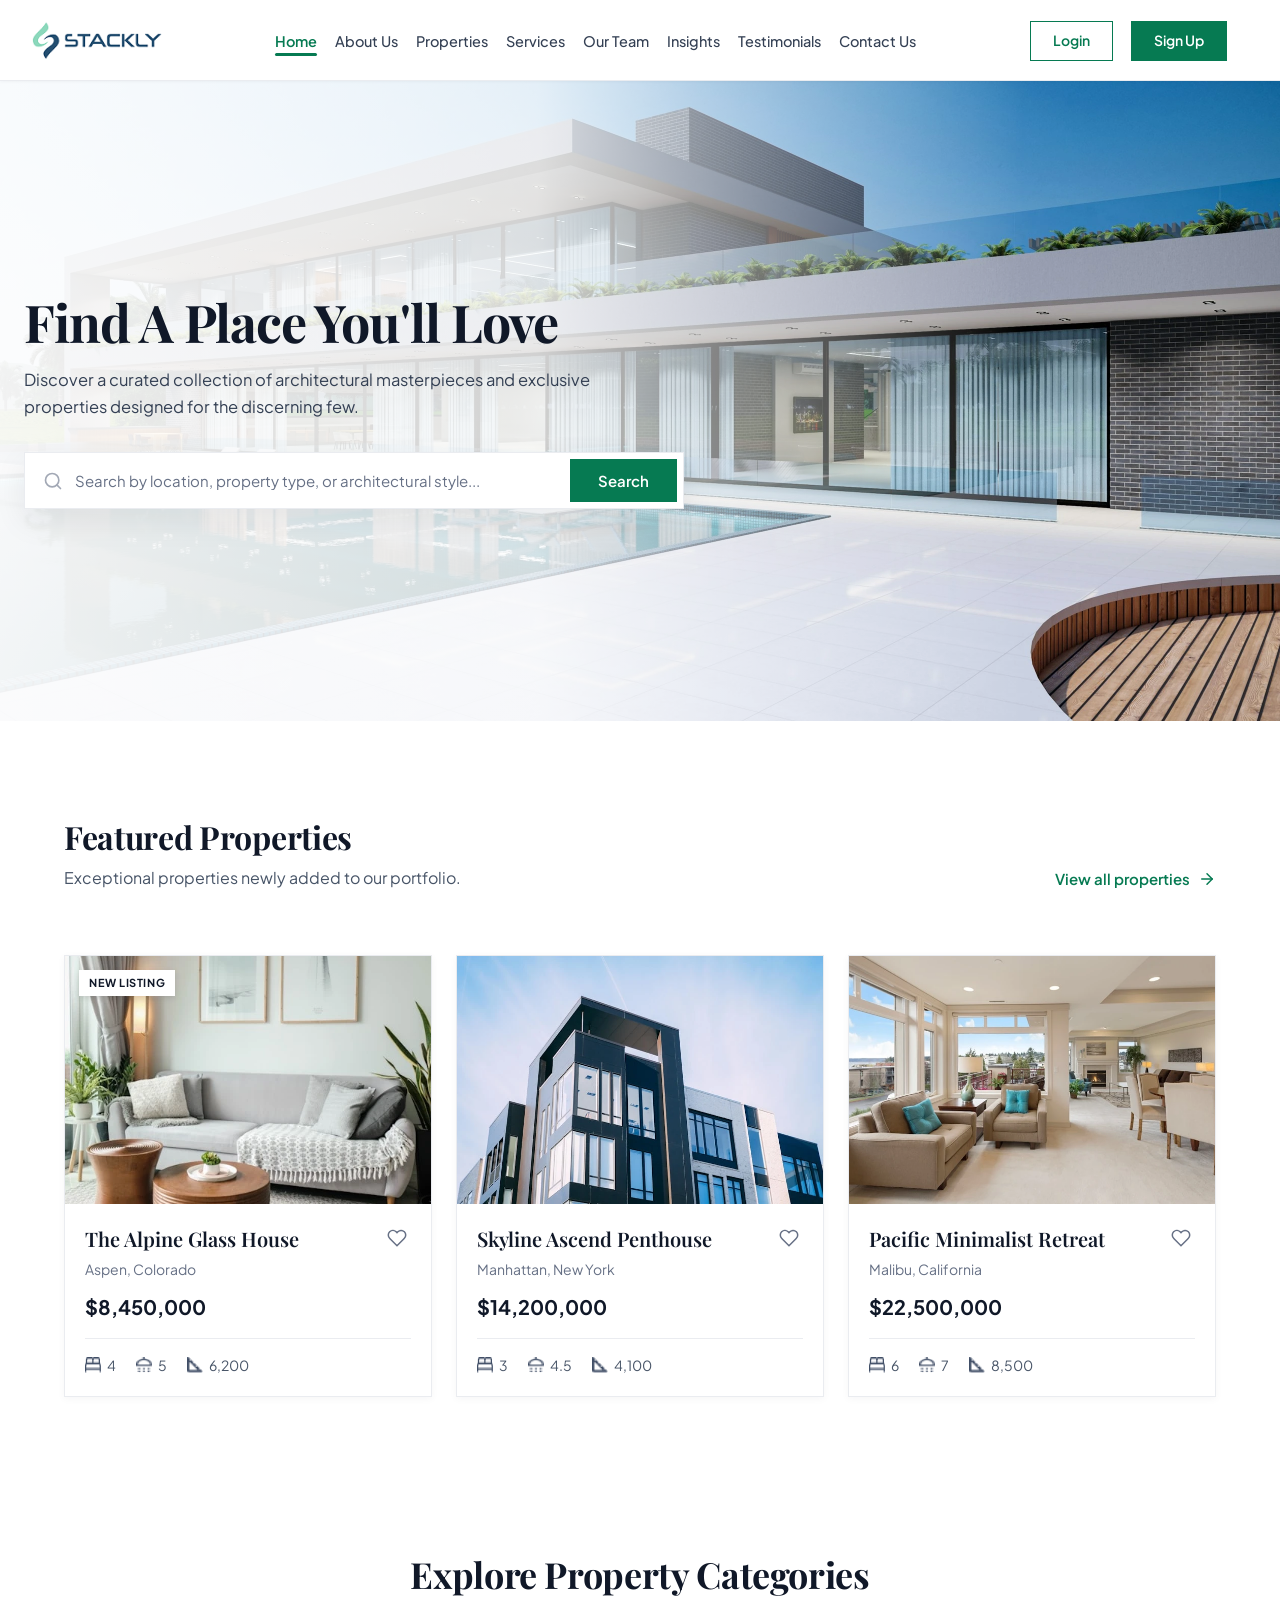
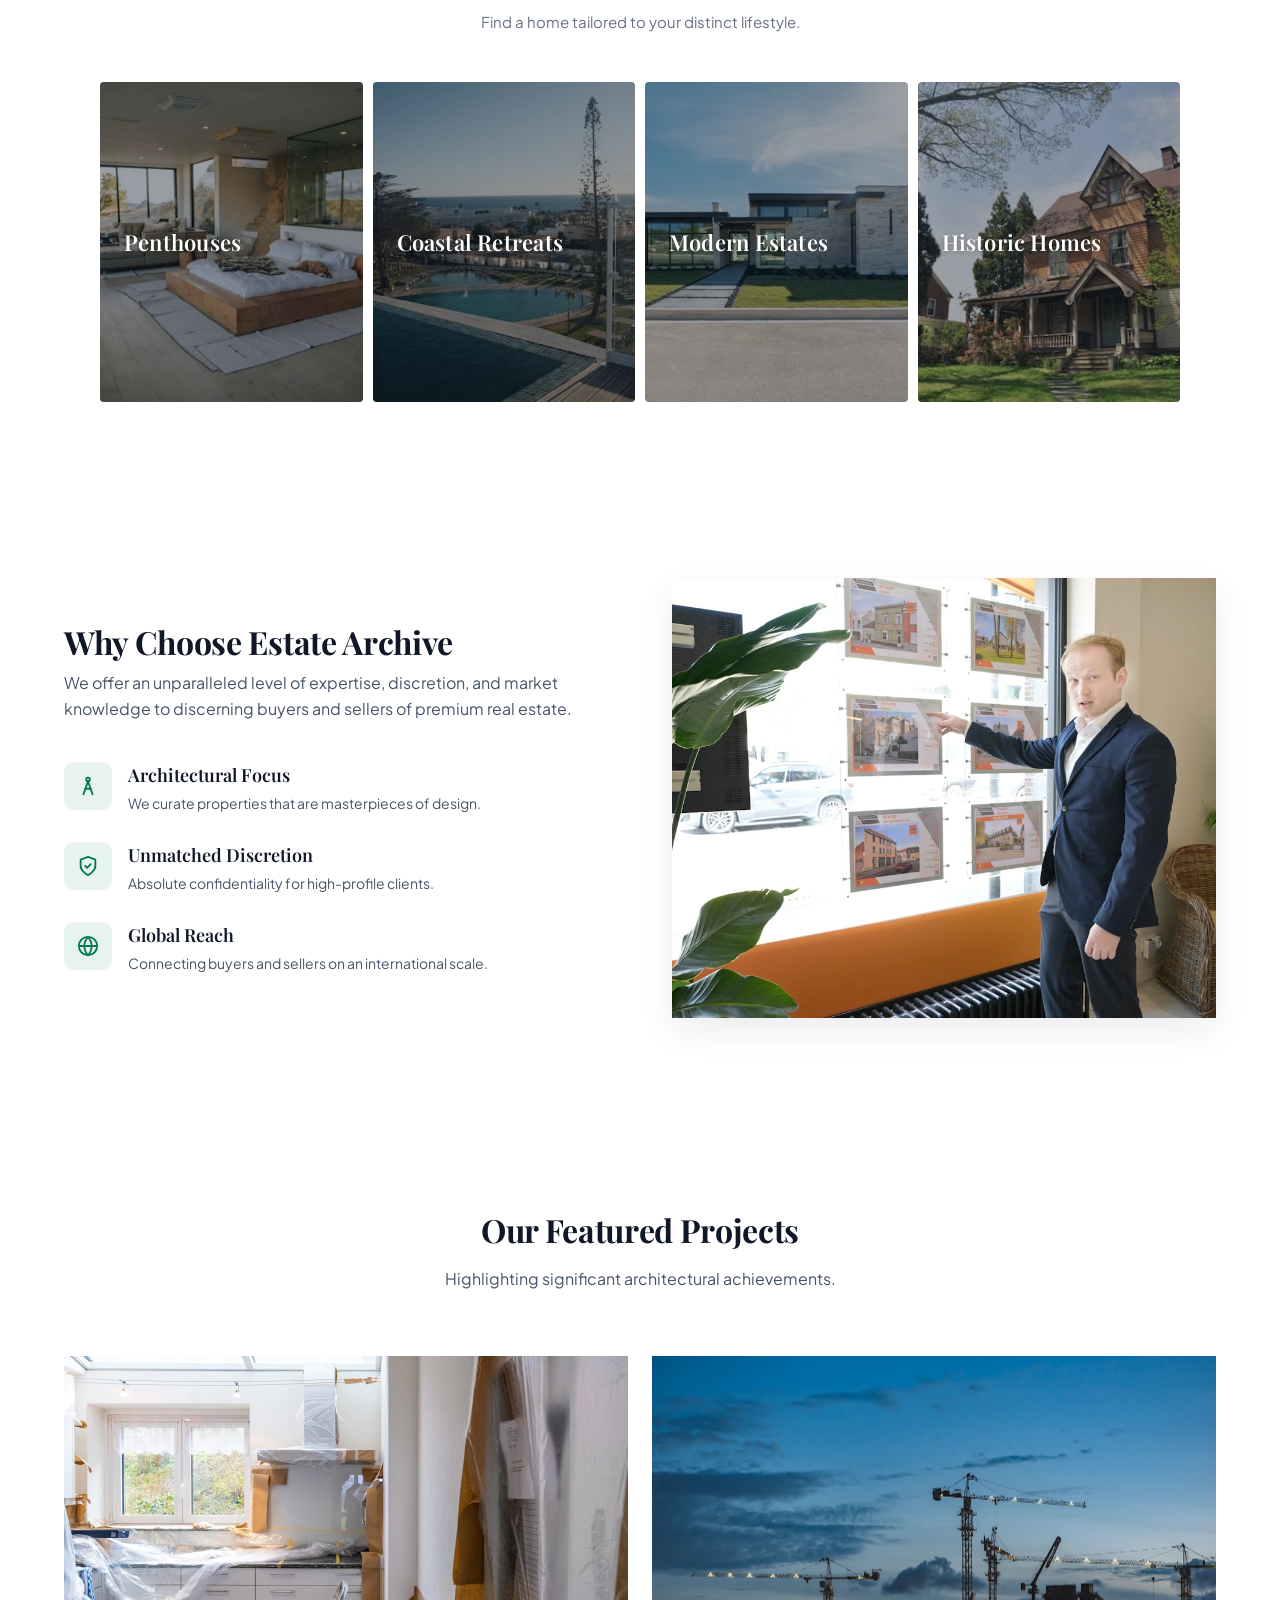
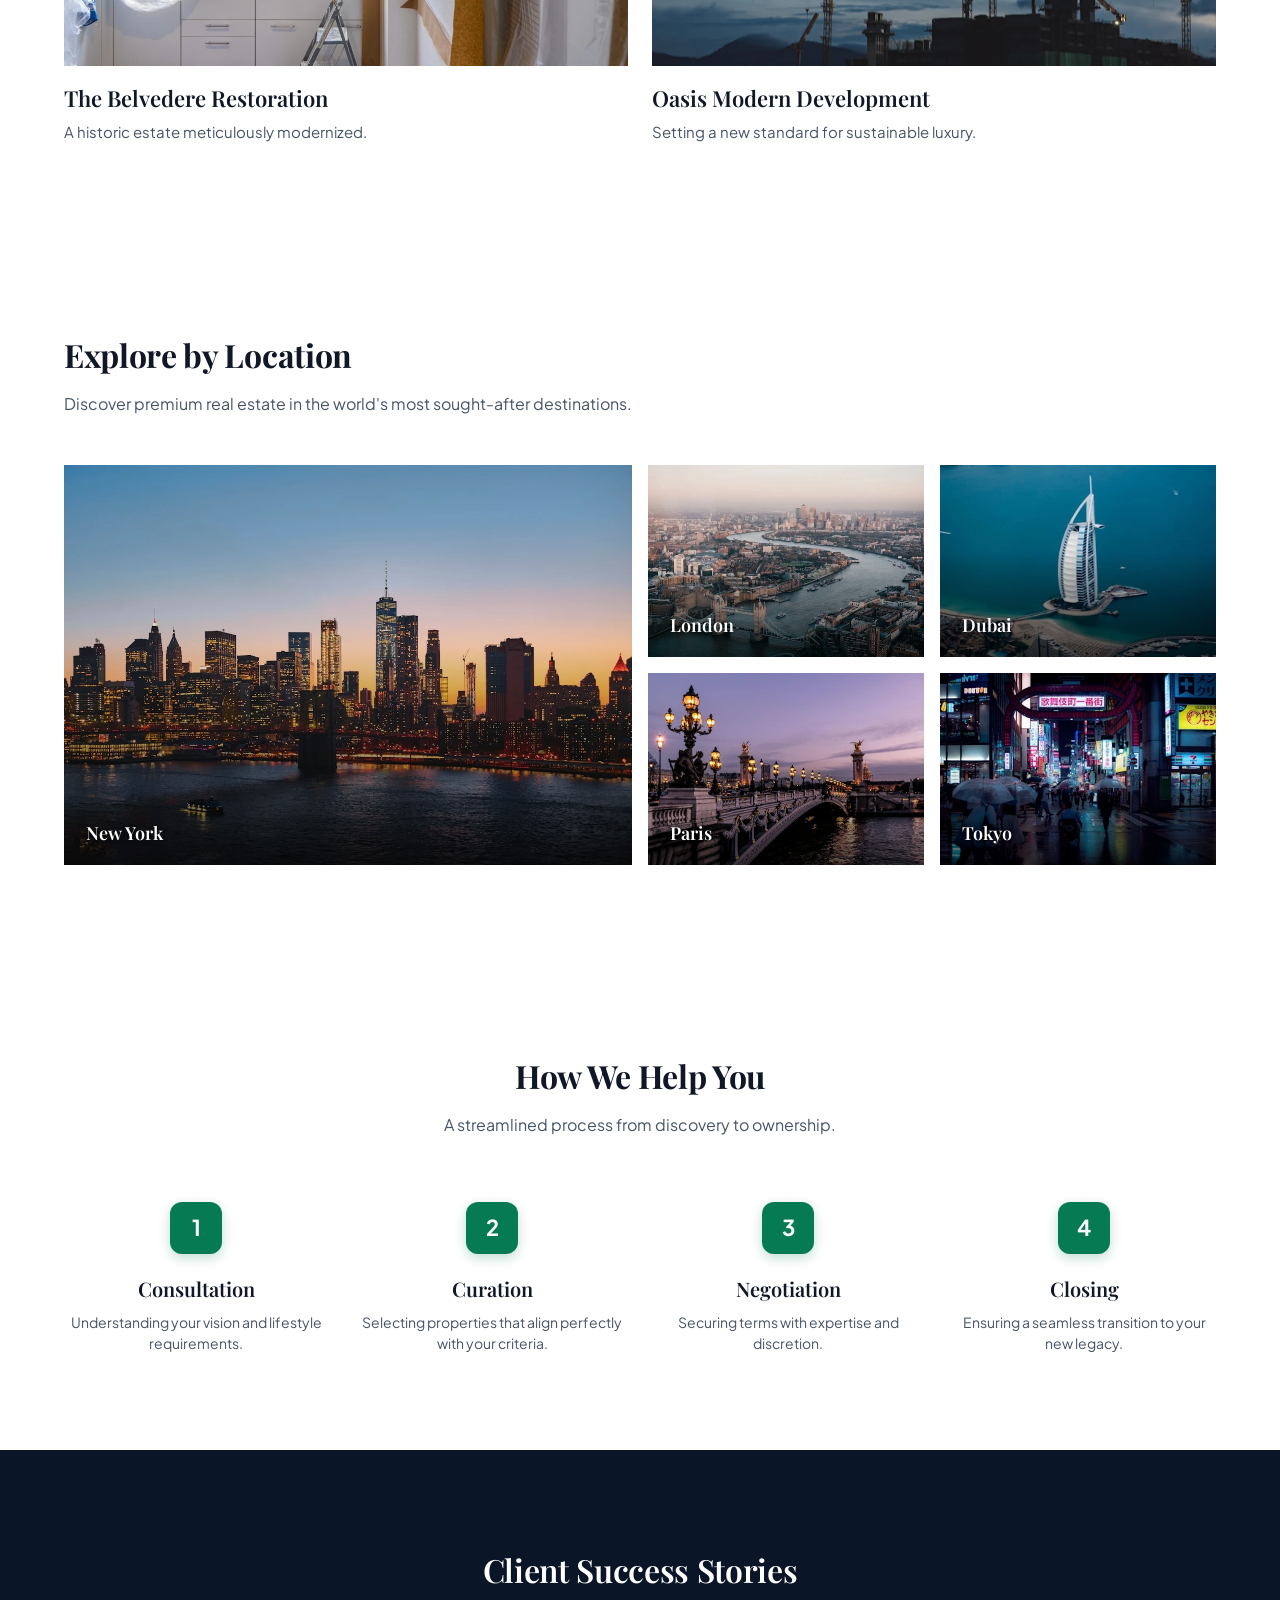
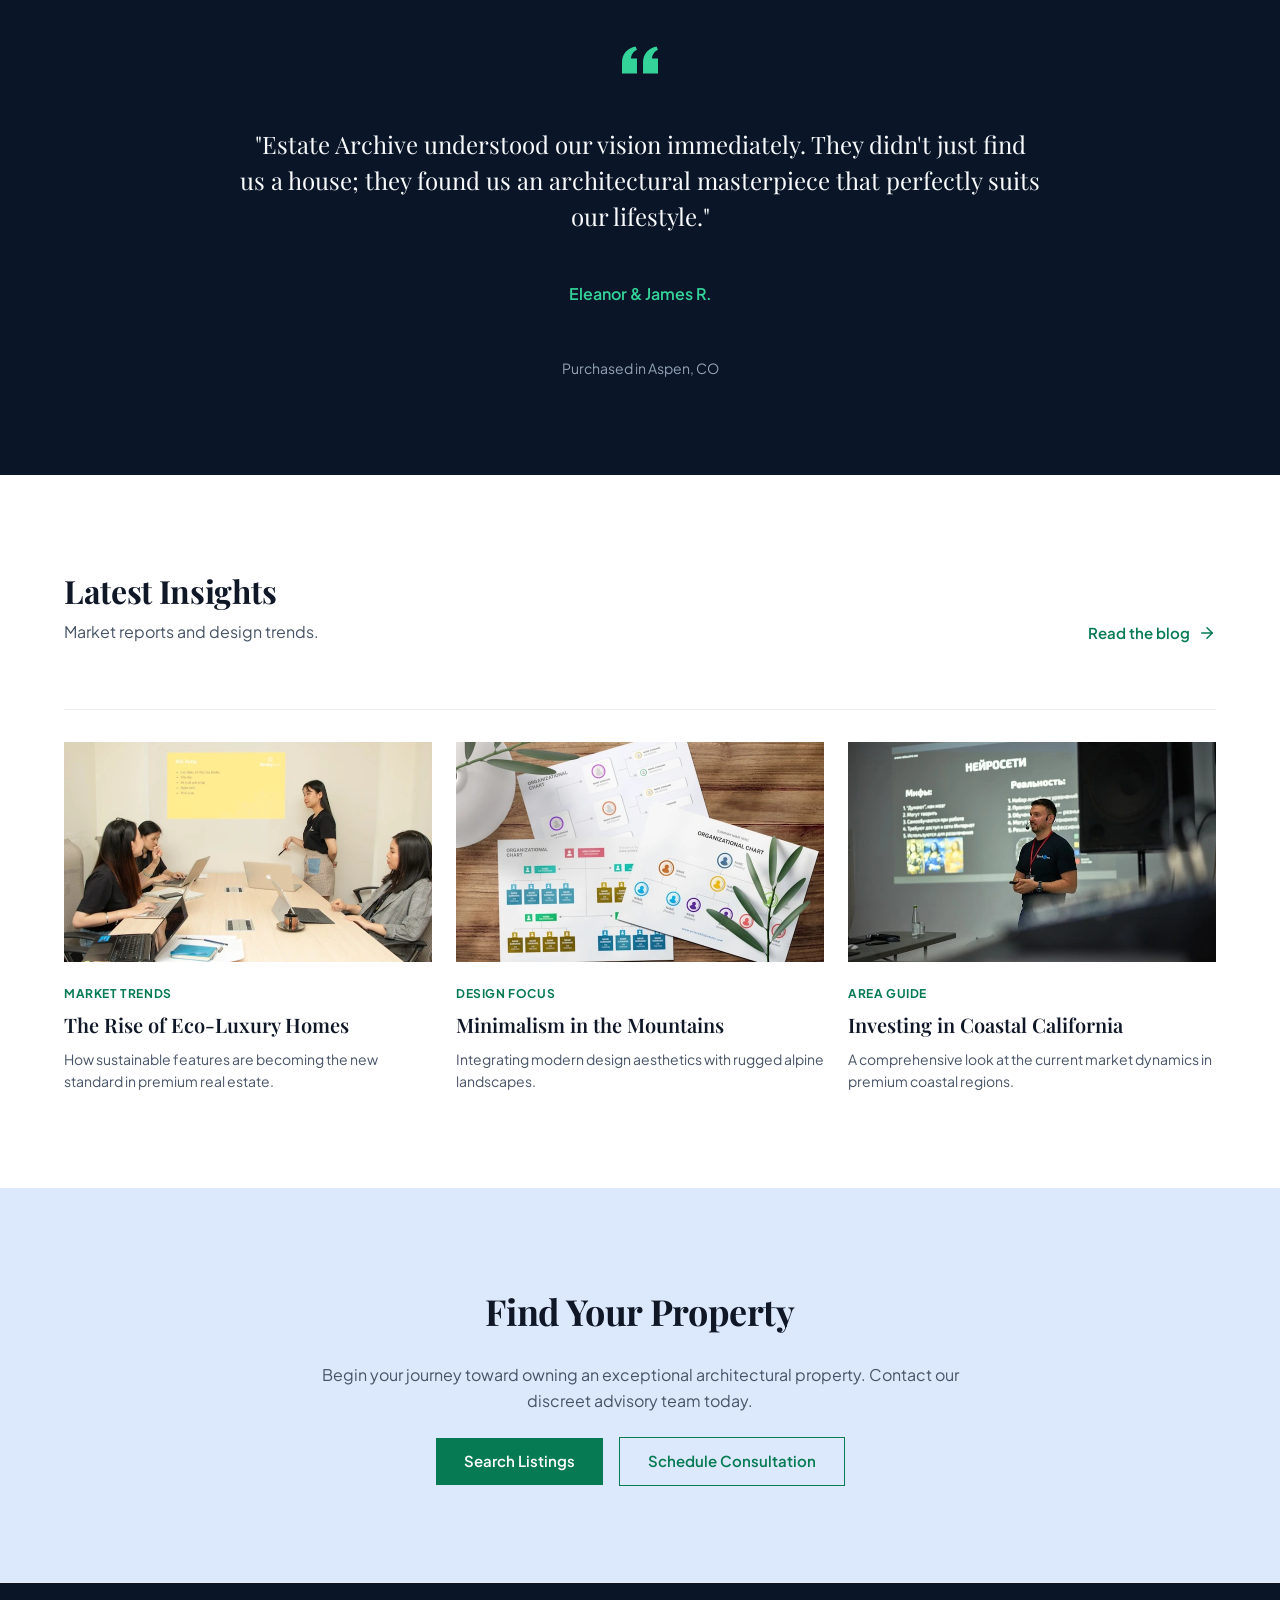
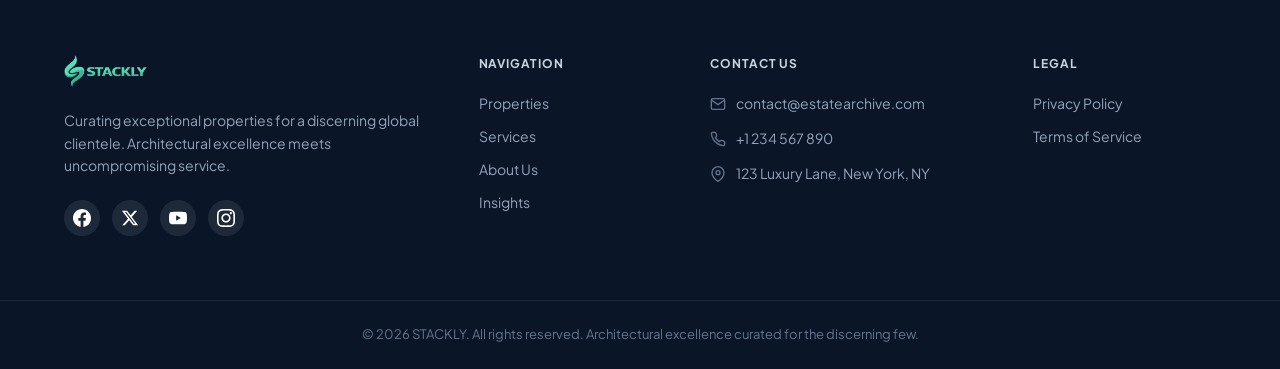
<file: index.html>
<!DOCTYPE html>
<html lang="en">
<head>
  <meta charset="UTF-8">
  <meta name="viewport" content="width=device-width, initial-scale=1.0">
  <title>STACKLY | Luxury Real Estate & Estate Archive</title>
  <!-- Google Fonts: Playfair Display for serif headings, Plus Jakarta Sans for clean typography -->
  <link rel="preconnect" href="https://fonts.googleapis.com">
  <link rel="preconnect" href="https://fonts.gstatic.com" crossorigin>
  <link href="https://fonts.googleapis.com/css2?family=Playfair+Display:ital,wght@0,400;0,600;0,700;1,400&family=Plus+Jakarta+Sans:wght@400;500;600;700&display=swap" rel="stylesheet">
  <link rel="stylesheet" href="style.css">
</head>
<body>

  <!-- ==========================================
       SECTION 1: SITE HEADER
       ========================================== -->
  <header class="site-header">
    <div class="header-container">
      <a href="index.html" class="logo-link">
        <img src="Home.img/logo_stackly_dark.webp" alt="STACKLY Logo" class="site-logo">
      </a>

      <nav class="main-nav">
        <ul class="nav-list">
          <li><a href="index.html" class="nav-link active">Home</a></li>
          <li><a href="about.html" class="nav-link">About Us</a></li>
          <li><a href="properties.html" class="nav-link">Properties</a></li>
          <li><a href="services.html" class="nav-link">Services</a></li>
          <li><a href="our-team.html" class="nav-link">Our Team</a></li>
          <li><a href="insights.html" class="nav-link">Insights</a></li>
          <li><a href="testimonials.html" class="nav-link">Testimonials</a></li>
          <li><a href="contact.html" class="nav-link">Contact Us</a></li>
        </ul>
      </nav>

      <div class="header-actions">
        <a href="login.html" class="btn btn-outline">Login</a>
        <a href="signup.html" class="btn btn-solid">Sign Up</a>
      </div>
    </div>
  </header>

  <main>
    <!-- ==========================================
         SECTION 1: HERO BANNER
         ========================================== -->
    <section class="hero-section">
      <div class="hero-overlay"></div>
      <div class="container">
        <div class="hero-content">
          <h1 class="hero-title">Find A Place You'll Love</h1>
          <p class="hero-subtitle">
            Discover a curated collection of architectural masterpieces and exclusive properties designed for the discerning few.
          </p>

          <div class="search-box">
            <div class="search-input-wrapper">
              <svg class="search-icon" xmlns="http://www.w3.org/2000/svg" width="20" height="20" viewBox="0 0 24 24" fill="none" stroke="#667085" stroke-width="2" stroke-linecap="round" stroke-linejoin="round">
                <circle cx="11" cy="11" r="8"></circle>
                <line x1="21" y1="21" x2="16.65" y2="16.65"></line>
              </svg>
              <input type="text" placeholder="Search by location, property type, or architectural style..." class="search-input">
            </div>
            <button class="btn btn-search">Search</button>
          </div>
        </div>
      </div>
    </section>

    <!-- ==========================================
         SECTION 2: FEATURED PROPERTIES
         ========================================== -->
    <section class="featured-section">
      <div class="container">
        <div class="featured-header">
          <div class="featured-title-box">
            <h2 class="section-title">Featured Properties</h2>
            <p class="section-subtitle">Exceptional properties newly added to our portfolio.</p>
          </div>
          <a href="properties.html" class="view-all-link">
            View all properties
            <svg width="18" height="18" viewBox="0 0 24 24" fill="none" stroke="currentColor" stroke-width="2" stroke-linecap="round" stroke-linejoin="round">
              <line x1="5" y1="12" x2="19" y2="12"></line>
              <polyline points="12 5 19 12 12 19"></polyline>
            </svg>
          </a>
        </div>

        <div class="properties-grid">
          <!-- Card 1 -->
          <div class="property-card">
            <div class="property-image-wrapper">
              <img src="Home.img/section2_featured_property_modern_living_room.webp" alt="The Alpine Glass House" class="property-img">
              <span class="badge badge-new">NEW LISTING</span>
            </div>
            <div class="property-details">
              <div class="property-title-row">
                <h3 class="property-name">The Alpine Glass House</h3>
                <button class="favorite-btn" aria-label="Save Property">
                  <svg width="20" height="20" viewBox="0 0 24 24" fill="none" stroke="#667085" stroke-width="1.8">
                    <path d="M20.84 4.61a5.5 5.5 0 0 0-7.78 0L12 5.67l-1.06-1.06a5.5 5.5 0 0 0-7.78 7.78l1.06 1.06L12 21.23l7.78-7.78 1.06-1.06a5.5 5.5 0 0 0 0-7.78z"></path>
                  </svg>
                </button>
              </div>
              <p class="property-location">Aspen, Colorado</p>
              <div class="property-price">$8,450,000</div>
              <div class="property-specs">
                <span class="spec-item">
                  <img src="Home.img/icon_property_bedroom.webp" alt="Beds" class="spec-icon">
                  4
                </span>
                <span class="spec-item">
                  <img src="Home.img/icon_property_bathroom.webp" alt="Baths" class="spec-icon">
                  5
                </span>
                <span class="spec-item">
                  <img src="Home.img/icon_property_area_sqft.webp" alt="Sqft" class="spec-icon">
                  6,200
                </span>
              </div>
            </div>
          </div>

          <!-- Card 2 -->
          <div class="property-card">
            <div class="property-image-wrapper">
              <img src="Home.img/section2_featured_property_skyline_haven.webp" alt="Skyline Ascend Penthouse" class="property-img">
            </div>
            <div class="property-details">
              <div class="property-title-row">
                <h3 class="property-name">Skyline Ascend Penthouse</h3>
                <button class="favorite-btn" aria-label="Save Property">
                  <svg width="20" height="20" viewBox="0 0 24 24" fill="none" stroke="#667085" stroke-width="1.8">
                    <path d="M20.84 4.61a5.5 5.5 0 0 0-7.78 0L12 5.67l-1.06-1.06a5.5 5.5 0 0 0-7.78 7.78l1.06 1.06L12 21.23l7.78-7.78 1.06-1.06a5.5 5.5 0 0 0 0-7.78z"></path>
                  </svg>
                </button>
              </div>
              <p class="property-location">Manhattan, New York</p>
              <div class="property-price">$14,200,000</div>
              <div class="property-specs">
                <span class="spec-item">
                  <img src="Home.img/icon_property_bedroom.webp" alt="Beds" class="spec-icon">
                  3
                </span>
                <span class="spec-item">
                  <img src="Home.img/icon_property_bathroom.webp" alt="Baths" class="spec-icon">
                  4.5
                </span>
                <span class="spec-item">
                  <img src="Home.img/icon_property_area_sqft.webp" alt="Sqft" class="spec-icon">
                  4,100
                </span>
              </div>
            </div>
          </div>

          <!-- Card 3 -->
          <div class="property-card">
            <div class="property-image-wrapper">
              <img src="Home.img/section2_featured_property_riverfront_villa.webp" alt="Pacific Minimalist Retreat" class="property-img">
            </div>
            <div class="property-details">
              <div class="property-title-row">
                <h3 class="property-name">Pacific Minimalist Retreat</h3>
                <button class="favorite-btn" aria-label="Save Property">
                  <svg width="20" height="20" viewBox="0 0 24 24" fill="none" stroke="#667085" stroke-width="1.8">
                    <path d="M20.84 4.61a5.5 5.5 0 0 0-7.78 0L12 5.67l-1.06-1.06a5.5 5.5 0 0 0-7.78 7.78l1.06 1.06L12 21.23l7.78-7.78 1.06-1.06a5.5 5.5 0 0 0 0-7.78z"></path>
                  </svg>
                </button>
              </div>
              <p class="property-location">Malibu, California</p>
              <div class="property-price">$22,500,000</div>
              <div class="property-specs">
                <span class="spec-item">
                  <img src="Home.img/icon_property_bedroom.webp" alt="Beds" class="spec-icon">
                  6
                </span>
                <span class="spec-item">
                  <img src="Home.img/icon_property_bathroom.webp" alt="Baths" class="spec-icon">
                  7
                </span>
                <span class="spec-item">
                  <img src="Home.img/icon_property_area_sqft.webp" alt="Sqft" class="spec-icon">
                  8,500
                </span>
              </div>
            </div>
          </div>

        </div>
      </div>
    </section>

    <!-- ==========================================
         SECTION 3: EXPLORE PROPERTY CATEGORIES
         ========================================== -->
    <section class="cat-section">
      <div class="cat-wrapper">

        <div class="cat-header">
          <h2 class="cat-title">Explore Property Categories</h2>
          <p class="cat-subtitle">Find a home tailored to your distinct lifestyle.</p>
        </div>

        <div class="cat-grid">
          <!-- Penthouses: bedroom interior with floor-to-ceiling windows -->
          <div class="cat-card">
            <img src="Home.img/section3_category_townhouse.webp" alt="Penthouses" class="cat-img">
            <div class="cat-overlay">
              <h3 class="cat-name">Penthouses</h3>
            </div>
          </div>

          <!-- Coastal Retreats: outdoor pool / coastal aerial scene -->
          <div class="cat-card">
            <img src="Home.img/section3_category_commercial_property.webp" alt="Coastal Retreats" class="cat-img">
            <div class="cat-overlay">
              <h3 class="cat-name">Coastal Retreats</h3>
            </div>
          </div>

          <!-- Modern Estates: modern flat-roof white villa exterior -->
          <div class="cat-card">
            <img src="Home.img/section3_category_modern_villa.webp" alt="Modern Estates" class="cat-img">
            <div class="cat-overlay">
              <h3 class="cat-name">Modern Estates</h3>
            </div>
          </div>

          <!-- Historic Homes: Victorian / heritage house with trees -->
          <div class="cat-card">
            <img src="Home.img/section3_category_family_home.webp" alt="Historic Homes" class="cat-img">
            <div class="cat-overlay">
              <h3 class="cat-name">Historic Homes</h3>
            </div>
          </div>
        </div>

      </div>
    </section>

    <!-- ==========================================
         SECTION 4: WHY CHOOSE ESTATE ARCHIVE
         ========================================== -->
    <section class="why-choose-section">
      <div class="container why-choose-container">
        <div class="why-choose-text">
          <h2 class="section-title">Why Choose Estate Archive</h2>
          <p class="section-description">
            We offer an unparalleled level of expertise, discretion, and market knowledge to discerning buyers and sellers of premium real estate.
          </p>

          <div class="feature-list">
            <div class="feature-item">
              <div class="feature-icon-wrapper">
                <svg width="22" height="22" viewBox="0 0 24 24" fill="none" stroke="#067A52" stroke-width="2" stroke-linecap="round" stroke-linejoin="round">
                  <circle cx="12" cy="5" r="2"></circle>
                  <path d="M12 7L7 21"></path>
                  <path d="M12 7l5 14"></path>
                  <path d="M9 15h6"></path>
                </svg>
              </div>
              <div class="feature-content">
                <h3 class="feature-title">Architectural Focus</h3>
                <p class="feature-desc">We curate properties that are masterpieces of design.</p>
              </div>
            </div>

            <div class="feature-item">
              <div class="feature-icon-wrapper">
                <svg width="22" height="22" viewBox="0 0 24 24" fill="none" stroke="#067A52" stroke-width="2" stroke-linecap="round" stroke-linejoin="round">
                  <path d="M12 22s8-4 8-10V5l-8-3-8 3v7c0 6 8 10 8 10z"></path>
                  <path d="M9 12l2 2 4-4"></path>
                </svg>
              </div>
              <div class="feature-content">
                <h3 class="feature-title">Unmatched Discretion</h3>
                <p class="feature-desc">Absolute confidentiality for high-profile clients.</p>
              </div>
            </div>

            <div class="feature-item">
              <div class="feature-icon-wrapper">
                <svg width="22" height="22" viewBox="0 0 24 24" fill="none" stroke="#067A52" stroke-width="2" stroke-linecap="round" stroke-linejoin="round">
                  <circle cx="12" cy="12" r="10"></circle>
                  <path d="M12 2a15.3 15.3 0 0 1 4 10 15.3 15.3 0 0 1-4 10 15.3 15.3 0 0 1-4-10 15.3 15.3 0 0 1 4-10z"></path>
                  <line x1="2" y1="12" x2="22" y2="12"></line>
                </svg>
              </div>
              <div class="feature-content">
                <h3 class="feature-title">Global Reach</h3>
                <p class="feature-desc">Connecting buyers and sellers on an international scale.</p>
              </div>
            </div>
          </div>
        </div>

        <div class="why-choose-image-wrapper">
          <img src="Home.img/section4_why_choose_us_advisor.webp" alt="Real Estate Advisor presenting window listings" class="why-choose-img">
        </div>
      </div>
    </section>

    <!-- ==========================================
         SECTION 5: OUR FEATURED PROJECTS
         ========================================== -->
    <section class="projects-section">
      <div class="container">
        <div class="section-header center">
          <h2 class="section-title">Our Featured Projects</h2>
          <p class="section-subtitle">Highlighting significant architectural achievements.</p>
        </div>

        <div class="projects-grid">
          <div class="project-card">
            <div class="project-img-wrapper">
              <img src="Home.img/section5_project_parkside_modern_villa.webp" alt="The Belvedere Restoration" class="project-img">
            </div>
            <h3 class="project-title">The Belvedere Restoration</h3>
            <p class="project-desc">A historic estate meticulously modernized.</p>
          </div>

          <div class="project-card">
            <div class="project-img-wrapper">
              <img src="Home.img/section5_project_grand_sky_view.webp" alt="Oasis Modern Development" class="project-img">
            </div>
            <h3 class="project-title">Oasis Modern Development</h3>
            <p class="project-desc">Setting a new standard for sustainable luxury.</p>
          </div>
        </div>
      </div>
    </section>

    <!-- ==========================================
         SECTION 6: EXPLORE BY LOCATION
         ========================================== -->
    <section class="locations-section">
      <div class="container">
        <div class="section-header">
          <h2 class="section-title">Explore by Location</h2>
          <p class="section-subtitle">Discover premium real estate in the world's most sought-after destinations.</p>
        </div>

        <div class="locations-grid">
          <!-- Large Feature Card: New York -->
          <div class="location-card location-large">
            <img src="Home.img/section6_location_new_york_skyline.webp" alt="New York" class="location-img">
            <div class="location-overlay">
              <h3 class="location-name">New York</h3>
            </div>
          </div>

          <!-- Right Grid of 4 Locations -->
          <div class="locations-subgrid">
            <div class="location-card">
              <img src="Home.img/section6_location_london_tower_bridge.webp" alt="London" class="location-img">
              <div class="location-overlay">
                <h3 class="location-name">London</h3>
              </div>
            </div>

            <div class="location-card">
              <img src="Home.img/section6_location_dubai_burj_al_arab.webp" alt="Dubai" class="location-img">
              <div class="location-overlay">
                <h3 class="location-name">Dubai</h3>
              </div>
            </div>

            <div class="location-card">
              <img src="Home.img/section6_location_paris_bridge.webp" alt="Paris" class="location-img">
              <div class="location-overlay">
                <h3 class="location-name">Paris</h3>
              </div>
            </div>

            <div class="location-card">
              <img src="Home.img/section6_location_tokyo_night.webp" alt="Tokyo" class="location-img">
              <div class="location-overlay">
                <h3 class="location-name">Tokyo</h3>
              </div>
            </div>
          </div>
        </div>
      </div>
    </section>

    <!-- ==========================================
         SECTION 7: HOW WE HELP YOU
         ========================================== -->
    <section class="process-section">
      <div class="container">
        <div class="section-header center">
          <h2 class="section-title">How We Help You</h2>
          <p class="section-subtitle">A streamlined process from discovery to ownership.</p>
        </div>

        <div class="process-grid">
          <div class="process-step">
            <div class="step-number">1</div>
            <h3 class="step-title">Consultation</h3>
            <p class="step-desc">Understanding your vision and lifestyle requirements.</p>
          </div>

          <div class="process-step">
            <div class="step-number">2</div>
            <h3 class="step-title">Curation</h3>
            <p class="step-desc">Selecting properties that align perfectly with your criteria.</p>
          </div>

          <div class="process-step">
            <div class="step-number">3</div>
            <h3 class="step-title">Negotiation</h3>
            <p class="step-desc">Securing terms with expertise and discretion.</p>
          </div>

          <div class="process-step">
            <div class="step-number">4</div>
            <h3 class="step-title">Closing</h3>
            <p class="step-desc">Ensuring a seamless transition to your new legacy.</p>
          </div>
        </div>
      </div>
    </section>

    <!-- ==========================================
         SECTION 8: CLIENT SUCCESS STORIES
         ========================================== -->
    <section class="testimonial-section">
      <div class="testimonial-container">
        <h2 class="testimonial-heading">Client Success Stories</h2>
        <div class="quote-icon">
          <svg width="36" height="36" viewBox="0 0 24 24" fill="var(--color-mint, #34D399)"><path d="M14.017 21v-7.391c0-5.704 3.731-9.57 8.983-10.609l.995 2.151c-2.432.917-3.995 3.638-3.995 5.849h4v10h-9.983zm-14.017 0v-7.391c0-5.704 3.748-9.57 9-10.609l.996 2.151c-2.433.917-3.996 3.638-3.996 5.849h3.983v10h-9.983z"/></svg>
        </div>
        <blockquote class="quote-text">
          "Estate Archive understood our vision immediately. They didn't just find us a house; they found us an architectural masterpiece that perfectly suits our lifestyle."
        </blockquote>
        <div class="quote-author">Eleanor &amp; James R.</div>
        <div class="quote-location">Purchased in Aspen, CO</div>
      </div>
    </section>

    <!-- ==========================================
         SECTION 9: LATEST REAL ESTATE INSIGHTS
         ========================================== -->
    <section class="home-insights-section">
      <div class="container">
        <div class="featured-header">
          <div class="featured-title-box">
            <h2 class="section-title">Latest Insights</h2>
            <p class="section-subtitle">Market reports and design trends.</p>
          </div>
          <a href="insights.html" class="view-all-link">
            Read the blog
            <svg width="18" height="18" viewBox="0 0 24 24" fill="none" stroke="currentColor" stroke-width="2" stroke-linecap="round" stroke-linejoin="round">
              <line x1="5" y1="12" x2="19" y2="12"></line>
              <polyline points="12 5 19 12 12 19"></polyline>
            </svg>
          </a>
        </div>

        <div class="trends-grid">
          <!-- Insight Card 1 -->
          <div class="home-insight-card">
            <div class="home-insight-img-wrapper">
              <img src="Home.img/section8_insight_future_real_estate_marketing.webp" alt="The Rise of Eco-Luxury Homes" class="home-insight-img">
            </div>
            <div class="home-insight-content">
              <span class="trend-tag">MARKET TRENDS</span>
              <h3 class="trend-title">The Rise of Eco-Luxury Homes</h3>
              <p class="trend-desc">How sustainable features are becoming the new standard in premium real estate.</p>
            </div>
          </div>

          <!-- Insight Card 2 -->
          <div class="home-insight-card">
            <div class="home-insight-img-wrapper">
              <img src="Home.img/section8_insight_5_steps_buy_home.webp" alt="Minimalism in the Mountains" class="home-insight-img">
            </div>
            <div class="home-insight-content">
              <span class="trend-tag">DESIGN FOCUS</span>
              <h3 class="trend-title">Minimalism in the Mountains</h3>
              <p class="trend-desc">Integrating modern design aesthetics with rugged alpine landscapes.</p>
            </div>
          </div>

          <!-- Insight Card 3 -->
          <div class="home-insight-card">
            <div class="home-insight-img-wrapper">
              <img src="Home.img/section8_insight_commercial_real_estate.webp" alt="Investing in Coastal California" class="home-insight-img">
            </div>
            <div class="home-insight-content">
              <span class="trend-tag">AREA GUIDE</span>
              <h3 class="trend-title">Investing in Coastal California</h3>
              <p class="trend-desc">A comprehensive look at the current market dynamics in premium coastal regions.</p>
            </div>
          </div>
        </div>
      </div>
    </section>

    <!-- ==========================================
         SECTION 10: FIND YOUR PROPERTY (CTA BANNER)
         ========================================== -->
    <section class="find-property-cta">
      <div class="cta-container">
        <h2 class="cta-title">Find Your Property</h2>
        <p class="cta-subtitle">
          Begin your journey toward owning an exceptional architectural property. Contact our discreet advisory team today.
        </p>
        <div class="cta-actions">
          <a href="properties.html" class="btn btn-cta-primary">Search Listings</a>
          <a href="contact.html" class="btn btn-cta-secondary">Schedule Consultation</a>
        </div>
      </div>
    </section>

  </main>

  <!-- ==========================================
       SECTION 11: SITE FOOTER (EXACT RECREATION)
       ========================================== -->
  <footer class="site-footer">
    <div class="container">
      <div class="footer-grid">
        <!-- Brand Column -->
        <div class="footer-brand-col">
          <a href="index.html" class="footer-logo-link">
            <img src="Home.img/logo_stackly_teal.webp" alt="STACKLY Logo" class="footer-logo">
          </a>
          <p class="footer-brand-desc">
            Curating exceptional properties for a discerning global clientele. Architectural excellence meets uncompromising service.
          </p>
          <div class="footer-socials">
            <a href="https://facebook.com" target="_blank" rel="noopener" class="social-icon" aria-label="Facebook">
              <svg width="18" height="18" fill="currentColor" viewBox="0 0 24 24"><path d="M24 12.073c0-6.627-5.373-12-12-12s-12 5.373-12 12c0 5.99 4.388 10.954 10.125 11.854v-8.385H7.078v-3.47h3.047V9.43c0-3.007 1.792-4.669 4.533-4.669 1.312 0 2.686.235 2.686.235v2.953H15.83c-1.491 0-1.956.925-1.956 1.874v2.25h3.328l-.532 3.47h-2.796v8.385C20.612 23.027 24 18.062 24 12.073z"/></svg>
            </a>
            <a href="https://x.com" target="_blank" rel="noopener" class="social-icon" aria-label="X (Twitter)">
              <svg width="18" height="18" fill="currentColor" viewBox="0 0 24 24"><path d="M18.244 2.25h3.308l-7.227 8.26 8.502 11.24H16.17l-5.214-6.817L4.99 21.75H1.68l7.73-8.835L1.254 2.25H8.08l4.713 6.231zm-1.161 17.52h1.833L7.084 4.126H5.117z"/></svg>
            </a>
            <a href="https://youtube.com" target="_blank" rel="noopener" class="social-icon" aria-label="YouTube">
              <svg width="18" height="18" fill="currentColor" viewBox="0 0 24 24"><path d="M23.498 6.186a3.016 3.016 0 0 0-2.122-2.136C19.505 3.545 12 3.545 12 3.545s-7.505 0-9.377.505A3.017 3.017 0 0 0 .502 6.186C0 8.07 0 12 0 12s0 3.93.502 5.814a3.016 3.016 0 0 0 2.122 2.136c1.871.505 9.376.505 9.376.505s7.505 0 9.377-.505a3.015 3.015 0 0 0 2.122-2.136C24 15.93 24 12 24 12s0-3.93-.502-5.814zM9.545 15.568V8.432L15.818 12l-6.273 3.568z"/></svg>
            </a>
            <a href="https://instagram.com" target="_blank" rel="noopener" class="social-icon" aria-label="Instagram">
              <svg width="18" height="18" fill="currentColor" viewBox="0 0 24 24"><path d="M12 2.163c3.204 0 3.584.012 4.85.07 3.252.148 4.771 1.691 4.919 4.919.058 1.265.069 1.645.069 4.849 0 3.205-.012 3.584-.069 4.849-.149 3.225-1.664 4.771-4.919 4.919-1.266.058-1.644.07-4.85.07-3.204 0-3.584-.012-4.849-.07-3.26-.149-4.771-1.699-4.919-4.92-.058-1.265-.07-1.644-.07-4.849 0-3.204.013-3.583.07-4.849.149-3.227 1.664-4.771 4.919-4.919 1.266-.057 1.645-.069 4.849-.069zm0-2.163c-3.259 0-3.667.014-4.947.072-4.358.2-6.78 2.618-6.98 6.98-.059 1.281-.073 1.689-.073 4.948 0 3.259.014 3.668.072 4.948.2 4.358 2.618 6.78 6.98 6.98 1.281.058 1.689.072 4.948.072 3.259 0 3.668-.014 4.948-.072 4.354-.2 6.782-2.618 6.979-6.98.059-1.28.073-1.689.073-4.948 0-3.259-.014-3.667-.072-4.947-.196-4.354-2.617-6.78-6.979-6.98-1.281-.059-1.69-.073-4.949-.073zm0 5.838c-3.403 0-6.162 2.759-6.162 6.162s2.759 6.163 6.162 6.163 6.162-2.759 6.162-6.163c0-3.403-2.759-6.162-6.162-6.162zm0 10.162c-2.209 0-4-1.79-4-4 0-2.209 1.791-4 4-4s4 1.791 4 4c0 2.21-1.791 4-4 4zm6.406-11.845c-.796 0-1.441.645-1.441 1.44s.645 1.44 1.441 1.44c.795 0 1.439-.645 1.439-1.44s-.644-1.44-1.439-1.44z"/></svg>
            </a>
          </div>
        </div>

        <!-- Navigation Column -->
        <div class="footer-nav-col">
          <h4 class="footer-heading">Navigation</h4>
          <ul class="footer-link-list">
            <li><a href="properties.html">Properties</a></li>
            <li><a href="services.html">Services</a></li>
            <li><a href="about.html">About Us</a></li>
            <li><a href="insights.html">Insights</a></li>
          </ul>
        </div>

        <!-- Contact Us Column -->
        <div class="footer-contact-col">
          <h4 class="footer-heading">CONTACT US</h4>
          <ul class="footer-contact-list">
            <li>
              <svg class="contact-icon" width="16" height="16" viewBox="0 0 24 24" fill="none" stroke="currentColor" stroke-width="2"><path d="M4 4h16c1.1 0 2 .9 2 2v12c0 1.1-.9 2-2 2H4c-1.1 0-2-.9-2-2V6c0-1.1.9-2 2-2z"/><polyline points="22,6 12,13 2,6"/></svg>
              <span>contact@estatearchive.com</span>
            </li>
            <li>
              <svg class="contact-icon" width="16" height="16" viewBox="0 0 24 24" fill="none" stroke="currentColor" stroke-width="2"><path d="M22 16.92v3a2 2 0 0 1-2.18 2 19.79 19.79 0 0 1-8.63-3.07 19.5 19.5 0 0 1-6-6 19.79 19.79 0 0 1-3.07-8.67A2 2 0 0 1 4.11 2h3a2 2 0 0 1 2 1.72 12.84 12.84 0 0 0 .7 2.81 2 2 0 0 1-.45 2.11L8.09 9.91a16 16 0 0 0 6 6l1.27-1.27a2 2 0 0 1 2.11-.45 12.84 12.84 0 0 0 2.81.7A2 2 0 0 1 22 16.92z"/></svg>
              <span>+1 234 567 890</span>
            </li>
            <li>
              <svg class="contact-icon" width="16" height="16" viewBox="0 0 24 24" fill="none" stroke="currentColor" stroke-width="2"><path d="M21 10c0 7-9 13-9 13s-9-6-9-13a9 9 0 0 1 18 0z"/><circle cx="12" cy="10" r="3"/></svg>
              <span>123 Luxury Lane, New York, NY</span>
            </li>
          </ul>
        </div>

        <!-- Legal Column -->
        <div class="footer-legal-col">
          <h4 class="footer-heading">Legal</h4>
          <ul class="footer-link-list">
            <li><a href="404.html">Privacy Policy</a></li>
            <li><a href="404.html">Terms of Service</a></li>
          </ul>
        </div>
      </div>
    </div>

    <div class="footer-bottom-bar">
      <p>&copy; 2026 STACKLY. All rights reserved. Architectural excellence curated for the discerning few.</p>
    </div>
  </footer>

  <script src="script.js"></script>
</body>
</html>
</file>
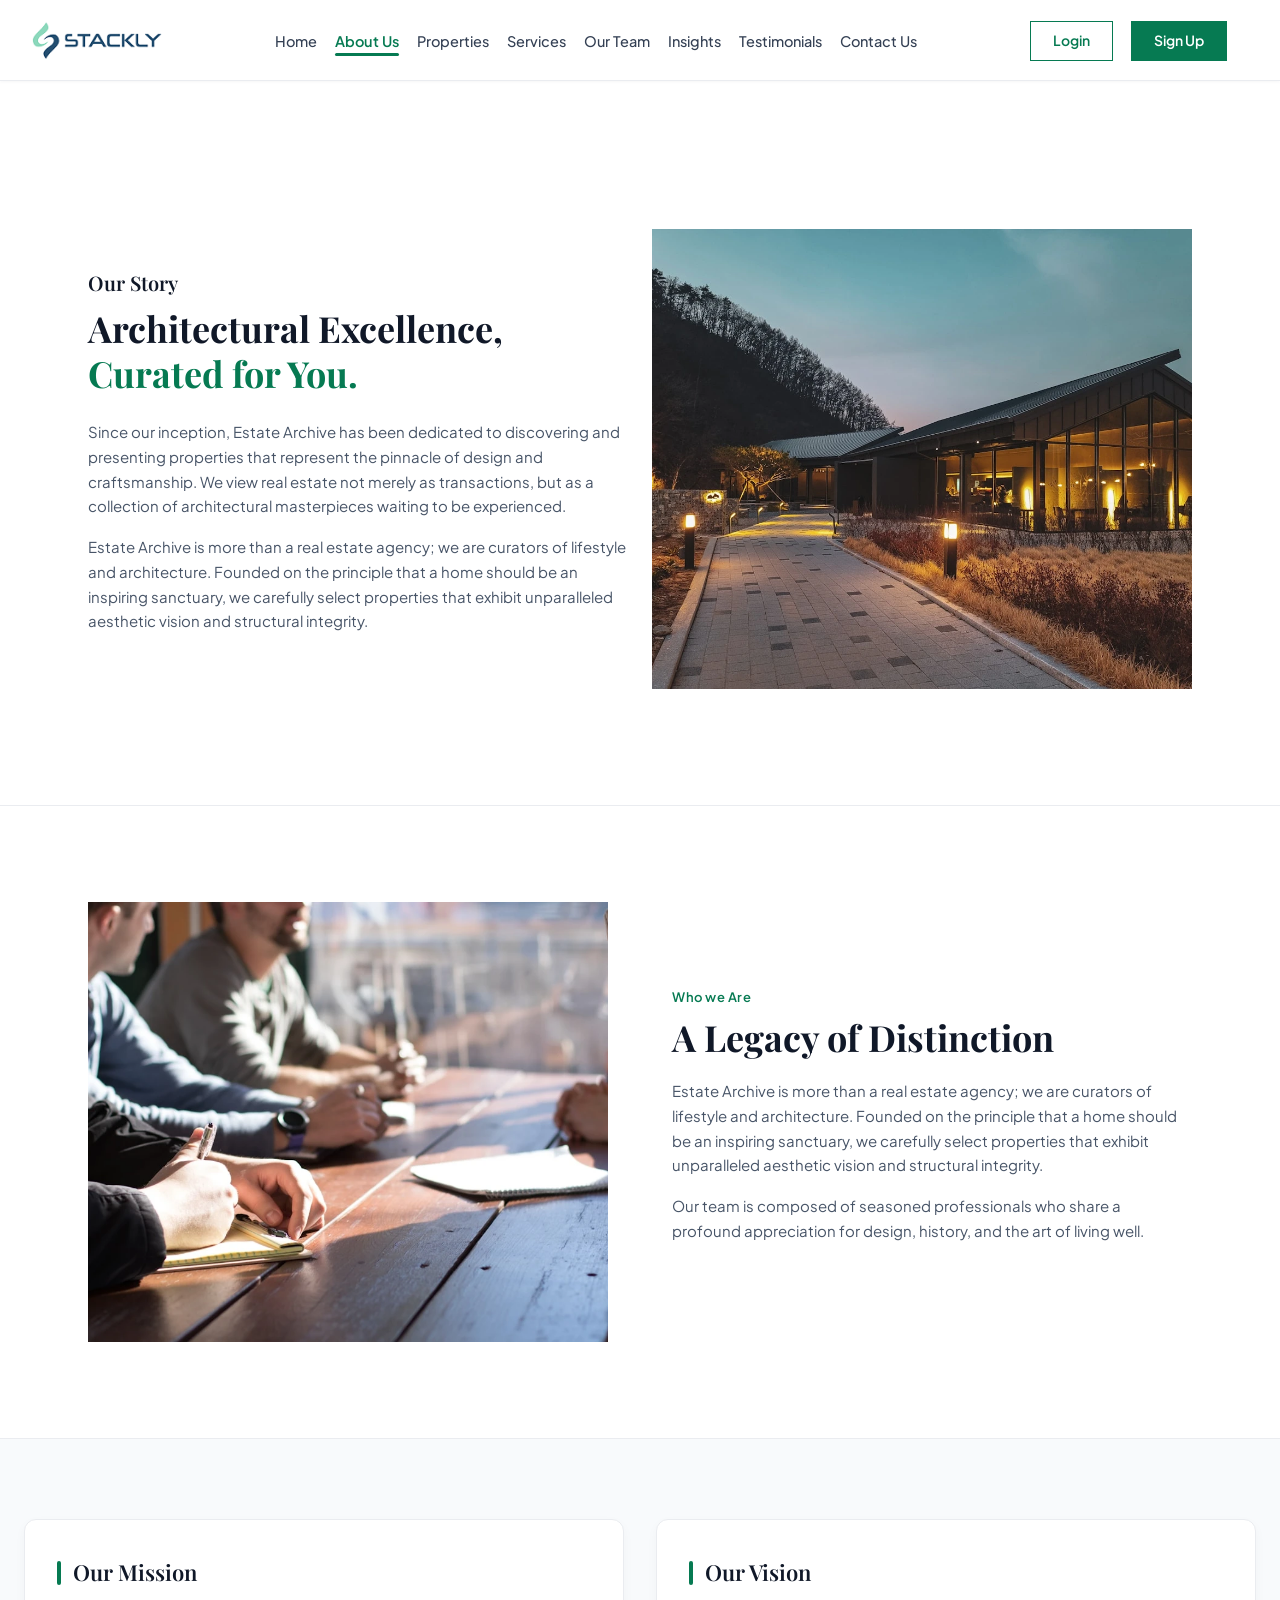
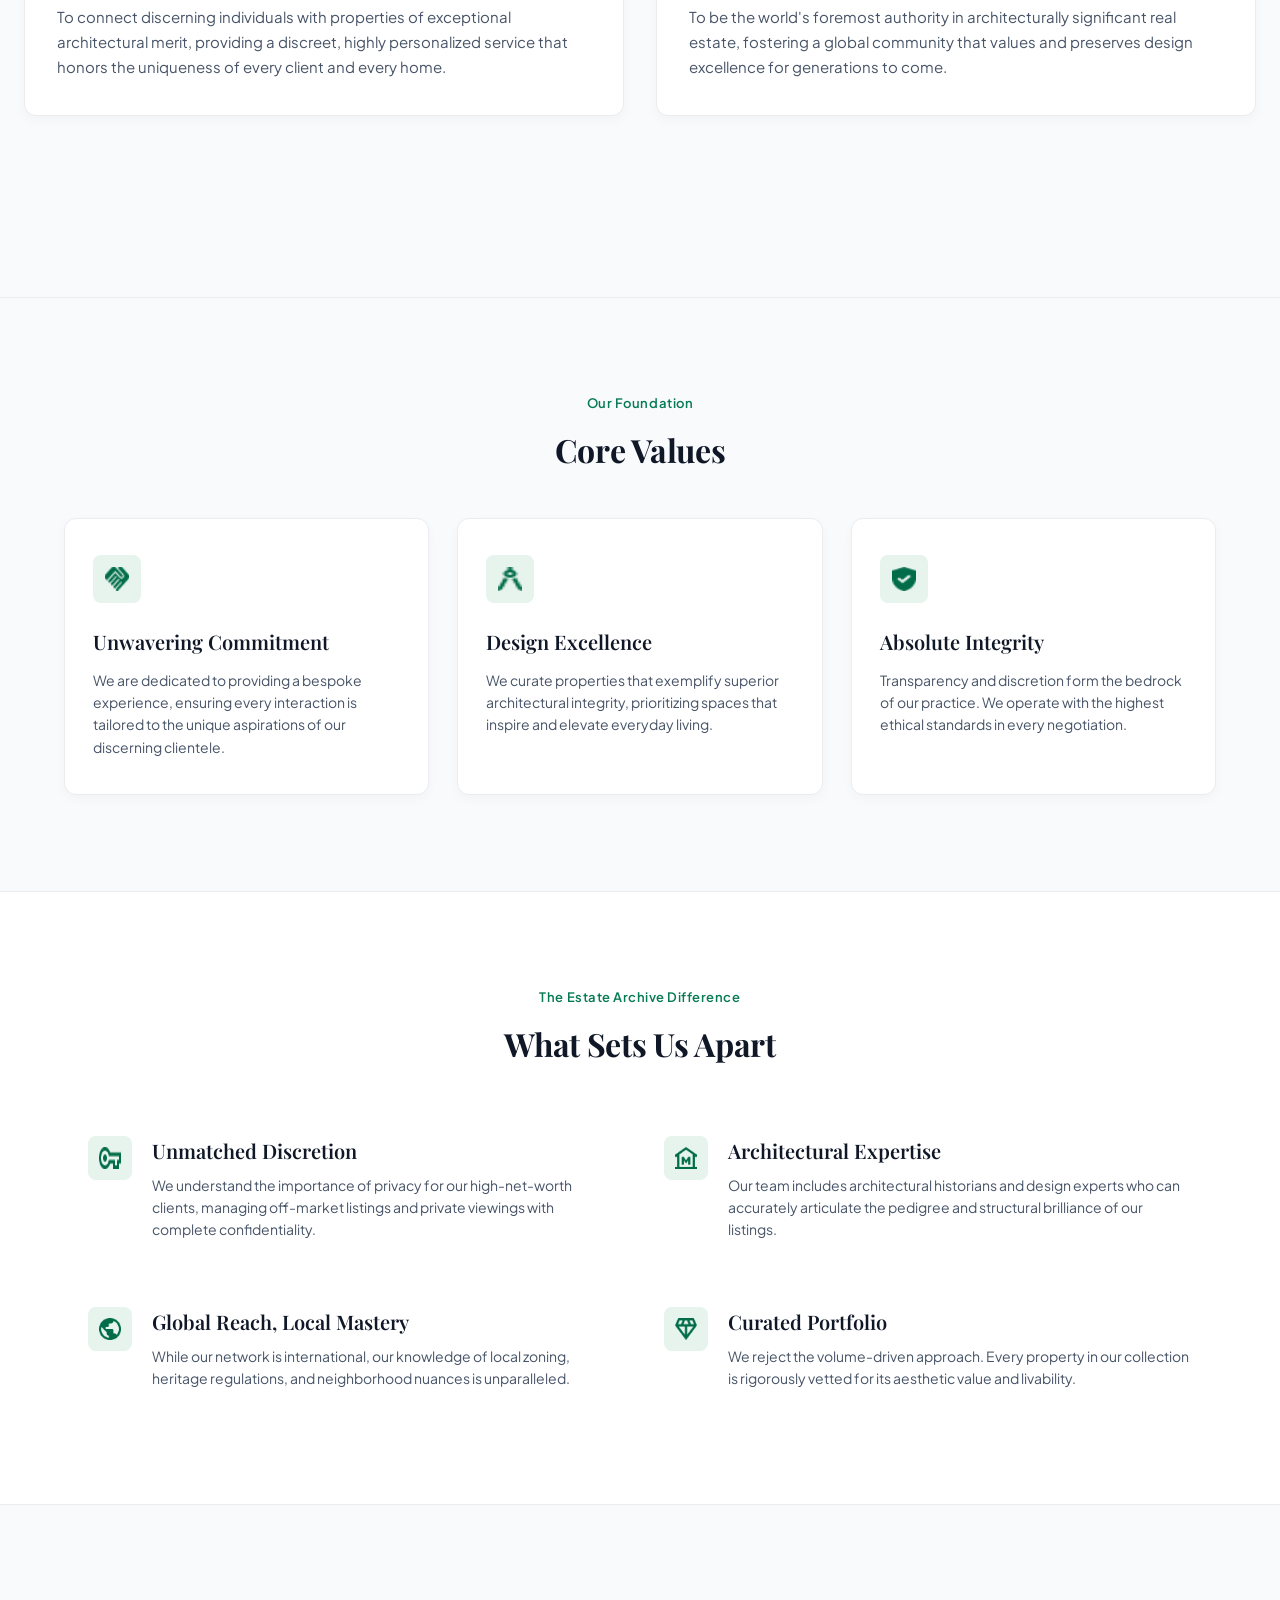
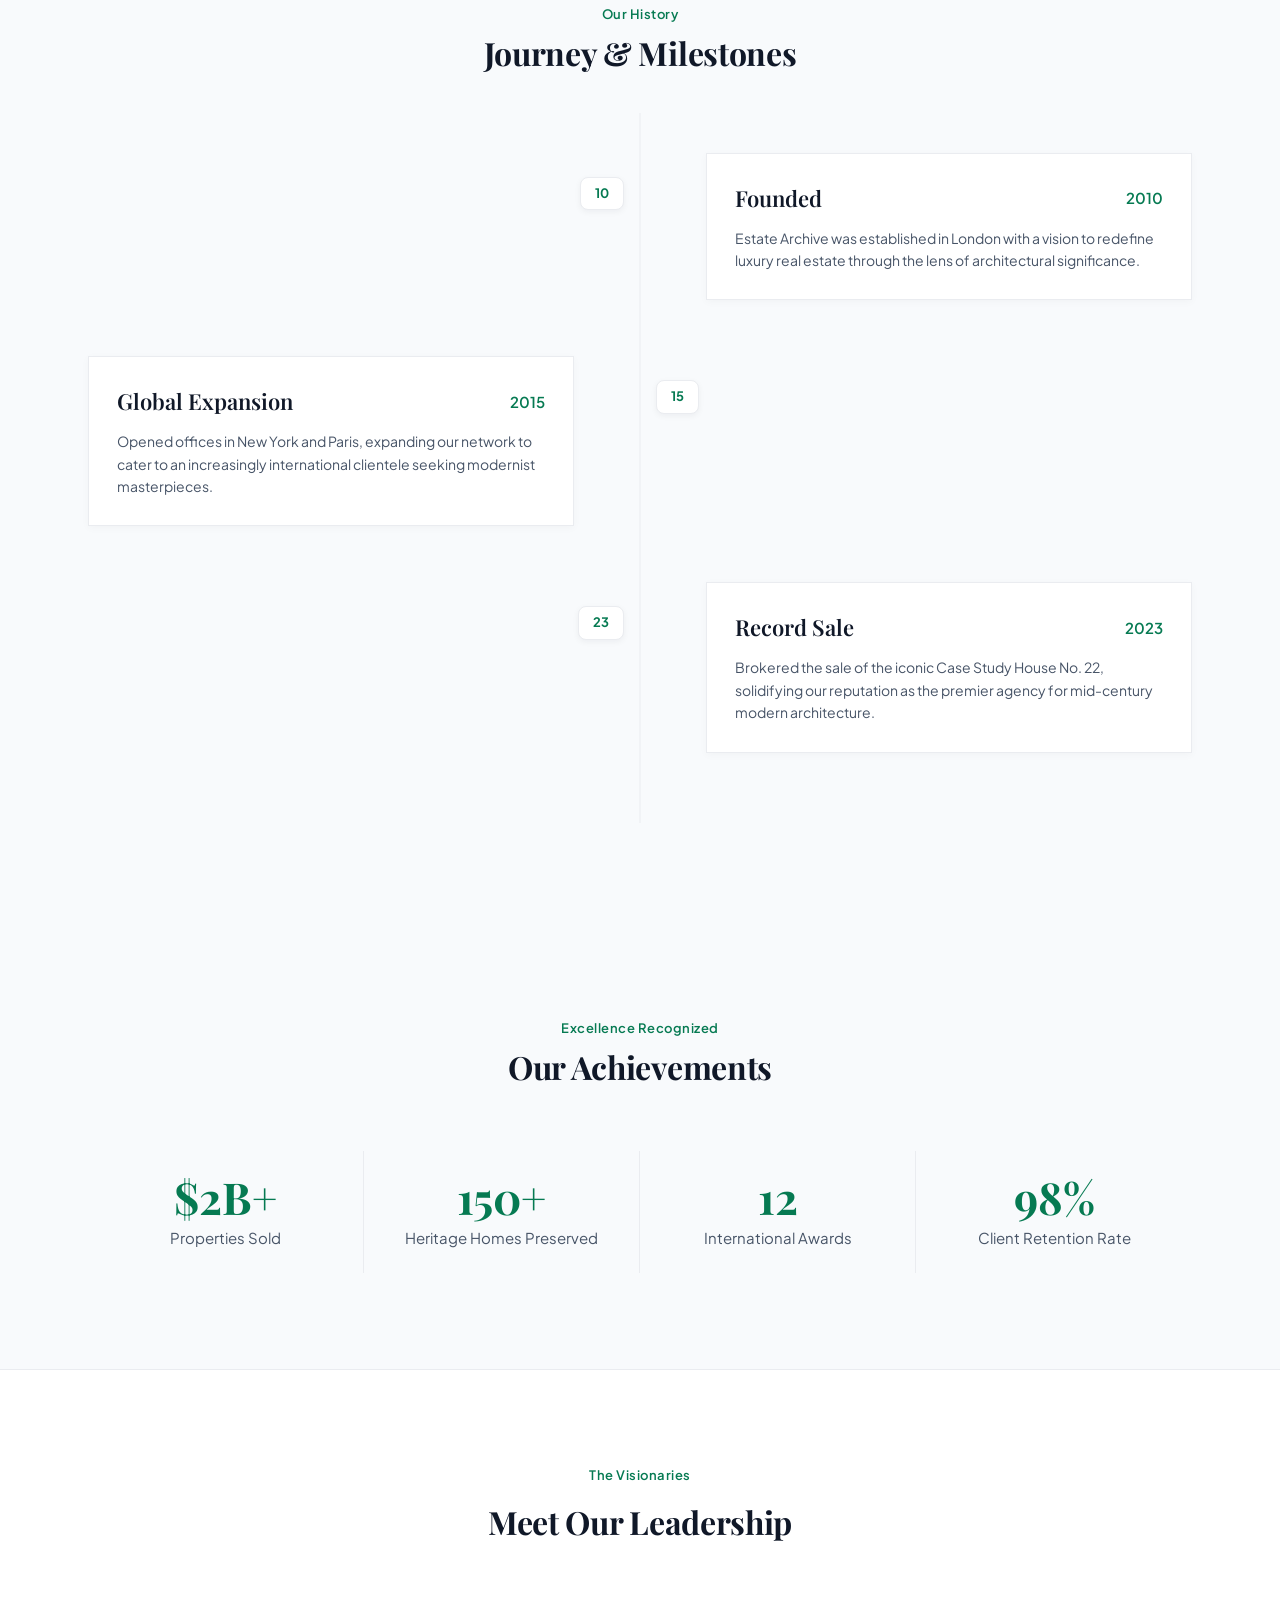
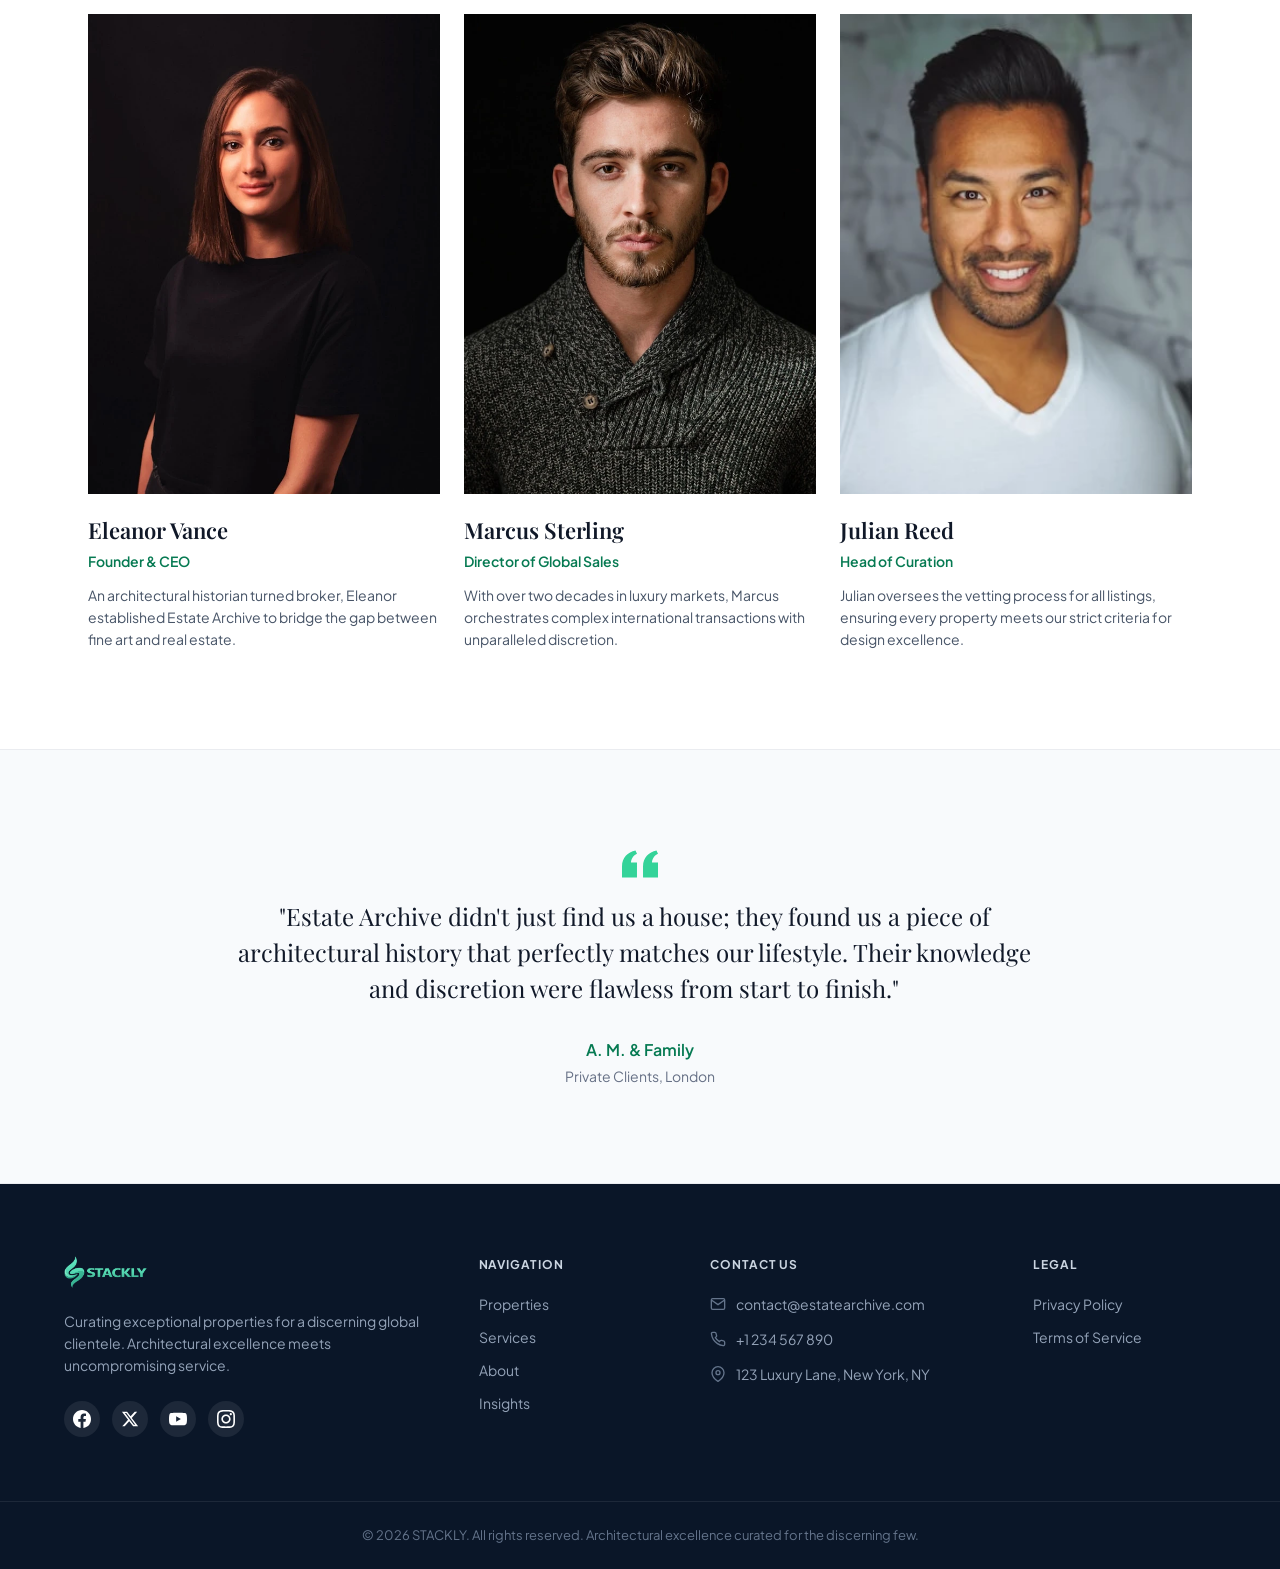
<file: about.html>
<!DOCTYPE html>
<html lang="en">
<head>
  <meta charset="UTF-8">
  <meta name="viewport" content="width=device-width, initial-scale=1.0">
  <title>About Us | STACKLY - A Legacy of Distinction</title>
  <!-- Google Fonts: Playfair Display for serif headings, Plus Jakarta Sans for clean typography -->
  <link rel="preconnect" href="https://fonts.googleapis.com">
  <link rel="preconnect" href="https://fonts.gstatic.com" crossorigin>
  <link href="https://fonts.googleapis.com/css2?family=Playfair+Display:ital,wght@0,400;0,600;0,700;1,400&family=Plus+Jakarta+Sans:wght@400;500;600;700&display=swap" rel="stylesheet">
  <link rel="stylesheet" href="style.css">
</head>
<body>

  <!-- ==========================================
       SITE HEADER (ABOUT US ACTIVE)
       ========================================== -->
  <header class="site-header">
    <div class="header-container">
      <a href="index.html" class="logo-link">
        <img src="Home.img/logo_stackly_dark.webp" alt="STACKLY Logo" class="site-logo">
      </a>

      <nav class="main-nav">
        <ul class="nav-list">
          <li><a href="index.html" class="nav-link">Home</a></li>
          <li><a href="about.html" class="nav-link active">About Us</a></li>
          <li><a href="properties.html" class="nav-link">Properties</a></li>
          <li><a href="services.html" class="nav-link">Services</a></li>
          <li><a href="our-team.html" class="nav-link">Our Team</a></li>
          <li><a href="insights.html" class="nav-link">Insights</a></li>
          <li><a href="testimonials.html" class="nav-link">Testimonials</a></li>
          <li><a href="contact.html" class="nav-link">Contact Us</a></li>
        </ul>
      </nav>

      <div class="header-actions">
        <a href="login.html" class="btn btn-outline">Login</a>
        <a href="signup.html" class="btn btn-solid">Sign Up</a>
      </div>
    </div>
  </header>

  <main>
    <!-- ==========================================
         SECTION 1: HERO / OUR STORY
         ========================================== -->
    <section class="our-story-section">
      <div class="container our-story-container">
        <div class="our-story-content">
          <span class="subheading-dark">Our Story</span>
          <h1 class="story-main-heading">
            Architectural Excellence,<br>
            <span class="highlight-green">Curated for You.</span>
          </h1>
          <p class="about-paragraph">
            Since our inception, Estate Archive has been dedicated to discovering and presenting properties that represent the pinnacle of design and craftsmanship. We view real estate not merely as transactions, but as a collection of architectural masterpieces waiting to be experienced.
          </p>
          <p class="about-paragraph">
            Estate Archive is more than a real estate agency; we are curators of lifestyle and architecture. Founded on the principle that a home should be an inspiring sanctuary, we carefully select properties that exhibit unparalleled aesthetic vision and structural integrity.
          </p>
        </div>
        <div class="our-story-img-wrapper">
          <img src="About Us.img/section1_our_story_architectural_estate.webp" alt="Illuminated modern architectural estate" class="our-story-img">
        </div>
      </div>
    </section>

    <!-- ==========================================
         SECTION 2: WHO WE ARE
         ========================================== -->
    <section class="who-we-are-section">
      <div class="container who-we-are-container">
        <div class="who-we-are-img-wrapper">
          <img src="About Us.img/section2_who_we_are_team_meeting.webp" alt="Team meeting around wooden table" class="who-we-are-img">
        </div>
        <div class="who-we-are-content">
          <span class="subheading-green">Who we Are</span>
          <h2 class="about-main-heading">A Legacy of Distinction</h2>
          <p class="about-paragraph">
            Estate Archive is more than a real estate agency; we are curators of lifestyle and architecture. Founded on the principle that a home should be an inspiring sanctuary, we carefully select properties that exhibit unparalleled aesthetic vision and structural integrity.
          </p>
          <p class="about-paragraph">
            Our team is composed of seasoned professionals who share a profound appreciation for design, history, and the art of living well.
          </p>
        </div>
      </div>
    </section>

    <!-- ==========================================
         SECTION 3: MISSION & VISION
         ========================================== -->
    <section class="mission-vision-section">
      <div class="container">
        <div class="mission-vision-grid">
          <div class="mv-card">
            <div class="mv-header">
              <span class="accent-bar"></span>
              <h3 class="mv-title">Our Mission</h3>
            </div>
            <p class="mv-desc">
              To connect discerning individuals with properties of exceptional architectural merit, providing a discreet, highly personalized service that honors the uniqueness of every client and every home.
            </p>
          </div>

          <div class="mv-card">
            <div class="mv-header">
              <span class="accent-bar"></span>
              <h3 class="mv-title">Our Vision</h3>
            </div>
            <p class="mv-desc">
              To be the world's foremost authority in architecturally significant real estate, fostering a global community that values and preserves design excellence for generations to come.
            </p>
          </div>
        </div>
      </div>
    </section>

    <!-- ==========================================
         SECTION 4: CORE VALUES
         ========================================== -->
    <section class="core-values-section">
      <div class="container">
        <div class="section-header center">
          <span class="subheading-green">Our Foundation</span>
          <h2 class="section-title">Core Values</h2>
        </div>

        <div class="values-grid">
          <div class="value-card">
            <div class="value-icon-badge">
              <img src="About Us.img/section4_icon_unwavering_commitment.webp" alt="Commitment" class="value-icon">
            </div>
            <h3 class="value-title">Unwavering Commitment</h3>
            <p class="value-desc">
              We are dedicated to providing a bespoke experience, ensuring every interaction is tailored to the unique aspirations of our discerning clientele.
            </p>
          </div>

          <div class="value-card">
            <div class="value-icon-badge">
              <img src="About Us.img/section4_icon_design_excellence.webp" alt="Design Excellence" class="value-icon">
            </div>
            <h3 class="value-title">Design Excellence</h3>
            <p class="value-desc">
              We curate properties that exemplify superior architectural integrity, prioritizing spaces that inspire and elevate everyday living.
            </p>
          </div>

          <div class="value-card">
            <div class="value-icon-badge">
              <img src="About Us.img/section4_icon_absolute_integrity.webp" alt="Integrity" class="value-icon">
            </div>
            <h3 class="value-title">Absolute Integrity</h3>
            <p class="value-desc">
              Transparency and discretion form the bedrock of our practice. We operate with the highest ethical standards in every negotiation.
            </p>
          </div>
        </div>
      </div>
    </section>

    <!-- ==========================================
         SECTION 5: WHAT SETS US APART
         ========================================== -->
    <section class="sets-us-apart-section">
      <div class="container">
        <div class="section-header center">
          <span class="subheading-green">The Estate Archive Difference</span>
          <h2 class="section-title">What Sets Us Apart</h2>
        </div>

        <div class="apart-grid">
          <div class="apart-item">
            <div class="apart-icon-wrapper">
              <img src="About Us.img/section5_icon_unmatched_discretion.webp" alt="Key Icon" class="apart-icon">
            </div>
            <div class="apart-content">
              <h3 class="apart-title">Unmatched Discretion</h3>
              <p class="apart-desc">
                We understand the importance of privacy for our high-net-worth clients, managing off-market listings and private viewings with complete confidentiality.
              </p>
            </div>
          </div>

          <div class="apart-item">
            <div class="apart-icon-wrapper">
              <img src="About Us.img/section5_icon_architectural_expertise.webp" alt="Building Icon" class="apart-icon">
            </div>
            <div class="apart-content">
              <h3 class="apart-title">Architectural Expertise</h3>
              <p class="apart-desc">
                Our team includes architectural historians and design experts who can accurately articulate the pedigree and structural brilliance of our listings.
              </p>
            </div>
          </div>

          <div class="apart-item">
            <div class="apart-icon-wrapper">
              <img src="About Us.img/section5_icon_global_reach.webp" alt="Globe Icon" class="apart-icon">
            </div>
            <div class="apart-content">
              <h3 class="apart-title">Global Reach, Local Mastery</h3>
              <p class="apart-desc">
                While our network is international, our knowledge of local zoning, heritage regulations, and neighborhood nuances is unparalleled.
              </p>
            </div>
          </div>

          <div class="apart-item">
            <div class="apart-icon-wrapper">
              <img src="About Us.img/section5_icon_curated_portfolio.webp" alt="Diamond Icon" class="apart-icon">
            </div>
            <div class="apart-content">
              <h3 class="apart-title">Curated Portfolio</h3>
              <p class="apart-desc">
                We reject the volume-driven approach. Every property in our collection is rigorously vetted for its aesthetic value and livability.
              </p>
            </div>
          </div>
        </div>
      </div>
    </section>

    <!-- ==========================================
         SECTION 6: JOURNEY & MILESTONES
         ========================================== -->
    <section class="timeline-section">
      <div class="container">
        <div class="section-header center">
          <span class="subheading-green">Our History</span>
          <h2 class="section-title">Journey &amp; Milestones</h2>
        </div>

        <div class="timeline-wrapper">
          <div class="timeline-line"></div>

          <!-- Item 1: Founded 2010 (Right) -->
          <div class="timeline-row right">
            <div class="timeline-badge">10</div>
            <div class="timeline-card">
              <div class="timeline-card-header">
                <h3 class="timeline-card-title">Founded</h3>
                <span class="timeline-year">2010</span>
              </div>
              <p class="timeline-card-desc">
                Estate Archive was established in London with a vision to redefine luxury real estate through the lens of architectural significance.
              </p>
            </div>
          </div>

          <!-- Item 2: Global Expansion 2015 (Left) -->
          <div class="timeline-row left">
            <div class="timeline-badge">15</div>
            <div class="timeline-card">
              <div class="timeline-card-header">
                <h3 class="timeline-card-title">Global Expansion</h3>
                <span class="timeline-year">2015</span>
              </div>
              <p class="timeline-card-desc">
                Opened offices in New York and Paris, expanding our network to cater to an increasingly international clientele seeking modernist masterpieces.
              </p>
            </div>
          </div>

          <!-- Item 3: Record Sale 2023 (Right) -->
          <div class="timeline-row right">
            <div class="timeline-badge">23</div>
            <div class="timeline-card">
              <div class="timeline-card-header">
                <h3 class="timeline-card-title">Record Sale</h3>
                <span class="timeline-year">2023</span>
              </div>
              <p class="timeline-card-desc">
                Brokered the sale of the iconic Case Study House No. 22, solidifying our reputation as the premier agency for mid-century modern architecture.
              </p>
            </div>
          </div>
        </div>
      </div>
    </section>

    <!-- ==========================================
         SECTION 7: OUR ACHIEVEMENTS
         ========================================== -->
    <section class="achievements-section">
      <div class="container">
        <div class="section-header center">
          <span class="subheading-green">Excellence Recognized</span>
          <h2 class="section-title">Our Achievements</h2>
        </div>

        <div class="achievements-grid">
          <div class="achievement-item">
            <div class="achievement-number">$2B+</div>
            <p class="achievement-label">Properties Sold</p>
          </div>
          <div class="achievement-item">
            <div class="achievement-number">150+</div>
            <p class="achievement-label">Heritage Homes Preserved</p>
          </div>
          <div class="achievement-item">
            <div class="achievement-number">12</div>
            <p class="achievement-label">International Awards</p>
          </div>
          <div class="achievement-item">
            <div class="achievement-number">98%</div>
            <p class="achievement-label">Client Retention Rate</p>
          </div>
        </div>
      </div>
    </section>

    <!-- ==========================================
         SECTION 8: MEET OUR LEADERSHIP
         ========================================== -->
    <section class="leadership-section">
      <div class="container">
        <div class="section-header center">
          <span class="subheading-green">The Visionaries</span>
          <h2 class="section-title">Meet Our Leadership</h2>
        </div>

        <div class="leadership-grid">
          <div class="leader-card">
            <div class="leader-img-wrapper">
              <img src="Our Team.img/section1_leader_eleanor_vance.webp" alt="Eleanor Vance" class="leader-img">
            </div>
            <h3 class="leader-name">Eleanor Vance</h3>
            <span class="leader-role">Founder &amp; CEO</span>
            <p class="leader-bio">
              An architectural historian turned broker, Eleanor established Estate Archive to bridge the gap between fine art and real estate.
            </p>
          </div>

          <div class="leader-card">
            <div class="leader-img-wrapper">
              <img src="Our Team.img/section1_leader_marcus_stirling.webp" alt="Marcus Sterling" class="leader-img">
            </div>
            <h3 class="leader-name">Marcus Sterling</h3>
            <span class="leader-role">Director of Global Sales</span>
            <p class="leader-bio">
              With over two decades in luxury markets, Marcus orchestrates complex international transactions with unparalleled discretion.
            </p>
          </div>

          <div class="leader-card">
            <div class="leader-img-wrapper">
              <img src="Our Team.img/section1_leader_julian_reed.webp" alt="Julian Reed" class="leader-img">
            </div>
            <h3 class="leader-name">Julian Reed</h3>
            <span class="leader-role">Head of Curation</span>
            <p class="leader-bio">
              Julian oversees the vetting process for all listings, ensuring every property meets our strict criteria for design excellence.
            </p>
          </div>
        </div>
      </div>
    </section>

    <!-- ==========================================
         SECTION 9: WHY CLIENTS TRUST US
         ========================================== -->
    <section class="trust-us-section bg-light" style="padding: 96px 0; text-align: center;">
      <div class="container" style="max-width: 860px;">
        <div class="quote-icon" style="color: var(--color-mint, #34D399); margin-bottom: 16px;">
          <svg width="36" height="36" viewBox="0 0 24 24" fill="var(--color-mint, #34D399)"><path d="M14.017 21v-7.391c0-5.704 3.731-9.57 8.983-10.609l.995 2.151c-2.432.917-3.995 3.638-3.995 5.849h4v10h-9.983zm-14.017 0v-7.391c0-5.704 3.748-9.57 9-10.609l.996 2.151c-2.433.917-3.996 3.638-3.996 5.849h3.983v10h-9.983z"/></svg>
        </div>
        <blockquote class="quote-text" style="font-family: var(--font-serif); font-size: 24px; color: var(--color-text-dark); line-height: 1.5; margin-bottom: 32px; font-weight: 400;">
          "Estate Archive didn't just find us a house; they found us a piece of architectural history that perfectly matches our lifestyle. Their knowledge and discretion were flawless from start to finish."
        </blockquote>
        <div class="quote-author" style="font-size: 16px; font-weight: 600; color: var(--color-primary); margin-bottom: 4px;">A. M. &amp; Family</div>
        <div class="quote-location" style="font-size: 14px; color: var(--color-text-muted);">Private Clients, London</div>
      </div>
    </section>
  </main>

  <!-- ==========================================
       MASTER SITE FOOTER
       ========================================== -->
  <footer class="site-footer">
    <div class="container">
      <div class="footer-grid">
        <div class="footer-brand-col">
          <a href="index.html" class="footer-logo-link">
            <img src="Home.img/logo_stackly_teal.webp" alt="STACKLY Logo" class="footer-logo">
          </a>
          <p class="footer-brand-desc">
            Curating exceptional properties for a discerning global clientele. Architectural excellence meets uncompromising service.
          </p>
          <div class="footer-socials">
            <a href="https://facebook.com" target="_blank" rel="noopener" class="social-icon" aria-label="Facebook">
              <svg width="18" height="18" fill="currentColor" viewBox="0 0 24 24"><path d="M24 12.073c0-6.627-5.373-12-12-12s-12 5.373-12 12c0 5.99 4.388 10.954 10.125 11.854v-8.385H7.078v-3.47h3.047V9.43c0-3.007 1.792-4.669 4.533-4.669 1.312 0 2.686.235 2.686.235v2.953H15.83c-1.491 0-1.956.925-1.956 1.874v2.25h3.328l-.532 3.47h-2.796v8.385C20.612 23.027 24 18.062 24 12.073z"/></svg>
            </a>
            <a href="https://x.com" target="_blank" rel="noopener" class="social-icon" aria-label="X (Twitter)">
              <svg width="18" height="18" fill="currentColor" viewBox="0 0 24 24"><path d="M18.244 2.25h3.308l-7.227 8.26 8.502 11.24H16.17l-5.214-6.817L4.99 21.75H1.68l7.73-8.835L1.254 2.25H8.08l4.713 6.231zm-1.161 17.52h1.833L7.084 4.126H5.117z"/></svg>
            </a>
            <a href="https://youtube.com" target="_blank" rel="noopener" class="social-icon" aria-label="YouTube">
              <svg width="18" height="18" fill="currentColor" viewBox="0 0 24 24"><path d="M23.498 6.186a3.016 3.016 0 0 0-2.122-2.136C19.505 3.545 12 3.545 12 3.545s-7.505 0-9.377.505A3.017 3.017 0 0 0 .502 6.186C0 8.07 0 12 0 12s0 3.93.502 5.814a3.016 3.016 0 0 0 2.122 2.136c1.871.505 9.376.505 9.376.505s7.505 0 9.377-.505a3.015 3.015 0 0 0 2.122-2.136C24 15.93 24 12 24 12s0-3.93-.502-5.814zM9.545 15.568V8.432L15.818 12l-6.273 3.568z"/></svg>
            </a>
            <a href="https://instagram.com" target="_blank" rel="noopener" class="social-icon" aria-label="Instagram">
              <svg width="18" height="18" fill="currentColor" viewBox="0 0 24 24"><path d="M12 2.163c3.204 0 3.584.012 4.85.07 3.252.148 4.771 1.691 4.919 4.919.058 1.265.069 1.645.069 4.849 0 3.205-.012 3.584-.069 4.849-.149 3.225-1.664 4.771-4.919 4.919-1.266.058-1.644.07-4.85.07-3.204 0-3.584-.012-4.849-.07-3.26-.149-4.771-1.699-4.919-4.92-.058-1.265-.07-1.644-.07-4.849 0-3.204.013-3.583.07-4.849.149-3.227 1.664-4.771 4.919-4.919 1.266-.057 1.645-.069 4.849-.069zm0-2.163c-3.259 0-3.667.014-4.947.072-4.358.2-6.78 2.618-6.98 6.98-.059 1.281-.073 1.689-.073 4.948 0 3.259.014 3.668.072 4.948.2 4.358 2.618 6.78 6.98 6.98 1.281.058 1.689.072 4.948.072 3.259 0 3.668-.014 4.948-.072 4.354-.2 6.782-2.618 6.979-6.98.059-1.28.073-1.689.073-4.948 0-3.259-.014-3.667-.072-4.947-.196-4.354-2.617-6.78-6.979-6.98-1.281-.059-1.69-.073-4.949-.073zm0 5.838c-3.403 0-6.162 2.759-6.162 6.162s2.759 6.163 6.162 6.163 6.162-2.759 6.162-6.163c0-3.403-2.759-6.162-6.162-6.162zm0 10.162c-2.209 0-4-1.79-4-4 0-2.209 1.791-4 4-4s4 1.791 4 4c0 2.21-1.791 4-4 4zm6.406-11.845c-.796 0-1.441.645-1.441 1.44s.645 1.44 1.441 1.44c.795 0 1.439-.645 1.439-1.44s-.644-1.44-1.439-1.44z"/></svg>
            </a>
          </div>
        </div>

        <div class="footer-nav-col">
          <h4 class="footer-heading">Navigation</h4>
          <ul class="footer-link-list">
            <li><a href="properties.html">Properties</a></li>
            <li><a href="services.html">Services</a></li>
            <li><a href="about.html">About</a></li>
            <li><a href="insights.html">Insights</a></li>
          </ul>
        </div>

        <div class="footer-contact-col">
          <h4 class="footer-heading">CONTACT US</h4>
          <ul class="footer-contact-list">
            <li>
              <svg class="contact-icon" width="16" height="16" viewBox="0 0 24 24" fill="none" stroke="currentColor" stroke-width="2"><path d="M4 4h16c1.1 0 2 .9 2 2v12c0 1.1-.9 2-2 2H4c-1.1 0-2-.9-2-2V6c0-1.1.9-2 2-2z"/><polyline points="22,6 12,13 2,6"/></svg>
              <span>contact@estatearchive.com</span>
            </li>
            <li>
              <svg class="contact-icon" width="16" height="16" viewBox="0 0 24 24" fill="none" stroke="currentColor" stroke-width="2"><path d="M22 16.92v3a2 2 0 0 1-2.18 2 19.79 19.79 0 0 1-8.63-3.07 19.5 19.5 0 0 1-6-6 19.79 19.79 0 0 1-3.07-8.67A2 2 0 0 1 4.11 2h3a2 2 0 0 1 2 1.72 12.84 12.84 0 0 0 .7 2.81 2 2 0 0 1-.45 2.11L8.09 9.91a16 16 0 0 0 6 6l1.27-1.27a2 2 0 0 1 2.11-.45 12.84 12.84 0 0 0 2.81.7A2 2 0 0 1 22 16.92z"/></svg>
              <span>+1 234 567 890</span>
            </li>
            <li>
              <svg class="contact-icon" width="16" height="16" viewBox="0 0 24 24" fill="none" stroke="currentColor" stroke-width="2"><path d="M21 10c0 7-9 13-9 13s-9-6-9-13a9 9 0 0 1 18 0z"/><circle cx="12" cy="10" r="3"/></svg>
              <span>123 Luxury Lane, New York, NY</span>
            </li>
          </ul>
        </div>

        <div class="footer-legal-col">
          <h4 class="footer-heading">Legal</h4>
          <ul class="footer-link-list">
            <li><a href="404.html">Privacy Policy</a></li>
            <li><a href="404.html">Terms of Service</a></li>
          </ul>
        </div>
      </div>
    </div>

    <div class="footer-bottom-bar">
      <p>&copy; 2026 STACKLY. All rights reserved. Architectural excellence curated for the discerning few.</p>
    </div>
  </footer>

  <script src="script.js"></script>
</body>
</html>
</file>
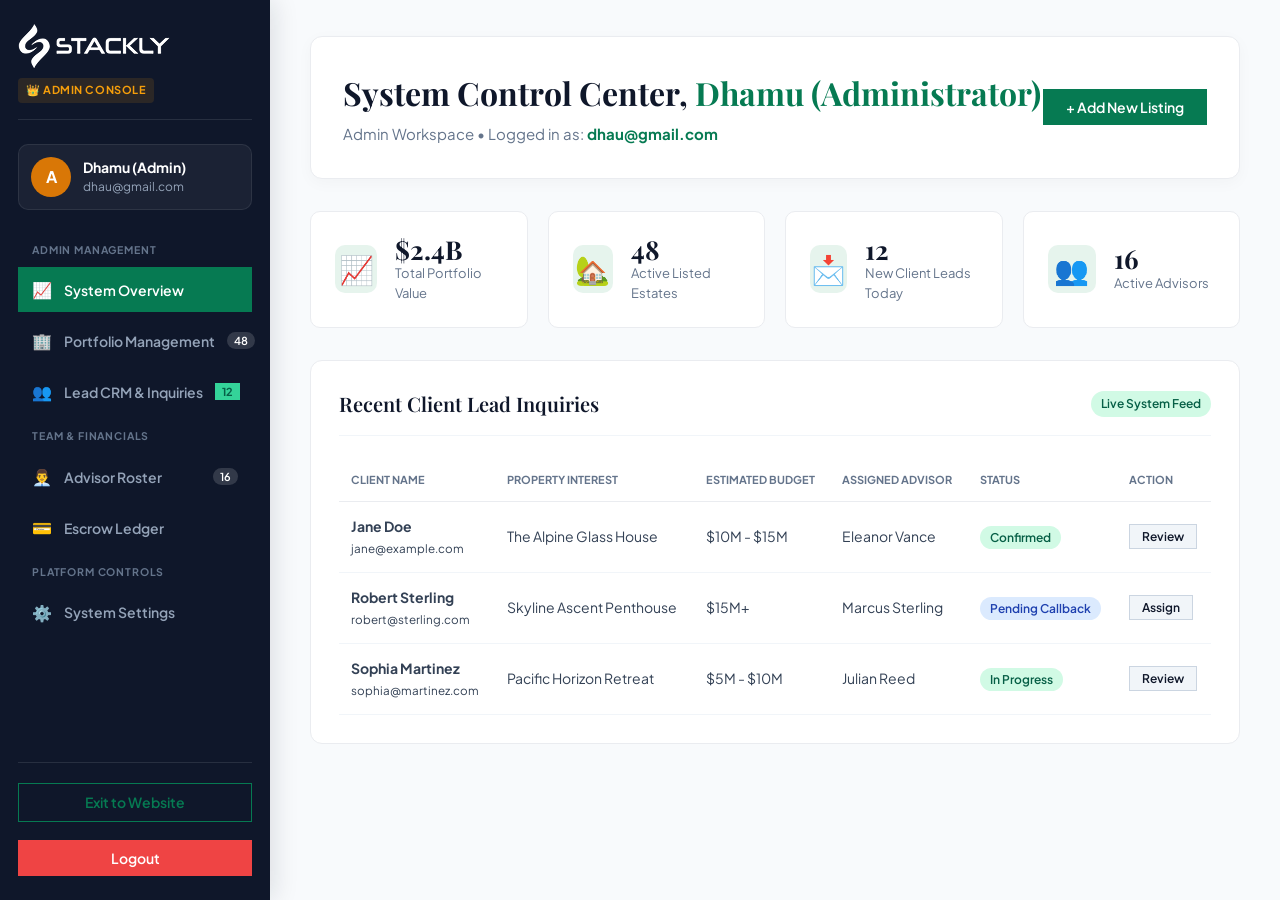
<file: admin-dashboard.html>
<!DOCTYPE html>
<html lang="en">
<head>
  <meta charset="UTF-8">
  <meta name="viewport" content="width=device-width, initial-scale=1.0">
  <title>Admin Control Center | STACKLY Luxury Estates</title>
  <!-- Google Fonts -->
  <link rel="preconnect" href="https://fonts.googleapis.com">
  <link rel="preconnect" href="https://fonts.gstatic.com" crossorigin>
  <link href="https://fonts.googleapis.com/css2?family=Playfair+Display:ital,wght@0,400;0,600;0,700;1,400&family=Plus+Jakarta+Sans:wght@400;500;600;700&display=swap" rel="stylesheet">
  <link rel="stylesheet" href="style.css">
</head>
<body class="dashboard-body">

  <div class="dashboard-wrapper">
    <!-- LEFT SIDEBAR NAVIGATION -->
    <aside class="dashboard-sidebar">
      <div class="sidebar-header">
        <a href="index.html" class="brand-logo-link">
          <img src="Home.img/logo_stackly_dark.webp" alt="STACKLY Logo" class="brand-logo logo-white">
        </a>
        <span class="sidebar-role-badge badge-gold">👑 ADMIN CONSOLE</span>
      </div>

      <!-- User Profile Card -->
      <div class="sidebar-user-card">
        <div class="user-avatar-circle admin-avatar">A</div>
        <div class="user-meta">
          <h4 class="user-name" id="sidebarUserName">Dhamu (Admin)</h4>
          <span class="user-email" id="sidebarUserEmail">dhau@gmail.com</span>
        </div>
      </div>

      <!-- Sidebar Navigation Menu Items -->
      <nav class="sidebar-nav">
        <span class="sidebar-nav-group-title">ADMIN MANAGEMENT</span>
        <button type="button" class="sidebar-nav-item admin-tab-link active" data-target="admin-tab-overview">
          <span class="nav-icon">📈</span> System Overview
        </button>
        <button type="button" class="sidebar-nav-item admin-tab-link" data-target="admin-tab-portfolio">
          <span class="nav-icon">🏢</span> Portfolio Management <span class="nav-count">48</span>
        </button>
        <button type="button" class="sidebar-nav-item admin-tab-link" data-target="admin-tab-leads">
          <span class="nav-icon">👥</span> Lead CRM &amp; Inquiries <span class="nav-count badge-green">12</span>
        </button>

        <span class="sidebar-nav-group-title margin-top-sm">TEAM &amp; FINANCIALS</span>
        <button type="button" class="sidebar-nav-item admin-tab-link" data-target="admin-tab-advisors">
          <span class="nav-icon">👨‍💼</span> Advisor Roster <span class="nav-count">16</span>
        </button>
        <button type="button" class="sidebar-nav-item admin-tab-link" data-target="admin-tab-financials">
          <span class="nav-icon">💳</span> Escrow Ledger
        </button>

        <span class="sidebar-nav-group-title margin-top-sm">PLATFORM CONTROLS</span>
        <button type="button" class="sidebar-nav-item admin-tab-link" data-target="admin-tab-settings">
          <span class="nav-icon">⚙️</span> System Settings
        </button>
      </nav>

      <!-- Sidebar Footer Controls -->
      <div class="sidebar-footer">
        <a href="index.html" class="btn btn-outline full-width margin-bottom-sm">Exit to Website</a>
        <button type="button" class="btn btn-solid full-width btn-logout-dash">Logout</button>
      </div>
    </aside>

    <!-- RIGHT MAIN WORKSPACE VIEWPORT -->
    <div class="dashboard-viewport">

      <!-- Welcome Banner -->
      <div class="dashboard-welcome-banner">
        <div class="welcome-text">
          <h1 class="dashboard-title">System Control Center, <span class="highlight-green" id="adminBannerName">Dhamu (Administrator)</span></h1>
          <p class="dashboard-subtitle">Admin Workspace &bull; Logged in as: <strong id="adminBannerEmail" class="highlight-green">dhau@gmail.com</strong></p>
        </div>
        <button type="button" class="btn btn-solid" onclick="showToast('Property Creator Modal Opened', 'success')">+ Add New Listing</button>
      </div>

      <!-- Stats Grid -->
      <div class="dashboard-stats-grid">
        <div class="dash-stat-card">
          <div class="dash-stat-icon">📈</div>
          <div class="dash-stat-info">
            <h3 class="dash-stat-number">$2.4B</h3>
            <p class="dash-stat-label">Total Portfolio Value</p>
          </div>
        </div>

        <div class="dash-stat-card">
          <div class="dash-stat-icon">🏡</div>
          <div class="dash-stat-info">
            <h3 class="dash-stat-number">48</h3>
            <p class="dash-stat-label">Active Listed Estates</p>
          </div>
        </div>

        <div class="dash-stat-card">
          <div class="dash-stat-icon">📩</div>
          <div class="dash-stat-info">
            <h3 class="dash-stat-number">12</h3>
            <p class="dash-stat-label">New Client Leads Today</p>
          </div>
        </div>

        <div class="dash-stat-card">
          <div class="dash-stat-icon">👥</div>
          <div class="dash-stat-info">
            <h3 class="dash-stat-number">16</h3>
            <p class="dash-stat-label">Active Advisors</p>
          </div>
        </div>
      </div>

      <!-- TAB 1: SYSTEM OVERVIEW -->
      <div class="tab-content-panel active" id="admin-tab-overview">
        <div class="dashboard-panel margin-bottom-md">
          <div class="panel-header">
            <h2 class="panel-title">Recent Client Lead Inquiries</h2>
            <span class="status-tag tag-green">Live System Feed</span>
          </div>

          <div class="table-responsive">
            <table class="dash-table">
              <thead>
                <tr>
                  <th>CLIENT NAME</th>
                  <th>PROPERTY INTEREST</th>
                  <th>ESTIMATED BUDGET</th>
                  <th>ASSIGNED ADVISOR</th>
                  <th>STATUS</th>
                  <th>ACTION</th>
                </tr>
              </thead>
              <tbody>
                <tr>
                  <td><strong>Jane Doe</strong><br><small class="text-muted">jane@example.com</small></td>
                  <td>The Alpine Glass House</td>
                  <td>$10M - $15M</td>
                  <td>Eleanor Vance</td>
                  <td><span class="status-tag tag-green">Confirmed</span></td>
                  <td><button type="button" class="btn-table-action" onclick="showToast('Viewing details for Jane Doe', 'info')">Review</button></td>
                </tr>
                <tr>
                  <td><strong>Robert Sterling</strong><br><small class="text-muted">robert@sterling.com</small></td>
                  <td>Skyline Ascent Penthouse</td>
                  <td>$15M+</td>
                  <td>Marcus Sterling</td>
                  <td><span class="status-tag tag-blue">Pending Callback</span></td>
                  <td><button type="button" class="btn-table-action" onclick="showToast('Assigning advisor for Robert Sterling', 'info')">Assign</button></td>
                </tr>
                <tr>
                  <td><strong>Sophia Martinez</strong><br><small class="text-muted">sophia@martinez.com</small></td>
                  <td>Pacific Horizon Retreat</td>
                  <td>$5M - $10M</td>
                  <td>Julian Reed</td>
                  <td><span class="status-tag tag-green">In Progress</span></td>
                  <td><button type="button" class="btn-table-action" onclick="showToast('Reviewing Sophia Martinez file', 'info')">Review</button></td>
                </tr>
              </tbody>
            </table>
          </div>
        </div>
      </div>

      <!-- TAB 2: PORTFOLIO MANAGEMENT -->
      <div class="tab-content-panel" id="admin-tab-portfolio">
        <div class="dashboard-panel">
          <div class="panel-header">
            <h2 class="panel-title">Estate Portfolio Inventory (48 Properties Listed)</h2>
            <button type="button" class="btn btn-solid" onclick="showToast('Property Creator Opened', 'success')">+ Create New Listing</button>
          </div>

          <table class="dash-table">
            <thead>
              <tr>
                <th>ESTATE NAME</th>
                <th>LOCATION</th>
                <th>PRICE</th>
                <th>CATEGORY</th>
                <th>STATUS</th>
                <th>ACTION</th>
              </tr>
            </thead>
            <tbody>
              <tr>
                <td><strong>The Alpine Glass House</strong></td>
                <td>Aspen, CO</td>
                <td>$14,500,000</td>
                <td>Mountain Luxury</td>
                <td><span class="status-tag tag-green">Active Listing</span></td>
                <td><button type="button" class="btn-table-action" onclick="showToast('Editing Alpine Glass House', 'info')">Edit</button></td>
              </tr>
              <tr>
                <td><strong>Skyline Ascent Penthouse</strong></td>
                <td>Manhattan, NY</td>
                <td>$18,900,000</td>
                <td>Urban Penthouse</td>
                <td><span class="status-tag tag-green">Active Listing</span></td>
                <td><button type="button" class="btn-table-action" onclick="showToast('Editing Skyline Penthouse', 'info')">Edit</button></td>
              </tr>
              <tr>
                <td><strong>Pacific Horizon Retreat</strong></td>
                <td>Malibu, CA</td>
                <td>$22,000,000</td>
                <td>Coastal Villa</td>
                <td><span class="status-tag tag-blue">Under Offer</span></td>
                <td><button type="button" class="btn-table-action" onclick="showToast('Managing Offer Status', 'info')">Manage</button></td>
              </tr>
            </tbody>
          </table>
        </div>
      </div>

      <!-- TAB 3: LEAD CRM -->
      <div class="tab-content-panel" id="admin-tab-leads">
        <div class="dashboard-panel">
          <div class="panel-header">
            <h2 class="panel-title">Active Client Lead Pipeline</h2>
          </div>

          <table class="dash-table">
            <thead>
              <tr>
                <th>LEAD NAME</th>
                <th>EMAIL</th>
                <th>PHONE</th>
                <th>INTEREST</th>
                <th>STATUS</th>
                <th>ACTION</th>
              </tr>
            </thead>
            <tbody>
              <tr>
                <td><strong>Dhamu (Client)</strong></td>
                <td>dhau@gmail.com</td>
                <td>+1 (555) 234-5678</td>
                <td>Aspen Alpine Glass House</td>
                <td><span class="status-tag tag-green">Qualified Buyer</span></td>
                <td><button type="button" class="btn-table-action" onclick="showToast('Opening Dhamu CRM file', 'info')">Open Profile</button></td>
              </tr>
            </tbody>
          </table>
        </div>
      </div>

      <!-- TAB 4: ADVISOR ROSTER -->
      <div class="tab-content-panel" id="admin-tab-advisors">
        <div class="dashboard-panel">
          <div class="panel-header">
            <h2 class="panel-title">Real Estate Advisor Team Roster</h2>
            <button type="button" class="btn btn-solid" onclick="showToast('Advisor Registration Modal', 'info')">+ Add Advisor</button>
          </div>

          <div class="saved-estates-grid">
            <div class="saved-estate-card">
              <div class="saved-estate-body">
                <h3 class="saved-estate-title">Eleanor Vance</h3>
                <p class="saved-estate-address">Senior Private Client Advisor</p>
                <p><strong>Active Clients:</strong> 8 &bull; <strong>Closed YTD:</strong> $140M</p>
                <button type="button" class="btn-table-action margin-top-sm" onclick="showToast('Managing Eleanor Vance profile', 'info')">Manage Advisor</button>
              </div>
            </div>

            <div class="saved-estate-card">
              <div class="saved-estate-body">
                <h3 class="saved-estate-title">Marcus Sterling</h3>
                <p class="saved-estate-address">Acquisitions Partner</p>
                <p><strong>Active Clients:</strong> 5 &bull; <strong>Closed YTD:</strong> $98M</p>
                <button type="button" class="btn-table-action margin-top-sm" onclick="showToast('Managing Marcus Sterling profile', 'info')">Manage Advisor</button>
              </div>
            </div>
          </div>
        </div>
      </div>

      <!-- TAB 5: FINANCIALS LEDGER -->
      <div class="tab-content-panel" id="admin-tab-financials">
        <div class="dashboard-panel">
          <div class="panel-header">
            <h2 class="panel-title">Verified Escrow &amp; Deposit Ledger</h2>
          </div>

          <table class="dash-table">
            <thead>
              <tr>
                <th>ESTATE</th>
                <th>CLIENT</th>
                <th>ESCROW AMOUNT</th>
                <th>BANK ESCROW REF</th>
                <th>STATUS</th>
              </tr>
            </thead>
            <tbody>
              <tr>
                <td>The Alpine Glass House</td>
                <td>Dhamu (dhau@gmail.com)</td>
                <td><strong>$250,000</strong></td>
                <td>ESC-994021-JPMorgan</td>
                <td><span class="status-tag tag-green">Verified &amp; Locked</span></td>
              </tr>
            </tbody>
          </table>
        </div>
      </div>

      <!-- TAB 6: SYSTEM SETTINGS -->
      <div class="tab-content-panel" id="admin-tab-settings">
        <div class="dashboard-panel">
          <div class="panel-header">
            <h2 class="panel-title">Admin System Settings &amp; Platform Controls</h2>
          </div>

          <form class="profile-settings-form">
            <div class="form-row-2">
              <div class="form-group">
                <label class="form-label-uppercase">Administrator Name</label>
                <input type="text" class="auth-input" value="Dhamu" required>
              </div>
              <div class="form-group">
                <label class="form-label-uppercase">Admin Email</label>
                <input type="email" class="auth-input" value="dhau@gmail.com" required readonly>
              </div>
            </div>
            <button type="button" class="btn btn-solid margin-top-sm" onclick="showToast('System settings updated!', 'success')">Save Admin Configuration</button>
          </form>
        </div>
      </div>

    </div>
  </div>

  <script src="script.js"></script>
</body>
</html>
</file>
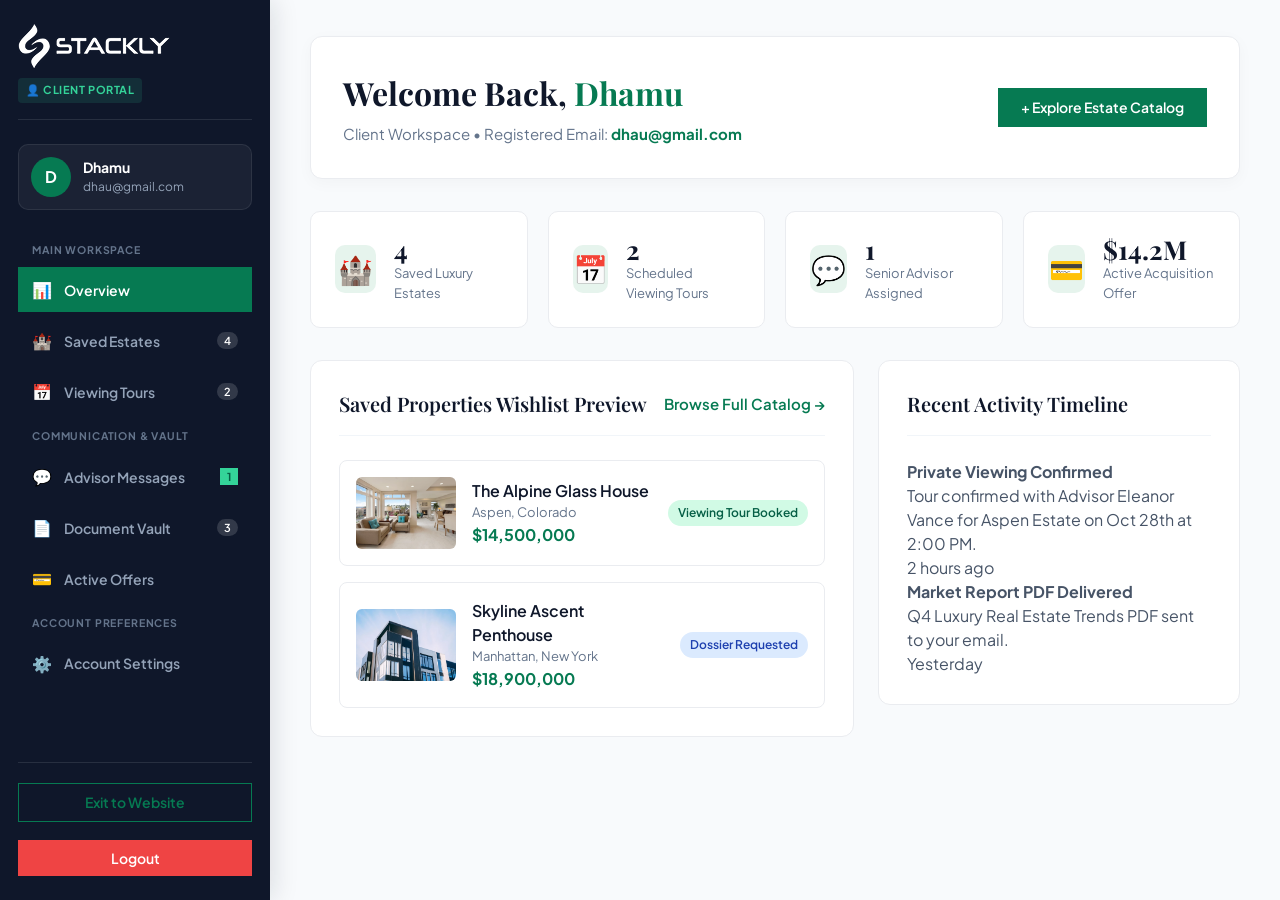
<file: client-dashboard.html>
<!DOCTYPE html>
<html lang="en">
<head>
  <meta charset="UTF-8">
  <meta name="viewport" content="width=device-width, initial-scale=1.0">
  <title>Client Workspace & Portal | STACKLY Luxury Estates</title>
  <!-- Google Fonts -->
  <link rel="preconnect" href="https://fonts.googleapis.com">
  <link rel="preconnect" href="https://fonts.gstatic.com" crossorigin>
  <link href="https://fonts.googleapis.com/css2?family=Playfair+Display:ital,wght@0,400;0,600;0,700;1,400&family=Plus+Jakarta+Sans:wght@400;500;600;700&display=swap" rel="stylesheet">
  <link rel="stylesheet" href="style.css">
</head>
<body class="dashboard-body">

  <div class="dashboard-wrapper">
    <!-- LEFT SIDEBAR NAVIGATION -->
    <aside class="dashboard-sidebar">
      <div class="sidebar-header">
        <a href="index.html" class="brand-logo-link">
          <img src="Home.img/logo_stackly_dark.webp" alt="STACKLY Logo" class="brand-logo logo-white">
        </a>
        <span class="sidebar-role-badge">👤 CLIENT PORTAL</span>
      </div>

      <!-- User Profile Card -->
      <div class="sidebar-user-card">
        <div class="user-avatar-circle">D</div>
        <div class="user-meta">
          <h4 class="user-name" id="sidebarUserName">Dhamu</h4>
          <span class="user-email" id="sidebarUserEmail">dhau@gmail.com</span>
        </div>
      </div>

      <!-- Sidebar Navigation Menu Items -->
      <nav class="sidebar-nav">
        <span class="sidebar-nav-group-title">MAIN WORKSPACE</span>
        <button type="button" class="sidebar-nav-item client-tab-link active" data-target="tab-overview">
          <span class="nav-icon">📊</span> Overview
        </button>
        <button type="button" class="sidebar-nav-item client-tab-link" data-target="tab-saved-estates">
          <span class="nav-icon">🏰</span> Saved Estates <span class="nav-count">4</span>
        </button>
        <button type="button" class="sidebar-nav-item client-tab-link" data-target="tab-viewing-tours">
          <span class="nav-icon">📅</span> Viewing Tours <span class="nav-count">2</span>
        </button>

        <span class="sidebar-nav-group-title margin-top-sm">COMMUNICATION &amp; VAULT</span>
        <button type="button" class="sidebar-nav-item client-tab-link" data-target="tab-advisor-chat">
          <span class="nav-icon">💬</span> Advisor Messages <span class="nav-count badge-green">1</span>
        </button>
        <button type="button" class="sidebar-nav-item client-tab-link" data-target="tab-documents">
          <span class="nav-icon">📄</span> Document Vault <span class="nav-count">3</span>
        </button>
        <button type="button" class="sidebar-nav-item client-tab-link" data-target="tab-offers">
          <span class="nav-icon">💳</span> Active Offers
        </button>

        <span class="sidebar-nav-group-title margin-top-sm">ACCOUNT PREFERENCES</span>
        <button type="button" class="sidebar-nav-item client-tab-link" data-target="tab-profile">
          <span class="nav-icon">⚙️</span> Account Settings
        </button>
      </nav>

      <!-- Sidebar Footer Controls -->
      <div class="sidebar-footer">
        <a href="index.html" class="btn btn-outline full-width margin-bottom-sm">Exit to Website</a>
        <button type="button" class="btn btn-solid full-width btn-logout-dash">Logout</button>
      </div>
    </aside>

    <!-- RIGHT MAIN WORKSPACE VIEWPORT -->
    <div class="dashboard-viewport">
      
      <!-- Welcome Banner -->
      <div class="dashboard-welcome-banner">
        <div class="welcome-text">
          <h1 class="dashboard-title">Welcome Back, <span class="highlight-green" id="clientBannerName">Dhamu</span></h1>
          <p class="dashboard-subtitle">Client Workspace &bull; Registered Email: <strong id="clientBannerEmail" class="highlight-green">dhau@gmail.com</strong></p>
        </div>
        <a href="properties.html" class="btn btn-solid">+ Explore Estate Catalog</a>
      </div>

      <!-- Quick Metrics Stats Cards -->
      <div class="dashboard-stats-grid">
        <div class="dash-stat-card">
          <div class="dash-stat-icon">🏰</div>
          <div class="dash-stat-info">
            <h3 class="dash-stat-number">4</h3>
            <p class="dash-stat-label">Saved Luxury Estates</p>
          </div>
        </div>

        <div class="dash-stat-card">
          <div class="dash-stat-icon">📅</div>
          <div class="dash-stat-info">
            <h3 class="dash-stat-number">2</h3>
            <p class="dash-stat-label">Scheduled Viewing Tours</p>
          </div>
        </div>

        <div class="dash-stat-card">
          <div class="dash-stat-icon">💬</div>
          <div class="dash-stat-info">
            <h3 class="dash-stat-number">1</h3>
            <p class="dash-stat-label">Senior Advisor Assigned</p>
          </div>
        </div>

        <div class="dash-stat-card">
          <div class="dash-stat-icon">💳</div>
          <div class="dash-stat-info">
            <h3 class="dash-stat-number">$14.2M</h3>
            <p class="dash-stat-label">Active Acquisition Offer</p>
          </div>
        </div>
      </div>

      <!-- TAB 1: OVERVIEW -->
      <div class="tab-content-panel active" id="tab-overview">
        <div class="dashboard-content-grid">
          <!-- Left Column -->
          <div class="dashboard-left-col">
            <div class="dashboard-panel margin-bottom-md">
              <div class="panel-header">
                <h2 class="panel-title">Saved Properties Wishlist Preview</h2>
                <a href="properties.html" class="view-all-link">Browse Full Catalog &rarr;</a>
              </div>

              <div class="dash-property-list">
                <div class="dash-property-card">
                  <img src="Home.img/section2_featured_property_riverfront_villa.webp" alt="The Alpine Glass House" class="dash-prop-img">
                  <div class="dash-prop-info">
                    <h3 class="dash-prop-title">The Alpine Glass House</h3>
                    <p class="dash-prop-loc">Aspen, Colorado</p>
                    <span class="dash-prop-price">$14,500,000</span>
                  </div>
                  <span class="status-tag tag-green">Viewing Tour Booked</span>
                </div>

                <div class="dash-property-card">
                  <img src="Home.img/section2_featured_property_skyline_haven.webp" alt="Skyline Ascent Penthouse" class="dash-prop-img">
                  <div class="dash-prop-info">
                    <h3 class="dash-prop-title">Skyline Ascent Penthouse</h3>
                    <p class="dash-prop-loc">Manhattan, New York</p>
                    <span class="dash-prop-price">$18,900,000</span>
                  </div>
                  <span class="status-tag tag-blue">Dossier Requested</span>
                </div>
              </div>
            </div>
          </div>

          <!-- Right Column -->
          <div class="dashboard-right-col">
            <div class="dashboard-panel">
              <div class="panel-header">
                <h2 class="panel-title">Recent Activity Timeline</h2>
              </div>
              <div class="activity-timeline">
                <div class="activity-item">
                  <div class="activity-bullet"></div>
                  <div class="activity-details">
                    <h4 class="activity-heading">Private Viewing Confirmed</h4>
                    <p class="activity-desc">Tour confirmed with Advisor Eleanor Vance for Aspen Estate on Oct 28th at 2:00 PM.</p>
                    <span class="activity-time">2 hours ago</span>
                  </div>
                </div>

                <div class="activity-item">
                  <div class="activity-bullet"></div>
                  <div class="activity-details">
                    <h4 class="activity-heading">Market Report PDF Delivered</h4>
                    <p class="activity-desc">Q4 Luxury Real Estate Trends PDF sent to your email.</p>
                    <span class="activity-time">Yesterday</span>
                  </div>
                </div>
              </div>
            </div>
          </div>
        </div>
      </div>

      <!-- TAB 2: SAVED ESTATES -->
      <div class="tab-content-panel" id="tab-saved-estates">
        <div class="dashboard-panel">
          <div class="panel-header">
            <h2 class="panel-title">Your Saved Architectural Estates (4 Properties)</h2>
            <a href="properties.html" class="btn btn-solid">+ Add More Properties</a>
          </div>

          <div class="saved-estates-grid">
            <div class="saved-estate-card">
              <img src="Home.img/section2_featured_property_riverfront_villa.webp" alt="The Alpine Glass House" class="saved-estate-img">
              <div class="saved-estate-body">
                <span class="badge-green">Featured Estate</span>
                <h3 class="saved-estate-title">The Alpine Glass House</h3>
                <p class="saved-estate-address">102 Pine Crest Way, Aspen, CO</p>
                <div class="saved-estate-price-row">
                  <span class="estate-price">$14,500,000</span>
                  <span class="status-tag tag-green">Tour Confirmed</span>
                </div>
                <div class="saved-estate-actions">
                  <button type="button" class="btn-table-action" onclick="showToast('Downloading Dossier PDF...', 'success')">Download Dossier</button>
                  <button type="button" class="btn-table-action" onclick="showToast('Offer portal ready', 'info')">Submit Offer</button>
                </div>
              </div>
            </div>

            <div class="saved-estate-card">
              <img src="Home.img/section2_featured_property_skyline_haven.webp" alt="Skyline Ascent Penthouse" class="saved-estate-img">
              <div class="saved-estate-body">
                <span class="badge-gray">Penthouse</span>
                <h3 class="saved-estate-title">Skyline Ascent Penthouse</h3>
                <p class="saved-estate-address">740 Park Avenue, Manhattan, NY</p>
                <div class="saved-estate-price-row">
                  <span class="estate-price">$18,900,000</span>
                  <span class="status-tag tag-blue">Under Review</span>
                </div>
                <div class="saved-estate-actions">
                  <button type="button" class="btn-table-action" onclick="showToast('Private Tour Requested with Agent', 'info')">Request Tour</button>
                </div>
              </div>
            </div>

            <div class="saved-estate-card">
              <img src="Home.img/section5_project_parkside_modern_villa.webp" alt="Pacific Horizon Retreat" class="saved-estate-img">
              <div class="saved-estate-body">
                <span class="badge-green">Coastal Luxury</span>
                <h3 class="saved-estate-title">Pacific Horizon Retreat</h3>
                <p class="saved-estate-address">Malibu Coastline, California</p>
                <div class="saved-estate-price-row">
                  <span class="estate-price">$22,000,000</span>
                  <span class="status-tag tag-green">Saved Wishlist</span>
                </div>
                <div class="saved-estate-actions">
                  <button type="button" class="btn-table-action" onclick="showToast('Downloading Blueprint PDF...', 'success')">Download Blueprint</button>
                </div>
              </div>
            </div>

            <div class="saved-estate-card">
              <img src="Home.img/section5_project_grand_sky_view.webp" alt="Historic Manor Estate" class="saved-estate-img">
              <div class="saved-estate-body">
                <span class="badge-gray">Historic Heritage</span>
                <h3 class="saved-estate-title">Historic Manor Estate</h3>
                <p class="saved-estate-address">Cotswolds, United Kingdom</p>
                <div class="saved-estate-price-row">
                  <span class="estate-price">&pound;12,400,000</span>
                  <span class="status-tag tag-green">Saved Wishlist</span>
                </div>
                <div class="saved-estate-actions">
                  <button type="button" class="btn-table-action" onclick="showToast('Contacting UK Advisor...', 'info')">Contact Advisor</button>
                </div>
              </div>
            </div>
          </div>
        </div>
      </div>

      <!-- TAB 3: VIEWING TOURS -->
      <div class="tab-content-panel" id="tab-viewing-tours">
        <div class="dashboard-panel">
          <div class="panel-header">
            <h2 class="panel-title">Scheduled Private Viewing Tours</h2>
            <button type="button" class="btn btn-solid" onclick="showToast('Opening Schedule Form', 'info')">+ Schedule New Tour</button>
          </div>

          <table class="dash-table">
            <thead>
              <tr>
                <th>ESTATE PROPERTY</th>
                <th>DATE &amp; TIME</th>
                <th>ASSIGNED ADVISOR</th>
                <th>MEETING LOCATION</th>
                <th>STATUS</th>
                <th>ACTION</th>
              </tr>
            </thead>
            <tbody>
              <tr>
                <td><strong>The Alpine Glass House</strong><br><small>Ref: APL-992</small></td>
                <td><strong>Oct 28, 2024 at 2:00 PM</strong></td>
                <td>Eleanor Vance (Senior Advisor)</td>
                <td>Private Gate Security Entrance</td>
                <td><span class="status-tag tag-green">Confirmed</span></td>
                <td><button type="button" class="btn-table-action" onclick="showToast('Tour synced to calendar!', 'success')">Export Calendar</button></td>
              </tr>
              <tr>
                <td><strong>Skyline Ascent Penthouse</strong><br><small>Ref: SKY-104</small></td>
                <td><strong>Nov 02, 2024 at 11:00 AM</strong></td>
                <td>Marcus Sterling (Acquisitions)</td>
                <td>740 Park Ave Lobby Entrance</td>
                <td><span class="status-tag tag-blue">Pending Agent</span></td>
                <td><button type="button" class="btn-table-action" onclick="showToast('Reschedule request sent to agent', 'info')">Reschedule</button></td>
              </tr>
            </tbody>
          </table>
        </div>
      </div>

      <!-- TAB 4: ADVISOR CHAT -->
      <div class="tab-content-panel" id="tab-advisor-chat">
        <div class="dashboard-panel">
          <div class="panel-header">
            <h2 class="panel-title">Direct Messaging with Assigned Senior Advisor</h2>
            <span class="status-tag tag-green">Active Senior Advisor</span>
          </div>

          <div class="advisor-chat-container">
            <div class="chat-header-bar">
              <img src="Our Team.img/section1_leader_eleanor_vance.webp" alt="Eleanor Vance" class="chat-avatar">
              <div>
                <h4 class="chat-advisor-name">Eleanor Vance</h4>
                <span class="chat-status-text">🟢 Online &bull; Senior Private Client Advisor</span>
              </div>
            </div>

            <div class="chat-messages-box">
              <div class="msg-bubble agent">
                <span class="msg-sender">Eleanor Vance</span>
                <p>Hello Dhamu! The seller of the Aspen Glass House has confirmed your private tour for Thursday at 2:00 PM. Please let me know if you need airport transport.</p>
                <span class="msg-time">Today, 10:14 AM</span>
              </div>

              <div class="msg-bubble client">
                <span class="msg-sender">You (Dhamu)</span>
                <p>Thank you Eleanor. That time works great. Could you also upload the 5-year tax report to my Document Vault?</p>
                <span class="msg-time">Today, 10:28 AM</span>
              </div>

              <div class="msg-bubble agent">
                <span class="msg-sender">Eleanor Vance</span>
                <p>Done! The tax report and structural provenance dossier are now in your Document Vault tab.</p>
                <span class="msg-time">Today, 10:35 AM</span>
              </div>
            </div>

            <div class="chat-input-bar">
              <input type="text" class="chat-input" placeholder="Type your message to Eleanor Vance..." id="advisorChatInput">
              <button type="button" class="btn btn-solid" id="btnSendAdvisorChat">Send Reply</button>
            </div>
          </div>
        </div>
      </div>

      <!-- TAB 5: DOCUMENTS VAULT -->
      <div class="tab-content-panel" id="tab-documents">
        <div class="dashboard-panel">
          <div class="panel-header">
            <h2 class="panel-title">Secure Document &amp; Report Vault (3 Files)</h2>
            <button type="button" class="btn-table-action" onclick="showToast('Requesting custom dossier...', 'info')">Request Custom Report</button>
          </div>

          <table class="dash-table">
            <thead>
              <tr>
                <th>DOCUMENT NAME</th>
                <th>FILE TYPE</th>
                <th>FILE SIZE</th>
                <th>DATE UPLOADED</th>
                <th>ACTION</th>
              </tr>
            </thead>
            <tbody>
              <tr>
                <td><strong>Q4 2024 Global Luxury Real Estate Trends Report</strong></td>
                <td>PDF Document</td>
                <td>4.2 MB</td>
                <td>Oct 15, 2024</td>
                <td><button type="button" class="btn-table-action" onclick="showToast('Downloading Market Trends PDF...', 'success')">Download PDF</button></td>
              </tr>
              <tr>
                <td><strong>The Alpine Glass House Structural Provenance &amp; Tax Report</strong></td>
                <td>PDF Document</td>
                <td>1.8 MB</td>
                <td>Oct 19, 2024</td>
                <td><button type="button" class="btn-table-action" onclick="showToast('Downloading Tax Report PDF...', 'success')">Download PDF</button></td>
              </tr>
              <tr>
                <td><strong>STACKLY Exclusive Buyer Non-Disclosure Agreement (NDA)</strong></td>
                <td>PDF Legal Contract</td>
                <td>850 KB</td>
                <td>Oct 10, 2024</td>
                <td><button type="button" class="btn-table-action" onclick="showToast('Downloading NDA Contract...', 'success')">Download PDF</button></td>
              </tr>
            </tbody>
          </table>
        </div>
      </div>

      <!-- TAB 6: ACTIVE OFFERS -->
      <div class="tab-content-panel" id="tab-offers">
        <div class="dashboard-panel">
          <div class="panel-header">
            <h2 class="panel-title">Active Property Acquisition Offers &amp; Escrow Ledger</h2>
          </div>

          <div class="offer-details-card">
            <div class="offer-header">
              <h3>The Alpine Glass House &bull; Aspen, CO</h3>
              <span class="status-tag tag-green">In Advisor Negotiation</span>
            </div>

            <div class="offer-metrics-grid">
              <div class="metric-box">
                <span class="metric-label">Original Asking Price</span>
                <span class="metric-val">$14,500,000</span>
              </div>
              <div class="metric-box">
                <span class="metric-label">Submitted Offer Price</span>
                <span class="metric-val highlight-green">$14,200,000</span>
              </div>
              <div class="metric-box">
                <span class="metric-label">Earnest Escrow Deposit</span>
                <span class="metric-val">$250,000 (Verified)</span>
              </div>
              <div class="metric-box">
                <span class="metric-label">Offer Expiration</span>
                <span class="metric-val">Nov 05, 2024</span>
              </div>
            </div>

            <div class="offer-timeline-status">
              <p><strong>Current Status:</strong> Senior Advisor Eleanor Vance is negotiating directly with the estate trustee regarding the closing date. You will receive an SMS update once accepted.</p>
            </div>
          </div>
        </div>
      </div>

      <!-- TAB 7: ACCOUNT SETTINGS -->
      <div class="tab-content-panel" id="tab-profile">
        <div class="dashboard-panel">
          <div class="panel-header">
            <h2 class="panel-title">Client Account Settings &amp; Profile Preferences</h2>
          </div>

          <form id="clientProfileForm" class="profile-settings-form">
            <div class="form-row-2">
              <div class="form-group">
                <label class="form-label-uppercase">Full Display Name</label>
                <input type="text" class="auth-input" value="Dhamu" required>
              </div>
              <div class="form-group">
                <label class="form-label-uppercase">Registered Email Address</label>
                <input type="email" class="auth-input" value="dhau@gmail.com" required readonly>
              </div>
            </div>

            <div class="form-row-2">
              <div class="form-group">
                <label class="form-label-uppercase">Phone Number</label>
                <input type="tel" class="auth-input" value="+1 (555) 234-5678" required>
              </div>
              <div class="form-group">
                <label class="form-label-uppercase">Preferred Valuation Currency</label>
                <select class="auth-input" required>
                  <option value="USD" selected>USD ($) - United States Dollar</option>
                  <option value="EUR">EUR (€) - Euro</option>
                  <option value="GBP">GBP (£) - British Pound</option>
                </select>
              </div>
            </div>

            <button type="submit" class="btn btn-solid margin-top-sm">Save Profile Changes</button>
          </form>
        </div>
      </div>

    </div>
  </div>

  <script src="script.js"></script>
</body>
</html>
</file>
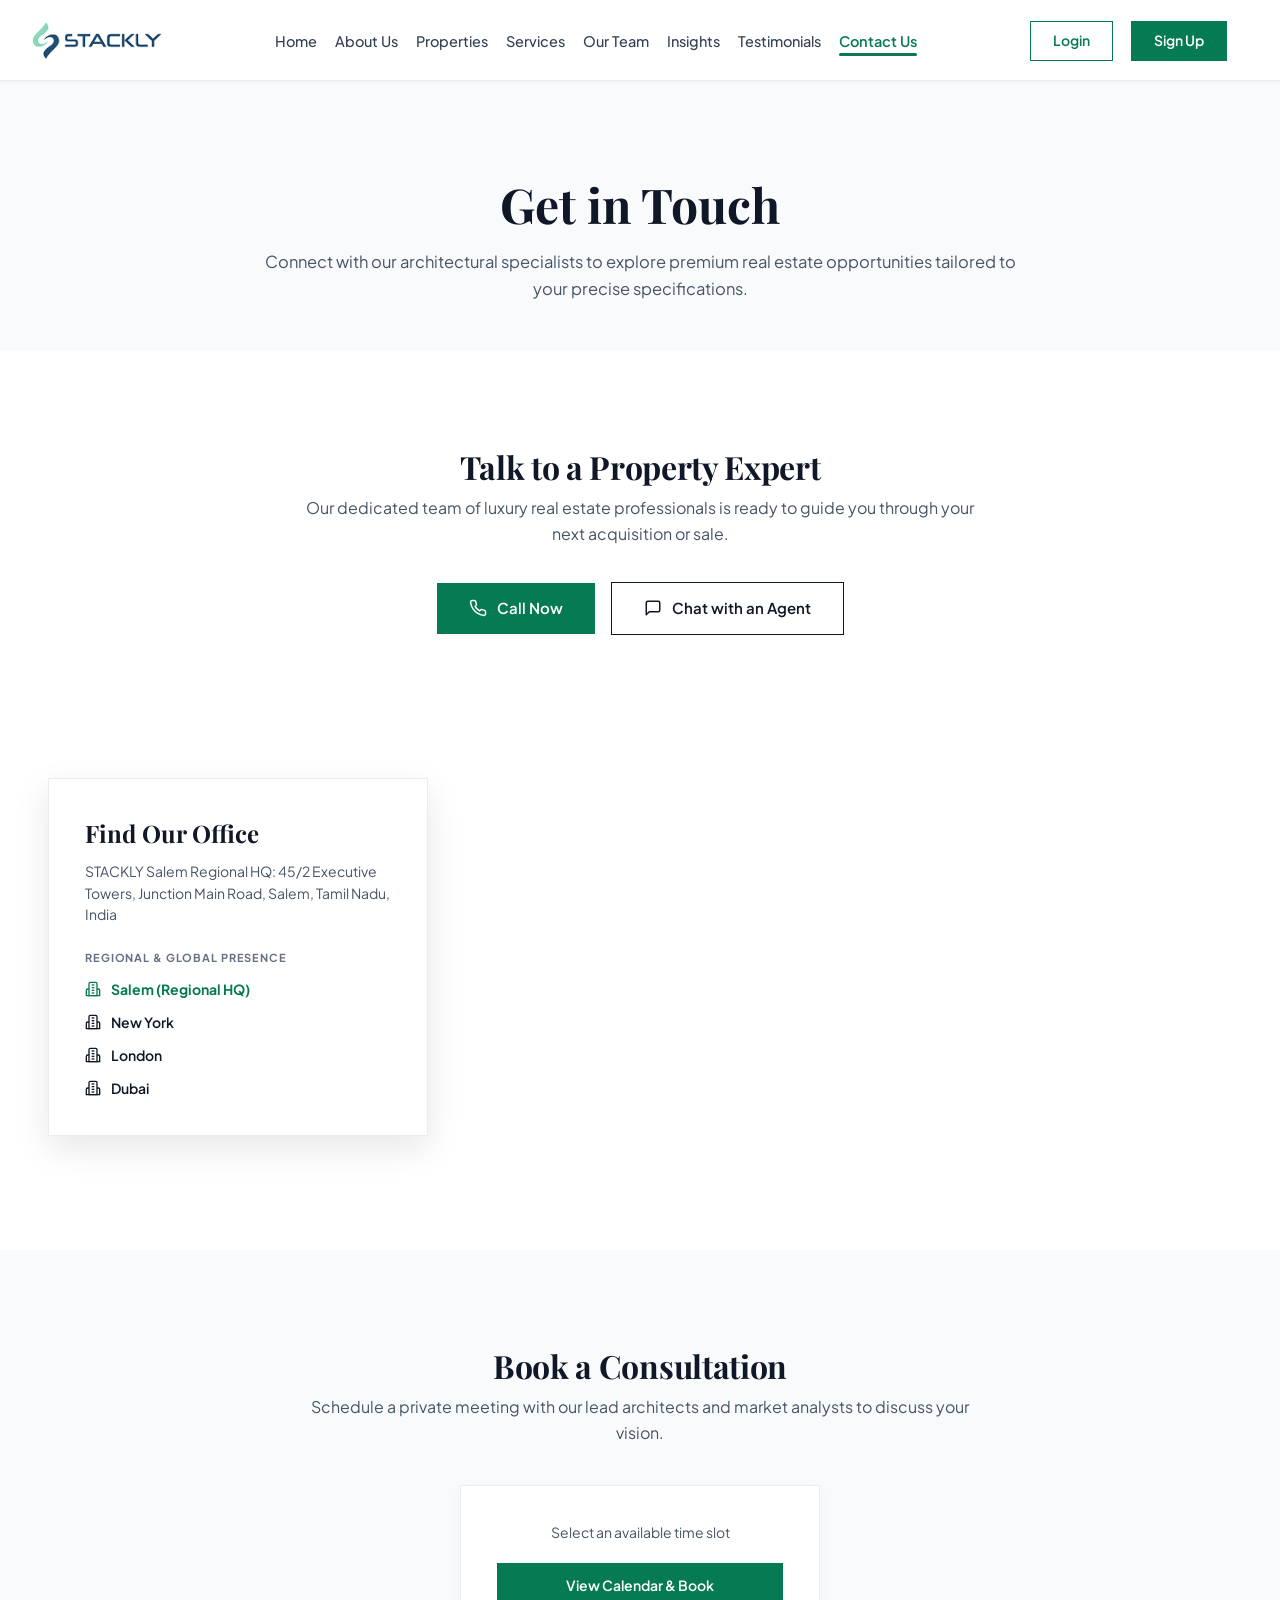
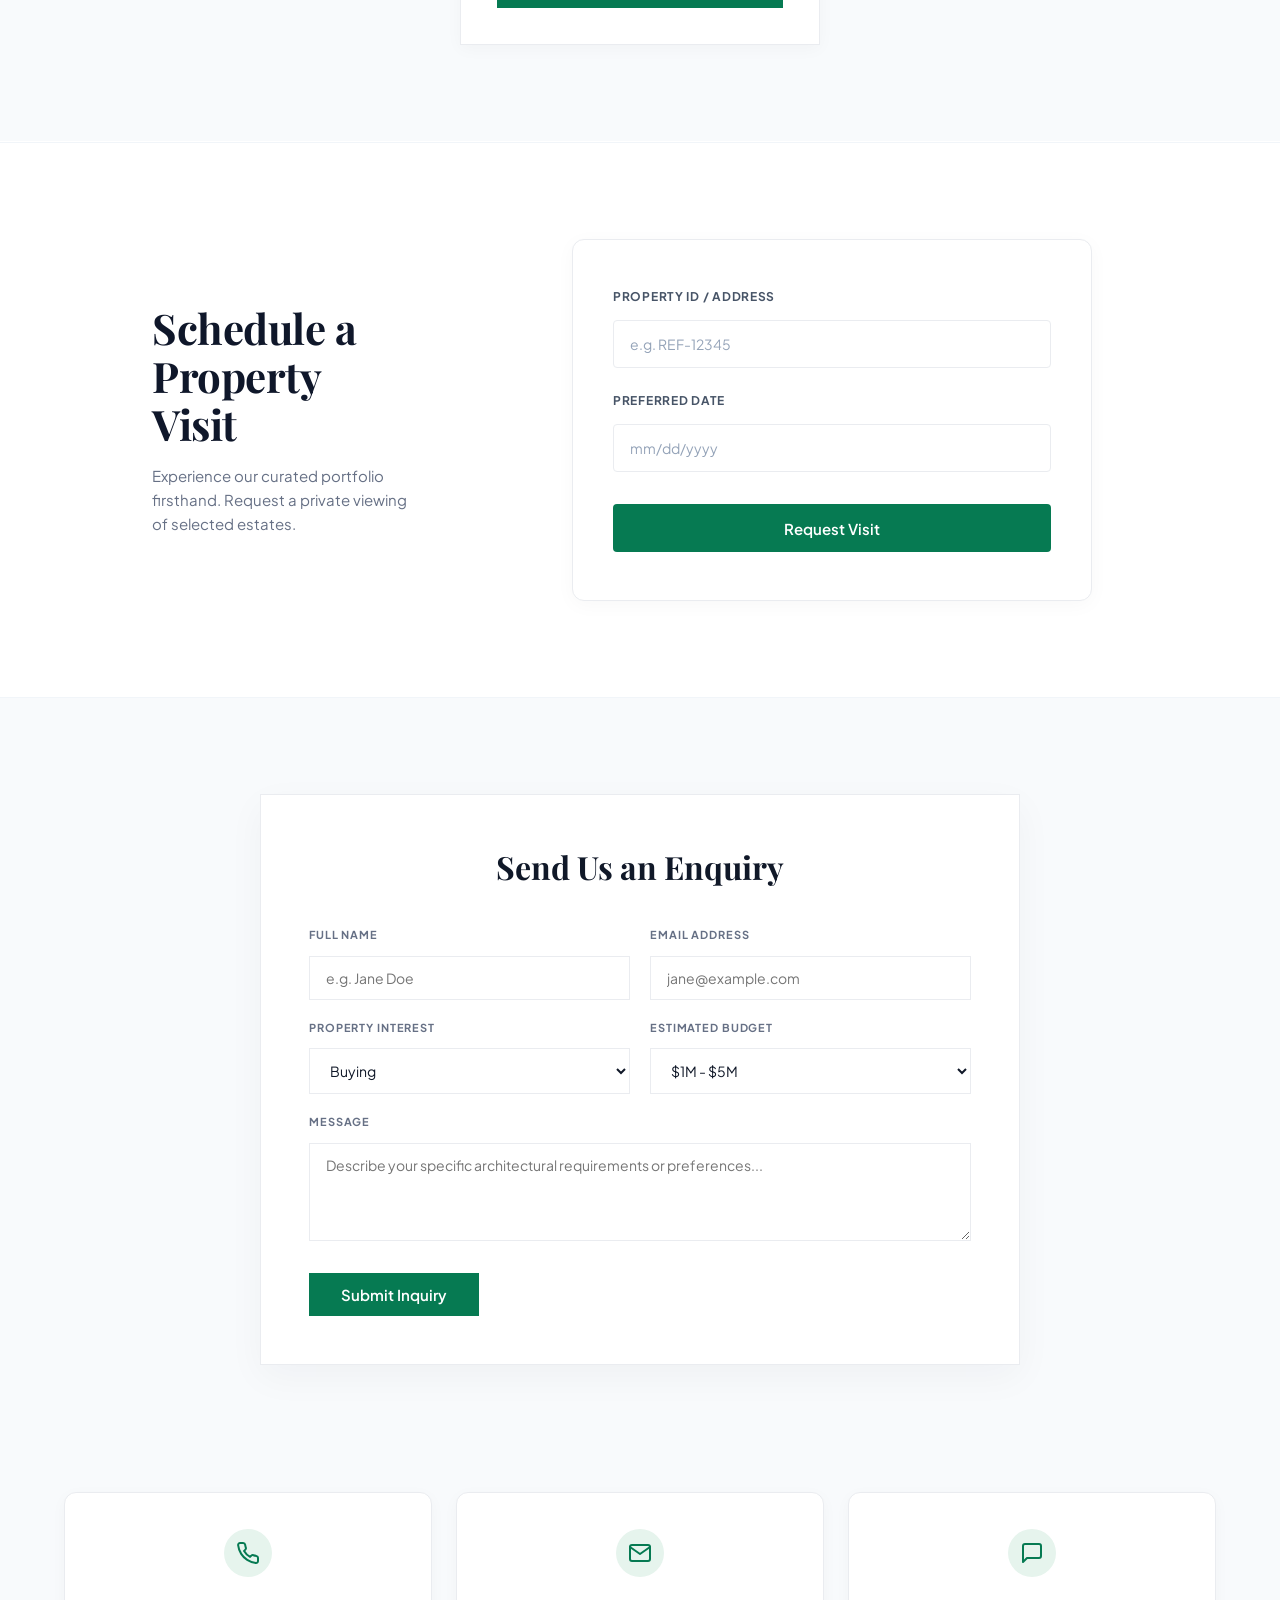
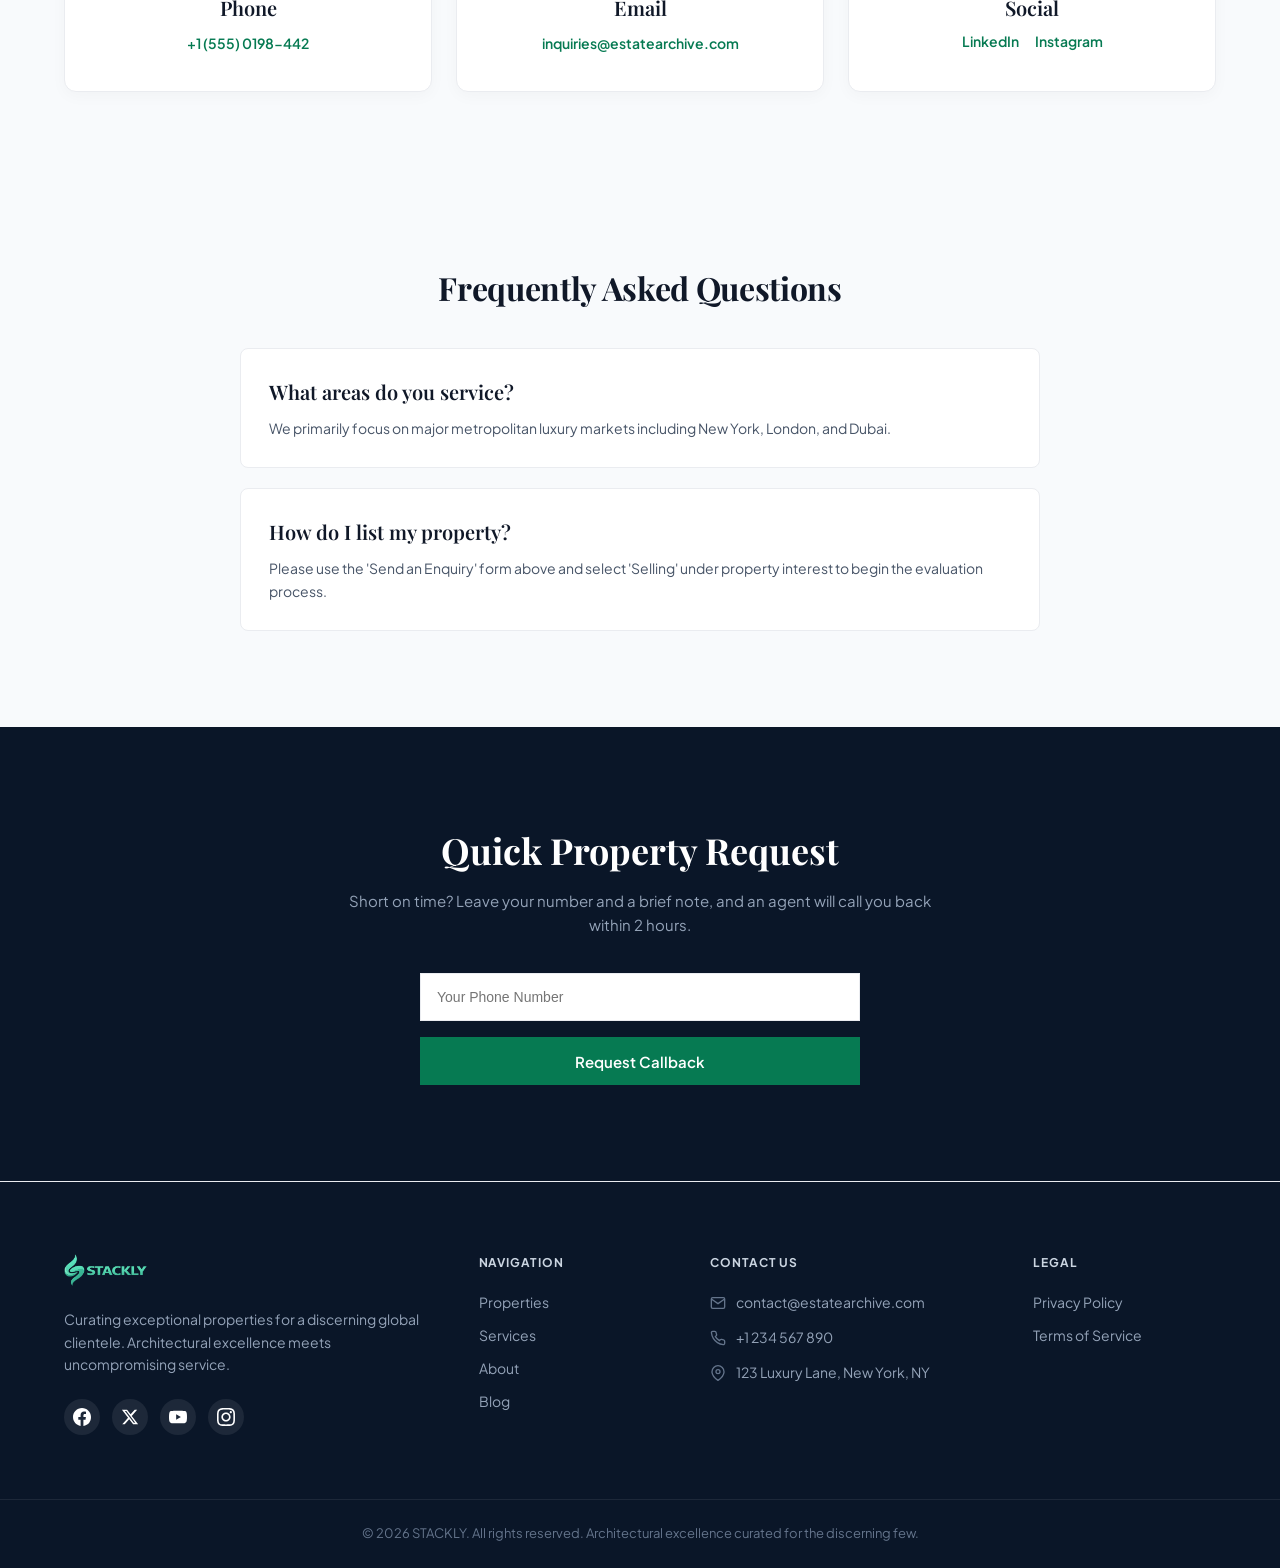
<file: contact.html>
<!DOCTYPE html>
<html lang="en">
<head>
  <meta charset="UTF-8">
  <meta name="viewport" content="width=device-width, initial-scale=1.0">
  <title>Contact Us | STACKLY - Connect with Real Estate Specialists</title>
  <!-- Google Fonts: Playfair Display for serif headings, Plus Jakarta Sans for clean typography -->
  <link rel="preconnect" href="https://fonts.googleapis.com">
  <link rel="preconnect" href="https://fonts.gstatic.com" crossorigin>
  <link href="https://fonts.googleapis.com/css2?family=Playfair+Display:ital,wght@0,400;0,600;0,700;1,400&family=Plus+Jakarta+Sans:wght@400;500;600;700&display=swap" rel="stylesheet">
  <link rel="stylesheet" href="style.css">
</head>
<body>

  <!-- ==========================================
       SITE HEADER (CONTACT US ACTIVE)
       ========================================== -->
  <header class="site-header">
    <div class="header-container">
      <a href="index.html" class="logo-link">
        <img src="Home.img/logo_stackly_dark.webp" alt="STACKLY Logo" class="site-logo">
      </a>

      <nav class="main-nav">
        <ul class="nav-list">
          <li><a href="index.html" class="nav-link">Home</a></li>
          <li><a href="about.html" class="nav-link">About Us</a></li>
          <li><a href="properties.html" class="nav-link">Properties</a></li>
          <li><a href="services.html" class="nav-link">Services</a></li>
          <li><a href="our-team.html" class="nav-link">Our Team</a></li>
          <li><a href="insights.html" class="nav-link">Insights</a></li>
          <li><a href="testimonials.html" class="nav-link">Testimonials</a></li>
          <li><a href="contact.html" class="nav-link active">Contact Us</a></li>
        </ul>
      </nav>

      <div class="header-actions">
        <a href="login.html" class="btn btn-outline">Login</a>
        <a href="signup.html" class="btn btn-solid">Sign Up</a>
      </div>
    </div>
  </header>

  <main>
    <!-- ==========================================
         SECTION 1: HERO BANNER (GET IN TOUCH)
         ========================================== -->
    <section class="contact-hero-section bg-light">
      <div class="container text-center">
        <h1 class="contact-main-title">Get in Touch</h1>
        <p class="contact-hero-subtitle">
          Connect with our architectural specialists to explore premium real estate opportunities tailored to your precise specifications.
        </p>
      </div>
    </section>

    <!-- ==========================================
         SECTION 2: TALK TO A PROPERTY EXPERT
         ========================================== -->
    <section class="talk-expert-section">
      <div class="container text-center">
        <h2 class="section-title">Talk to a Property Expert</h2>
        <p class="section-subtitle expert-subtitle">
          Our dedicated team of luxury real estate professionals is ready to guide you through your next acquisition or sale.
        </p>

        <div class="expert-actions-row">
          <a href="tel:+1234567890" class="btn-call-now">
            <svg width="18" height="18" viewBox="0 0 24 24" fill="none" stroke="currentColor" stroke-width="2" stroke-linecap="round" stroke-linejoin="round">
              <path d="M22 16.92v3a2 2 0 0 1-2.18 2 19.79 19.79 0 0 1-8.63-3.07 19.5 19.5 0 0 1-6-6 19.79 19.79 0 0 1-3.07-8.67A2 2 0 0 1 4.11 2h3a2 2 0 0 1 2 1.72 12.84 12.84 0 0 0 .7 2.81 2 2 0 0 1-.45 2.11L8.09 9.91a16 16 0 0 0 6 6l1.27-1.27a2 2 0 0 1 2.11-.45 12.84 12.84 0 0 0 2.81.7A2 2 0 0 1 22 16.92z"/>
            </svg>
            Call Now
          </a>
          <a href="#send-enquiry" class="btn-chat-agent">
            <svg width="18" height="18" viewBox="0 0 24 24" fill="none" stroke="currentColor" stroke-width="2" stroke-linecap="round" stroke-linejoin="round">
              <path d="M21 15a2 2 0 0 1-2 2H7l-4 4V5a2 2 0 0 1 2-2h14a2 2 0 0 1 2 2z"/>
            </svg>
            Chat with an Agent
          </a>
        </div>
      </div>
    </section>

    <!-- ==========================================
         SECTION 3: FIND OUR OFFICE (SALEM STACKLY OFFICE MAP)
         ========================================== -->
    <section class="find-office-section">
      <div class="map-container-wrapper">
        <iframe 
          title="STACKLY Salem Office Location Map" 
          src="https://maps.google.com/maps?q=Salem,%20Tamil%20Nadu,%20India&t=&z=14&ie=UTF8&iwloc=&output=embed" 
          width="100%" 
          height="520" 
          style="border:0;" 
          allowfullscreen="" 
          loading="lazy">
        </iframe>

        <div class="office-info-card">
          <h3 class="office-card-title">Find Our Office</h3>
          <p class="office-address">STACKLY Salem Regional HQ: 45/2 Executive Towers, Junction Main Road, Salem, Tamil Nadu, India</p>
          
          <span class="office-label-tag">REGIONAL & GLOBAL PRESENCE</span>

          <ul class="presence-list">
            <li>
              <svg width="16" height="16" viewBox="0 0 24 24" fill="none" stroke="#067A52" stroke-width="2"><path d="M6 22V4a2 2 0 0 1 2-2h8a2 2 0 0 1 2 2v18Z"/><path d="M6 12H4a2 2 0 0 0-2 2v8h20v-8a2 2 0 0 0-2-2h-2"/><path d="M10 6h4"/><path d="M10 10h4"/><path d="M10 14h4"/><path d="M10 18h4"/></svg>
              <span><strong style="color: #067A52;">Salem (Regional HQ)</strong></span>
            </li>
            <li>
              <svg width="16" height="16" viewBox="0 0 24 24" fill="none" stroke="currentColor" stroke-width="2"><path d="M6 22V4a2 2 0 0 1 2-2h8a2 2 0 0 1 2 2v18Z"/><path d="M6 12H4a2 2 0 0 0-2 2v8h20v-8a2 2 0 0 0-2-2h-2"/><path d="M10 6h4"/><path d="M10 10h4"/><path d="M10 14h4"/><path d="M10 18h4"/></svg>
              <span>New York</span>
            </li>
            <li>
              <svg width="16" height="16" viewBox="0 0 24 24" fill="none" stroke="currentColor" stroke-width="2"><path d="M6 22V4a2 2 0 0 1 2-2h8a2 2 0 0 1 2 2v18Z"/><path d="M6 12H4a2 2 0 0 0-2 2v8h20v-8a2 2 0 0 0-2-2h-2"/><path d="M10 6h4"/><path d="M10 10h4"/><path d="M10 14h4"/><path d="M10 18h4"/></svg>
              <span>London</span>
            </li>
            <li>
              <svg width="16" height="16" viewBox="0 0 24 24" fill="none" stroke="currentColor" stroke-width="2"><path d="M6 22V4a2 2 0 0 1 2-2h8a2 2 0 0 1 2 2v18Z"/><path d="M6 12H4a2 2 0 0 0-2 2v8h20v-8a2 2 0 0 0-2-2h-2"/><path d="M10 6h4"/><path d="M10 10h4"/><path d="M10 14h4"/><path d="M10 18h4"/></svg>
              <span>Dubai</span>
            </li>
          </ul>
        </div>
      </div>
    </section>

    <!-- ==========================================
         SECTION 4: BOOK A CONSULTATION
         ========================================== -->
    <section class="book-consultation-section bg-light">
      <div class="container text-center">
        <h2 class="section-title">Book a Consultation</h2>
        <p class="section-subtitle consultation-subtitle">
          Schedule a private meeting with our lead architects and market analysts to discuss your vision.
        </p>

        <div class="consultation-booking-card">
          <p class="booking-slot-text">Select an available time slot</p>
          <a href="#send-enquiry" class="btn-view-calendar">View Calendar &amp; Book</a>
        </div>
      </div>
    </section>

    <!-- ==========================================
         SECTION 5: SCHEDULE A PROPERTY VISIT
         ========================================== -->
    <section class="schedule-visit-section">
      <div class="container">
        <div class="schedule-visit-container">
          <div class="visit-text-col">
            <h2 class="visit-title">Schedule a Property Visit</h2>
            <p class="visit-subtitle">
              Experience our curated portfolio firsthand. Request a private viewing of selected estates.
            </p>
          </div>

          <div class="visit-form-card">
            <form class="visit-form">
              <div class="form-group">
                <label class="form-label-uppercase">PROPERTY ID / ADDRESS</label>
                <input type="text" class="form-input" placeholder="e.g. REF-12345">
              </div>
              <div class="form-group">
                <label class="form-label-uppercase">PREFERRED DATE</label>
                <input type="text" class="form-input" placeholder="mm/dd/yyyy">
              </div>
              <button type="submit" class="btn-request-visit">Request Visit</button>
            </form>
          </div>
        </div>
      </div>
    </section>

    <!-- ==========================================
         SECTION 6: SEND US AN ENQUIRY
         ========================================== -->
    <section class="send-enquiry-section" id="send-enquiry">
      <div class="container">
        <div class="send-enquiry-card">
          <h2 class="enquiry-card-heading text-center">Send Us an Enquiry</h2>
          <form class="enquiry-form">
            <div class="form-row two-col">
              <div class="form-group">
                <label class="form-label-uppercase">FULL NAME</label>
                <input type="text" class="form-input" placeholder="e.g. Jane Doe">
              </div>
              <div class="form-group">
                <label class="form-label-uppercase">EMAIL ADDRESS</label>
                <input type="email" class="form-input" placeholder="jane@example.com">
              </div>
            </div>

            <div class="form-row two-col">
              <div class="form-group">
                <label class="form-label-uppercase">PROPERTY INTEREST</label>
                <select class="form-select">
                  <option value="Buying" selected>Buying</option>
                  <option value="Selling">Selling</option>
                  <option value="Leasing">Leasing</option>
                </select>
              </div>
              <div class="form-group">
                <label class="form-label-uppercase">ESTIMATED BUDGET</label>
                <select class="form-select">
                  <option value="$1M - $5M" selected>$1M - $5M</option>
                  <option value="$5M - $10M">$5M - $10M</option>
                  <option value="$10M+">$10M+</option>
                </select>
              </div>
            </div>

            <div class="form-group">
              <label class="form-label-uppercase">MESSAGE</label>
              <textarea class="form-textarea" rows="4" placeholder="Describe your specific architectural requirements or preferences..."></textarea>
            </div>

            <div class="form-submit-left">
              <button type="submit" class="btn-submit-inquiry">Submit Inquiry</button>
            </div>
          </form>
        </div>
      </div>
    </section>

    <!-- ==========================================
         SECTION 7: CONTACT METHODS GRID (3 CARDS)
         ========================================== -->
    <section class="contact-methods-section bg-light">
      <div class="container">
        <div class="contact-methods-grid">
          <!-- Method 1: Phone -->
          <div class="method-card">
            <div class="method-icon-wrapper">
              <svg width="24" height="24" viewBox="0 0 24 24" fill="none" stroke="#067A52" stroke-width="2" stroke-linecap="round" stroke-linejoin="round">
                <path d="M22 16.92v3a2 2 0 0 1-2.18 2 19.79 19.79 0 0 1-8.63-3.07 19.5 19.5 0 0 1-6-6 19.79 19.79 0 0 1-3.07-8.67A2 2 0 0 1 4.11 2h3a2 2 0 0 1 2 1.72 12.84 12.84 0 0 0 .7 2.81 2 2 0 0 1-.45 2.11L8.09 9.91a16 16 0 0 0 6 6l1.27-1.27a2 2 0 0 1 2.11-.45 12.84 12.84 0 0 0 2.81.7A2 2 0 0 1 22 16.92z"/>
              </svg>
            </div>
            <h3 class="method-title">Phone</h3>
            <a href="tel:+15550198442" class="method-value">+1 (555) 0198-442</a>
          </div>

          <!-- Method 2: Email -->
          <div class="method-card">
            <div class="method-icon-wrapper">
              <svg width="24" height="24" viewBox="0 0 24 24" fill="none" stroke="#067A52" stroke-width="2" stroke-linecap="round" stroke-linejoin="round">
                <path d="M4 4h16c1.1 0 2 .9 2 2v12c0 1.1-.9 2-2 2H4c-1.1 0-2-.9-2-2V6c0-1.1.9-2 2-2z"/>
                <polyline points="22,6 12,13 2,6"/>
              </svg>
            </div>
            <h3 class="method-title">Email</h3>
            <a href="mailto:inquiries@estatearchive.com" class="method-value">inquiries@estatearchive.com</a>
          </div>

          <!-- Method 3: Social -->
          <div class="method-card">
            <div class="method-icon-wrapper">
              <svg width="24" height="24" viewBox="0 0 24 24" fill="none" stroke="#067A52" stroke-width="2" stroke-linecap="round" stroke-linejoin="round">
                <path d="M21 15a2 2 0 0 1-2 2H7l-4 4V5a2 2 0 0 1 2-2h14a2 2 0 0 1 2 2z"/>
              </svg>
            </div>
            <h3 class="method-title">Social</h3>
            <div class="social-links-row">
              <a href="https://linkedin.com" target="_blank" rel="noopener noreferrer" class="method-value">LinkedIn</a>
              <a href="https://instagram.com" target="_blank" rel="noopener noreferrer" class="method-value">Instagram</a>
            </div>
          </div>
        </div>
      </div>
    </section>

    <!-- ==========================================
         SECTION 8: CONTACT FAQ
         ========================================== -->
    <section class="contact-faq-section bg-light">
      <div class="container">
        <div class="section-header center">
          <h2 class="section-title">Frequently Asked Questions</h2>
        </div>

        <div class="contact-faq-list">
          <div class="contact-faq-card">
            <h3 class="contact-faq-q">What areas do you service?</h3>
            <p class="contact-faq-a">We primarily focus on major metropolitan luxury markets including New York, London, and Dubai.</p>
          </div>

          <div class="contact-faq-card">
            <h3 class="contact-faq-q">How do I list my property?</h3>
            <p class="contact-faq-a">Please use the 'Send an Enquiry' form above and select 'Selling' under property interest to begin the evaluation process.</p>
          </div>
        </div>
      </div>
    </section>

    <!-- ==========================================
         SECTION 9: QUICK PROPERTY REQUEST (DARK NAVY)
         ========================================== -->
    <section class="quick-request-section">
      <div class="container text-center">
        <h2 class="quick-request-title">Quick Property Request</h2>
        <p class="quick-request-subtitle">
          Short on time? Leave your number and a brief note, and an agent will call you back within 2 hours.
        </p>

        <div class="quick-request-box">
          <input type="text" class="quick-input" placeholder="Your Phone Number">
          <button type="button" class="btn-request-callback">Request Callback</button>
        </div>
      </div>
    </section>
  </main>

  <!-- ==========================================
       MASTER SITE FOOTER
       ========================================== -->
  <footer class="site-footer">
    <div class="container">
      <div class="footer-grid">
        <div class="footer-brand-col">
          <a href="index.html" class="footer-logo-link">
            <img src="Home.img/logo_stackly_teal.webp" alt="STACKLY Logo" class="footer-logo">
          </a>
          <p class="footer-brand-desc">
            Curating exceptional properties for a discerning global clientele. Architectural excellence meets uncompromising service.
          </p>
          <div class="footer-socials">
            <a href="https://facebook.com" target="_blank" rel="noopener" class="social-icon" aria-label="Facebook">
              <svg width="18" height="18" fill="currentColor" viewBox="0 0 24 24"><path d="M24 12.073c0-6.627-5.373-12-12-12s-12 5.373-12 12c0 5.99 4.388 10.954 10.125 11.854v-8.385H7.078v-3.47h3.047V9.43c0-3.007 1.792-4.669 4.533-4.669 1.312 0 2.686.235 2.686.235v2.953H15.83c-1.491 0-1.956.925-1.956 1.874v2.25h3.328l-.532 3.47h-2.796v8.385C20.612 23.027 24 18.062 24 12.073z"/></svg>
            </a>
            <a href="https://x.com" target="_blank" rel="noopener" class="social-icon" aria-label="X (Twitter)">
              <svg width="18" height="18" fill="currentColor" viewBox="0 0 24 24"><path d="M18.244 2.25h3.308l-7.227 8.26 8.502 11.24H16.17l-5.214-6.817L4.99 21.75H1.68l7.73-8.835L1.254 2.25H8.08l4.713 6.231zm-1.161 17.52h1.833L7.084 4.126H5.117z"/></svg>
            </a>
            <a href="https://youtube.com" target="_blank" rel="noopener" class="social-icon" aria-label="YouTube">
              <svg width="18" height="18" fill="currentColor" viewBox="0 0 24 24"><path d="M23.498 6.186a3.016 3.016 0 0 0-2.122-2.136C19.505 3.545 12 3.545 12 3.545s-7.505 0-9.377.505A3.017 3.017 0 0 0 .502 6.186C0 8.07 0 12 0 12s0 3.93.502 5.814a3.016 3.016 0 0 0 2.122 2.136c1.871.505 9.376.505 9.376.505s7.505 0 9.377-.505a3.015 3.015 0 0 0 2.122-2.136C24 15.93 24 12 24 12s0-3.93-.502-5.814zM9.545 15.568V8.432L15.818 12l-6.273 3.568z"/></svg>
            </a>
            <a href="https://instagram.com" target="_blank" rel="noopener" class="social-icon" aria-label="Instagram">
              <svg width="18" height="18" fill="currentColor" viewBox="0 0 24 24"><path d="M12 2.163c3.204 0 3.584.012 4.85.07 3.252.148 4.771 1.691 4.919 4.919.058 1.265.069 1.645.069 4.849 0 3.205-.012 3.584-.069 4.849-.149 3.225-1.664 4.771-4.919 4.919-1.266.058-1.644.07-4.85.07-3.204 0-3.584-.012-4.849-.07-3.26-.149-4.771-1.699-4.919-4.92-.058-1.265-.07-1.644-.07-4.849 0-3.204.013-3.583.07-4.849.149-3.227 1.664-4.771 4.919-4.919 1.266-.057 1.645-.069 4.849-.069zm0-2.163c-3.259 0-3.667.014-4.947.072-4.358.2-6.78 2.618-6.98 6.98-.059 1.281-.073 1.689-.073 4.948 0 3.259.014 3.668.072 4.948.2 4.358 2.618 6.78 6.98 6.98 1.281.058 1.689.072 4.948.072 3.259 0 3.668-.014 4.948-.072 4.354-.2 6.782-2.618 6.979-6.98.059-1.28.073-1.689.073-4.948 0-3.259-.014-3.667-.072-4.947-.196-4.354-2.617-6.78-6.979-6.98-1.281-.059-1.69-.073-4.949-.073zm0 5.838c-3.403 0-6.162 2.759-6.162 6.162s2.759 6.163 6.162 6.163 6.162-2.759 6.162-6.163c0-3.403-2.759-6.162-6.162-6.162zm0 10.162c-2.209 0-4-1.79-4-4 0-2.209 1.791-4 4-4s4 1.791 4 4c0 2.21-1.791 4-4 4zm6.406-11.845c-.796 0-1.441.645-1.441 1.44s.645 1.44 1.441 1.44c.795 0 1.439-.645 1.439-1.44s-.644-1.44-1.439-1.44z"/></svg>
            </a>
          </div>
        </div>

        <div class="footer-nav-col">
          <h4 class="footer-heading">Navigation</h4>
          <ul class="footer-link-list">
            <li><a href="properties.html">Properties</a></li>
            <li><a href="services.html">Services</a></li>
            <li><a href="about.html">About</a></li>
            <li><a href="insights.html">Blog</a></li>
          </ul>
        </div>

        <div class="footer-contact-col">
          <h4 class="footer-heading">CONTACT US</h4>
          <ul class="footer-contact-list">
            <li>
              <svg class="contact-icon" width="16" height="16" viewBox="0 0 24 24" fill="none" stroke="currentColor" stroke-width="2"><path d="M4 4h16c1.1 0 2 .9 2 2v12c0 1.1-.9 2-2 2H4c-1.1 0-2-.9-2-2V6c0-1.1.9-2 2-2z"/><polyline points="22,6 12,13 2,6"/></svg>
              <span>contact@estatearchive.com</span>
            </li>
            <li>
              <svg class="contact-icon" width="16" height="16" viewBox="0 0 24 24" fill="none" stroke="currentColor" stroke-width="2"><path d="M22 16.92v3a2 2 0 0 1-2.18 2 19.79 19.79 0 0 1-8.63-3.07 19.5 19.5 0 0 1-6-6 19.79 19.79 0 0 1-3.07-8.67A2 2 0 0 1 4.11 2h3a2 2 0 0 1 2 1.72 12.84 12.84 0 0 0 .7 2.81 2 2 0 0 1-.45 2.11L8.09 9.91a16 16 0 0 0 6 6l1.27-1.27a2 2 0 0 1 2.11-.45 12.84 12.84 0 0 0 2.81.7A2 2 0 0 1 22 16.92z"/></svg>
              <span>+1 234 567 890</span>
            </li>
            <li>
              <svg class="contact-icon" width="16" height="16" viewBox="0 0 24 24" fill="none" stroke="currentColor" stroke-width="2"><path d="M21 10c0 7-9 13-9 13s-9-6-9-13a9 9 0 0 1 18 0z"/><circle cx="12" cy="10" r="3"/></svg>
              <span>123 Luxury Lane, New York, NY</span>
            </li>
          </ul>
        </div>

        <div class="footer-legal-col">
          <h4 class="footer-heading">Legal</h4>
          <ul class="footer-link-list">
            <li><a href="404.html">Privacy Policy</a></li>
            <li><a href="404.html">Terms of Service</a></li>
          </ul>
        </div>
      </div>
    </div>

    <div class="footer-bottom-bar">
      <p>&copy; 2026 STACKLY. All rights reserved. Architectural excellence curated for the discerning few.</p>
    </div>
  </footer>

  <script src="script.js"></script>
</body>
</html>
</file>
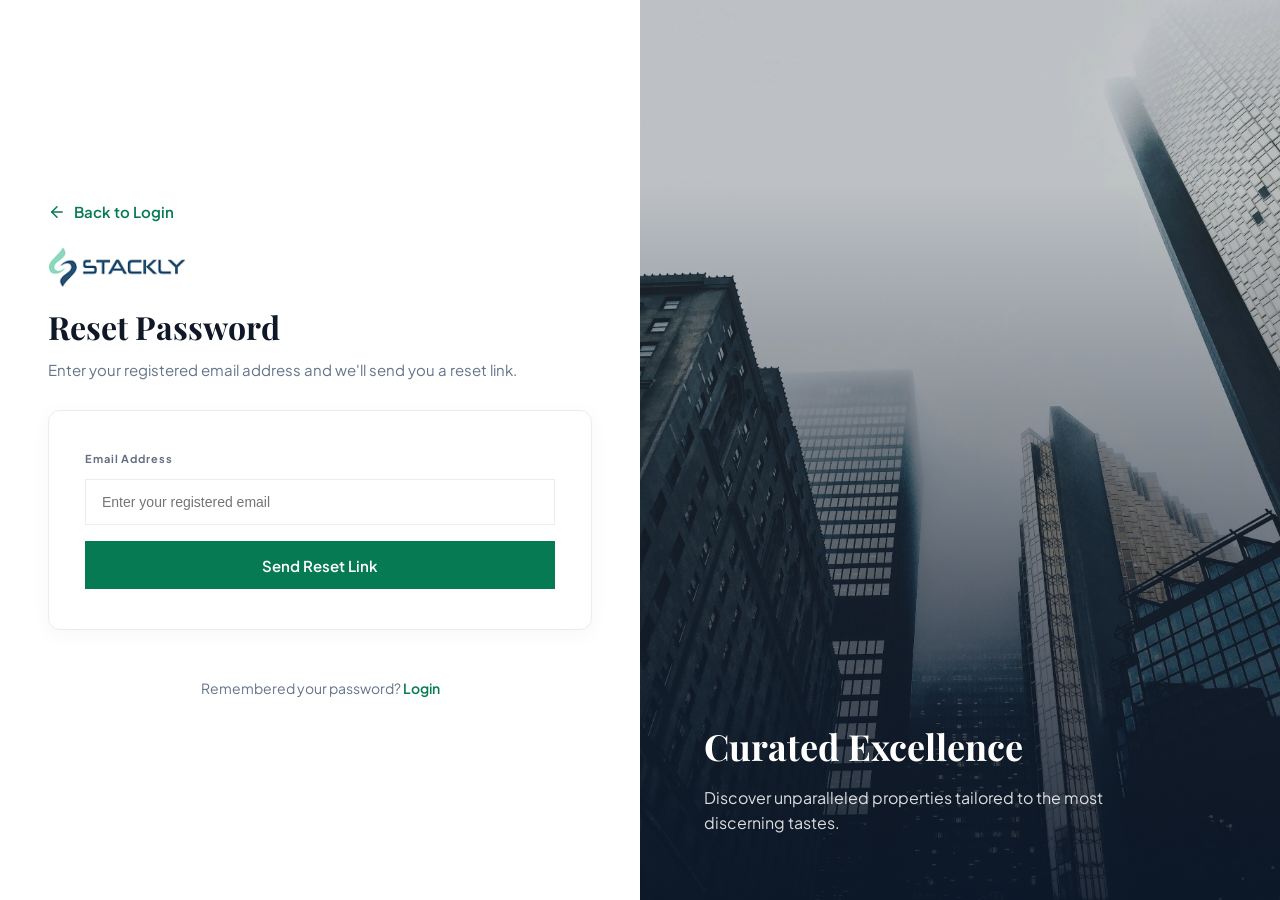
<file: forgot-password.html>
<!DOCTYPE html>
<html lang="en">
<head>
  <meta charset="UTF-8">
  <meta name="viewport" content="width=device-width, initial-scale=1.0">
  <title>Forgot Password | STACKLY - Reset Your Password</title>
  <link rel="preconnect" href="https://fonts.googleapis.com">
  <link rel="preconnect" href="https://fonts.gstatic.com" crossorigin>
  <link href="https://fonts.googleapis.com/css2?family=Playfair+Display:ital,wght@0,400;0,600;0,700;1,400&family=Plus+Jakarta+Sans:wght@400;500;600;700&display=swap" rel="stylesheet">
  <link rel="stylesheet" href="style.css">
</head>
<body class="auth-page-body">

  <div class="auth-split-wrapper">
    <!-- LEFT FORM COLUMN -->
    <div class="auth-form-col">
      <div class="auth-form-container">

        <!-- Back Link -->
        <a href="login.html" class="auth-back-link">
          <svg width="18" height="18" viewBox="0 0 24 24" fill="none" stroke="#067A52" stroke-width="2" stroke-linecap="round" stroke-linejoin="round">
            <line x1="19" y1="12" x2="5" y2="12"></line>
            <polyline points="12 19 5 12 12 5"></polyline>
          </svg>
          Back to Login
        </a>

        <!-- Logo -->
        <a href="index.html" class="auth-logo-link">
          <img src="Home.img/logo_stackly_dark.webp" alt="STACKLY Logo" class="auth-logo">
        </a>

        <h1 class="auth-title" style="font-family:var(--font-serif);font-size:32px;font-weight:700;color:#101828;margin-bottom:8px;">Reset Password</h1>
        <p class="auth-subtitle">Enter your registered email address and we'll send you a reset link.</p>

        <!-- Form Card -->
        <div class="auth-card">

          <!-- SUCCESS MESSAGE (hidden initially) -->
          <div id="fp-success-banner" style="display:none; background:#D1FAE5; border:1.5px solid #059669; color:#065F46; padding:18px 20px; border-radius:10px; font-size:15px; font-weight:600; margin-bottom:20px; line-height:1.6;">
            <div style="font-size:22px; margin-bottom:6px;">✅</div>
            <div id="fp-success-text">Password reset link sent!</div>
            <div style="font-size:13px; font-weight:400; margin-top:6px; color:#047857;">Redirecting you to Login page...</div>
          </div>

          <form id="forgotPasswordForm" novalidate>
            <div class="form-group">
              <label class="form-label-uppercase">Email Address</label>
              <input type="email" id="fp-email" class="auth-input" placeholder="Enter your registered email" autocomplete="email">
              <span id="fp-error" style="display:none; color:#EF4444; font-size:12px; font-weight:600; margin-top:6px; display:block;"></span>
            </div>

            <button type="submit" class="btn-auth-submit" id="fp-submit-btn">Send Reset Link</button>
          </form>
        </div>

        <p class="auth-bottom-switch text-center">
          Remembered your password? <a href="login.html" class="switch-link">Login</a>
        </p>
      </div>
    </div>

    <!-- RIGHT HERO COLUMN -->
    <div class="auth-hero-col">
      <img src="Testimonals.img/section1_testimonials_hero_skyscrapers_fog.webp" alt="Luxury Architecture" class="auth-hero-img">
      <div class="auth-hero-overlay">
        <h2 class="auth-hero-title">Curated Excellence</h2>
        <p class="auth-hero-desc">Discover unparalleled properties tailored to the most discerning tastes.</p>
      </div>
    </div>
  </div>

  <script src="script.js"></script>

  <!-- INLINE HANDLER — Guaranteed to work regardless of script.js load order -->
  <script>
    document.addEventListener('DOMContentLoaded', function() {
      var form       = document.getElementById('forgotPasswordForm');
      var emailInput = document.getElementById('fp-email');
      var errorSpan  = document.getElementById('fp-error');
      var successBanner = document.getElementById('fp-success-banner');
      var successText   = document.getElementById('fp-success-text');
      var submitBtn  = document.getElementById('fp-submit-btn');

      if (!form) return;

      // Clear error on typing
      emailInput.addEventListener('input', function() {
        emailInput.style.borderColor      = '';
        emailInput.style.backgroundColor  = '';
        errorSpan.style.display           = 'none';
        errorSpan.textContent             = '';
      });

      form.addEventListener('submit', function(e) {
        e.preventDefault();
        e.stopImmediatePropagation();

        var email = emailInput.value.trim();

        // Validate
        if (!email) {
          emailInput.style.borderColor     = '#EF4444';
          emailInput.style.backgroundColor = '#FEF2F2';
          errorSpan.textContent            = '⚠ Please enter your email address.';
          errorSpan.style.display          = 'block';
          return;
        }

        if (!email.includes('@') || !email.includes('.')) {
          emailInput.style.borderColor     = '#EF4444';
          emailInput.style.backgroundColor = '#FEF2F2';
          errorSpan.textContent            = '⚠ Please enter a valid email address.';
          errorSpan.style.display          = 'block';
          return;
        }

        // Hide form fields, show success
        form.style.display        = 'none';
        successBanner.style.display = 'block';
        successText.innerHTML = 'Reset link sent to <strong>' + email + '</strong>';

        // Show toast if available
        if (typeof showToast === 'function') {
          showToast('Password reset link sent! Check your email.', 'success');
        }

        // Navigate to login after 2 seconds
        setTimeout(function() {
          window.location.href = 'login.html';
        }, 2000);
      });
    });
  </script>

</body>
</html>
</file>
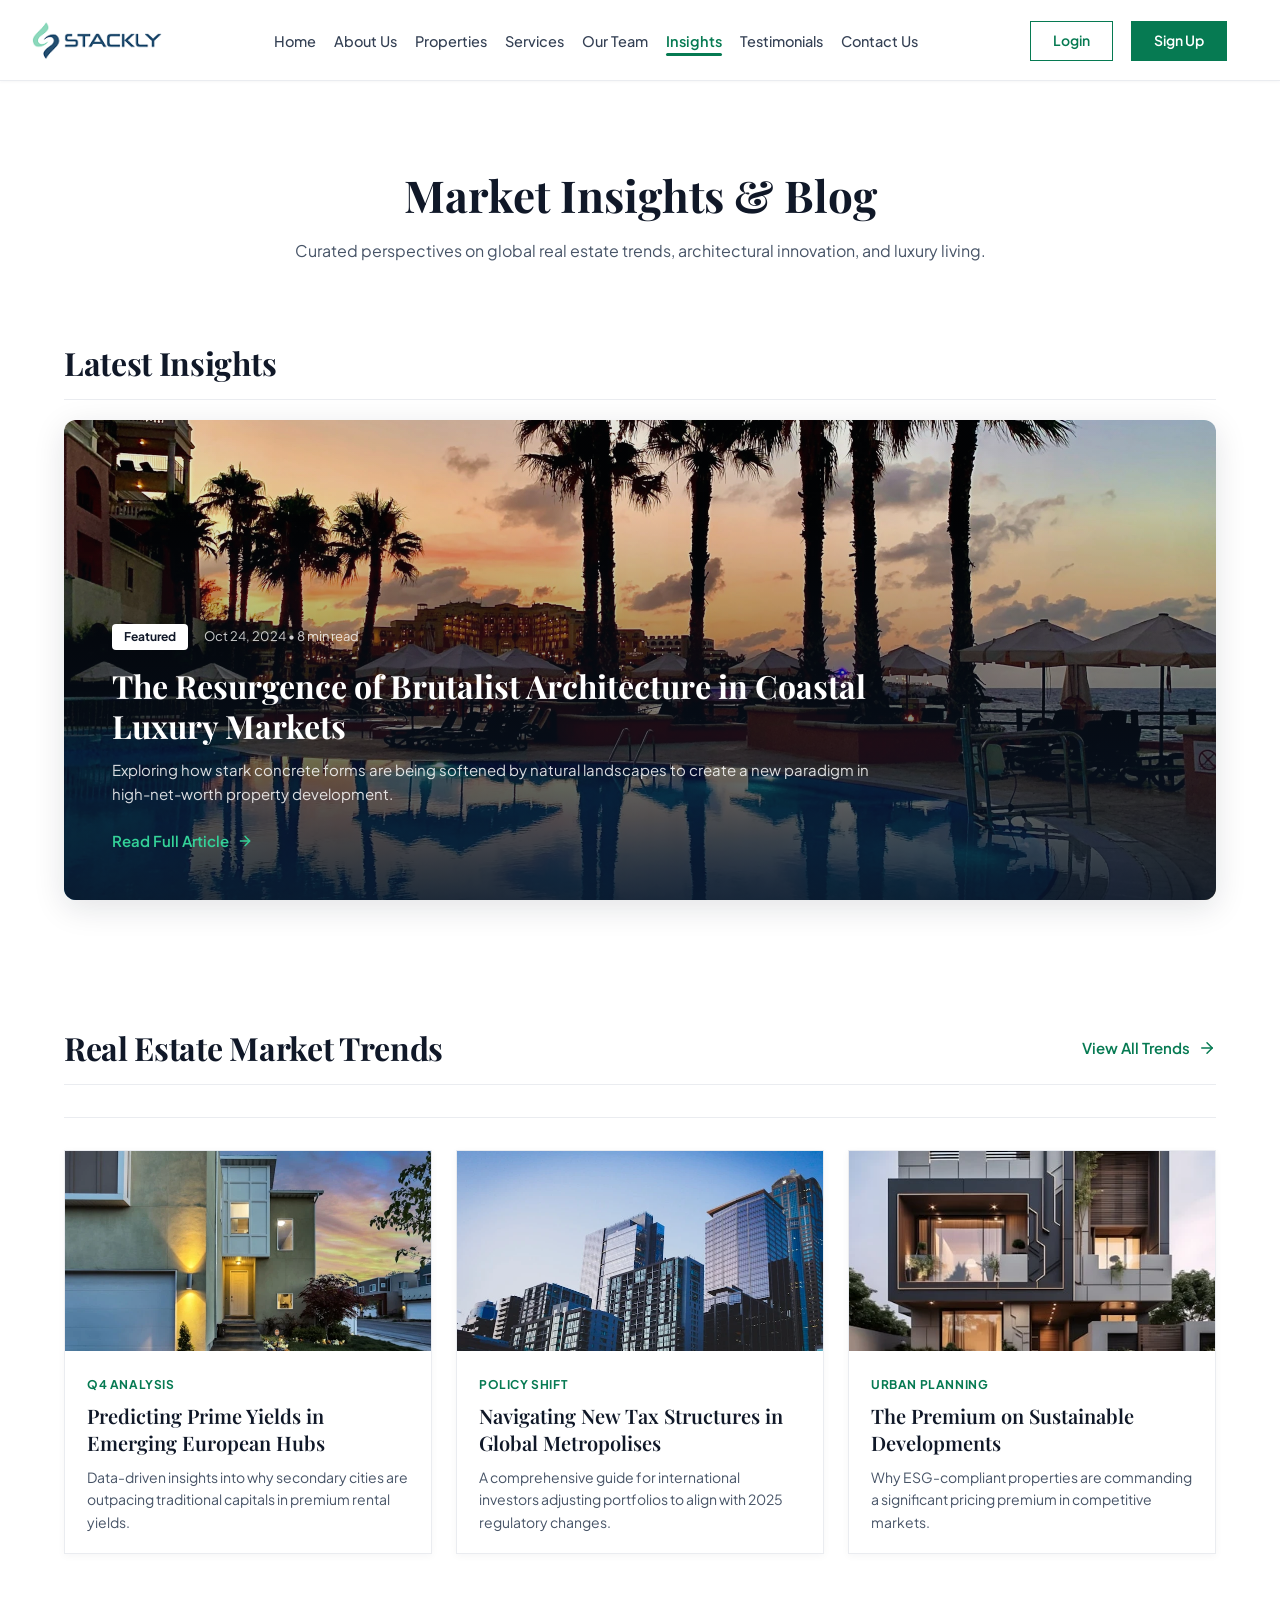
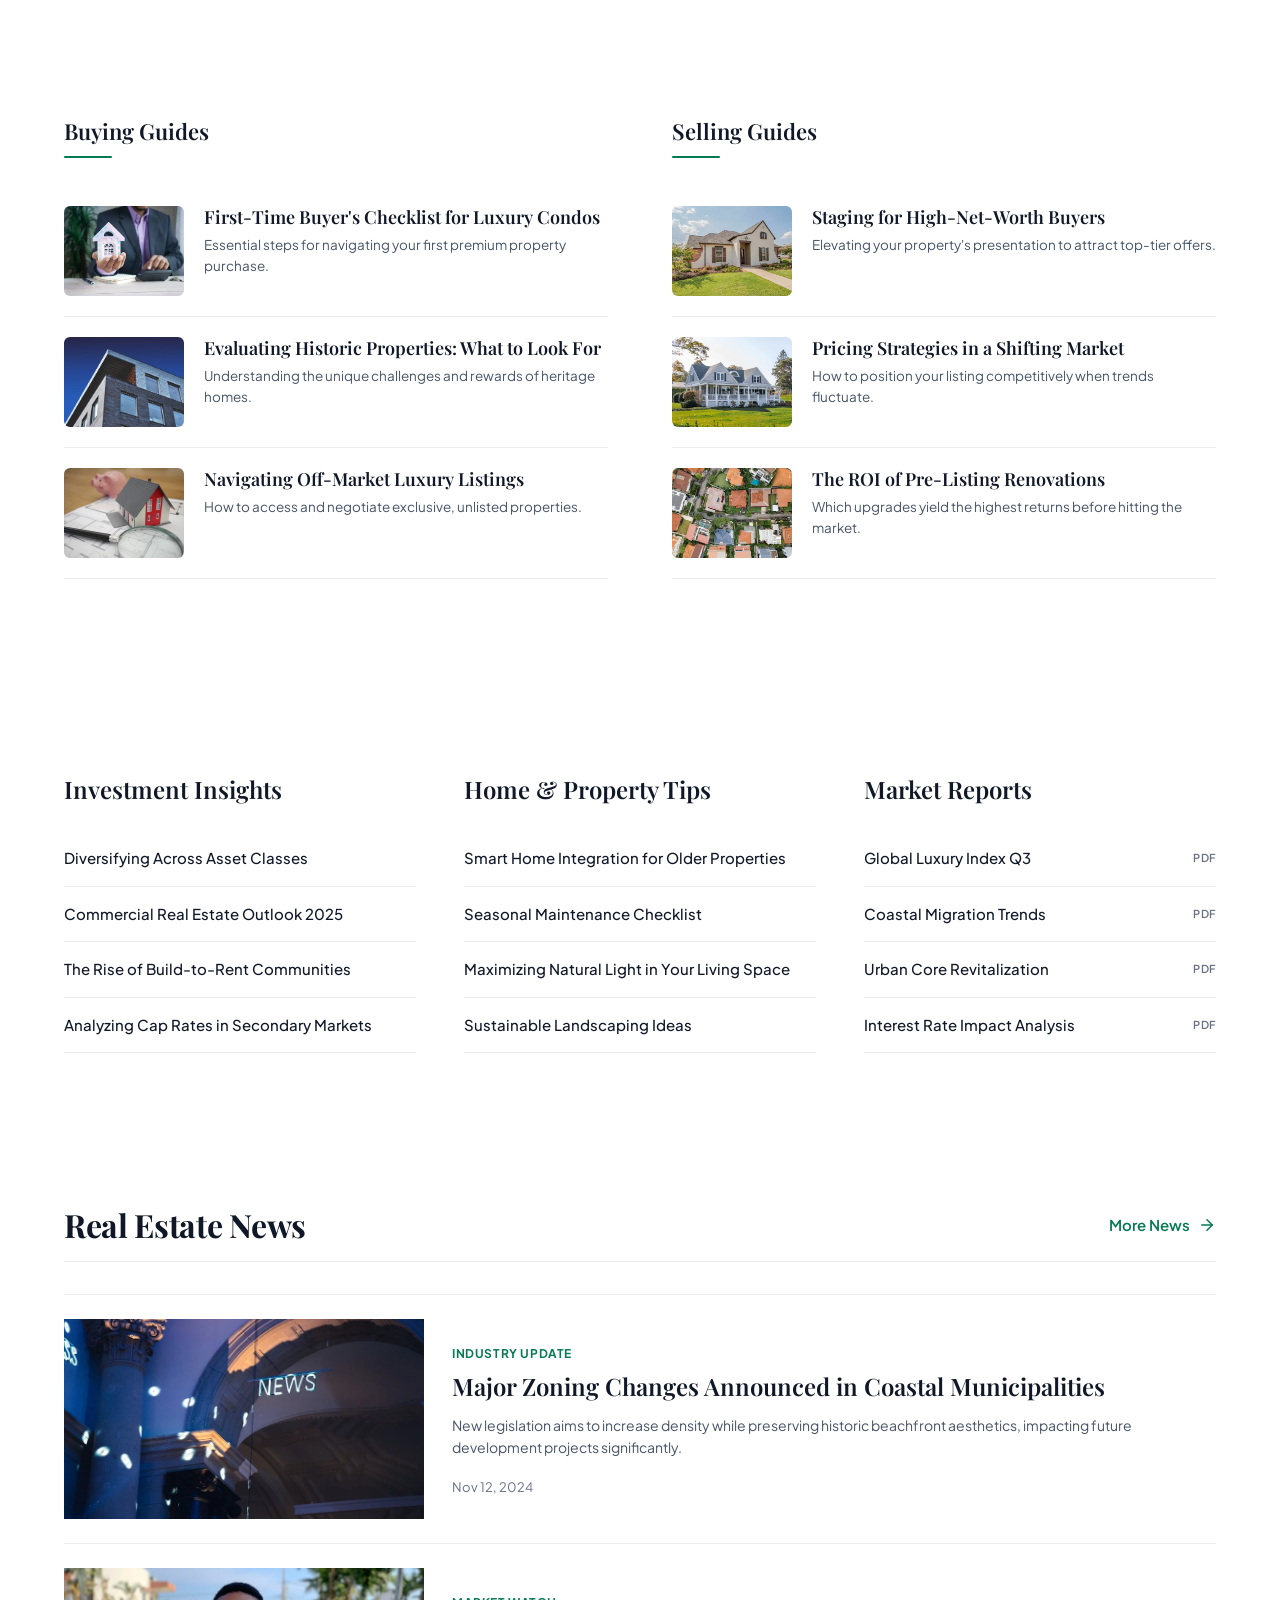
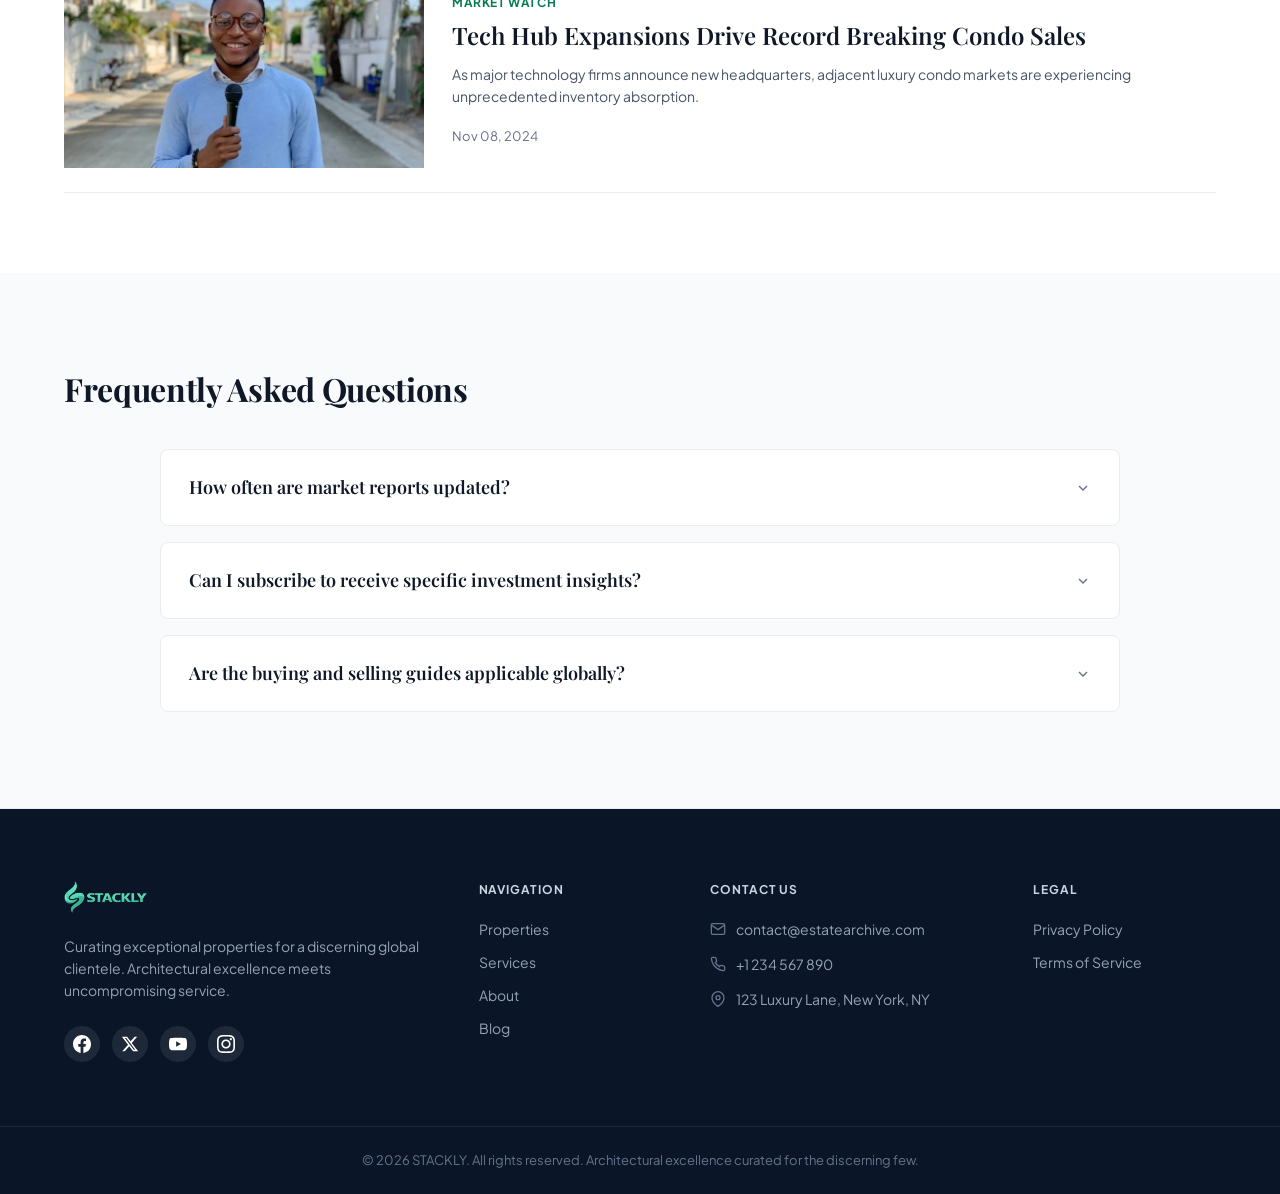
<file: insights.html>
<!DOCTYPE html>
<html lang="en">
<head>
  <meta charset="UTF-8">
  <meta name="viewport" content="width=device-width, initial-scale=1.0">
  <title>Insights & Blog | STACKLY - Global Real Estate Trends</title>
  <!-- Google Fonts: Playfair Display for serif headings, Plus Jakarta Sans for clean typography -->
  <link rel="preconnect" href="https://fonts.googleapis.com">
  <link rel="preconnect" href="https://fonts.gstatic.com" crossorigin>
  <link href="https://fonts.googleapis.com/css2?family=Playfair+Display:ital,wght@0,400;0,600;0,700;1,400&family=Plus+Jakarta+Sans:wght@400;500;600;700&display=swap" rel="stylesheet">
  <link rel="stylesheet" href="style.css">
</head>
<body>

  <!-- ==========================================
       SITE HEADER (INSIGHTS ACTIVE)
       ========================================== -->
  <header class="site-header">
    <div class="header-container">
      <a href="index.html" class="logo-link">
        <img src="Home.img/logo_stackly_dark.webp" alt="STACKLY Logo" class="site-logo">
      </a>

      <nav class="main-nav">
        <ul class="nav-list">
          <li><a href="index.html" class="nav-link">Home</a></li>
          <li><a href="about.html" class="nav-link">About Us</a></li>
          <li><a href="properties.html" class="nav-link">Properties</a></li>
          <li><a href="services.html" class="nav-link">Services</a></li>
          <li><a href="our-team.html" class="nav-link">Our Team</a></li>
          <li><a href="insights.html" class="nav-link active">Insights</a></li>
          <li><a href="testimonials.html" class="nav-link">Testimonials</a></li>
          <li><a href="contact.html" class="nav-link">Contact Us</a></li>
        </ul>
      </nav>

      <div class="header-actions">
        <a href="login.html" class="btn btn-outline">Login</a>
        <a href="signup.html" class="btn btn-solid">Sign Up</a>
      </div>
    </div>
  </header>

  <main>
    <!-- ==========================================
         SECTION 1: HERO BANNER
         ========================================== -->
    <section class="insights-hero-section">
      <div class="container text-center">
        <h1 class="insights-main-title">Market Insights &amp; Blog</h1>
        <p class="insights-hero-subtitle">
          Curated perspectives on global real estate trends, architectural innovation, and luxury living.
        </p>
      </div>
    </section>

    <!-- ==========================================
         SECTION 2: LATEST INSIGHTS (FEATURED BANNER)
         ========================================== -->
    <section class="latest-insights-section">
      <div class="container">
        <div class="section-header" style="margin-bottom: 16px;">
          <h2 class="section-title">Latest Insights</h2>
        </div>
        <hr style="border: none; border-top: 1px solid var(--color-border); margin-bottom: 20px;">

        <div class="featured-insight-card">
          <img src="Insights.img/section1_featured_brutalist_coastal_luxury.webp" alt="Brutalist Architecture" class="featured-insight-img">
          <div class="featured-insight-overlay">
            <div class="featured-meta">
              <span class="badge-white">Featured</span>
              <span class="meta-info">Oct 24, 2024 &bull; 8 min read</span>
            </div>
            <h3 class="featured-title">The Resurgence of Brutalist Architecture in Coastal Luxury Markets</h3>
            <p class="featured-desc">
              Exploring how stark concrete forms are being softened by natural landscapes to create a new paradigm in high-net-worth property development.
            </p>
            <a href="contact.html" class="read-full-link">
              Read Full Article
              <svg width="16" height="16" viewBox="0 0 24 24" fill="none" stroke="currentColor" stroke-width="2" stroke-linecap="round" stroke-linejoin="round">
                <line x1="5" y1="12" x2="19" y2="12"></line>
                <polyline points="12 5 19 12 12 19"></polyline>
              </svg>
            </a>
          </div>
        </div>
      </div>
    </section>

    <!-- ==========================================
         SECTION 3: REAL ESTATE MARKET TRENDS
         ========================================== -->
    <section class="market-trends-section">
      <div class="container">
        <div class="trends-section-header">
          <h2 class="section-title" style="margin-bottom:0;">Real Estate Market Trends</h2>
          <a href="#insights-articles" class="view-all-link">
            View All Trends
            <svg width="18" height="18" viewBox="0 0 24 24" fill="none" stroke="currentColor" stroke-width="2" stroke-linecap="round" stroke-linejoin="round">
              <line x1="5" y1="12" x2="19" y2="12"></line>
              <polyline points="12 5 19 12 12 19"></polyline>
            </svg>
          </a>
        </div>

        <div class="trends-grid">
          <!-- Trend Card 1 -->
          <div class="trend-card">
            <div class="trend-img-wrapper">
              <img src="Insights.img/section2_trend_emerging_european_hubs.webp" alt="European Hubs" class="trend-img">
            </div>
            <div class="trend-content">
              <span class="trend-tag">Q4 Analysis</span>
              <h3 class="trend-title">Predicting Prime Yields in Emerging European Hubs</h3>
              <p class="trend-desc">
                Data-driven insights into why secondary cities are outpacing traditional capitals in premium rental yields.
              </p>
            </div>
          </div>

          <!-- Trend Card 2 -->
          <div class="trend-card">
            <div class="trend-img-wrapper">
              <img src="Insights.img/section2_trend_tax_structures_metropolises.webp" alt="Global Metropolises" class="trend-img">
            </div>
            <div class="trend-content">
              <span class="trend-tag">Policy Shift</span>
              <h3 class="trend-title">Navigating New Tax Structures in Global Metropolises</h3>
              <p class="trend-desc">
                A comprehensive guide for international investors adjusting portfolios to align with 2025 regulatory changes.
              </p>
            </div>
          </div>

          <!-- Trend Card 3 -->
          <div class="trend-card">
            <div class="trend-img-wrapper">
              <img src="Insights.img/section2_trend_sustainable_developments.webp" alt="Sustainable Developments" class="trend-img">
            </div>
            <div class="trend-content">
              <span class="trend-tag">Urban Planning</span>
              <h3 class="trend-title">The Premium on Sustainable Developments</h3>
              <p class="trend-desc">
                Why ESG-compliant properties are commanding a significant pricing premium in competitive markets.
              </p>
            </div>
          </div>
        </div>
      </div>
    </section>

    <!-- ==========================================
         SECTION 4: BUYING GUIDES & SELLING GUIDES
         ========================================== -->
    <section class="guides-section">
      <div class="container">
        <div class="guides-grid">

          <!-- Buying Guides Column -->
          <div class="guides-col">
            <div class="col-header">
              <h3 class="col-title">Buying Guides</h3>
              <span class="col-underline"></span>
            </div>

            <!-- Item 1 -->
            <div class="guide-item">
              <img src="Insights.img/section3_buying_guide_first_time_checklist.webp" alt="Buying Checklist" class="guide-item-img">
              <div class="guide-item-info">
                <h4 class="guide-item-title">First-Time Buyer's Checklist for Luxury Condos</h4>
                <p class="guide-item-desc">Essential steps for navigating your first premium property purchase.</p>
              </div>
            </div>

            <!-- Item 2 -->
            <div class="guide-item">
              <img src="Insights.img/section3_buying_guide_historic_properties.webp" alt="Historic Properties" class="guide-item-img">
              <div class="guide-item-info">
                <h4 class="guide-item-title">Evaluating Historic Properties: What to Look For</h4>
                <p class="guide-item-desc">Understanding the unique challenges and rewards of heritage homes.</p>
              </div>
            </div>

            <!-- Item 3 -->
            <div class="guide-item">
              <img src="Insights.img/section3_buying_guide_off_market_listings.webp" alt="Off-Market Listings" class="guide-item-img">
              <div class="guide-item-info">
                <h4 class="guide-item-title">Navigating Off-Market Luxury Listings</h4>
                <p class="guide-item-desc">How to access and negotiate exclusive, unlisted properties.</p>
              </div>
            </div>
          </div>

          <!-- Selling Guides Column -->
          <div class="guides-col">
            <div class="col-header">
              <h3 class="col-title">Selling Guides</h3>
              <span class="col-underline"></span>
            </div>

            <!-- Item 1 -->
            <div class="guide-item">
              <img src="Insights.img/section3_selling_guide_staging_luxury_buyers.webp" alt="Staging Buyers" class="guide-item-img">
              <div class="guide-item-info">
                <h4 class="guide-item-title">Staging for High-Net-Worth Buyers</h4>
                <p class="guide-item-desc">Elevating your property's presentation to attract top-tier offers.</p>
              </div>
            </div>

            <!-- Item 2 -->
            <div class="guide-item">
              <img src="Insights.img/section3_selling_guide_pricing_strategies.webp" alt="Pricing Strategies" class="guide-item-img">
              <div class="guide-item-info">
                <h4 class="guide-item-title">Pricing Strategies in a Shifting Market</h4>
                <p class="guide-item-desc">How to position your listing competitively when trends fluctuate.</p>
              </div>
            </div>

            <!-- Item 3 -->
            <div class="guide-item">
              <img src="Insights.img/section3_selling_guide_renovation_roi.webp" alt="Pre-Listing Renovations" class="guide-item-img">
              <div class="guide-item-info">
                <h4 class="guide-item-title">The ROI of Pre-Listing Renovations</h4>
                <p class="guide-item-desc">Which upgrades yield the highest returns before hitting the market.</p>
              </div>
            </div>
          </div>

        </div>
      </div>
    </section>

    <!-- ==========================================
         SECTION 4: CATEGORIZED RESOURCES
         ========================================== -->
    <section class="resources-section">
      <div class="container">
        <div class="resources-grid">

          <!-- Column 1: Investment Insights -->
          <div class="resource-col">
            <h3 class="resource-col-title">Investment Insights</h3>
            <ul class="resource-list">
              <li><a href="contact.html" class="resource-link">Diversifying Across Asset Classes</a></li>
              <li><a href="contact.html" class="resource-link">Commercial Real Estate Outlook 2025</a></li>
              <li><a href="contact.html" class="resource-link">The Rise of Build-to-Rent Communities</a></li>
              <li><a href="contact.html" class="resource-link">Analyzing Cap Rates in Secondary Markets</a></li>
            </ul>
          </div>

          <!-- Column 2: Home & Property Tips -->
          <div class="resource-col">
            <h3 class="resource-col-title">Home &amp; Property Tips</h3>
            <ul class="resource-list">
              <li><a href="contact.html" class="resource-link">Smart Home Integration for Older Properties</a></li>
              <li><a href="contact.html" class="resource-link">Seasonal Maintenance Checklist</a></li>
              <li><a href="contact.html" class="resource-link">Maximizing Natural Light in Your Living Space</a></li>
              <li><a href="contact.html" class="resource-link">Sustainable Landscaping Ideas</a></li>
            </ul>
          </div>

          <!-- Column 3: Market Reports -->
          <div class="resource-col">
            <h3 class="resource-col-title">Market Reports</h3>
            <ul class="resource-list">
              <li>
                <a href="contact.html" class="resource-link flex-between">
                  <span>Global Luxury Index Q3</span>
                  <span class="pdf-tag">PDF</span>
                </a>
              </li>
              <li>
                <a href="contact.html" class="resource-link flex-between">
                  <span>Coastal Migration Trends</span>
                  <span class="pdf-tag">PDF</span>
                </a>
              </li>
              <li>
                <a href="contact.html" class="resource-link flex-between">
                  <span>Urban Core Revitalization</span>
                  <span class="pdf-tag">PDF</span>
                </a>
              </li>
              <li>
                <a href="contact.html" class="resource-link flex-between">
                  <span>Interest Rate Impact Analysis</span>
                  <span class="pdf-tag">PDF</span>
                </a>
              </li>
            </ul>
          </div>

        </div>
      </div>
    </section>

    <!-- ==========================================
         SECTION 5: REAL ESTATE NEWS
         ========================================== -->
    <section class="real-estate-news-section bg-light">
      <div class="container">
        <div class="trends-section-header" style="margin-bottom: 32px;">
          <h2 class="section-title" style="margin-bottom:0;">Real Estate News</h2>
          <a href="#insights-articles" class="view-all-link">
            More News
            <svg width="18" height="18" viewBox="0 0 24 24" fill="none" stroke="currentColor" stroke-width="2" stroke-linecap="round" stroke-linejoin="round">
              <line x1="5" y1="12" x2="19" y2="12"></line>
              <polyline points="12 5 19 12 12 19"></polyline>
            </svg>
          </a>
        </div>

        <div class="news-list-container">
          <!-- News Item 1 -->
          <div class="news-horizontal-card">
            <img src="Insights.img/section4_news_zoning_changes_coastal.webp" alt="Zoning Changes" class="news-img">
            <div class="news-info">
              <span class="news-tag">Industry Update</span>
              <h3 class="news-title">Major Zoning Changes Announced in Coastal Municipalities</h3>
              <p class="news-desc">
                New legislation aims to increase density while preserving historic beachfront aesthetics, impacting future development projects significantly.
              </p>
              <span class="news-date">Nov 12, 2024</span>
            </div>
          </div>

          <!-- News Item 2 -->
          <div class="news-horizontal-card">
            <img src="Insights.img/section4_news_tech_hub_condo_sales.webp" alt="Tech Hub Expansions" class="news-img">
            <div class="news-info">
              <span class="news-tag">Market Watch</span>
              <h3 class="news-title">Tech Hub Expansions Drive Record Breaking Condo Sales</h3>
              <p class="news-desc">
                As major technology firms announce new headquarters, adjacent luxury condo markets are experiencing unprecedented inventory absorption.
              </p>
              <span class="news-date">Nov 08, 2024</span>
            </div>
          </div>
        </div>
      </div>
    </section>

    <!-- ==========================================
         SECTION 7: FREQUENTLY ASKED QUESTIONS
         ========================================== -->
    <section class="faq-section bg-light">
      <div class="container">
        <div class="section-header">
          <h2 class="section-title">Frequently Asked Questions</h2>
        </div>

        <div class="faq-accordion-container">
          <details class="faq-accordion-item">
            <summary class="faq-question">
              <span>How often are market reports updated?</span>
              <svg class="faq-chevron" width="16" height="16" viewBox="0 0 24 24" fill="none" stroke="currentColor" stroke-width="2"><polyline points="6 9 12 15 18 9"></polyline></svg>
            </summary>
            <div class="faq-answer">
              <p>Our market research team publishes comprehensive quarterly market reports, alongside monthly trend digests for major metropolitan markets globally.</p>
            </div>
          </details>

          <details class="faq-accordion-item">
            <summary class="faq-question">
              <span>Can I subscribe to receive specific investment insights?</span>
              <svg class="faq-chevron" width="16" height="16" viewBox="0 0 24 24" fill="none" stroke="currentColor" stroke-width="2"><polyline points="6 9 12 15 18 9"></polyline></svg>
            </summary>
            <div class="faq-answer">
              <p>Yes, you can customize your email subscription preferences to receive targeted updates regarding residential, commercial, or regional market analytics.</p>
            </div>
          </details>

          <details class="faq-accordion-item">
            <summary class="faq-question">
              <span>Are the buying and selling guides applicable globally?</span>
              <svg class="faq-chevron" width="16" height="16" viewBox="0 0 24 24" fill="none" stroke="currentColor" stroke-width="2"><polyline points="6 9 12 15 18 9"></polyline></svg>
            </summary>
            <div class="faq-answer">
              <p>Our guides cover universal principles of luxury property acquisition and sales strategy, with specific localized addendums available for primary markets.</p>
            </div>
          </details>
        </div>
      </div>
    </section>
  </main>

  <!-- ==========================================
       MASTER SITE FOOTER
       ========================================== -->
  <footer class="site-footer">
    <div class="container">
      <div class="footer-grid">
        <div class="footer-brand-col">
          <a href="index.html" class="footer-logo-link">
            <img src="Home.img/logo_stackly_teal.webp" alt="STACKLY Logo" class="footer-logo">
          </a>
          <p class="footer-brand-desc">
            Curating exceptional properties for a discerning global clientele. Architectural excellence meets uncompromising service.
          </p>
          <div class="footer-socials">
            <a href="https://facebook.com" target="_blank" rel="noopener" class="social-icon" aria-label="Facebook">
              <svg width="18" height="18" fill="currentColor" viewBox="0 0 24 24"><path d="M24 12.073c0-6.627-5.373-12-12-12s-12 5.373-12 12c0 5.99 4.388 10.954 10.125 11.854v-8.385H7.078v-3.47h3.047V9.43c0-3.007 1.792-4.669 4.533-4.669 1.312 0 2.686.235 2.686.235v2.953H15.83c-1.491 0-1.956.925-1.956 1.874v2.25h3.328l-.532 3.47h-2.796v8.385C20.612 23.027 24 18.062 24 12.073z"/></svg>
            </a>
            <a href="https://x.com" target="_blank" rel="noopener" class="social-icon" aria-label="X (Twitter)">
              <svg width="18" height="18" fill="currentColor" viewBox="0 0 24 24"><path d="M18.244 2.25h3.308l-7.227 8.26 8.502 11.24H16.17l-5.214-6.817L4.99 21.75H1.68l7.73-8.835L1.254 2.25H8.08l4.713 6.231zm-1.161 17.52h1.833L7.084 4.126H5.117z"/></svg>
            </a>
            <a href="https://youtube.com" target="_blank" rel="noopener" class="social-icon" aria-label="YouTube">
              <svg width="18" height="18" fill="currentColor" viewBox="0 0 24 24"><path d="M23.498 6.186a3.016 3.016 0 0 0-2.122-2.136C19.505 3.545 12 3.545 12 3.545s-7.505 0-9.377.505A3.017 3.017 0 0 0 .502 6.186C0 8.07 0 12 0 12s0 3.93.502 5.814a3.016 3.016 0 0 0 2.122 2.136c1.871.505 9.376.505 9.376.505s7.505 0 9.377-.505a3.015 3.015 0 0 0 2.122-2.136C24 15.93 24 12 24 12s0-3.93-.502-5.814zM9.545 15.568V8.432L15.818 12l-6.273 3.568z"/></svg>
            </a>
            <a href="https://instagram.com" target="_blank" rel="noopener" class="social-icon" aria-label="Instagram">
              <svg width="18" height="18" fill="currentColor" viewBox="0 0 24 24"><path d="M12 2.163c3.204 0 3.584.012 4.85.07 3.252.148 4.771 1.691 4.919 4.919.058 1.265.069 1.645.069 4.849 0 3.205-.012 3.584-.069 4.849-.149 3.225-1.664 4.771-4.919 4.919-1.266.058-1.644.07-4.85.07-3.204 0-3.584-.012-4.849-.07-3.26-.149-4.771-1.699-4.919-4.92-.058-1.265-.07-1.644-.07-4.849 0-3.204.013-3.583.07-4.849.149-3.227 1.664-4.771 4.919-4.919 1.266-.057 1.645-.069 4.849-.069zm0-2.163c-3.259 0-3.667.014-4.947.072-4.358.2-6.78 2.618-6.98 6.98-.059 1.281-.073 1.689-.073 4.948 0 3.259.014 3.668.072 4.948.2 4.358 2.618 6.78 6.98 6.98 1.281.058 1.689.072 4.948.072 3.259 0 3.668-.014 4.948-.072 4.354-.2 6.782-2.618 6.979-6.98.059-1.28.073-1.689.073-4.948 0-3.259-.014-3.667-.072-4.947-.196-4.354-2.617-6.78-6.979-6.98-1.281-.059-1.69-.073-4.949-.073zm0 5.838c-3.403 0-6.162 2.759-6.162 6.162s2.759 6.163 6.162 6.163 6.162-2.759 6.162-6.163c0-3.403-2.759-6.162-6.162-6.162zm0 10.162c-2.209 0-4-1.79-4-4 0-2.209 1.791-4 4-4s4 1.791 4 4c0 2.21-1.791 4-4 4zm6.406-11.845c-.796 0-1.441.645-1.441 1.44s.645 1.44 1.441 1.44c.795 0 1.439-.645 1.439-1.44s-.644-1.44-1.439-1.44z"/></svg>
            </a>
          </div>
        </div>

        <div class="footer-nav-col">
          <h4 class="footer-heading">Navigation</h4>
          <ul class="footer-link-list">
            <li><a href="properties.html">Properties</a></li>
            <li><a href="services.html">Services</a></li>
            <li><a href="about.html">About</a></li>
            <li><a href="insights.html">Blog</a></li>
          </ul>
        </div>

        <div class="footer-contact-col">
          <h4 class="footer-heading">CONTACT US</h4>
          <ul class="footer-contact-list">
            <li>
              <svg class="contact-icon" width="16" height="16" viewBox="0 0 24 24" fill="none" stroke="currentColor" stroke-width="2"><path d="M4 4h16c1.1 0 2 .9 2 2v12c0 1.1-.9 2-2 2H4c-1.1 0-2-.9-2-2V6c0-1.1.9-2 2-2z"/><polyline points="22,6 12,13 2,6"/></svg>
              <span>contact@estatearchive.com</span>
            </li>
            <li>
              <svg class="contact-icon" width="16" height="16" viewBox="0 0 24 24" fill="none" stroke="currentColor" stroke-width="2"><path d="M22 16.92v3a2 2 0 0 1-2.18 2 19.79 19.79 0 0 1-8.63-3.07 19.5 19.5 0 0 1-6-6 19.79 19.79 0 0 1-3.07-8.67A2 2 0 0 1 4.11 2h3a2 2 0 0 1 2 1.72 12.84 12.84 0 0 0 .7 2.81 2 2 0 0 1-.45 2.11L8.09 9.91a16 16 0 0 0 6 6l1.27-1.27a2 2 0 0 1 2.11-.45 12.84 12.84 0 0 0 2.81.7A2 2 0 0 1 22 16.92z"/></svg>
              <span>+1 234 567 890</span>
            </li>
            <li>
              <svg class="contact-icon" width="16" height="16" viewBox="0 0 24 24" fill="none" stroke="currentColor" stroke-width="2"><path d="M21 10c0 7-9 13-9 13s-9-6-9-13a9 9 0 0 1 18 0z"/><circle cx="12" cy="10" r="3"/></svg>
              <span>123 Luxury Lane, New York, NY</span>
            </li>
          </ul>
        </div>

        <div class="footer-legal-col">
          <h4 class="footer-heading">Legal</h4>
          <ul class="footer-link-list">
            <li><a href="404.html">Privacy Policy</a></li>
            <li><a href="404.html">Terms of Service</a></li>
          </ul>
        </div>
      </div>
    </div>

    <div class="footer-bottom-bar">
      <p>&copy; 2026 STACKLY. All rights reserved. Architectural excellence curated for the discerning few.</p>
    </div>
  </footer>

  <script src="script.js"></script>
</body>
</html>
</file>
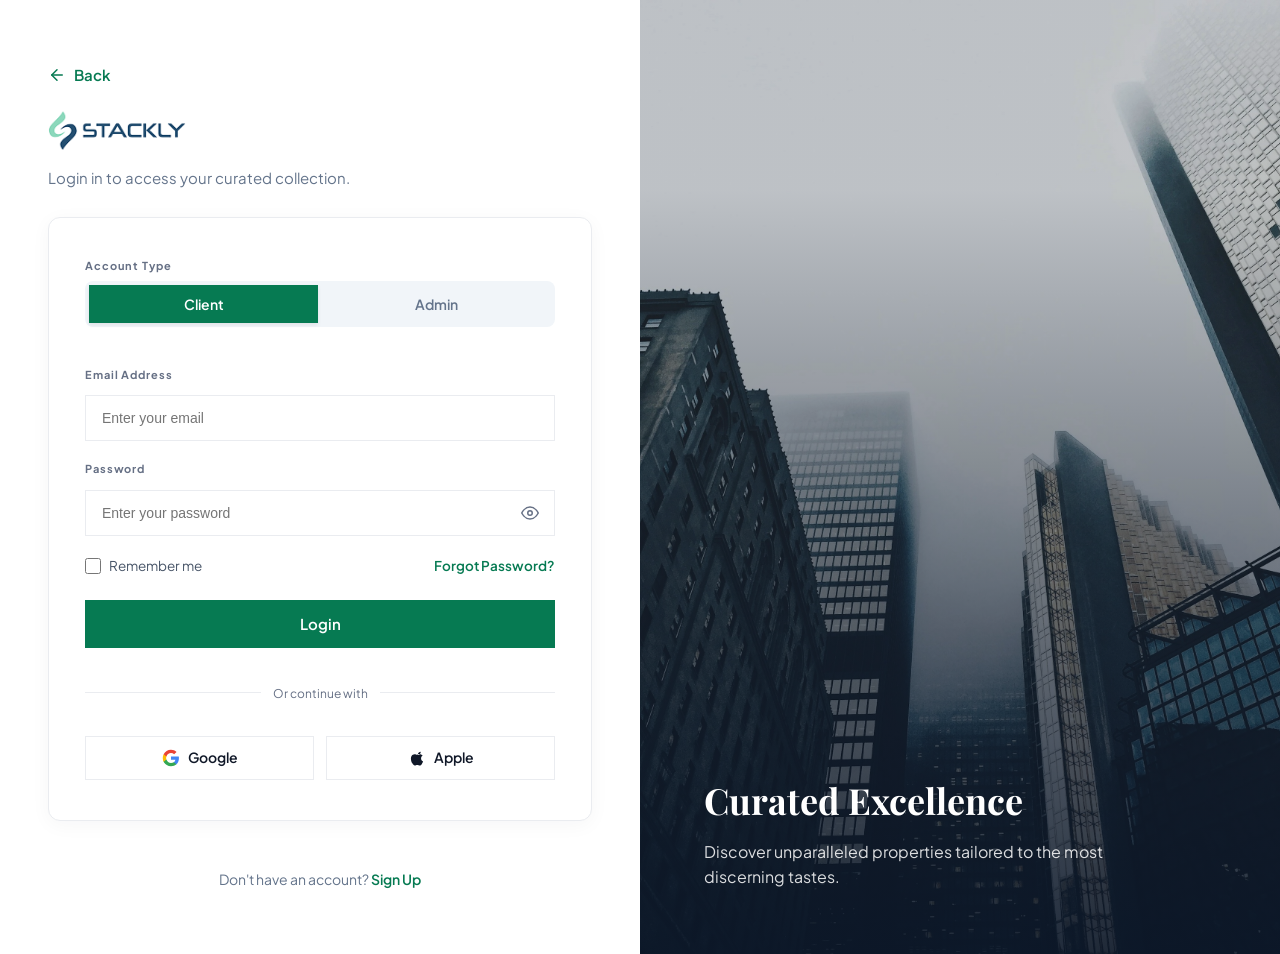
<file: login.html>
<!DOCTYPE html>
<html lang="en">
<head>
  <meta charset="UTF-8">
  <meta name="viewport" content="width=device-width, initial-scale=1.0">
  <title>Login | STACKLY - Curated Luxury Real Estate</title>
  <!-- Google Fonts: Playfair Display for serif headings, Plus Jakarta Sans for clean typography -->
  <link rel="preconnect" href="https://fonts.googleapis.com">
  <link rel="preconnect" href="https://fonts.gstatic.com" crossorigin>
  <link href="https://fonts.googleapis.com/css2?family=Playfair+Display:ital,wght@0,400;0,600;0,700;1,400&family=Plus+Jakarta+Sans:wght@400;500;600;700&display=swap" rel="stylesheet">
  <link rel="stylesheet" href="style.css">
</head>
<body class="auth-page-body">

  <div class="auth-split-wrapper">
    <!-- LEFT FORM COLUMN -->
    <div class="auth-form-col">
      <div class="auth-form-container">
        <!-- Back Link -->
        <a href="index.html" class="auth-back-link">
          <svg width="18" height="18" viewBox="0 0 24 24" fill="none" stroke="#067A52" stroke-width="2" stroke-linecap="round" stroke-linejoin="round">
            <line x1="19" y1="12" x2="5" y2="12"></line>
            <polyline points="12 19 5 12 12 5"></polyline>
          </svg>
          Back
        </a>

        <!-- Logo -->
        <a href="index.html" class="auth-logo-link">
          <img src="Home.img/logo_stackly_dark.webp" alt="STACKLY Logo" class="auth-logo">
        </a>

        <p class="auth-subtitle">Login in to access your curated collection.</p>

        <!-- Form Card -->
        <div class="auth-card">
          <form class="auth-form" id="loginForm" novalidate>
            <!-- ROLE BASED FIELD -->
            <div class="role-selector-group">
              <label class="form-label-uppercase">Account Type</label>
              <div class="role-tabs-container">
                <button type="button" class="role-tab-btn active" data-role="client">Client</button>
                <button type="button" class="role-tab-btn" data-role="admin">Admin</button>
                <input type="hidden" name="user_role" id="login_user_role" value="client">
              </div>
            </div>

            <div class="form-group">
              <label class="form-label-uppercase">Email Address</label>
              <input type="email" class="auth-input" placeholder="Enter your email" required>
            </div>

            <div class="form-group">
              <label class="form-label-uppercase">Password</label>
              <div class="password-input-wrapper">
                <input type="password" class="auth-input" placeholder="Enter your password" required>
                <button type="button" class="eye-toggle-btn" aria-label="Toggle password visibility">
                  <svg width="18" height="18" viewBox="0 0 24 24" fill="none" stroke="#667085" stroke-width="2">
                    <path d="M1 12s4-8 11-8 11 8 11 8-4 8-11 8-11-8-11-8z"></path>
                    <circle cx="12" cy="12" r="3"></circle>
                  </svg>
                </button>
              </div>
            </div>

            <div class="auth-options-row">
              <label class="remember-me-label">
                <input type="checkbox" class="checkbox-input">
                <span>Remember me</span>
              </label>
              <a href="forgot-password.html" class="forgot-password-link">Forgot Password?</a>
            </div>

            <button type="submit" class="btn-auth-submit">Login</button>

            <!-- Social Divider -->
            <div class="social-divider">
              <span>Or continue with</span>
            </div>

            <!-- Social Login Buttons -->
            <div class="social-buttons-row">
              <a href="https://accounts.google.com/" target="_blank" rel="noopener noreferrer" class="btn-social-outline">
                <svg width="18" height="18" viewBox="0 0 24 24" fill="currentColor"><path d="M22.56 12.25c0-.78-.07-1.53-.2-2.25H12v4.26h5.92c-.26 1.37-1.04 2.53-2.21 3.31v2.77h3.57c2.08-1.92 3.28-4.74 3.28-8.09z" fill="#4285F4"/><path d="M12 23c2.97 0 5.46-.98 7.28-2.66l-3.57-2.77c-.98.66-2.23 1.06-3.71 1.06-2.86 0-5.29-1.93-6.16-4.53H2.18v2.84C3.99 20.53 7.7 23 12 23z" fill="#34A853"/><path d="M5.84 14.1c-.22-.66-.35-1.36-.35-2.1s.13-1.44.35-2.1V7.06H2.18C1.43 8.55 1 10.22 1 12s.43 3.45 1.18 4.94l2.85-2.22.81-.62z" fill="#FBBC05"/><path d="M12 5.38c1.62 0 3.06.56 4.21 1.64l3.15-3.15C17.45 2.09 14.97 1 12 1 7.7 1 3.99 3.47 2.18 7.06l3.66 2.84c.87-2.6 3.3-4.52 6.16-4.52z" fill="#EA4335"/></svg>
                Google
              </a>
              <a href="https://appleid.apple.com/" target="_blank" rel="noopener noreferrer" class="btn-social-outline">
                <svg width="18" height="18" fill="currentColor" viewBox="0 0 24 24"><path d="M18.71 19.5c-.83 1.24-1.71 2.45-3.05 2.47-1.34.03-1.77-.79-3.29-.79-1.53 0-2 .77-3.27.82-1.31.05-2.3-1.32-3.14-2.53C4.25 17 2.94 12.45 4.7 9.39c.87-1.52 2.43-2.48 4.12-2.51 1.28-.02 2.5.87 3.29.87.78 0 2.26-1.07 3.81-.91.65.03 2.47.26 3.64 1.98-.09.06-2.17 1.28-2.15 3.81.03 3.02 2.65 4.03 2.68 4.04-.03.07-.42 1.44-1.38 2.83M15.97 6.63c.66-.8 1.12-1.92.99-3.03-.97.04-2.15.65-2.84 1.45-.61.71-1.15 1.85-.99 2.95 1.08.08 2.18-.56 2.84-1.37z"/></svg>
                Apple
              </a>
            </div>
          </form>
        </div>

        <p class="auth-bottom-switch text-center">
          Don't have an account? <a href="signup.html" class="switch-link">Sign Up</a>
        </p>
      </div>
    </div>

    <!-- RIGHT HERO COLUMN -->
    <div class="auth-hero-col">
      <img src="Testimonals.img/section1_testimonials_hero_skyscrapers_fog.webp" alt="Luxury Architecture" class="auth-hero-img">
      <div class="auth-hero-overlay">
        <h2 class="auth-hero-title">Curated Excellence</h2>
        <p class="auth-hero-desc">Discover unparalleled properties tailored to the most discerning tastes.</p>
      </div>
    </div>
  </div>

  <script src="script.js"></script>

  <!-- LOGIN HANDLER: Self-contained, works on file:// AND Live Server -->
  <script>
    (function() {
      var form = document.getElementById('loginForm');
      if (!form) return;

      // Role tab switcher
      var roleTabs = form.querySelectorAll('.role-tab-btn');
      var hiddenRole = document.getElementById('login_user_role');
      roleTabs.forEach(function(btn) {
        btn.addEventListener('click', function() {
          roleTabs.forEach(function(b) { b.classList.remove('active'); });
          btn.classList.add('active');
          if (hiddenRole) hiddenRole.value = btn.getAttribute('data-role');
        });
      });

      // Eye toggle
      form.querySelectorAll('.eye-toggle-btn').forEach(function(btn) {
        btn.addEventListener('click', function() {
          var inp = btn.closest('.password-input-wrapper').querySelector('input');
          inp.type = inp.type === 'password' ? 'text' : 'password';
        });
      });

      // Clear red border on input
      form.querySelectorAll('input').forEach(function(inp) {
        inp.addEventListener('input', function() {
          inp.style.borderColor = '';
          inp.style.backgroundColor = '';
        });
      });

      // SUBMIT HANDLER
      form.addEventListener('submit', function(e) {
        e.preventDefault();
        e.stopImmediatePropagation();

        var emailEl    = form.querySelector('input[type="email"]');
        var passwordEl = form.querySelector('input[type="password"]');
        var email    = emailEl    ? emailEl.value.trim()    : '';
        var password = passwordEl ? passwordEl.value.trim() : '';

        // Validation
        var ok = true;
        if (!email) {
          emailEl.style.borderColor = '#EF4444';
          emailEl.style.backgroundColor = '#FEF2F2';
          ok = false;
        }
        if (!password) {
          passwordEl.style.borderColor = '#EF4444';
          passwordEl.style.backgroundColor = '#FEF2F2';
          ok = false;
        }
        if (!ok) {
          if (typeof showToast === 'function') showToast('Please enter your email and password.', 'error');
          return;
        }

        // Get role
        var activeBtn = form.querySelector('.role-tab-btn.active');
        var role = activeBtn ? (activeBtn.getAttribute('data-role') || 'client') : 'client';
        role = role.toLowerCase();

        // Build name from email
        var username = email.split('@')[0];
        var name = username.charAt(0).toUpperCase() + username.slice(1);
        if (role === 'admin') name = name + ' (Administrator)';

        // Save to localStorage
        localStorage.setItem('loggedInUser', JSON.stringify({ name: name, email: email, role: role }));

        // Target dashboard
        var target = role === 'admin' ? 'admin-dashboard.html' : 'client-dashboard.html';

        // Show success banner inside form
        var banner = document.createElement('div');
        banner.style.cssText = 'background:#D1FAE5;border:1.5px solid #059669;color:#065F46;padding:14px 18px;border-radius:10px;font-size:14px;font-weight:600;margin-bottom:16px;';
        banner.textContent = '\u2713 Login Successful! Redirecting to ' + role.toUpperCase() + ' Dashboard...';
        form.insertBefore(banner, form.firstChild);

        // Toast
        if (typeof showToast === 'function') showToast('Welcome back, ' + name + '!', 'success');

        // Navigate after 600ms
        setTimeout(function() {
          window.location.href = target;
        }, 600);
      });
    })();
  </script>

</body>
</html>
</file>
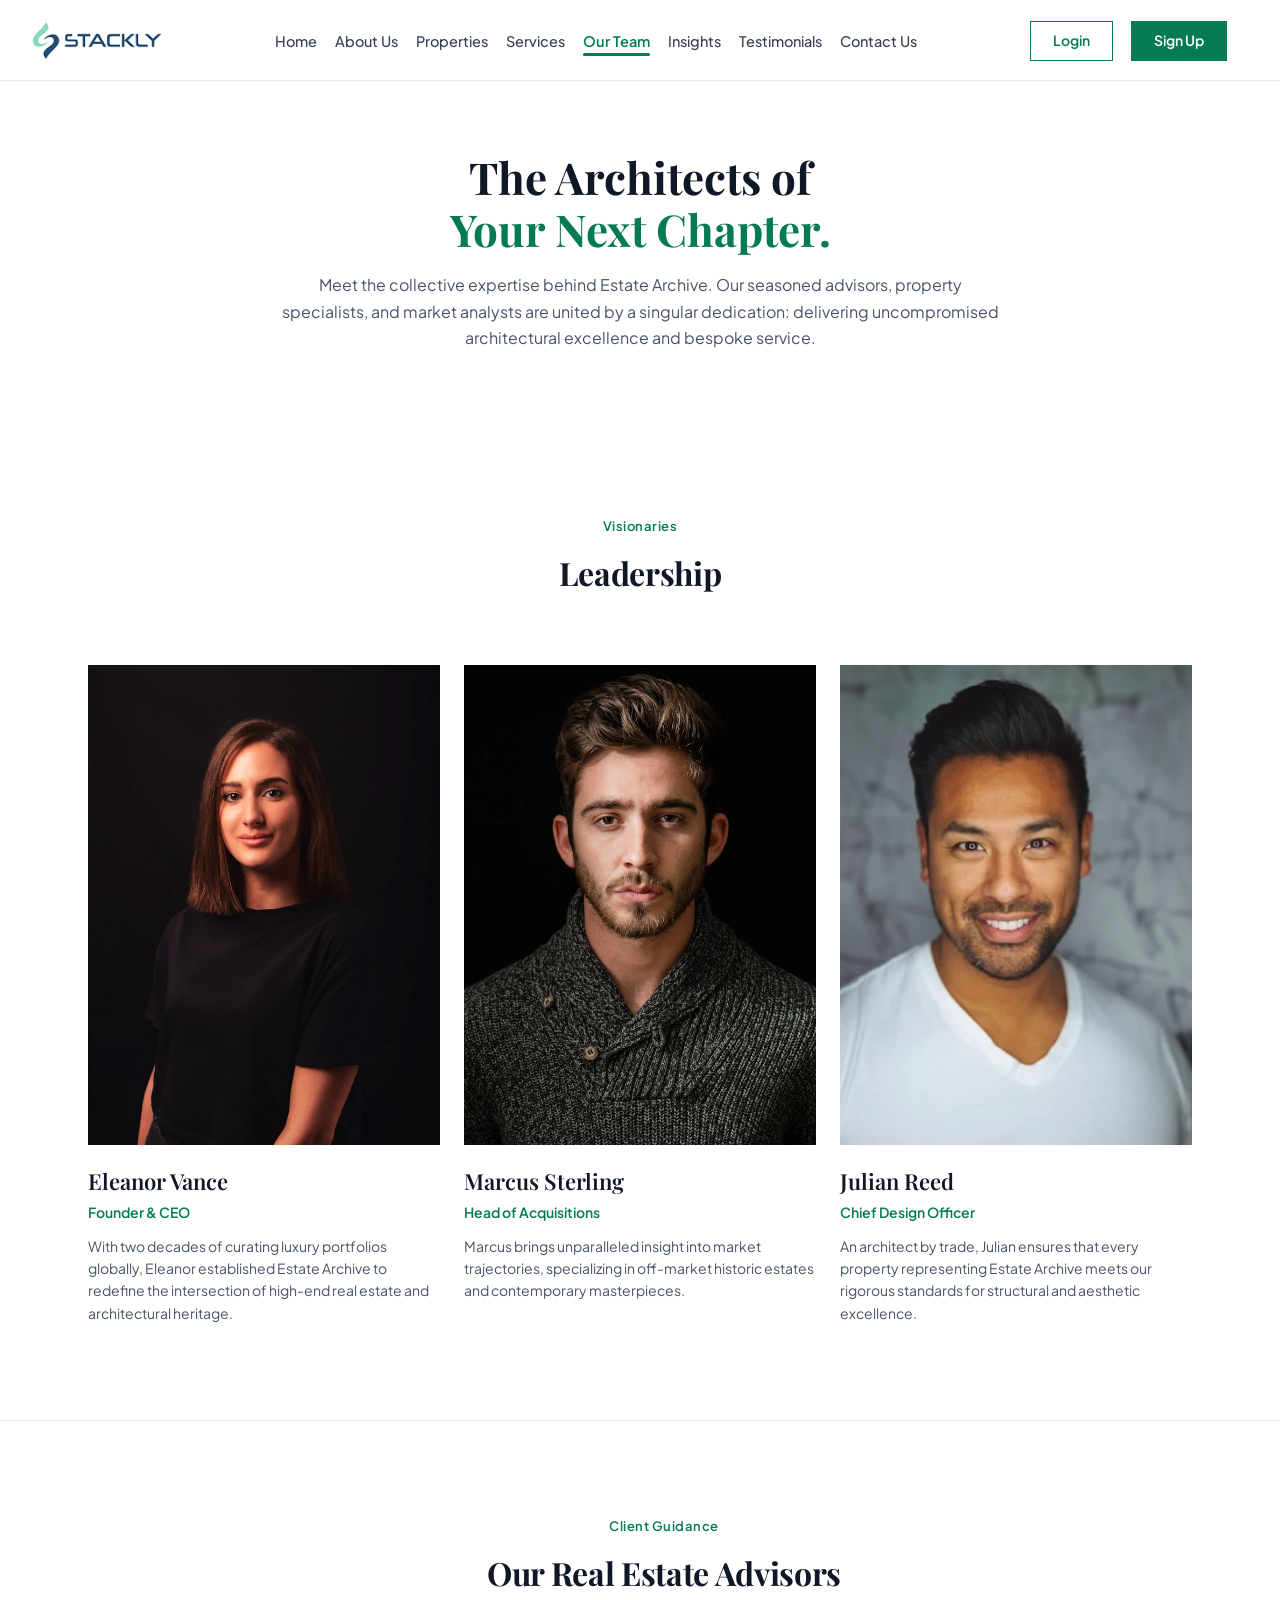
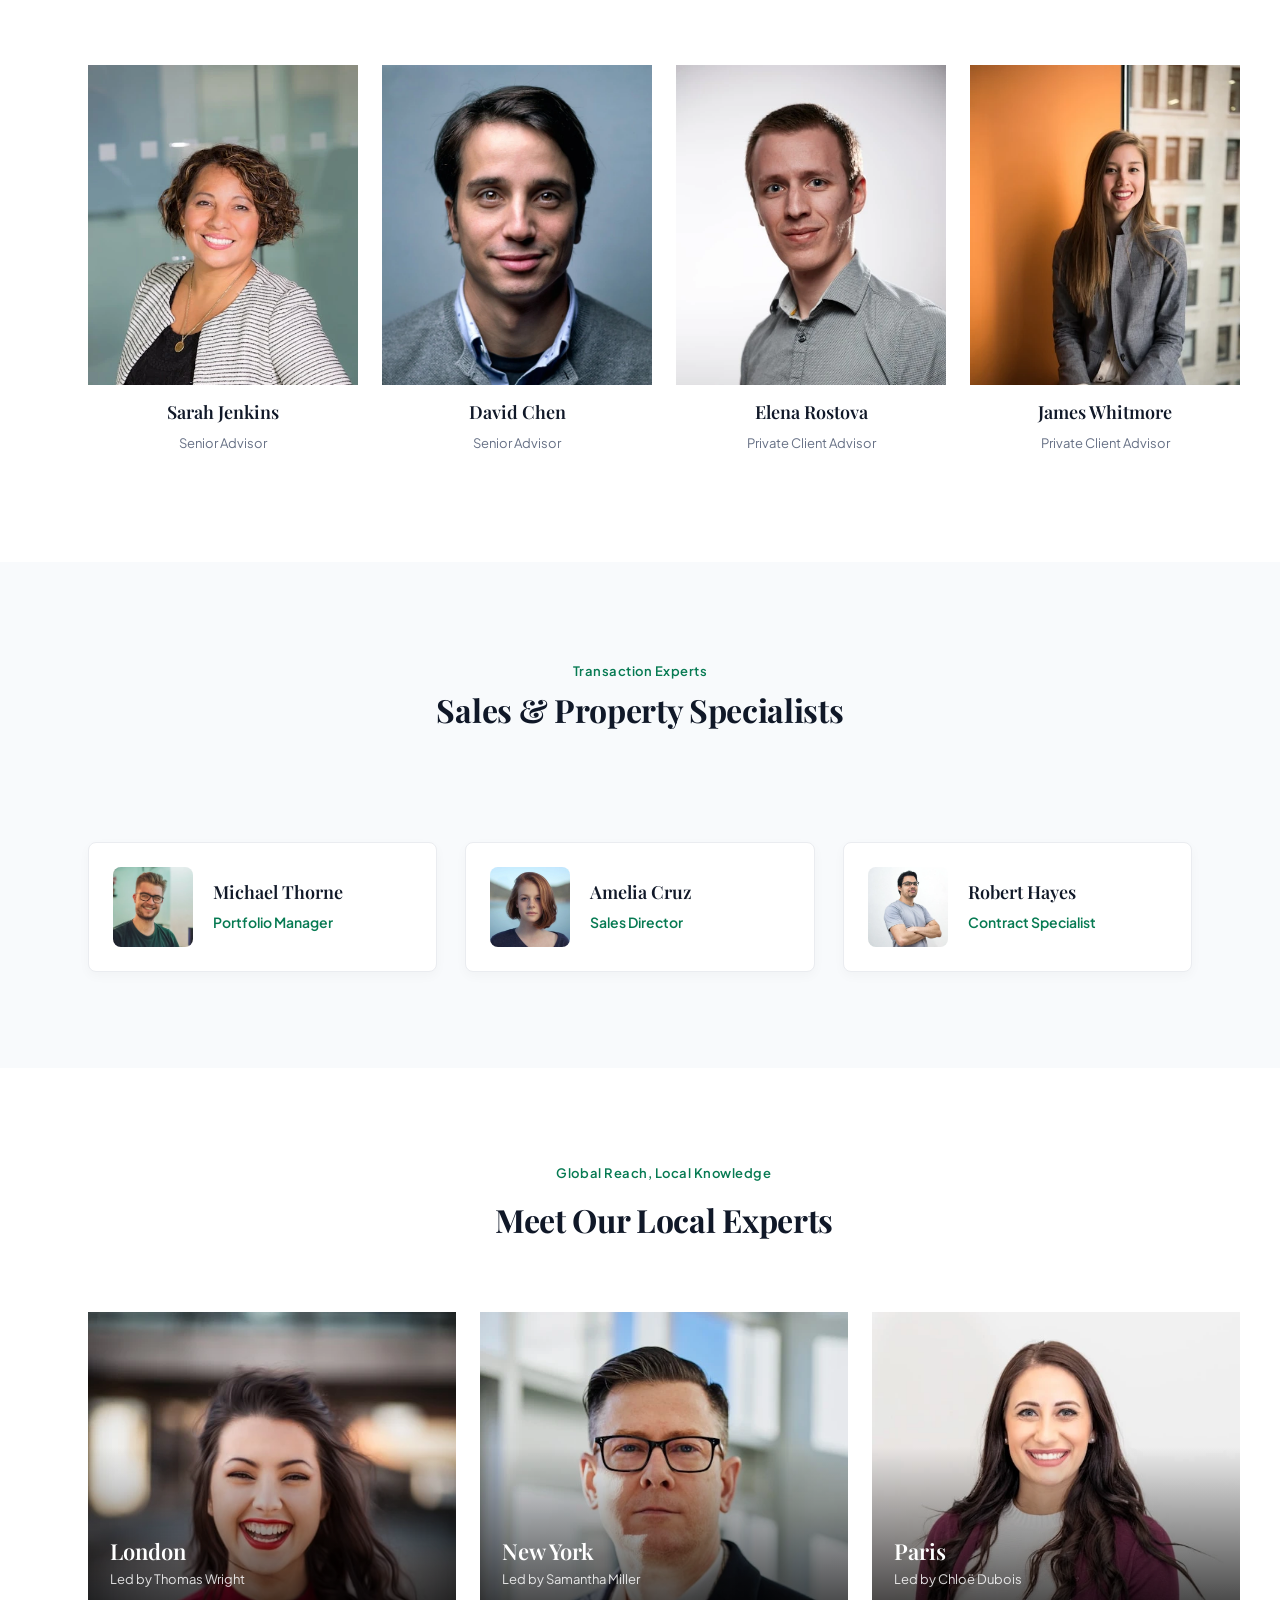
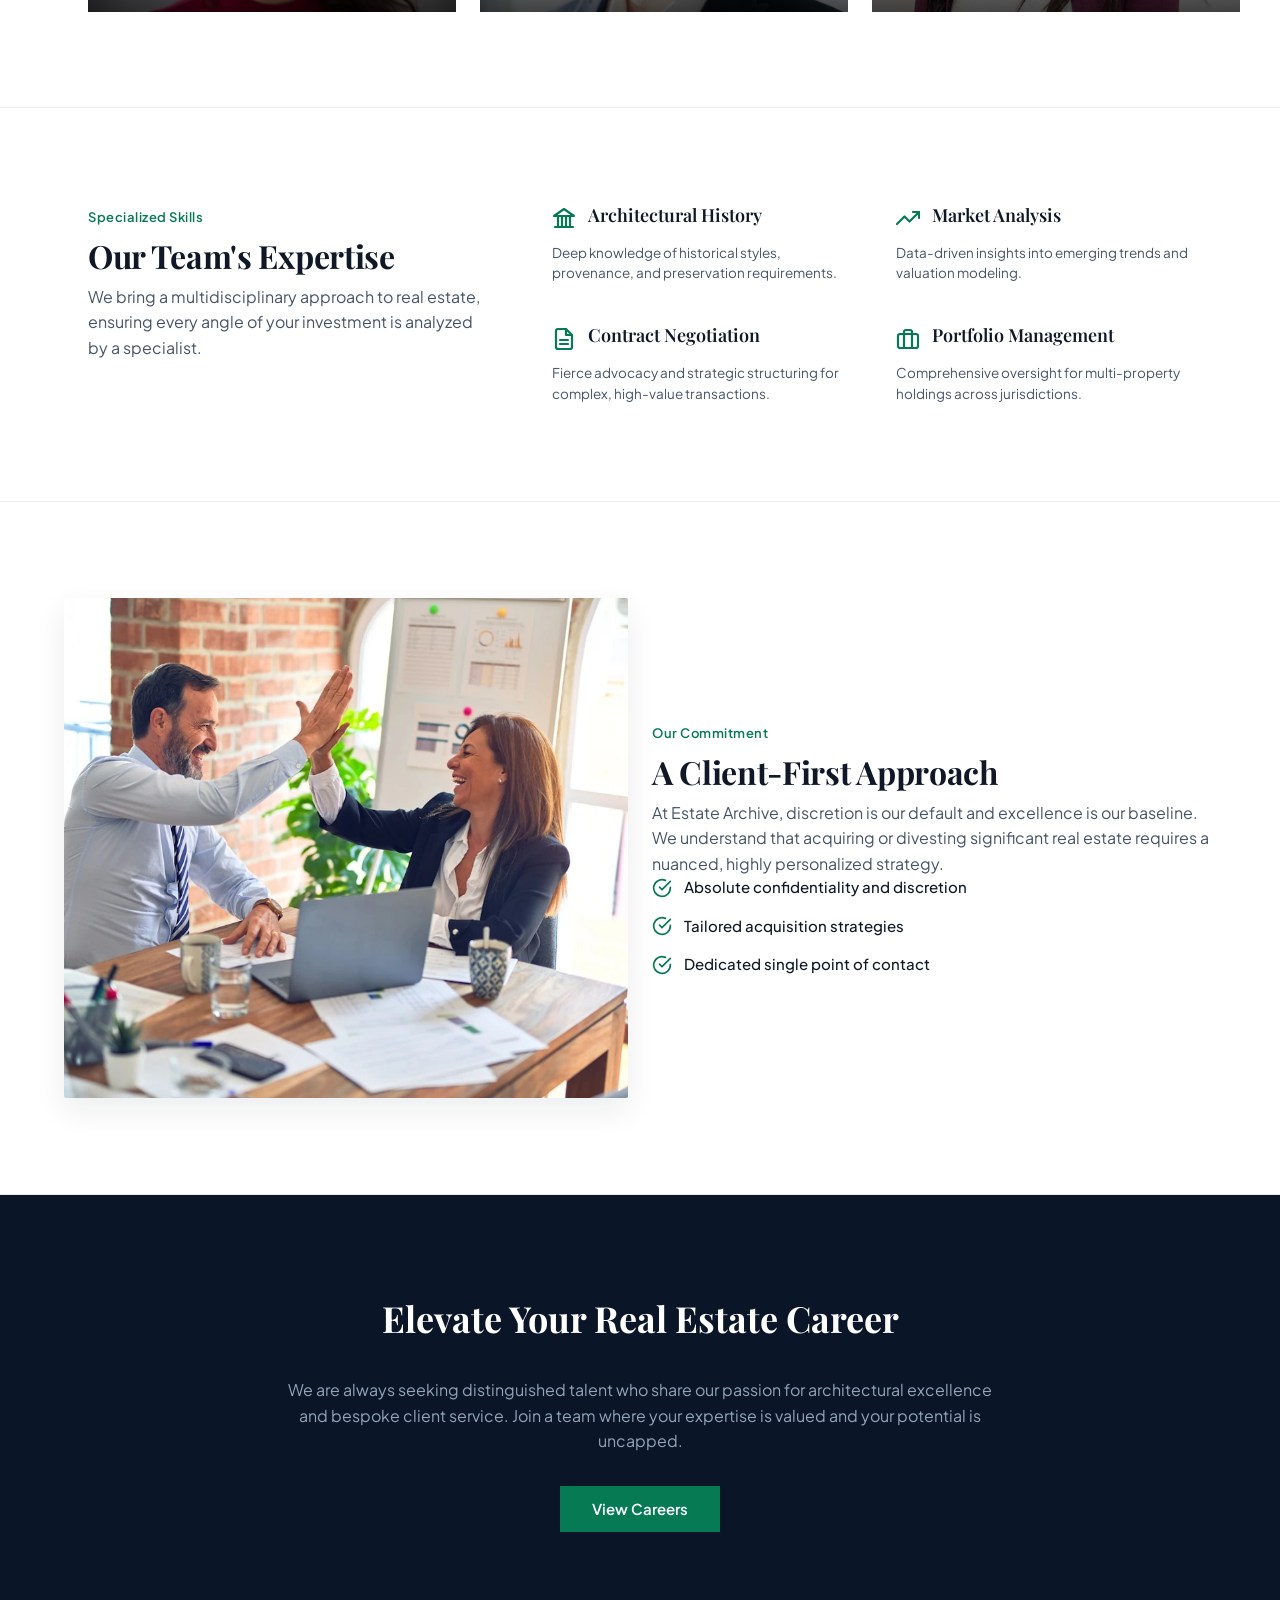
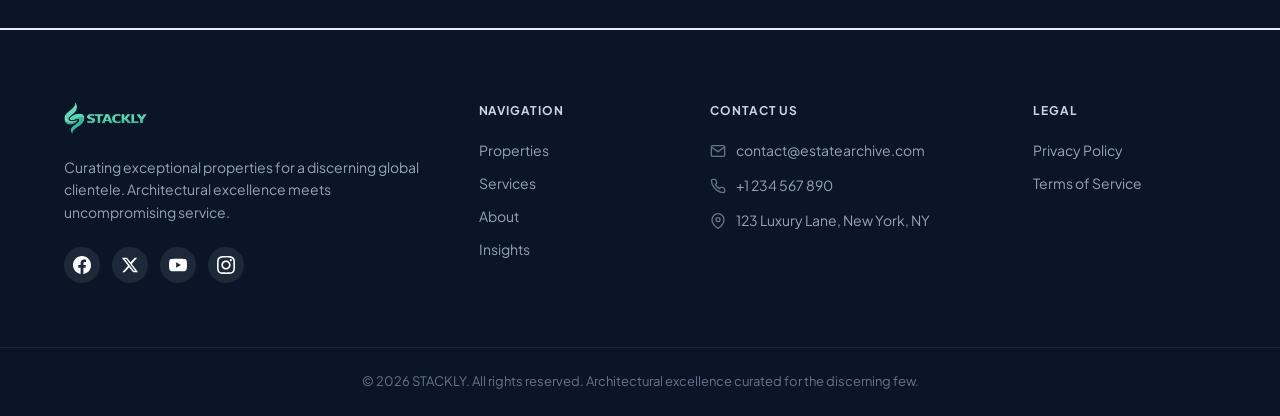
<file: our-team.html>
<!DOCTYPE html>
<html lang="en">
<head>
  <meta charset="UTF-8">
  <meta name="viewport" content="width=device-width, initial-scale=1.0">
  <title>Our Team | STACKLY - The Architects of Your Next Chapter</title>
  <!-- Google Fonts: Playfair Display for serif headings, Plus Jakarta Sans for clean typography -->
  <link rel="preconnect" href="https://fonts.googleapis.com">
  <link rel="preconnect" href="https://fonts.gstatic.com" crossorigin>
  <link href="https://fonts.googleapis.com/css2?family=Playfair+Display:ital,wght@0,400;0,600;0,700;1,400&family=Plus+Jakarta+Sans:wght@400;500;600;700&display=swap" rel="stylesheet">
  <link rel="stylesheet" href="style.css">
</head>
<body>

  <!-- ==========================================
       SITE HEADER (OUR TEAM ACTIVE)
       ========================================== -->
  <header class="site-header">
    <div class="header-container">
      <a href="index.html" class="logo-link">
        <img src="Home.img/logo_stackly_dark.webp" alt="STACKLY Logo" class="site-logo">
      </a>

      <nav class="main-nav">
        <ul class="nav-list">
          <li><a href="index.html" class="nav-link">Home</a></li>
          <li><a href="about.html" class="nav-link">About Us</a></li>
          <li><a href="properties.html" class="nav-link">Properties</a></li>
          <li><a href="services.html" class="nav-link">Services</a></li>
          <li><a href="our-team.html" class="nav-link active">Our Team</a></li>
          <li><a href="insights.html" class="nav-link">Insights</a></li>
          <li><a href="testimonials.html" class="nav-link">Testimonials</a></li>
          <li><a href="contact.html" class="nav-link">Contact Us</a></li>
        </ul>
      </nav>

      <div class="header-actions">
        <a href="login.html" class="btn btn-outline">Login</a>
        <a href="signup.html" class="btn btn-solid">Sign Up</a>
      </div>
    </div>
  </header>

  <main>
    <!-- ==========================================
         SECTION 1: HERO BANNER
         ========================================== -->
    <section class="team-hero-section">
      <div class="container text-center">
        <h1 class="team-hero-title">
          The Architects of<br>
          <span class="highlight-green">Your Next Chapter.</span>
        </h1>
        <p class="team-hero-subtitle">
          Meet the collective expertise behind Estate Archive. Our seasoned advisors, property specialists, and market analysts are united by a singular dedication: delivering uncompromised architectural excellence and bespoke service.
        </p>
      </div>
    </section>

    <!-- ==========================================
         SECTION 2: LEADERSHIP
         ========================================== -->
    <section class="leadership-section">
      <div class="container">
        <div class="section-header center">
          <span class="subheading-green">Visionaries</span>
          <h2 class="section-title">Leadership</h2>
        </div>

        <div class="leadership-grid">
          <!-- Leader 1 -->
          <div class="leader-card">
            <div class="leader-img-wrapper">
              <img src="Our Team.img/section1_leader_eleanor_vance.webp" alt="Eleanor Vance" class="leader-img">
            </div>
            <h3 class="leader-name">Eleanor Vance</h3>
            <span class="leader-role">Founder &amp; CEO</span>
            <p class="leader-bio">
              With two decades of curating luxury portfolios globally, Eleanor established Estate Archive to redefine the intersection of high-end real estate and architectural heritage.
            </p>
          </div>

          <!-- Leader 2 -->
          <div class="leader-card">
            <div class="leader-img-wrapper">
              <img src="Our Team.img/section1_leader_marcus_stirling.webp" alt="Marcus Sterling" class="leader-img">
            </div>
            <h3 class="leader-name">Marcus Sterling</h3>
            <span class="leader-role">Head of Acquisitions</span>
            <p class="leader-bio">
              Marcus brings unparalleled insight into market trajectories, specializing in off-market historic estates and contemporary masterpieces.
            </p>
          </div>

          <!-- Leader 3 -->
          <div class="leader-card">
            <div class="leader-img-wrapper">
              <img src="Our Team.img/section1_leader_julian_reed.webp" alt="Julian Reed" class="leader-img">
            </div>
            <h3 class="leader-name">Julian Reed</h3>
            <span class="leader-role">Chief Design Officer</span>
            <p class="leader-bio">
              An architect by trade, Julian ensures that every property representing Estate Archive meets our rigorous standards for structural and aesthetic excellence.
            </p>
          </div>
        </div>
      </div>
    </section>

    <!-- ==========================================
         SECTION 3: OUR REAL ESTATE ADVISORS
         ========================================== -->
    <section class="advisors-section bg-light">
      <div class="container">
        <div class="section-header center">
          <span class="subheading-green">Client Guidance</span>
          <h2 class="section-title">Our Real Estate Advisors</h2>
        </div>

        <div class="advisors-grid">
          <div class="advisor-card">
            <div class="advisor-img-wrapper">
              <img src="Our Team.img/section2_advisor_sarah_sanchez.webp" alt="Sarah Jenkins" class="advisor-img">
            </div>
            <h4 class="advisor-name">Sarah Jenkins</h4>
            <span class="advisor-role">Senior Advisor</span>
          </div>

          <div class="advisor-card">
            <div class="advisor-img-wrapper">
              <img src="Our Team.img/section2_advisor_david_chen.webp" alt="David Chen" class="advisor-img">
            </div>
            <h4 class="advisor-name">David Chen</h4>
            <span class="advisor-role">Senior Advisor</span>
          </div>

          <div class="advisor-card">
            <div class="advisor-img-wrapper">
              <img src="Our Team.img/section2_advisor_hasan_jackson.webp" alt="Elena Rostova" class="advisor-img">
            </div>
            <h4 class="advisor-name">Elena Rostova</h4>
            <span class="advisor-role">Private Client Advisor</span>
          </div>

          <div class="advisor-card">
            <div class="advisor-img-wrapper">
              <img src="Our Team.img/section2_advisor_jessica_williams.webp" alt="James Whitmore" class="advisor-img">
            </div>
            <h4 class="advisor-name">James Whitmore</h4>
            <span class="advisor-role">Private Client Advisor</span>
          </div>
        </div>
      </div>
    </section>

    <!-- ==========================================
         SECTION 4: SALES & PROPERTY SPECIALISTS
         ========================================== -->
    <section class="specialists-section bg-light">
      <div class="container">
        <div class="section-header center">
          <span class="subheading-green">Transaction Experts</span>
          <h2 class="section-title">Sales &amp; Property Specialists</h2>
        </div>

        <div class="specialists-grid">
          <div class="specialist-card">
            <img src="Our Team.img/section3_specialist_michael_rivera.webp" alt="Michael Thorne" class="specialist-avatar">
            <div class="specialist-info">
              <h4 class="specialist-name">Michael Thorne</h4>
              <span class="specialist-role">Portfolio Manager</span>
            </div>
          </div>

          <div class="specialist-card">
            <img src="Our Team.img/section3_specialist_amelia_cruz.webp" alt="Amelia Cruz" class="specialist-avatar">
            <div class="specialist-info">
              <h4 class="specialist-name">Amelia Cruz</h4>
              <span class="specialist-role">Sales Director</span>
            </div>
          </div>

          <div class="specialist-card">
            <img src="Our Team.img/section3_specialist_robert_jones.webp" alt="Robert Hayes" class="specialist-avatar">
            <div class="specialist-info">
              <h4 class="specialist-name">Robert Hayes</h4>
              <span class="specialist-role">Contract Specialist</span>
            </div>
          </div>
        </div>
      </div>
    </section>

    <!-- ==========================================
         SECTION 5: MEET OUR LOCAL EXPERTS
         ========================================== -->
    <section class="local-experts-section bg-light">
      <div class="container">
        <div class="section-header center">
          <span class="subheading-green">Global Reach, Local Knowledge</span>
          <h2 class="section-title">Meet Our Local Experts</h2>
        </div>

        <div class="local-experts-grid">
          <div class="expert-card">
            <img src="Our Team.img/section4_local_expert_tara_lynn.webp" alt="London Expert" class="expert-img">
            <div class="expert-overlay">
              <h3 class="expert-city">London</h3>
              <p class="expert-leader">Led by Thomas Wright</p>
            </div>
          </div>

          <div class="expert-card">
            <img src="Our Team.img/section4_local_expert_aaron_smith.webp" alt="New York Expert" class="expert-img">
            <div class="expert-overlay">
              <h3 class="expert-city">New York</h3>
              <p class="expert-leader">Led by Samantha Miller</p>
            </div>
          </div>

          <div class="expert-card">
            <img src="Our Team.img/section4_local_expert_patricia_rivera.webp" alt="Paris Expert" class="expert-img">
            <div class="expert-overlay">
              <h3 class="expert-city">Paris</h3>
              <p class="expert-leader">Led by Chlo&euml; Dubois</p>
            </div>
          </div>
        </div>
      </div>
    </section>

    <!-- ==========================================
         SECTION 6: OUR TEAM'S EXPERTISE
         ========================================== -->
    <section class="team-expertise-section">
      <div class="container">
        <div class="expertise-container">
          <div class="expertise-left">
            <span class="subheading-green">Specialized Skills</span>
            <h2 class="section-title">Our Team's Expertise</h2>
            <p class="section-description">
              We bring a multidisciplinary approach to real estate, ensuring every angle of your investment is analyzed by a specialist.
            </p>
          </div>

          <div class="expertise-right">
            <div class="skills-grid">
              <!-- Skill 1 -->
              <div class="skill-item">
                <div class="skill-header">
                  <svg width="24" height="24" viewBox="0 0 24 24" fill="none" stroke="#067A52" stroke-width="2.2" stroke-linecap="round" stroke-linejoin="round">
                    <line x1="3" y1="21" x2="21" y2="21"></line>
                    <line x1="6" y1="21" x2="6" y2="10"></line>
                    <line x1="10" y1="21" x2="10" y2="10"></line>
                    <line x1="14" y1="21" x2="14" y2="10"></line>
                    <line x1="18" y1="21" x2="18" y2="10"></line>
                    <polygon points="12 3 2 10 22 10 12 3"></polygon>
                  </svg>
                  <h4 class="skill-title">Architectural History</h4>
                </div>
                <p class="skill-desc">Deep knowledge of historical styles, provenance, and preservation requirements.</p>
              </div>

              <!-- Skill 2 -->
              <div class="skill-item">
                <div class="skill-header">
                  <svg width="24" height="24" viewBox="0 0 24 24" fill="none" stroke="#067A52" stroke-width="2.2" stroke-linecap="round" stroke-linejoin="round">
                    <polyline points="23 6 13.5 15.5 8.5 10.5 1 18"></polyline>
                    <polyline points="17 6 23 6 23 12"></polyline>
                  </svg>
                  <h4 class="skill-title">Market Analysis</h4>
                </div>
                <p class="skill-desc">Data-driven insights into emerging trends and valuation modeling.</p>
              </div>

              <!-- Skill 3 -->
              <div class="skill-item">
                <div class="skill-header">
                  <svg width="24" height="24" viewBox="0 0 24 24" fill="none" stroke="#067A52" stroke-width="2.2" stroke-linecap="round" stroke-linejoin="round">
                    <path d="M14 2H6a2 2 0 0 0-2 2v16a2 2 0 0 0 2 2h12a2 2 0 0 0 2-2V8z"></path>
                    <polyline points="14 2 14 8 20 8"></polyline>
                    <line x1="16" y1="13" x2="8" y2="13"></line>
                    <line x1="16" y1="17" x2="8" y2="17"></line>
                  </svg>
                  <h4 class="skill-title">Contract Negotiation</h4>
                </div>
                <p class="skill-desc">Fierce advocacy and strategic structuring for complex, high-value transactions.</p>
              </div>

              <!-- Skill 4 -->
              <div class="skill-item">
                <div class="skill-header">
                  <svg width="24" height="24" viewBox="0 0 24 24" fill="none" stroke="#067A52" stroke-width="2.2" stroke-linecap="round" stroke-linejoin="round">
                    <rect x="2" y="7" width="20" height="14" rx="2" ry="2"></rect>
                    <path d="M16 21V5a2 2 0 0 0-2-2h-4a2 2 0 0 0-2 2v16"></path>
                  </svg>
                  <h4 class="skill-title">Portfolio Management</h4>
                </div>
                <p class="skill-desc">Comprehensive oversight for multi-property holdings across jurisdictions.</p>
              </div>
            </div>
          </div>
        </div>
      </div>
    </section>

    <!-- ==========================================
         SECTION 7: A CLIENT-FIRST APPROACH
         ========================================== -->
    <section class="client-first-section">
      <div class="container">
        <div class="client-first-container">
          <div class="client-first-img-wrapper">
            <img src="Our Team.img/section6_client_first_high_five.webp" alt="Client-First Approach" class="client-first-img">
          </div>

          <div class="client-first-content">
            <span class="subheading-green">Our Commitment</span>
            <h2 class="section-title">A Client-First Approach</h2>
            <p class="section-description">
              At Estate Archive, discretion is our default and excellence is our baseline. We understand that acquiring or divesting significant real estate requires a nuanced, highly personalized strategy.
            </p>

            <ul class="checklist-group">
              <li class="checklist-item">
                <svg width="20" height="20" viewBox="0 0 24 24" fill="none" stroke="#067A52" stroke-width="2" stroke-linecap="round" stroke-linejoin="round">
                  <path d="M22 11.08V12a10 10 0 1 1-5.93-9.14"></path>
                  <polyline points="22 4 12 14.01 9 11.01"></polyline>
                </svg>
                <span>Absolute confidentiality and discretion</span>
              </li>
              <li class="checklist-item">
                <svg width="20" height="20" viewBox="0 0 24 24" fill="none" stroke="#067A52" stroke-width="2" stroke-linecap="round" stroke-linejoin="round">
                  <path d="M22 11.08V12a10 10 0 1 1-5.93-9.14"></path>
                  <polyline points="22 4 12 14.01 9 11.01"></polyline>
                </svg>
                <span>Tailored acquisition strategies</span>
              </li>
              <li class="checklist-item">
                <svg width="20" height="20" viewBox="0 0 24 24" fill="none" stroke="#067A52" stroke-width="2" stroke-linecap="round" stroke-linejoin="round">
                  <path d="M22 11.08V12a10 10 0 1 1-5.93-9.14"></path>
                  <polyline points="22 4 12 14.01 9 11.01"></polyline>
                </svg>
                <span>Dedicated single point of contact</span>
              </li>
            </ul>
          </div>
        </div>
      </div>
    </section>

    <!-- ==========================================
         SECTION 8: ELEVATE YOUR REAL ESTATE CAREER (CTA)
         ========================================== -->
    <section class="career-cta-section">
      <div class="container text-center">
        <h2 class="career-cta-title">Elevate Your Real Estate Career</h2>
        <p class="career-cta-subtitle">
          We are always seeking distinguished talent who share our passion for architectural excellence and bespoke client service. Join a team where your expertise is valued and your potential is uncapped.
        </p>
        <a href="contact.html" class="btn btn-view-careers">View Careers</a>
      </div>
    </section>
  </main>

  <!-- ==========================================
       MASTER SITE FOOTER
       ========================================== -->
  <footer class="site-footer">
    <div class="container">
      <div class="footer-grid">
        <div class="footer-brand-col">
          <a href="index.html" class="footer-logo-link">
            <img src="Home.img/logo_stackly_teal.webp" alt="STACKLY Logo" class="footer-logo">
          </a>
          <p class="footer-brand-desc">
            Curating exceptional properties for a discerning global clientele. Architectural excellence meets uncompromising service.
          </p>
          <div class="footer-socials">
            <a href="https://facebook.com" target="_blank" rel="noopener" class="social-icon" aria-label="Facebook">
              <svg width="18" height="18" fill="currentColor" viewBox="0 0 24 24"><path d="M24 12.073c0-6.627-5.373-12-12-12s-12 5.373-12 12c0 5.99 4.388 10.954 10.125 11.854v-8.385H7.078v-3.47h3.047V9.43c0-3.007 1.792-4.669 4.533-4.669 1.312 0 2.686.235 2.686.235v2.953H15.83c-1.491 0-1.956.925-1.956 1.874v2.25h3.328l-.532 3.47h-2.796v8.385C20.612 23.027 24 18.062 24 12.073z"/></svg>
            </a>
            <a href="https://x.com" target="_blank" rel="noopener" class="social-icon" aria-label="X (Twitter)">
              <svg width="18" height="18" fill="currentColor" viewBox="0 0 24 24"><path d="M18.244 2.25h3.308l-7.227 8.26 8.502 11.24H16.17l-5.214-6.817L4.99 21.75H1.68l7.73-8.835L1.254 2.25H8.08l4.713 6.231zm-1.161 17.52h1.833L7.084 4.126H5.117z"/></svg>
            </a>
            <a href="https://youtube.com" target="_blank" rel="noopener" class="social-icon" aria-label="YouTube">
              <svg width="18" height="18" fill="currentColor" viewBox="0 0 24 24"><path d="M23.498 6.186a3.016 3.016 0 0 0-2.122-2.136C19.505 3.545 12 3.545 12 3.545s-7.505 0-9.377.505A3.017 3.017 0 0 0 .502 6.186C0 8.07 0 12 0 12s0 3.93.502 5.814a3.016 3.016 0 0 0 2.122 2.136c1.871.505 9.376.505 9.376.505s7.505 0 9.377-.505a3.015 3.015 0 0 0 2.122-2.136C24 15.93 24 12 24 12s0-3.93-.502-5.814zM9.545 15.568V8.432L15.818 12l-6.273 3.568z"/></svg>
            </a>
            <a href="https://instagram.com" target="_blank" rel="noopener" class="social-icon" aria-label="Instagram">
              <svg width="18" height="18" fill="currentColor" viewBox="0 0 24 24"><path d="M12 2.163c3.204 0 3.584.012 4.85.07 3.252.148 4.771 1.691 4.919 4.919.058 1.265.069 1.645.069 4.849 0 3.205-.012 3.584-.069 4.849-.149 3.225-1.664 4.771-4.919 4.919-1.266.058-1.644.07-4.85.07-3.204 0-3.584-.012-4.849-.07-3.26-.149-4.771-1.699-4.919-4.92-.058-1.265-.07-1.644-.07-4.849 0-3.204.013-3.583.07-4.849.149-3.227 1.664-4.771 4.919-4.919 1.266-.057 1.645-.069 4.849-.069zm0-2.163c-3.259 0-3.667.014-4.947.072-4.358.2-6.78 2.618-6.98 6.98-.059 1.281-.073 1.689-.073 4.948 0 3.259.014 3.668.072 4.948.2 4.358 2.618 6.78 6.98 6.98 1.281.058 1.689.072 4.948.072 3.259 0 3.668-.014 4.948-.072 4.354-.2 6.782-2.618 6.979-6.98.059-1.28.073-1.689.073-4.948 0-3.259-.014-3.667-.072-4.947-.196-4.354-2.617-6.78-6.979-6.98-1.281-.059-1.69-.073-4.949-.073zm0 5.838c-3.403 0-6.162 2.759-6.162 6.162s2.759 6.163 6.162 6.163 6.162-2.759 6.162-6.163c0-3.403-2.759-6.162-6.162-6.162zm0 10.162c-2.209 0-4-1.79-4-4 0-2.209 1.791-4 4-4s4 1.791 4 4c0 2.21-1.791 4-4 4zm6.406-11.845c-.796 0-1.441.645-1.441 1.44s.645 1.44 1.441 1.44c.795 0 1.439-.645 1.439-1.44s-.644-1.44-1.439-1.44z"/></svg>
            </a>
          </div>
        </div>

        <div class="footer-nav-col">
          <h4 class="footer-heading">Navigation</h4>
          <ul class="footer-link-list">
            <li><a href="properties.html">Properties</a></li>
            <li><a href="services.html">Services</a></li>
            <li><a href="about.html">About</a></li>
            <li><a href="insights.html">Insights</a></li>
          </ul>
        </div>

        <div class="footer-contact-col">
          <h4 class="footer-heading">CONTACT US</h4>
          <ul class="footer-contact-list">
            <li>
              <svg class="contact-icon" width="16" height="16" viewBox="0 0 24 24" fill="none" stroke="currentColor" stroke-width="2"><path d="M4 4h16c1.1 0 2 .9 2 2v12c0 1.1-.9 2-2 2H4c-1.1 0-2-.9-2-2V6c0-1.1.9-2 2-2z"/><polyline points="22,6 12,13 2,6"/></svg>
              <span>contact@estatearchive.com</span>
            </li>
            <li>
              <svg class="contact-icon" width="16" height="16" viewBox="0 0 24 24" fill="none" stroke="currentColor" stroke-width="2"><path d="M22 16.92v3a2 2 0 0 1-2.18 2 19.79 19.79 0 0 1-8.63-3.07 19.5 19.5 0 0 1-6-6 19.79 19.79 0 0 1-3.07-8.67A2 2 0 0 1 4.11 2h3a2 2 0 0 1 2 1.72 12.84 12.84 0 0 0 .7 2.81 2 2 0 0 1-.45 2.11L8.09 9.91a16 16 0 0 0 6 6l1.27-1.27a2 2 0 0 1 2.11-.45 12.84 12.84 0 0 0 2.81.7A2 2 0 0 1 22 16.92z"/></svg>
              <span>+1 234 567 890</span>
            </li>
            <li>
              <svg class="contact-icon" width="16" height="16" viewBox="0 0 24 24" fill="none" stroke="currentColor" stroke-width="2"><path d="M21 10c0 7-9 13-9 13s-9-6-9-13a9 9 0 0 1 18 0z"/><circle cx="12" cy="10" r="3"/></svg>
              <span>123 Luxury Lane, New York, NY</span>
            </li>
          </ul>
        </div>

        <div class="footer-legal-col">
          <h4 class="footer-heading">Legal</h4>
          <ul class="footer-link-list">
            <li><a href="404.html">Privacy Policy</a></li>
            <li><a href="404.html">Terms of Service</a></li>
          </ul>
        </div>
      </div>
    </div>

    <div class="footer-bottom-bar">
      <p>&copy; 2026 STACKLY. All rights reserved. Architectural excellence curated for the discerning few.</p>
    </div>
  </footer>

  <script src="script.js"></script>
</body>
</html>
</file>
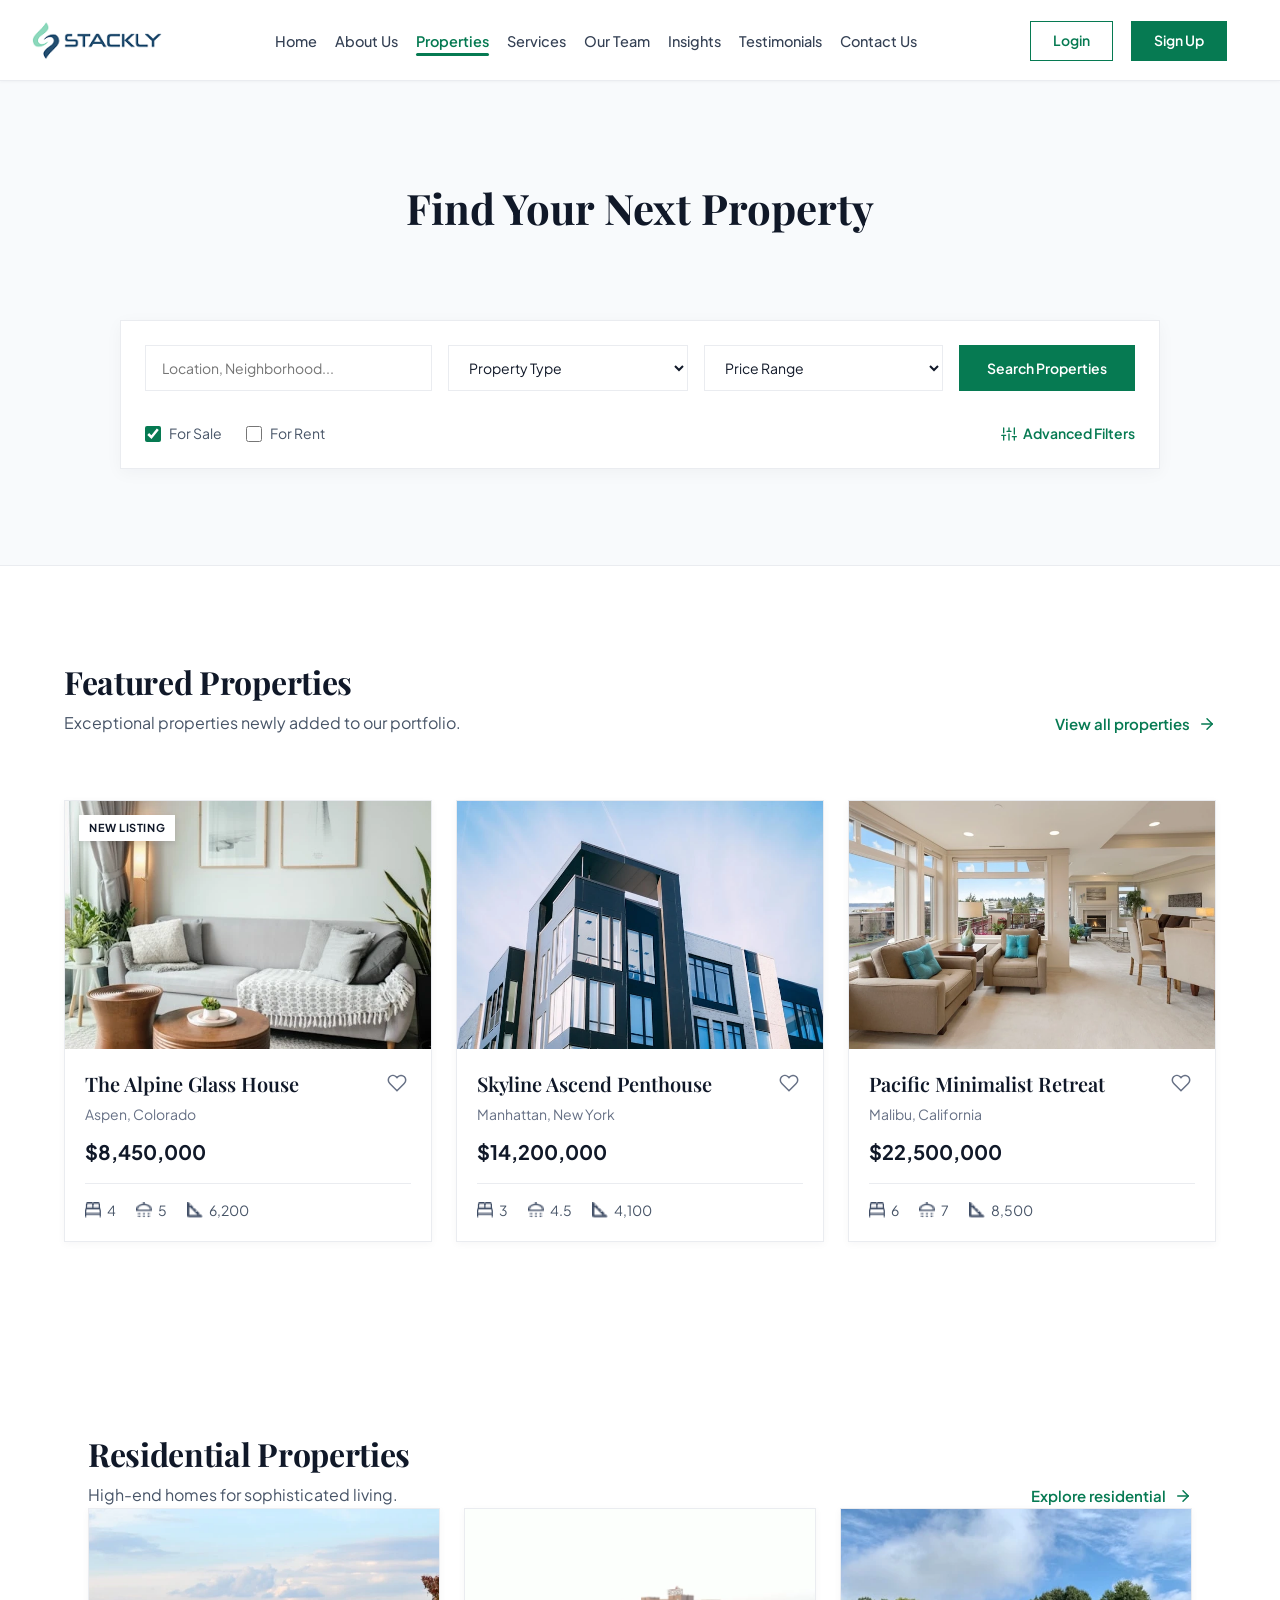
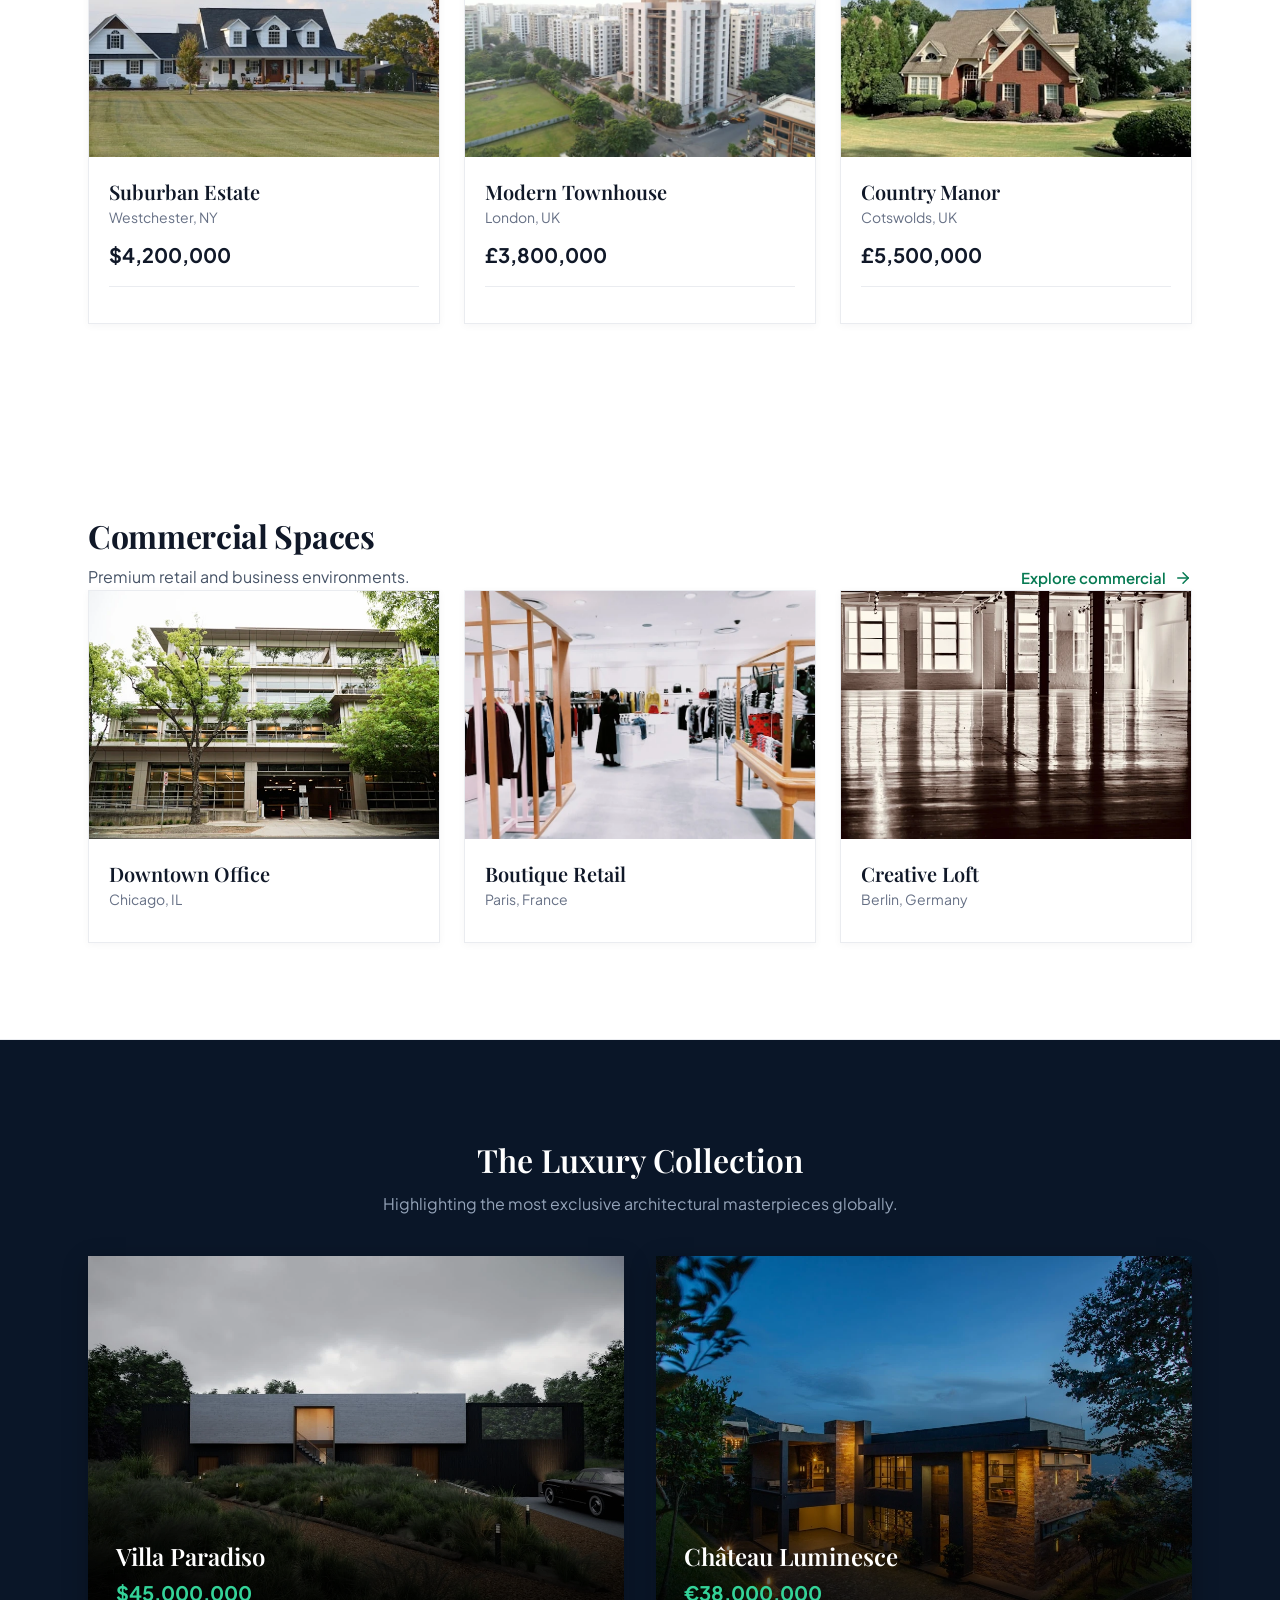
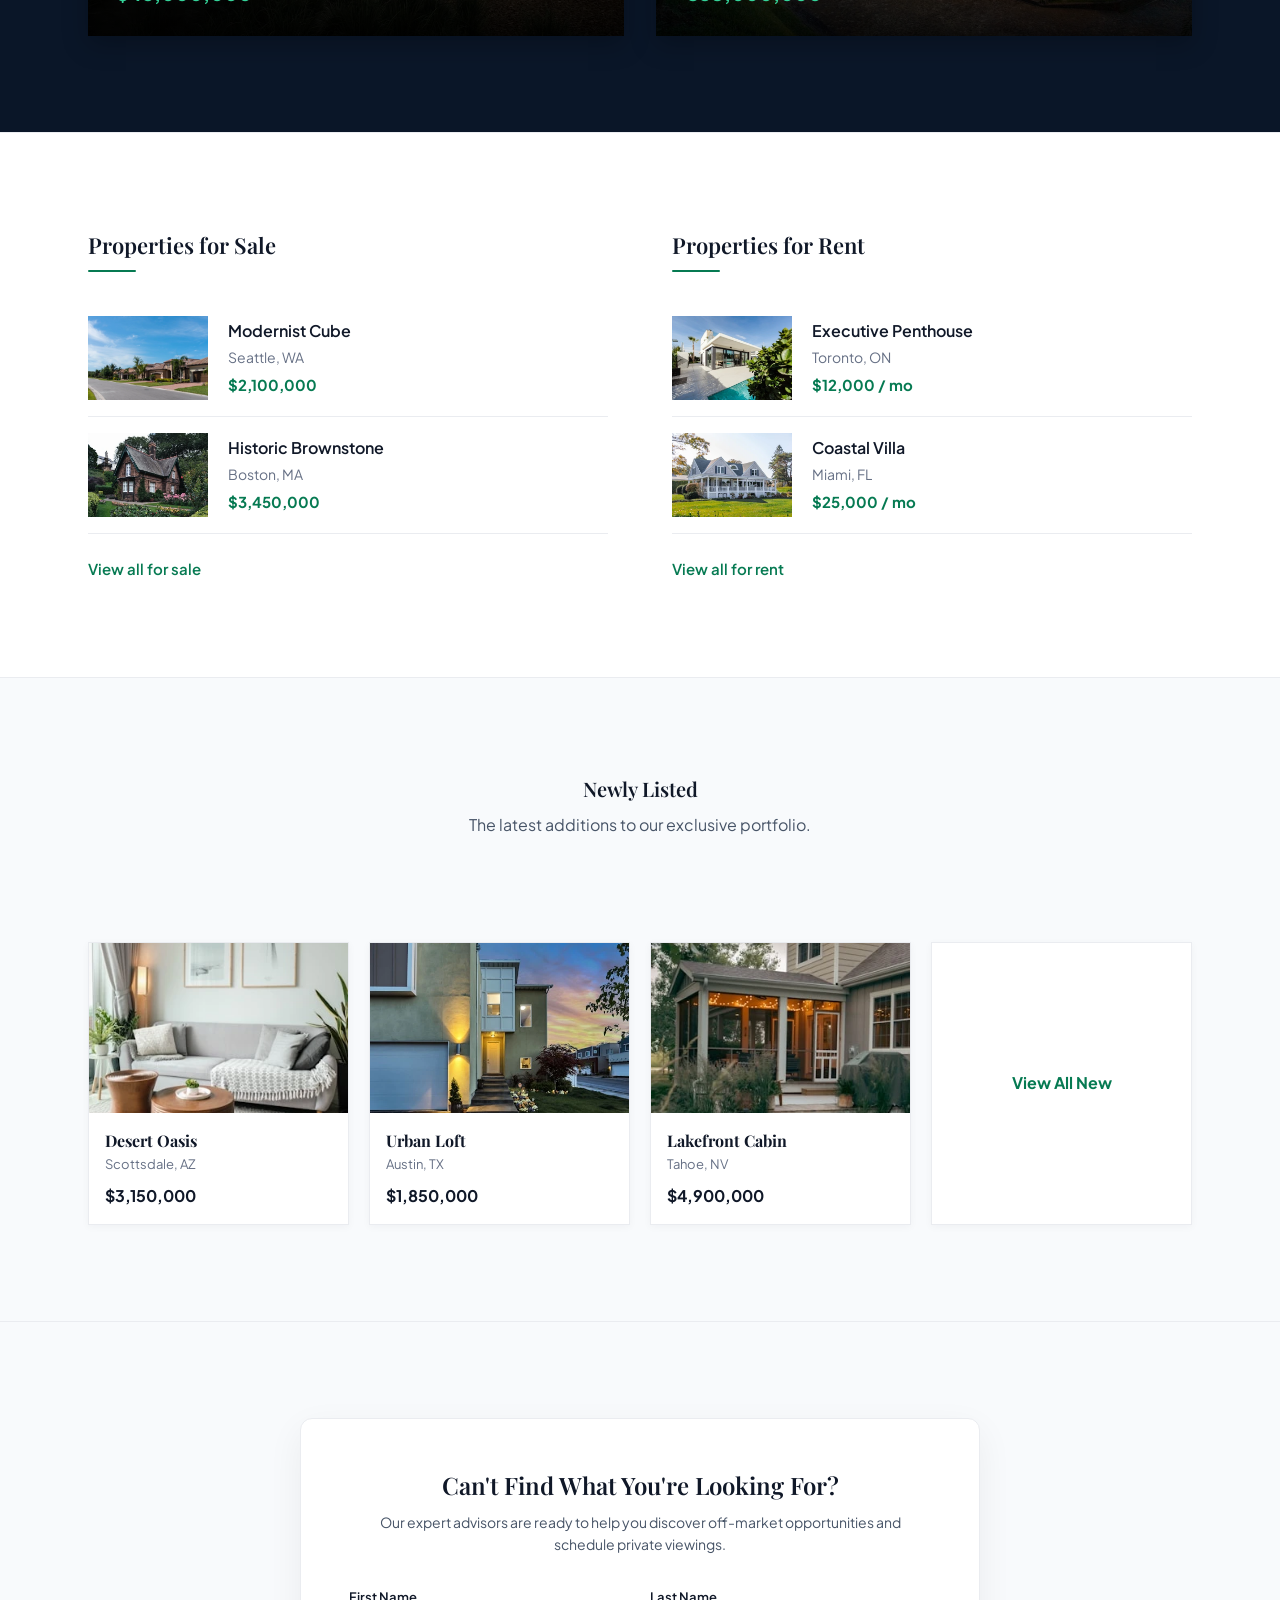
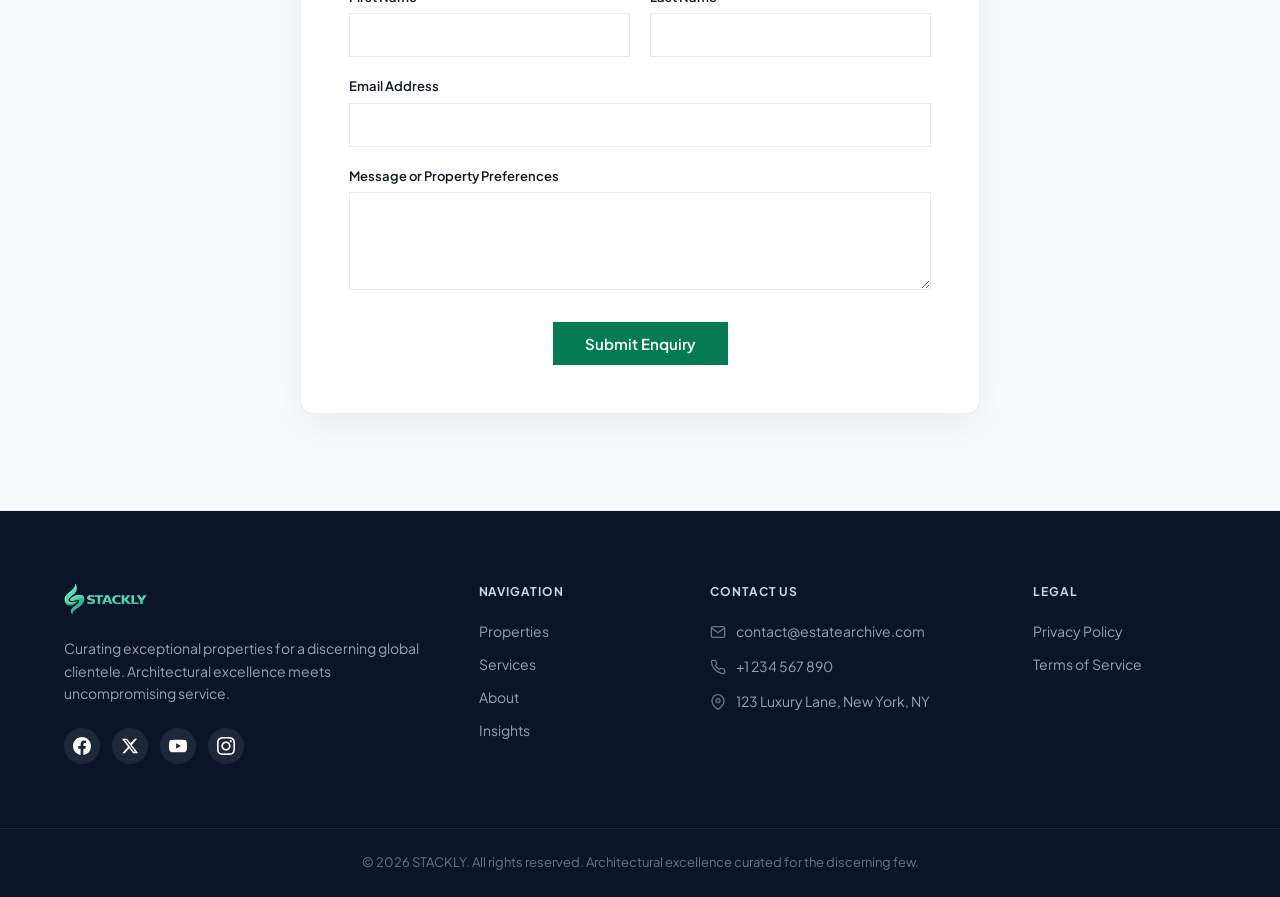
<file: properties.html>
<!DOCTYPE html>
<html lang="en">
<head>
  <meta charset="UTF-8">
  <meta name="viewport" content="width=device-width, initial-scale=1.0">
  <title>Properties | STACKLY - Curated Luxury Real Estate</title>
  <!-- Google Fonts: Playfair Display for serif headings, Plus Jakarta Sans for clean typography -->
  <link rel="preconnect" href="https://fonts.googleapis.com">
  <link rel="preconnect" href="https://fonts.gstatic.com" crossorigin>
  <link href="https://fonts.googleapis.com/css2?family=Playfair+Display:ital,wght@0,400;0,600;0,700;1,400&family=Plus+Jakarta+Sans:wght@400;500;600;700&display=swap" rel="stylesheet">
  <link rel="stylesheet" href="style.css">
</head>
<body>

  <!-- ==========================================
       SITE HEADER (PROPERTIES ACTIVE)
       ========================================== -->
  <header class="site-header">
    <div class="header-container">
      <a href="index.html" class="logo-link">
        <img src="Home.img/logo_stackly_dark.webp" alt="STACKLY Logo" class="site-logo">
      </a>

      <nav class="main-nav">
        <ul class="nav-list">
          <li><a href="index.html" class="nav-link">Home</a></li>
          <li><a href="about.html" class="nav-link">About Us</a></li>
          <li><a href="properties.html" class="nav-link active">Properties</a></li>
          <li><a href="services.html" class="nav-link">Services</a></li>
          <li><a href="our-team.html" class="nav-link">Our Team</a></li>
          <li><a href="insights.html" class="nav-link">Insights</a></li>
          <li><a href="testimonials.html" class="nav-link">Testimonials</a></li>
          <li><a href="contact.html" class="nav-link">Contact Us</a></li>
        </ul>
      </nav>

      <div class="header-actions">
        <a href="login.html" class="btn btn-outline">Login</a>
        <a href="signup.html" class="btn btn-solid">Sign Up</a>
      </div>
    </div>
  </header>

  <main>
    <!-- ==========================================
         SECTION 1: SEARCH & FILTER HERO
         ========================================== -->
    <section class="properties-search-section">
      <div class="container">
        <div class="section-header center">
          <h1 class="properties-main-title">Find Your Next Property</h1>
        </div>

        <div class="properties-filter-card">
          <div class="filter-inputs-row">
            <div class="filter-input-group">
              <input type="text" placeholder="Location, Neighborhood..." class="filter-input">
            </div>

            <div class="filter-input-group">
              <select class="filter-select">
                <option value="">Property Type</option>
                <option value="penthouse">Penthouse</option>
                <option value="villa">Luxury Villa</option>
                <option value="townhouse">Townhouse</option>
                <option value="commercial">Commercial Space</option>
              </select>
            </div>

            <div class="filter-input-group">
              <select class="filter-select">
                <option value="">Price Range</option>
                <option value="1m-5m">$1,000,000 - $5,000,000</option>
                <option value="5m-10m">$5,000,000 - $10,000,000</option>
                <option value="10m-20m">$10,000,000 - $20,000,000</option>
                <option value="20m+">$20,000,000+</option>
              </select>
            </div>

            <button class="btn btn-search-properties">Search Properties</button>
          </div>

          <div class="filter-options-row">
            <div class="filter-checkboxes">
              <label class="checkbox-label">
                <input type="checkbox" checked class="checkbox-input">
                <span>For Sale</span>
              </label>
              <label class="checkbox-label">
                <input type="checkbox" class="checkbox-input">
                <span>For Rent</span>
              </label>
            </div>

            <a href="#properties-grid" class="advanced-filters-link">
              <svg width="16" height="16" viewBox="0 0 24 24" fill="none" stroke="currentColor" stroke-width="2" stroke-linecap="round" stroke-linejoin="round">
                <line x1="4" y1="21" x2="4" y2="14"></line>
                <line x1="4" y1="10" x2="4" y2="3"></line>
                <line x1="12" y1="21" x2="12" y2="12"></line>
                <line x1="12" y1="8" x2="12" y2="3"></line>
                <line x1="20" y1="21" x2="20" y2="16"></line>
                <line x1="20" y1="12" x2="20" y2="3"></line>
                <line x1="1" y1="14" x2="7" y2="14"></line>
                <line x1="9" y1="8" x2="15" y2="8"></line>
                <line x1="17" y1="16" x2="23" y2="16"></line>
              </svg>
              Advanced Filters
            </a>
          </div>
        </div>
      </div>
    </section>

    <!-- ==========================================
         SECTION 2: FEATURED PROPERTIES
         ========================================== -->
    <section class="featured-section">
      <div class="container">
        <div class="featured-header">
          <div class="featured-title-box">
            <h2 class="section-title">Featured Properties</h2>
            <p class="section-subtitle">Exceptional properties newly added to our portfolio.</p>
          </div>
          <a href="insights.html" class="view-all-link">
            View all properties
            <svg width="18" height="18" viewBox="0 0 24 24" fill="none" stroke="currentColor" stroke-width="2" stroke-linecap="round" stroke-linejoin="round">
              <line x1="5" y1="12" x2="19" y2="12"></line>
              <polyline points="12 5 19 12 12 19"></polyline>
            </svg>
          </a>
        </div>

        <div class="properties-grid">
          <!-- Card 1 -->
          <div class="property-card">
            <div class="property-image-wrapper">
              <img src="Properties.img/section2_featured_property_modern_glass_house.webp" alt="The Alpine Glass House" class="property-img">
              <span class="badge badge-new">NEW LISTING</span>
            </div>
            <div class="property-details">
              <div class="property-title-row">
                <h3 class="property-name">The Alpine Glass House</h3>
                <button class="favorite-btn" aria-label="Save Property">
                  <svg width="20" height="20" viewBox="0 0 24 24" fill="none" stroke="#667085" stroke-width="1.8">
                    <path d="M20.84 4.61a5.5 5.5 0 0 0-7.78 0L12 5.67l-1.06-1.06a5.5 5.5 0 0 0-7.78 7.78l1.06 1.06L12 21.23l7.78-7.78 1.06-1.06a5.5 5.5 0 0 0 0-7.78z"></path>
                  </svg>
                </button>
              </div>
              <p class="property-location">Aspen, Colorado</p>
              <div class="property-price">$8,450,000</div>
              <div class="property-specs">
                <span class="spec-item">
                  <img src="Properties.img/icon_property_bedroom.webp" alt="Beds" class="spec-icon">
                  4
                </span>
                <span class="spec-item">
                  <img src="Properties.img/icon_property_bathroom.webp" alt="Baths" class="spec-icon">
                  5
                </span>
                <span class="spec-item">
                  <img src="Properties.img/icon_property_area_sqft.webp" alt="Sqft" class="spec-icon">
                  6,200
                </span>
              </div>
            </div>
          </div>

          <!-- Card 2 -->
          <div class="property-card">
            <div class="property-image-wrapper">
              <img src="Properties.img/section2_featured_property_skyline_ascent.webp" alt="Skyline Ascend Penthouse" class="property-img">
            </div>
            <div class="property-details">
              <div class="property-title-row">
                <h3 class="property-name">Skyline Ascend Penthouse</h3>
                <button class="favorite-btn" aria-label="Save Property">
                  <svg width="20" height="20" viewBox="0 0 24 24" fill="none" stroke="#667085" stroke-width="1.8">
                    <path d="M20.84 4.61a5.5 5.5 0 0 0-7.78 0L12 5.67l-1.06-1.06a5.5 5.5 0 0 0-7.78 7.78l1.06 1.06L12 21.23l7.78-7.78 1.06-1.06a5.5 5.5 0 0 0 0-7.78z"></path>
                  </svg>
                </button>
              </div>
              <p class="property-location">Manhattan, New York</p>
              <div class="property-price">$14,200,000</div>
              <div class="property-specs">
                <span class="spec-item">
                  <img src="Properties.img/icon_property_bedroom.webp" alt="Beds" class="spec-icon">
                  3
                </span>
                <span class="spec-item">
                  <img src="Properties.img/icon_property_bathroom.webp" alt="Baths" class="spec-icon">
                  4.5
                </span>
                <span class="spec-item">
                  <img src="Properties.img/icon_property_area_sqft.webp" alt="Sqft" class="spec-icon">
                  4,100
                </span>
              </div>
            </div>
          </div>

          <!-- Card 3 -->
          <div class="property-card">
            <div class="property-image-wrapper">
              <img src="Properties.img/section2_featured_property_pacific_minimalist.webp" alt="Pacific Minimalist Retreat" class="property-img">
            </div>
            <div class="property-details">
              <div class="property-title-row">
                <h3 class="property-name">Pacific Minimalist Retreat</h3>
                <button class="favorite-btn" aria-label="Save Property">
                  <svg width="20" height="20" viewBox="0 0 24 24" fill="none" stroke="#667085" stroke-width="1.8">
                    <path d="M20.84 4.61a5.5 5.5 0 0 0-7.78 0L12 5.67l-1.06-1.06a5.5 5.5 0 0 0-7.78 7.78l1.06 1.06L12 21.23l7.78-7.78 1.06-1.06a5.5 5.5 0 0 0 0-7.78z"></path>
                  </svg>
                </button>
              </div>
              <p class="property-location">Malibu, California</p>
              <div class="property-price">$22,500,000</div>
              <div class="property-specs">
                <span class="spec-item">
                  <img src="Properties.img/icon_property_bedroom.webp" alt="Beds" class="spec-icon">
                  6
                </span>
                <span class="spec-item">
                  <img src="Properties.img/icon_property_bathroom.webp" alt="Baths" class="spec-icon">
                  7
                </span>
                <span class="spec-item">
                  <img src="Properties.img/icon_property_area_sqft.webp" alt="Sqft" class="spec-icon">
                  8,500
                </span>
              </div>
            </div>
          </div>

        </div>
      </div>
    </section>

    <!-- ==========================================
         SECTION 3: RESIDENTIAL PROPERTIES
         ========================================== -->
    <section class="category-listings-section">
      <div class="container">
        <div class="featured-header">
          <div class="featured-title-box">
            <h2 class="section-title">Residential Properties</h2>
            <p class="section-subtitle">High-end homes for sophisticated living.</p>
          </div>
          <a href="insights.html" class="view-all-link">
            Explore residential
            <svg width="18" height="18" viewBox="0 0 24 24" fill="none" stroke="currentColor" stroke-width="2" stroke-linecap="round" stroke-linejoin="round">
              <line x1="5" y1="12" x2="19" y2="12"></line>
              <polyline points="12 5 19 12 12 19"></polyline>
            </svg>
          </a>
        </div>

        <div class="properties-grid">
          <div class="property-card">
            <div class="property-image-wrapper">
              <img src="Properties.img/section3_residential_suburban_estate.webp" alt="Suburban Estate" class="property-img">
            </div>
            <div class="property-details">
              <h3 class="property-name">Suburban Estate</h3>
              <p class="property-location">Westchester, NY</p>
              <div class="property-price">$4,200,000</div>
            </div>
          </div>

          <div class="property-card">
            <div class="property-image-wrapper">
              <img src="Properties.img/section3_residential_modern_townhouse.webp" alt="Modern Townhouse" class="property-img">
            </div>
            <div class="property-details">
              <h3 class="property-name">Modern Townhouse</h3>
              <p class="property-location">London, UK</p>
              <div class="property-price">&pound;3,800,000</div>
            </div>
          </div>

          <div class="property-card">
            <div class="property-image-wrapper">
              <img src="Properties.img/section3_residential_country_manor.webp" alt="Country Manor" class="property-img">
            </div>
            <div class="property-details">
              <h3 class="property-name">Country Manor</h3>
              <p class="property-location">Cotswolds, UK</p>
              <div class="property-price">&pound;5,500,000</div>
            </div>
          </div>
        </div>
      </div>
    </section>

    <!-- ==========================================
         SECTION 4: COMMERCIAL SPACES
         ========================================== -->
    <section class="category-listings-section bg-light">
      <div class="container">
        <div class="featured-header">
          <div class="featured-title-box">
            <h2 class="section-title">Commercial Spaces</h2>
            <p class="section-subtitle">Premium retail and business environments.</p>
          </div>
          <a href="insights.html" class="view-all-link">
            Explore commercial
            <svg width="18" height="18" viewBox="0 0 24 24" fill="none" stroke="currentColor" stroke-width="2" stroke-linecap="round" stroke-linejoin="round">
              <line x1="5" y1="12" x2="19" y2="12"></line>
              <polyline points="12 5 19 12 12 19"></polyline>
            </svg>
          </a>
        </div>

        <div class="properties-grid">
          <div class="property-card">
            <div class="property-image-wrapper">
              <img src="Properties.img/section4_commercial_executive_office.webp" alt="Downtown Office" class="property-img">
            </div>
            <div class="property-details">
              <h3 class="property-name">Downtown Office</h3>
              <p class="property-location">Chicago, IL</p>
            </div>
          </div>

          <div class="property-card">
            <div class="property-image-wrapper">
              <img src="Properties.img/section4_commercial_retail_showroom.webp" alt="Boutique Retail" class="property-img">
            </div>
            <div class="property-details">
              <h3 class="property-name">Boutique Retail</h3>
              <p class="property-location">Paris, France</p>
            </div>
          </div>

          <div class="property-card">
            <div class="property-image-wrapper">
              <img src="Properties.img/section4_commercial_modern_loft.webp" alt="Creative Loft" class="property-img">
            </div>
            <div class="property-details">
              <h3 class="property-name">Creative Loft</h3>
              <p class="property-location">Berlin, Germany</p>
            </div>
          </div>
        </div>
      </div>
    </section>

    <!-- ==========================================
         SECTION 5: THE LUXURY COLLECTION (DARK NAVY)
         ========================================== -->
    <section class="luxury-collection-section">
      <div class="container">
        <div class="section-header center">
          <h2 class="luxury-title">The Luxury Collection</h2>
          <p class="luxury-subtitle">Highlighting the most exclusive architectural masterpieces globally.</p>
        </div>

        <div class="luxury-grid">
          <div class="luxury-card">
            <img src="Properties.img/section5_luxury_villa_serenita.webp" alt="Villa Paradiso" class="luxury-img">
            <div class="luxury-overlay">
              <h3 class="luxury-name">Villa Paradiso</h3>
              <div class="luxury-price">$45,000,000</div>
            </div>
          </div>

          <div class="luxury-card">
            <img src="Properties.img/section5_luxury_grand_peak_residence.webp" alt="Château Luminesce" class="luxury-img">
            <div class="luxury-overlay">
              <h3 class="luxury-name">Château Luminesce</h3>
              <div class="luxury-price">&euro;38,000,000</div>
            </div>
          </div>
        </div>
      </div>
    </section>

    <!-- ==========================================
         SECTION 6: PROPERTIES FOR SALE & RENT
         ========================================== -->
    <section class="sale-rent-section">
      <div class="container">
        <div class="sale-rent-grid">
          <!-- Sale Column -->
          <div class="sale-rent-col">
            <div class="col-header">
              <h3 class="col-title">Properties for Sale</h3>
              <span class="col-underline"></span>
            </div>

            <div class="list-item">
              <img src="Properties.img/section6_sale_modernist_villa.webp" alt="Modernist Cube" class="list-item-img">
              <div class="list-item-info">
                <h4 class="list-item-title">Modernist Cube</h4>
                <p class="list-item-location">Seattle, WA</p>
                <div class="list-item-price">$2,100,000</div>
              </div>
            </div>

            <div class="list-item">
              <img src="Properties.img/section6_sale_historic_townhouse.webp" alt="Historic Brownstone" class="list-item-img">
              <div class="list-item-info">
                <h4 class="list-item-title">Historic Brownstone</h4>
                <p class="list-item-location">Boston, MA</p>
                <div class="list-item-price">$3,450,000</div>
              </div>
            </div>

            <a href="#properties-grid" class="view-category-link">View all for sale</a>
          </div>

          <!-- Rent Column -->
          <div class="sale-rent-col">
            <div class="col-header">
              <h3 class="col-title">Properties for Rent</h3>
              <span class="col-underline"></span>
            </div>

            <div class="list-item">
              <img src="Properties.img/section7_rent_coastal_villa.webp" alt="Executive Penthouse" class="list-item-img">
              <div class="list-item-info">
                <h4 class="list-item-title">Executive Penthouse</h4>
                <p class="list-item-location">Toronto, ON</p>
                <div class="list-item-price">$12,000 / mo</div>
              </div>
            </div>

            <div class="list-item">
              <img src="Properties.img/section7_rent_central_villa.webp" alt="Coastal Villa" class="list-item-img">
              <div class="list-item-info">
                <h4 class="list-item-title">Coastal Villa</h4>
                <p class="list-item-location">Miami, FL</p>
                <div class="list-item-price">$25,000 / mo</div>
              </div>
            </div>

            <a href="#properties-grid" class="view-category-link">View all for rent</a>
          </div>
        </div>
      </div>
    </section>

    <!-- ==========================================
         SECTION 7: NEWLY LISTED
         ========================================== -->
    <section class="newly-listed-section bg-light">
      <div class="container">
        <div class="section-header center">
          <span class="subheading-dark">Newly Listed</span>
          <p class="section-subtitle">The latest additions to our exclusive portfolio.</p>
        </div>

        <div class="newly-grid">
          <div class="newly-card">
            <div class="newly-img-wrapper">
              <img src="Properties.img/section8_newly_listed_ocean_suite.webp" alt="Desert Oasis" class="newly-img">
            </div>
            <div class="newly-details">
              <h4 class="newly-title">Desert Oasis</h4>
              <p class="newly-location">Scottsdale, AZ</p>
              <div class="newly-price">$3,150,000</div>
            </div>
          </div>

          <div class="newly-card">
            <div class="newly-img-wrapper">
              <img src="Properties.img/section8_newly_listed_urban_loft.webp" alt="Urban Loft" class="newly-img">
            </div>
            <div class="newly-details">
              <h4 class="newly-title">Urban Loft</h4>
              <p class="newly-location">Austin, TX</p>
              <div class="newly-price">$1,850,000</div>
            </div>
          </div>

          <div class="newly-card">
            <div class="newly-img-wrapper">
              <img src="Properties.img/section8_newly_listed_lakeside_cabin.webp" alt="Lakefront Cabin" class="newly-img">
            </div>
            <div class="newly-details">
              <h4 class="newly-title">Lakefront Cabin</h4>
              <p class="newly-location">Tahoe, NV</p>
              <div class="newly-price">$4,900,000</div>
            </div>
          </div>

          <div class="newly-card action-card">
            <a href="#properties-grid" class="view-all-new-link">View All New</a>
          </div>
        </div>
      </div>
    </section>

    <!-- ==========================================
         SECTION 8: ENQUIRY FORM
         ========================================== -->
    <section class="enquiry-section">
      <div class="container">
        <div class="enquiry-card">
          <h2 class="enquiry-title">Can't Find What You're Looking For?</h2>
          <p class="enquiry-subtitle">
            Our expert advisors are ready to help you discover off-market opportunities and schedule private viewings.
          </p>

          <form class="enquiry-form" onsubmit="event.preventDefault();">
            <div class="form-row two-col">
              <div class="form-group">
                <label class="form-label">First Name</label>
                <input type="text" class="form-input">
              </div>
              <div class="form-group">
                <label class="form-label">Last Name</label>
                <input type="text" class="form-input">
              </div>
            </div>

            <div class="form-group">
              <label class="form-label">Email Address</label>
              <input type="email" class="form-input">
            </div>

            <div class="form-group">
              <label class="form-label">Message or Property Preferences</label>
              <textarea class="form-textarea" rows="4"></textarea>
            </div>

            <div class="form-submit-row">
              <button type="submit" class="btn btn-submit-enquiry">Submit Enquiry</button>
            </div>
          </form>
        </div>
      </div>
    </section>
  </main>

  <!-- ==========================================
       MASTER SITE FOOTER
       ========================================== -->
  <footer class="site-footer">
    <div class="container">
      <div class="footer-grid">
        <div class="footer-brand-col">
          <a href="index.html" class="footer-logo-link">
            <img src="Home.img/logo_stackly_teal.webp" alt="STACKLY Logo" class="footer-logo">
          </a>
          <p class="footer-brand-desc">
            Curating exceptional properties for a discerning global clientele. Architectural excellence meets uncompromising service.
          </p>
          <div class="footer-socials">
            <a href="https://facebook.com" target="_blank" rel="noopener" class="social-icon" aria-label="Facebook">
              <svg width="18" height="18" fill="currentColor" viewBox="0 0 24 24"><path d="M24 12.073c0-6.627-5.373-12-12-12s-12 5.373-12 12c0 5.99 4.388 10.954 10.125 11.854v-8.385H7.078v-3.47h3.047V9.43c0-3.007 1.792-4.669 4.533-4.669 1.312 0 2.686.235 2.686.235v2.953H15.83c-1.491 0-1.956.925-1.956 1.874v2.25h3.328l-.532 3.47h-2.796v8.385C20.612 23.027 24 18.062 24 12.073z"/></svg>
            </a>
            <a href="https://x.com" target="_blank" rel="noopener" class="social-icon" aria-label="X (Twitter)">
              <svg width="18" height="18" fill="currentColor" viewBox="0 0 24 24"><path d="M18.244 2.25h3.308l-7.227 8.26 8.502 11.24H16.17l-5.214-6.817L4.99 21.75H1.68l7.73-8.835L1.254 2.25H8.08l4.713 6.231zm-1.161 17.52h1.833L7.084 4.126H5.117z"/></svg>
            </a>
            <a href="https://youtube.com" target="_blank" rel="noopener" class="social-icon" aria-label="YouTube">
              <svg width="18" height="18" fill="currentColor" viewBox="0 0 24 24"><path d="M23.498 6.186a3.016 3.016 0 0 0-2.122-2.136C19.505 3.545 12 3.545 12 3.545s-7.505 0-9.377.505A3.017 3.017 0 0 0 .502 6.186C0 8.07 0 12 0 12s0 3.93.502 5.814a3.016 3.016 0 0 0 2.122 2.136c1.871.505 9.376.505 9.376.505s7.505 0 9.377-.505a3.015 3.015 0 0 0 2.122-2.136C24 15.93 24 12 24 12s0-3.93-.502-5.814zM9.545 15.568V8.432L15.818 12l-6.273 3.568z"/></svg>
            </a>
            <a href="https://instagram.com" target="_blank" rel="noopener" class="social-icon" aria-label="Instagram">
              <svg width="18" height="18" fill="currentColor" viewBox="0 0 24 24"><path d="M12 2.163c3.204 0 3.584.012 4.85.07 3.252.148 4.771 1.691 4.919 4.919.058 1.265.069 1.645.069 4.849 0 3.205-.012 3.584-.069 4.849-.149 3.225-1.664 4.771-4.919 4.919-1.266.058-1.644.07-4.85.07-3.204 0-3.584-.012-4.849-.07-3.26-.149-4.771-1.699-4.919-4.92-.058-1.265-.07-1.644-.07-4.849 0-3.204.013-3.583.07-4.849.149-3.227 1.664-4.771 4.919-4.919 1.266-.057 1.645-.069 4.849-.069zm0-2.163c-3.259 0-3.667.014-4.947.072-4.358.2-6.78 2.618-6.98 6.98-.059 1.281-.073 1.689-.073 4.948 0 3.259.014 3.668.072 4.948.2 4.358 2.618 6.78 6.98 6.98 1.281.058 1.689.072 4.948.072 3.259 0 3.668-.014 4.948-.072 4.354-.2 6.782-2.618 6.979-6.98.059-1.28.073-1.689.073-4.948 0-3.259-.014-3.667-.072-4.947-.196-4.354-2.617-6.78-6.979-6.98-1.281-.059-1.69-.073-4.949-.073zm0 5.838c-3.403 0-6.162 2.759-6.162 6.162s2.759 6.163 6.162 6.163 6.162-2.759 6.162-6.163c0-3.403-2.759-6.162-6.162-6.162zm0 10.162c-2.209 0-4-1.79-4-4 0-2.209 1.791-4 4-4s4 1.791 4 4c0 2.21-1.791 4-4 4zm6.406-11.845c-.796 0-1.441.645-1.441 1.44s.645 1.44 1.441 1.44c.795 0 1.439-.645 1.439-1.44s-.644-1.44-1.439-1.44z"/></svg>
            </a>
          </div>
        </div>

        <div class="footer-nav-col">
          <h4 class="footer-heading">Navigation</h4>
          <ul class="footer-link-list">
            <li><a href="properties.html">Properties</a></li>
            <li><a href="services.html">Services</a></li>
            <li><a href="about.html">About</a></li>
            <li><a href="insights.html">Insights</a></li>
          </ul>
        </div>

        <div class="footer-contact-col">
          <h4 class="footer-heading">CONTACT US</h4>
          <ul class="footer-contact-list">
            <li>
              <svg class="contact-icon" width="16" height="16" viewBox="0 0 24 24" fill="none" stroke="currentColor" stroke-width="2"><path d="M4 4h16c1.1 0 2 .9 2 2v12c0 1.1-.9 2-2 2H4c-1.1 0-2-.9-2-2V6c0-1.1.9-2 2-2z"/><polyline points="22,6 12,13 2,6"/></svg>
              <span>contact@estatearchive.com</span>
            </li>
            <li>
              <svg class="contact-icon" width="16" height="16" viewBox="0 0 24 24" fill="none" stroke="currentColor" stroke-width="2"><path d="M22 16.92v3a2 2 0 0 1-2.18 2 19.79 19.79 0 0 1-8.63-3.07 19.5 19.5 0 0 1-6-6 19.79 19.79 0 0 1-3.07-8.67A2 2 0 0 1 4.11 2h3a2 2 0 0 1 2 1.72 12.84 12.84 0 0 0 .7 2.81 2 2 0 0 1-.45 2.11L8.09 9.91a16 16 0 0 0 6 6l1.27-1.27a2 2 0 0 1 2.11-.45 12.84 12.84 0 0 0 2.81.7A2 2 0 0 1 22 16.92z"/></svg>
              <span>+1 234 567 890</span>
            </li>
            <li>
              <svg class="contact-icon" width="16" height="16" viewBox="0 0 24 24" fill="none" stroke="currentColor" stroke-width="2"><path d="M21 10c0 7-9 13-9 13s-9-6-9-13a9 9 0 0 1 18 0z"/><circle cx="12" cy="10" r="3"/></svg>
              <span>123 Luxury Lane, New York, NY</span>
            </li>
          </ul>
        </div>

        <div class="footer-legal-col">
          <h4 class="footer-heading">Legal</h4>
          <ul class="footer-link-list">
            <li><a href="404.html">Privacy Policy</a></li>
            <li><a href="404.html">Terms of Service</a></li>
          </ul>
        </div>
      </div>
    </div>

    <div class="footer-bottom-bar">
      <p>&copy; 2026 STACKLY. All rights reserved. Architectural excellence curated for the discerning few.</p>
    </div>
  </footer>

  <script src="script.js"></script>
</body>
</html>
</file>
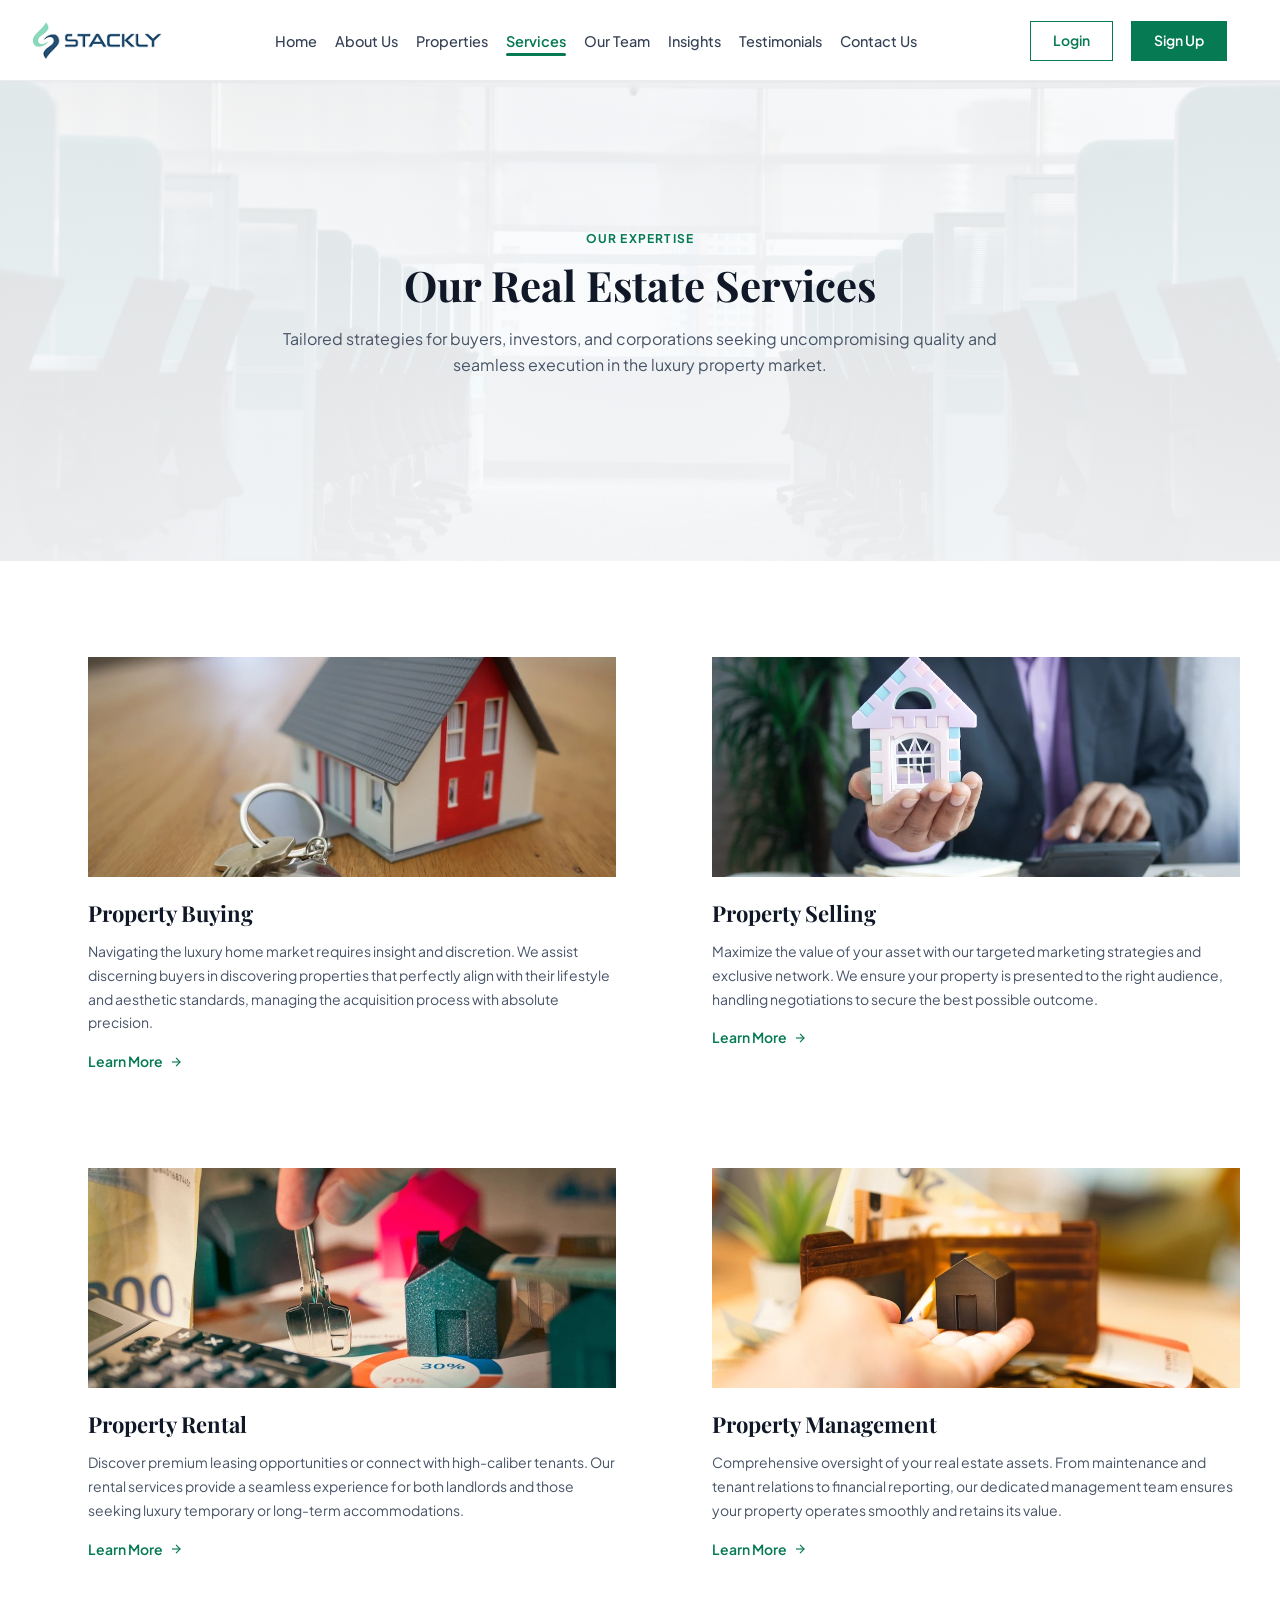
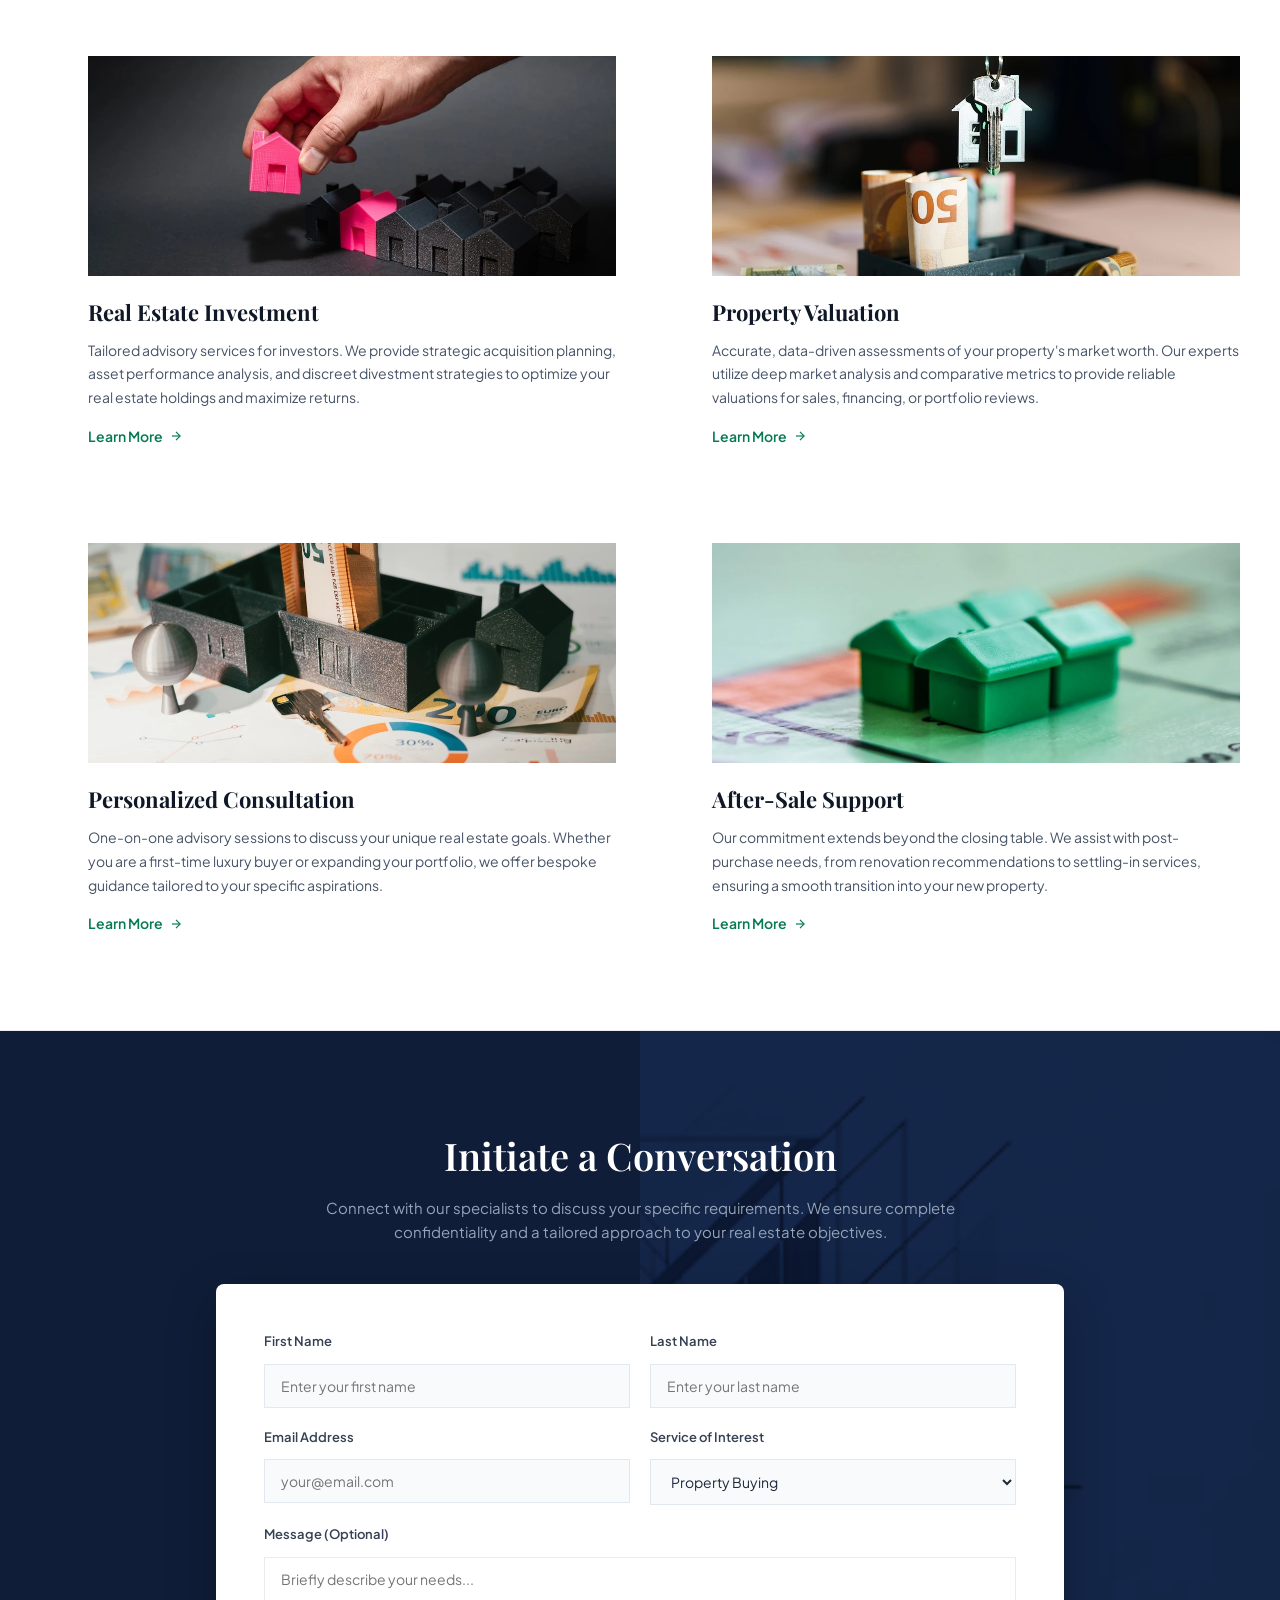
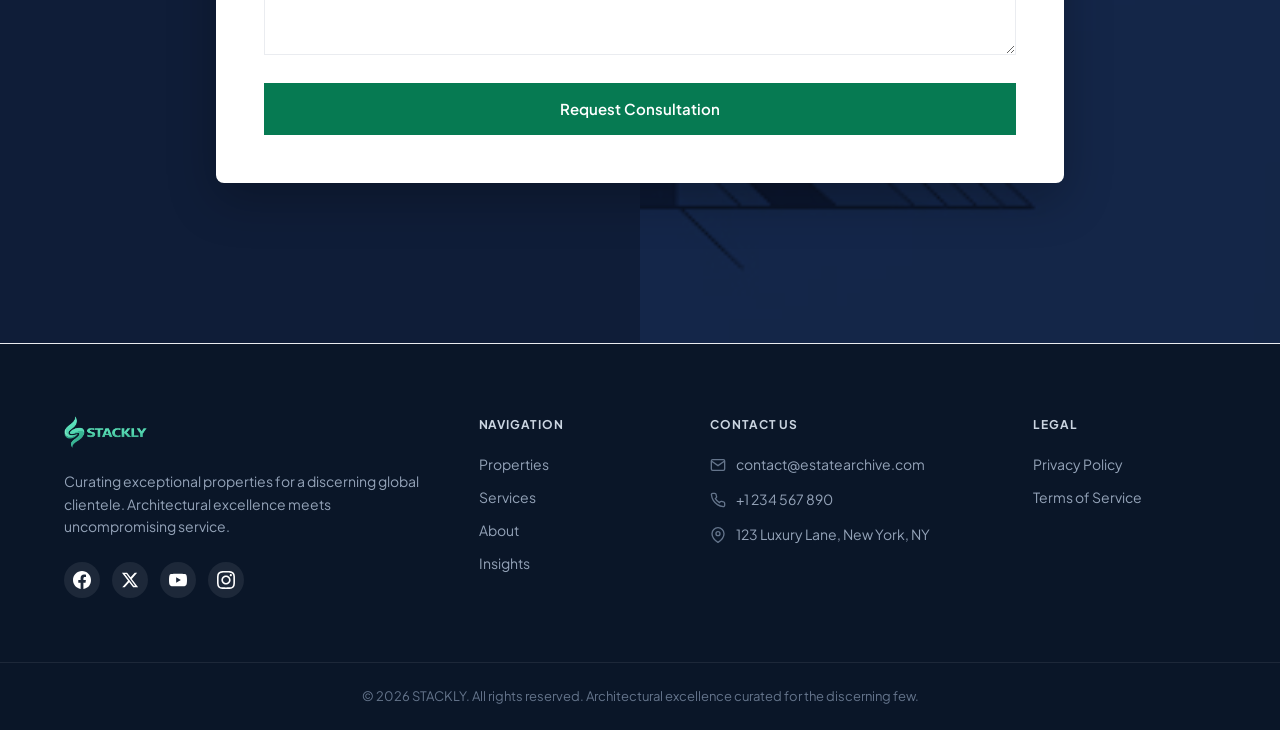
<file: services.html>
<!DOCTYPE html>
<html lang="en">
<head>
  <meta charset="UTF-8">
  <meta name="viewport" content="width=device-width, initial-scale=1.0">
  <title>Services | STACKLY - Tailored Real Estate Expertise</title>
  <!-- Google Fonts: Playfair Display for serif headings, Plus Jakarta Sans for clean typography -->
  <link rel="preconnect" href="https://fonts.googleapis.com">
  <link rel="preconnect" href="https://fonts.gstatic.com" crossorigin>
  <link href="https://fonts.googleapis.com/css2?family=Playfair+Display:ital,wght@0,400;0,600;0,700;1,400&family=Plus+Jakarta+Sans:wght@400;500;600;700&display=swap" rel="stylesheet">
  <link rel="stylesheet" href="style.css">
</head>
<body>

  <!-- ==========================================
       SITE HEADER (SERVICES ACTIVE)
       ========================================== -->
  <header class="site-header">
    <div class="header-container">
      <a href="index.html" class="logo-link">
        <img src="Home.img/logo_stackly_dark.webp" alt="STACKLY Logo" class="site-logo">
      </a>

      <nav class="main-nav">
        <ul class="nav-list">
          <li><a href="index.html" class="nav-link">Home</a></li>
          <li><a href="about.html" class="nav-link">About Us</a></li>
          <li><a href="properties.html" class="nav-link">Properties</a></li>
          <li><a href="services.html" class="nav-link active">Services</a></li>
          <li><a href="our-team.html" class="nav-link">Our Team</a></li>
          <li><a href="insights.html" class="nav-link">Insights</a></li>
          <li><a href="testimonials.html" class="nav-link">Testimonials</a></li>
          <li><a href="contact.html" class="nav-link">Contact Us</a></li>
        </ul>
      </nav>

      <div class="header-actions">
        <a href="login.html" class="btn btn-outline">Login</a>
        <a href="signup.html" class="btn btn-solid">Sign Up</a>
      </div>
    </div>
  </header>

  <main>
    <!-- ==========================================
         SECTION 1: SERVICES HERO BANNER
         ========================================== -->
    <section class="services-hero-section">
      <div class="services-hero-overlay"></div>
      <div class="container">
        <div class="services-hero-content">
          <span class="subheading-green-uppercase">OUR EXPERTISE</span>
          <h1 class="services-main-title">Our Real Estate Services</h1>
          <p class="services-hero-subtitle">
            Tailored strategies for buyers, investors, and corporations seeking uncompromising quality and seamless execution in the luxury property market.
          </p>
        </div>
      </div>
    </section>

    <!-- ==========================================
         SECTION 2: SERVICES GRID (8 CARDS)
         ========================================== -->
    <section class="services-grid-section">
      <div class="container">
        <div class="services-grid-container">

          <!-- Card 1 -->
          <div class="service-item-card">
            <div class="service-img-wrapper">
              <img src="Services.img/section2_service_property_buying.webp" alt="Property Buying" class="service-img">
            </div>
            <h3 class="service-title">Property Buying</h3>
            <p class="service-desc">
              Navigating the luxury home market requires insight and discretion. We assist discerning buyers in discovering properties that perfectly align with their lifestyle and aesthetic standards, managing the acquisition process with absolute precision.
            </p>
            <a href="#request-consultation" class="service-learn-more">
              Learn More
              <svg width="14" height="14" viewBox="0 0 24 24" fill="none" stroke="currentColor" stroke-width="2"><line x1="5" y1="12" x2="19" y2="12"></line><polyline points="12 5 19 12 12 19"></polyline></svg>
            </a>
          </div>

          <!-- Card 2 -->
          <div class="service-item-card">
            <div class="service-img-wrapper">
              <img src="Services.img/section2_service_property_selling.webp" alt="Property Selling" class="service-img">
            </div>
            <h3 class="service-title">Property Selling</h3>
            <p class="service-desc">
              Maximize the value of your asset with our targeted marketing strategies and exclusive network. We ensure your property is presented to the right audience, handling negotiations to secure the best possible outcome.
            </p>
            <a href="#request-consultation" class="service-learn-more">
              Learn More
              <svg width="14" height="14" viewBox="0 0 24 24" fill="none" stroke="currentColor" stroke-width="2"><line x1="5" y1="12" x2="19" y2="12"></line><polyline points="12 5 19 12 12 19"></polyline></svg>
            </a>
          </div>

          <!-- Card 3 -->
          <div class="service-item-card">
            <div class="service-img-wrapper">
              <img src="Services.img/section2_service_property_rental.webp" alt="Property Rental" class="service-img">
            </div>
            <h3 class="service-title">Property Rental</h3>
            <p class="service-desc">
              Discover premium leasing opportunities or connect with high-caliber tenants. Our rental services provide a seamless experience for both landlords and those seeking luxury temporary or long-term accommodations.
            </p>
            <a href="#request-consultation" class="service-learn-more">
              Learn More
              <svg width="14" height="14" viewBox="0 0 24 24" fill="none" stroke="currentColor" stroke-width="2"><line x1="5" y1="12" x2="19" y2="12"></line><polyline points="12 5 19 12 12 19"></polyline></svg>
            </a>
          </div>

          <!-- Card 4 -->
          <div class="service-item-card">
            <div class="service-img-wrapper">
              <img src="Services.img/section2_service_property_management.webp" alt="Property Management" class="service-img">
            </div>
            <h3 class="service-title">Property Management</h3>
            <p class="service-desc">
              Comprehensive oversight of your real estate assets. From maintenance and tenant relations to financial reporting, our dedicated management team ensures your property operates smoothly and retains its value.
            </p>
            <a href="#request-consultation" class="service-learn-more">
              Learn More
              <svg width="14" height="14" viewBox="0 0 24 24" fill="none" stroke="currentColor" stroke-width="2"><line x1="5" y1="12" x2="19" y2="12"></line><polyline points="12 5 19 12 12 19"></polyline></svg>
            </a>
          </div>

          <!-- Card 5 -->
          <div class="service-item-card">
            <div class="service-img-wrapper">
              <img src="Services.img/section2_service_real_estate_investment.webp" alt="Real Estate Investment" class="service-img">
            </div>
            <h3 class="service-title">Real Estate Investment</h3>
            <p class="service-desc">
              Tailored advisory services for investors. We provide strategic acquisition planning, asset performance analysis, and discreet divestment strategies to optimize your real estate holdings and maximize returns.
            </p>
            <a href="#request-consultation" class="service-learn-more">
              Learn More
              <svg width="14" height="14" viewBox="0 0 24 24" fill="none" stroke="currentColor" stroke-width="2"><line x1="5" y1="12" x2="19" y2="12"></line><polyline points="12 5 19 12 12 19"></polyline></svg>
            </a>
          </div>

          <!-- Card 6 -->
          <div class="service-item-card">
            <div class="service-img-wrapper">
              <img src="Services.img/section2_service_property_valuation.webp" alt="Property Valuation" class="service-img">
            </div>
            <h3 class="service-title">Property Valuation</h3>
            <p class="service-desc">
              Accurate, data-driven assessments of your property's market worth. Our experts utilize deep market analysis and comparative metrics to provide reliable valuations for sales, financing, or portfolio reviews.
            </p>
            <a href="#request-consultation" class="service-learn-more">
              Learn More
              <svg width="14" height="14" viewBox="0 0 24 24" fill="none" stroke="currentColor" stroke-width="2"><line x1="5" y1="12" x2="19" y2="12"></line><polyline points="12 5 19 12 12 19"></polyline></svg>
            </a>
          </div>

          <!-- Card 7 -->
          <div class="service-item-card">
            <div class="service-img-wrapper">
              <img src="Services.img/section2_service_personalized_consultation.webp" alt="Personalized Consultation" class="service-img">
            </div>
            <h3 class="service-title">Personalized Consultation</h3>
            <p class="service-desc">
              One-on-one advisory sessions to discuss your unique real estate goals. Whether you are a first-time luxury buyer or expanding your portfolio, we offer bespoke guidance tailored to your specific aspirations.
            </p>
            <a href="#request-consultation" class="service-learn-more">
              Learn More
              <svg width="14" height="14" viewBox="0 0 24 24" fill="none" stroke="currentColor" stroke-width="2"><line x1="5" y1="12" x2="19" y2="12"></line><polyline points="12 5 19 12 12 19"></polyline></svg>
            </a>
          </div>

          <!-- Card 8 -->
          <div class="service-item-card">
            <div class="service-img-wrapper">
              <img src="Services.img/section2_service_after_sale_support.webp" alt="After-Sale Support" class="service-img">
            </div>
            <h3 class="service-title">After-Sale Support</h3>
            <p class="service-desc">
              Our commitment extends beyond the closing table. We assist with post-purchase needs, from renovation recommendations to settling-in services, ensuring a smooth transition into your new property.
            </p>
            <a href="#request-consultation" class="service-learn-more">
              Learn More
              <svg width="14" height="14" viewBox="0 0 24 24" fill="none" stroke="currentColor" stroke-width="2"><line x1="5" y1="12" x2="19" y2="12"></line><polyline points="12 5 19 12 12 19"></polyline></svg>
            </a>
          </div>

        </div>
      </div>
    </section>

    <!-- ==========================================
         SECTION 3: INITIATE A CONVERSATION
         ========================================== -->
    <section class="initiate-conversation-section">
      <div class="conversation-bg-right"></div>
      <div class="container relative-z">
        <div class="conversation-header">
          <h2 class="conversation-title">Initiate a Conversation</h2>
          <p class="conversation-subtitle">
            Connect with our specialists to discuss your specific requirements. We ensure complete confidentiality and a tailored approach to your real estate objectives.
          </p>
        </div>

        <div class="conversation-form-card">
          <form class="conversation-form" onsubmit="event.preventDefault();">
            <div class="form-row two-col">
              <div class="form-group">
                <label class="form-label">First Name</label>
                <input type="text" placeholder="Enter your first name" class="form-input">
              </div>
              <div class="form-group">
                <label class="form-label">Last Name</label>
                <input type="text" placeholder="Enter your last name" class="form-input">
              </div>
            </div>

            <div class="form-row two-col">
              <div class="form-group">
                <label class="form-label">Email Address</label>
                <input type="email" placeholder="your@email.com" class="form-input">
              </div>
              <div class="form-group">
                <label class="form-label">Service of Interest</label>
                <select class="form-select">
                  <option value="buying">Property Buying</option>
                  <option value="selling">Property Selling</option>
                  <option value="rental">Property Rental</option>
                  <option value="management">Property Management</option>
                  <option value="investment">Real Estate Investment</option>
                  <option value="valuation">Property Valuation</option>
                </select>
              </div>
            </div>

            <div class="form-group">
              <label class="form-label">Message (Optional)</label>
              <textarea placeholder="Briefly describe your needs..." class="form-textarea" rows="4"></textarea>
            </div>

            <button type="submit" class="btn btn-request-consultation">Request Consultation</button>
          </form>
        </div>
      </div>
    </section>
  </main>

  <!-- ==========================================
       MASTER SITE FOOTER
       ========================================== -->
  <footer class="site-footer">
    <div class="container">
      <div class="footer-grid">
        <div class="footer-brand-col">
          <a href="index.html" class="footer-logo-link">
            <img src="Home.img/logo_stackly_teal.webp" alt="STACKLY Logo" class="footer-logo">
          </a>
          <p class="footer-brand-desc">
            Curating exceptional properties for a discerning global clientele. Architectural excellence meets uncompromising service.
          </p>
          <div class="footer-socials">
            <a href="https://facebook.com" target="_blank" rel="noopener" class="social-icon" aria-label="Facebook">
              <svg width="18" height="18" fill="currentColor" viewBox="0 0 24 24"><path d="M24 12.073c0-6.627-5.373-12-12-12s-12 5.373-12 12c0 5.99 4.388 10.954 10.125 11.854v-8.385H7.078v-3.47h3.047V9.43c0-3.007 1.792-4.669 4.533-4.669 1.312 0 2.686.235 2.686.235v2.953H15.83c-1.491 0-1.956.925-1.956 1.874v2.25h3.328l-.532 3.47h-2.796v8.385C20.612 23.027 24 18.062 24 12.073z"/></svg>
            </a>
            <a href="https://x.com" target="_blank" rel="noopener" class="social-icon" aria-label="X (Twitter)">
              <svg width="18" height="18" fill="currentColor" viewBox="0 0 24 24"><path d="M18.244 2.25h3.308l-7.227 8.26 8.502 11.24H16.17l-5.214-6.817L4.99 21.75H1.68l7.73-8.835L1.254 2.25H8.08l4.713 6.231zm-1.161 17.52h1.833L7.084 4.126H5.117z"/></svg>
            </a>
            <a href="https://youtube.com" target="_blank" rel="noopener" class="social-icon" aria-label="YouTube">
              <svg width="18" height="18" fill="currentColor" viewBox="0 0 24 24"><path d="M23.498 6.186a3.016 3.016 0 0 0-2.122-2.136C19.505 3.545 12 3.545 12 3.545s-7.505 0-9.377.505A3.017 3.017 0 0 0 .502 6.186C0 8.07 0 12 0 12s0 3.93.502 5.814a3.016 3.016 0 0 0 2.122 2.136c1.871.505 9.376.505 9.376.505s7.505 0 9.377-.505a3.015 3.015 0 0 0 2.122-2.136C24 15.93 24 12 24 12s0-3.93-.502-5.814zM9.545 15.568V8.432L15.818 12l-6.273 3.568z"/></svg>
            </a>
            <a href="https://instagram.com" target="_blank" rel="noopener" class="social-icon" aria-label="Instagram">
              <svg width="18" height="18" fill="currentColor" viewBox="0 0 24 24"><path d="M12 2.163c3.204 0 3.584.012 4.85.07 3.252.148 4.771 1.691 4.919 4.919.058 1.265.069 1.645.069 4.849 0 3.205-.012 3.584-.069 4.849-.149 3.225-1.664 4.771-4.919 4.919-1.266.058-1.644.07-4.85.07-3.204 0-3.584-.012-4.849-.07-3.26-.149-4.771-1.699-4.919-4.92-.058-1.265-.07-1.644-.07-4.849 0-3.204.013-3.583.07-4.849.149-3.227 1.664-4.771 4.919-4.919 1.266-.057 1.645-.069 4.849-.069zm0-2.163c-3.259 0-3.667.014-4.947.072-4.358.2-6.78 2.618-6.98 6.98-.059 1.281-.073 1.689-.073 4.948 0 3.259.014 3.668.072 4.948.2 4.358 2.618 6.78 6.98 6.98 1.281.058 1.689.072 4.948.072 3.259 0 3.668-.014 4.948-.072 4.354-.2 6.782-2.618 6.979-6.98.059-1.28.073-1.689.073-4.948 0-3.259-.014-3.667-.072-4.947-.196-4.354-2.617-6.78-6.979-6.98-1.281-.059-1.69-.073-4.949-.073zm0 5.838c-3.403 0-6.162 2.759-6.162 6.162s2.759 6.163 6.162 6.163 6.162-2.759 6.162-6.163c0-3.403-2.759-6.162-6.162-6.162zm0 10.162c-2.209 0-4-1.79-4-4 0-2.209 1.791-4 4-4s4 1.791 4 4c0 2.21-1.791 4-4 4zm6.406-11.845c-.796 0-1.441.645-1.441 1.44s.645 1.44 1.441 1.44c.795 0 1.439-.645 1.439-1.44s-.644-1.44-1.439-1.44z"/></svg>
            </a>
          </div>
        </div>

        <div class="footer-nav-col">
          <h4 class="footer-heading">Navigation</h4>
          <ul class="footer-link-list">
            <li><a href="properties.html">Properties</a></li>
            <li><a href="services.html">Services</a></li>
            <li><a href="about.html">About</a></li>
            <li><a href="insights.html">Insights</a></li>
          </ul>
        </div>

        <div class="footer-contact-col">
          <h4 class="footer-heading">CONTACT US</h4>
          <ul class="footer-contact-list">
            <li>
              <svg class="contact-icon" width="16" height="16" viewBox="0 0 24 24" fill="none" stroke="currentColor" stroke-width="2"><path d="M4 4h16c1.1 0 2 .9 2 2v12c0 1.1-.9 2-2 2H4c-1.1 0-2-.9-2-2V6c0-1.1.9-2 2-2z"/><polyline points="22,6 12,13 2,6"/></svg>
              <span>contact@estatearchive.com</span>
            </li>
            <li>
              <svg class="contact-icon" width="16" height="16" viewBox="0 0 24 24" fill="none" stroke="currentColor" stroke-width="2"><path d="M22 16.92v3a2 2 0 0 1-2.18 2 19.79 19.79 0 0 1-8.63-3.07 19.5 19.5 0 0 1-6-6 19.79 19.79 0 0 1-3.07-8.67A2 2 0 0 1 4.11 2h3a2 2 0 0 1 2 1.72 12.84 12.84 0 0 0 .7 2.81 2 2 0 0 1-.45 2.11L8.09 9.91a16 16 0 0 0 6 6l1.27-1.27a2 2 0 0 1 2.11-.45 12.84 12.84 0 0 0 2.81.7A2 2 0 0 1 22 16.92z"/></svg>
              <span>+1 234 567 890</span>
            </li>
            <li>
              <svg class="contact-icon" width="16" height="16" viewBox="0 0 24 24" fill="none" stroke="currentColor" stroke-width="2"><path d="M21 10c0 7-9 13-9 13s-9-6-9-13a9 9 0 0 1 18 0z"/><circle cx="12" cy="10" r="3"/></svg>
              <span>123 Luxury Lane, New York, NY</span>
            </li>
          </ul>
        </div>

        <div class="footer-legal-col">
          <h4 class="footer-heading">Legal</h4>
          <ul class="footer-link-list">
            <li><a href="404.html">Privacy Policy</a></li>
            <li><a href="404.html">Terms of Service</a></li>
          </ul>
        </div>
      </div>
    </div>

    <div class="footer-bottom-bar">
      <p>&copy; 2026 STACKLY. All rights reserved. Architectural excellence curated for the discerning few.</p>
    </div>
  </footer>

  <script src="script.js"></script>
</body>
</html>
</file>
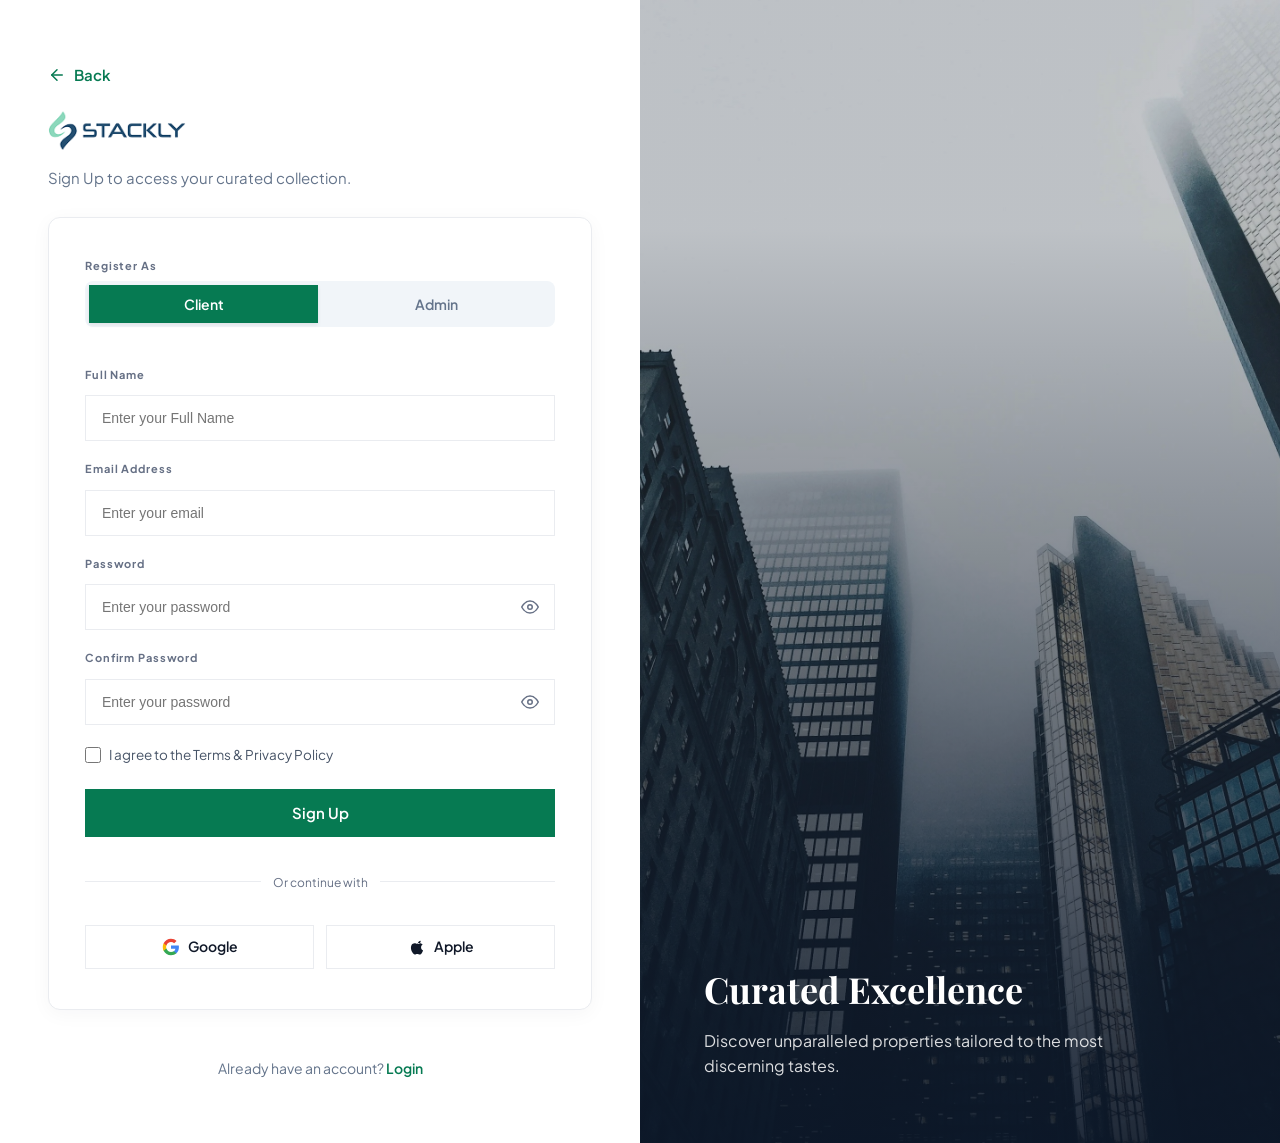
<file: signup.html>
<!DOCTYPE html>
<html lang="en">
<head>
  <meta charset="UTF-8">
  <meta name="viewport" content="width=device-width, initial-scale=1.0">
  <title>Sign Up | STACKLY - Join Curated Real Estate Collection</title>
  <!-- Google Fonts: Playfair Display for serif headings, Plus Jakarta Sans for clean typography -->
  <link rel="preconnect" href="https://fonts.googleapis.com">
  <link rel="preconnect" href="https://fonts.gstatic.com" crossorigin>
  <link href="https://fonts.googleapis.com/css2?family=Playfair+Display:ital,wght@0,400;0,600;0,700;1,400&family=Plus+Jakarta+Sans:wght@400;500;600;700&display=swap" rel="stylesheet">
  <link rel="stylesheet" href="style.css">
</head>
<body class="auth-page-body">

  <div class="auth-split-wrapper">
    <!-- LEFT FORM COLUMN -->
    <div class="auth-form-col">
      <div class="auth-form-container">
        <!-- Back Link -->
        <a href="index.html" class="auth-back-link">
          <svg width="18" height="18" viewBox="0 0 24 24" fill="none" stroke="#067A52" stroke-width="2" stroke-linecap="round" stroke-linejoin="round">
            <line x1="19" y1="12" x2="5" y2="12"></line>
            <polyline points="12 19 5 12 12 5"></polyline>
          </svg>
          Back
        </a>

        <!-- Logo -->
        <a href="index.html" class="auth-logo-link">
          <img src="Home.img/logo_stackly_dark.webp" alt="STACKLY Logo" class="auth-logo">
        </a>

        <p class="auth-subtitle">Sign Up to access your curated collection.</p>

        <!-- Form Card -->
        <div class="auth-card">
          <form class="auth-form" id="signupForm" novalidate>
            <!-- ROLE BASED FIELD -->
            <div class="role-selector-group">
              <label class="form-label-uppercase">Register As</label>
              <div class="role-tabs-container">
                <button type="button" class="role-tab-btn active" data-role="client">Client</button>
                <button type="button" class="role-tab-btn" data-role="admin">Admin</button>
                <input type="hidden" name="user_role" id="signup_user_role" value="client">
              </div>
            </div>

            <div class="form-group">
              <label class="form-label-uppercase">Full Name</label>
              <input type="text" class="auth-input" placeholder="Enter your Full Name" required>
            </div>

            <div class="form-group">
              <label class="form-label-uppercase">Email Address</label>
              <input type="email" class="auth-input" placeholder="Enter your email" required>
            </div>

            <div class="form-group">
              <label class="form-label-uppercase">Password</label>
              <div class="password-input-wrapper">
                <input type="password" class="auth-input" placeholder="Enter your password" required>
                <button type="button" class="eye-toggle-btn" aria-label="Toggle password visibility">
                  <svg width="18" height="18" viewBox="0 0 24 24" fill="none" stroke="#667085" stroke-width="2">
                    <path d="M1 12s4-8 11-8 11 8 11 8-4 8-11 8-11-8-11-8z"></path>
                    <circle cx="12" cy="12" r="3"></circle>
                  </svg>
                </button>
              </div>
            </div>

            <div class="form-group">
              <label class="form-label-uppercase">Confirm Password</label>
              <div class="password-input-wrapper">
                <input type="password" class="auth-input" placeholder="Enter your password" required>
                <button type="button" class="eye-toggle-btn" aria-label="Toggle password visibility">
                  <svg width="18" height="18" viewBox="0 0 24 24" fill="none" stroke="#667085" stroke-width="2">
                    <path d="M1 12s4-8 11-8 11 8 11 8-4 8-11 8-11-8-11-8z"></path>
                    <circle cx="12" cy="12" r="3"></circle>
                  </svg>
                </button>
              </div>
            </div>

            <div class="auth-options-row">
              <label class="remember-me-label">
                <input type="checkbox" class="checkbox-input" required>
                <span>I agree to the Terms &amp; Privacy Policy</span>
              </label>
            </div>

            <button type="submit" class="btn-auth-submit">Sign Up</button>

            <!-- Social Divider -->
            <div class="social-divider">
              <span>Or continue with</span>
            </div>

            <!-- Social Login Buttons -->
            <div class="social-buttons-row">
              <a href="https://accounts.google.com/" target="_blank" rel="noopener noreferrer" class="btn-social-outline">
                <svg width="18" height="18" viewBox="0 0 24 24" fill="currentColor"><path d="M22.56 12.25c0-.78-.07-1.53-.2-2.25H12v4.26h5.92c-.26 1.37-1.04 2.53-2.21 3.31v2.77h3.57c2.08-1.92 3.28-4.74 3.28-8.09z" fill="#4285F4"/><path d="M12 23c2.97 0 5.46-.98 7.28-2.66l-3.57-2.77c-.98.66-2.23 1.06-3.71 1.06-2.86 0-5.29-1.93-6.16-4.53H2.18v2.84C3.99 20.53 7.7 23 12 23z" fill="#34A853"/><path d="M5.84 14.1c-.22-.66-.35-1.36-.35-2.1s.13-1.44.35-2.1V7.06H2.18C1.43 8.55 1 10.22 1 12s.43 3.45 1.18 4.94l2.85-2.22.81-.62z" fill="#FBBC05"/><path d="M12 5.38c1.62 0 3.06.56 4.21 1.64l3.15-3.15C17.45 2.09 14.97 1 12 1 7.7 1 3.99 3.47 2.18 7.06l3.66 2.84c.87-2.6 3.3-4.52 6.16-4.52z" fill="#EA4335"/></svg>
                Google
              </a>
              <a href="https://appleid.apple.com/" target="_blank" rel="noopener noreferrer" class="btn-social-outline">
                <svg width="18" height="18" fill="currentColor" viewBox="0 0 24 24"><path d="M18.71 19.5c-.83 1.24-1.71 2.45-3.05 2.47-1.34.03-1.77-.79-3.29-.79-1.53 0-2 .77-3.27.82-1.31.05-2.3-1.32-3.14-2.53C4.25 17 2.94 12.45 4.7 9.39c.87-1.52 2.43-2.48 4.12-2.51 1.28-.02 2.5.87 3.29.87.78 0 2.26-1.07 3.81-.91.65.03 2.47.26 3.64 1.98-.09.06-2.17 1.28-2.15 3.81.03 3.02 2.65 4.03 2.68 4.04-.03.07-.42 1.44-1.38 2.83M15.97 6.63c.66-.8 1.12-1.92.99-3.03-.97.04-2.15.65-2.84 1.45-.61.71-1.15 1.85-.99 2.95 1.08.08 2.18-.56 2.84-1.37z"/></svg>
                Apple
              </a>
            </div>
          </form>
        </div>

        <p class="auth-bottom-switch text-center">
          Already have an account? <a href="login.html" class="switch-link">Login</a>
        </p>
      </div>
    </div>

    <!-- RIGHT HERO COLUMN -->
    <div class="auth-hero-col">
      <img src="Testimonals.img/section1_testimonials_hero_skyscrapers_fog.webp" alt="Luxury Architecture" class="auth-hero-img">
      <div class="auth-hero-overlay">
        <h2 class="auth-hero-title">Curated Excellence</h2>
        <p class="auth-hero-desc">Discover unparalleled properties tailored to the most discerning tastes.</p>
      </div>
    </div>
  </div>

  <script src="script.js"></script>

  <!-- SIGNUP HANDLER: Self-contained, works on file:// AND Live Server -->
  <script>
    (function() {
      var form = document.getElementById('signupForm');
      if (!form) return;

      // Role tab switcher
      var roleTabs = form.querySelectorAll('.role-tab-btn');
      var hiddenRole = document.getElementById('signup_user_role');
      roleTabs.forEach(function(btn) {
        btn.addEventListener('click', function() {
          roleTabs.forEach(function(b) { b.classList.remove('active'); });
          btn.classList.add('active');
          if (hiddenRole) hiddenRole.value = btn.getAttribute('data-role');
        });
      });

      // Eye toggles
      form.querySelectorAll('.eye-toggle-btn').forEach(function(btn) {
        btn.addEventListener('click', function() {
          var inp = btn.closest('.password-input-wrapper').querySelector('input');
          inp.type = inp.type === 'password' ? 'text' : 'password';
        });
      });

      // Clear red borders on input
      form.querySelectorAll('input').forEach(function(inp) {
        inp.addEventListener('input', function() {
          inp.style.borderColor = '';
          inp.style.backgroundColor = '';
        });
      });

      // Helper: mark field as error
      function markError(el) {
        if (!el) return;
        el.style.borderColor = '#EF4444';
        el.style.backgroundColor = '#FEF2F2';
      }

      // SUBMIT HANDLER
      form.addEventListener('submit', function(e) {
        e.preventDefault();
        e.stopImmediatePropagation();

        var nameEl     = form.querySelector('input[type="text"]');
        var emailEl    = form.querySelector('input[type="email"]');
        var passwords  = form.querySelectorAll('input[type="password"]');
        var termsEl    = form.querySelector('input[type="checkbox"]');

        var fullName = nameEl     ? nameEl.value.trim()           : '';
        var email    = emailEl   ? emailEl.value.trim()           : '';
        var pass1    = passwords[0] ? passwords[0].value.trim()  : '';
        var pass2    = passwords[1] ? passwords[1].value.trim()  : '';
        var agreed   = termsEl   ? termsEl.checked               : false;

        var ok = true;

        // Reset all
        [nameEl, emailEl, passwords[0], passwords[1]].forEach(function(el) {
          if (el) { el.style.borderColor = ''; el.style.backgroundColor = ''; }
        });

        if (!fullName)  { markError(nameEl);       ok = false; }
        if (!email)     { markError(emailEl);      ok = false; }
        if (!pass1)     { markError(passwords[0]); ok = false; }
        if (!pass2)     { markError(passwords[1]); ok = false; }

        if (!ok) {
          if (typeof showToast === 'function') showToast('Please fill in all required fields.', 'error');
          return;
        }

        if (pass1 !== pass2) {
          markError(passwords[1]);
          if (typeof showToast === 'function') showToast('Passwords do not match!', 'error');
          return;
        }

        if (!agreed) {
          if (typeof showToast === 'function') showToast('Please agree to the Terms & Privacy Policy.', 'error');
          return;
        }

        // Show success banner
        var banner = document.createElement('div');
        banner.style.cssText = 'background:#D1FAE5;border:1.5px solid #059669;color:#065F46;padding:14px 18px;border-radius:10px;font-size:14px;font-weight:600;margin-bottom:16px;';
        banner.textContent = '\u2713 Account created! Welcome, ' + fullName + '. Redirecting to Login...';
        form.insertBefore(banner, form.firstChild);

        if (typeof showToast === 'function') showToast('Account registered successfully!', 'success');

        // Navigate to login after 800ms
        setTimeout(function() {
          window.location.href = 'login.html';
        }, 800);
      });
    })();
  </script>

</body>
</html>
</file>
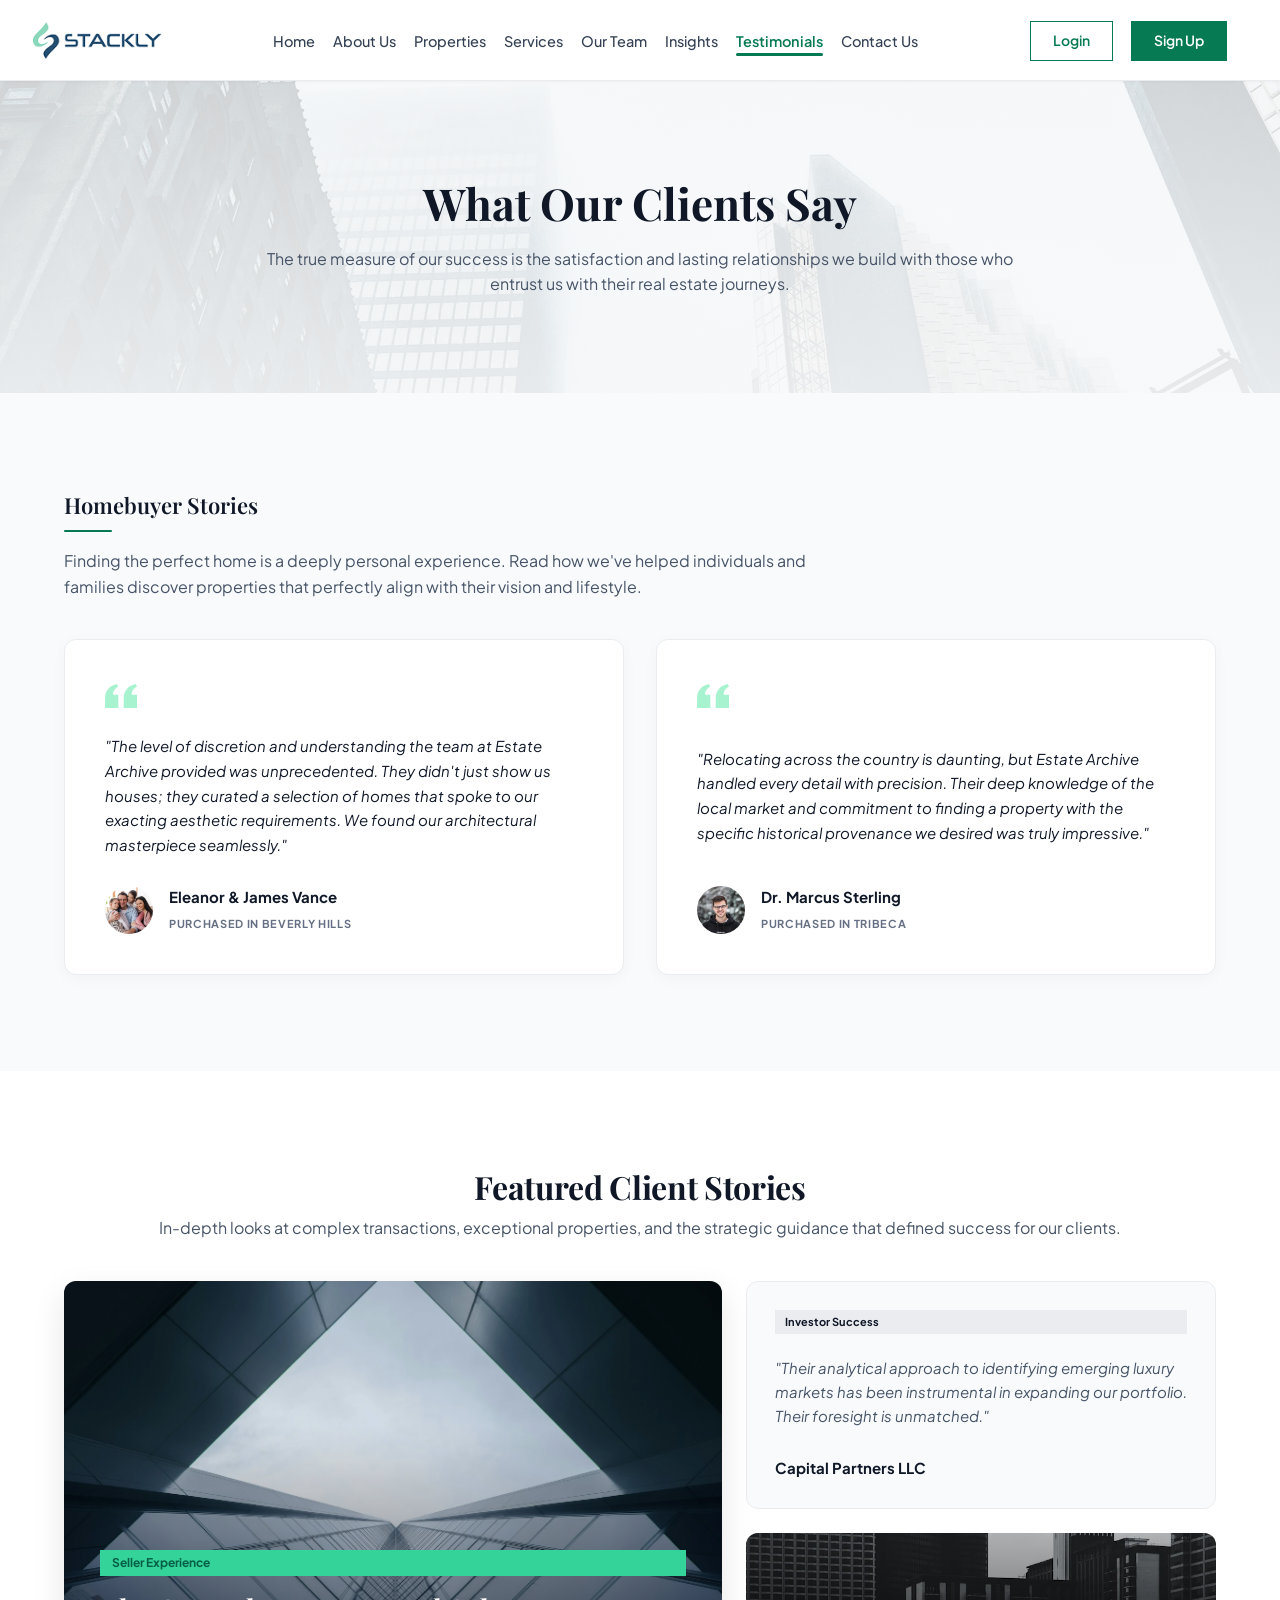
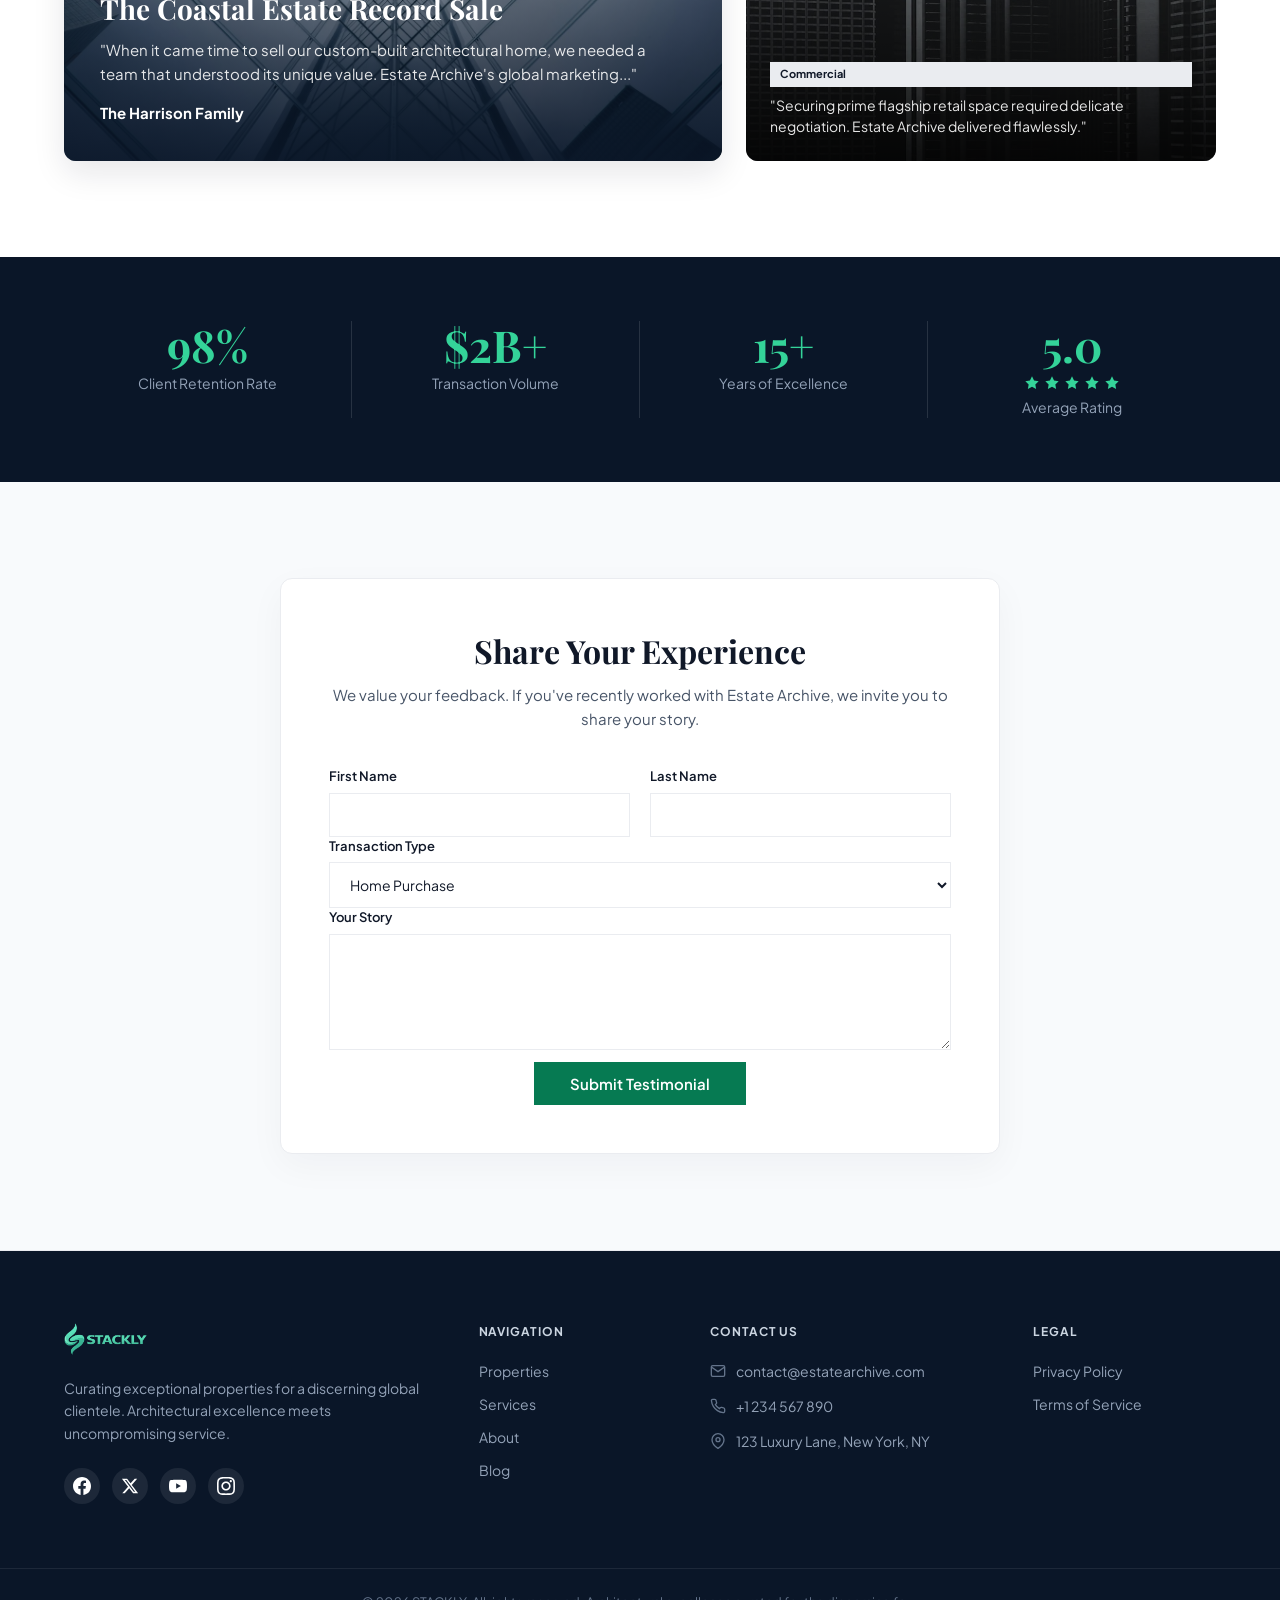
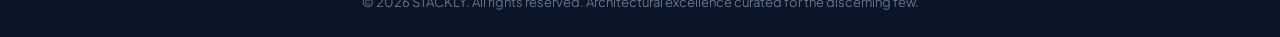
<file: testimonials.html>
<!DOCTYPE html>
<html lang="en">
<head>
  <meta charset="UTF-8">
  <meta name="viewport" content="width=device-width, initial-scale=1.0">
  <title>Testimonials | STACKLY - Client Success Stories</title>
  <!-- Google Fonts: Playfair Display for serif headings, Plus Jakarta Sans for clean typography -->
  <link rel="preconnect" href="https://fonts.googleapis.com">
  <link rel="preconnect" href="https://fonts.gstatic.com" crossorigin>
  <link href="https://fonts.googleapis.com/css2?family=Playfair+Display:ital,wght@0,400;0,600;0,700;1,400&family=Plus+Jakarta+Sans:wght@400;500;600;700&display=swap" rel="stylesheet">
  <link rel="stylesheet" href="style.css">
</head>
<body>

  <!-- ==========================================
       SITE HEADER (TESTIMONIALS ACTIVE)
       ========================================== -->
  <header class="site-header">
    <div class="header-container">
      <a href="index.html" class="logo-link">
        <img src="Home.img/logo_stackly_dark.webp" alt="STACKLY Logo" class="site-logo">
      </a>

      <nav class="main-nav">
        <ul class="nav-list">
          <li><a href="index.html" class="nav-link">Home</a></li>
          <li><a href="about.html" class="nav-link">About Us</a></li>
          <li><a href="properties.html" class="nav-link">Properties</a></li>
          <li><a href="services.html" class="nav-link">Services</a></li>
          <li><a href="our-team.html" class="nav-link">Our Team</a></li>
          <li><a href="insights.html" class="nav-link">Insights</a></li>
          <li><a href="testimonials.html" class="nav-link active">Testimonials</a></li>
          <li><a href="contact.html" class="nav-link">Contact Us</a></li>
        </ul>
      </nav>

      <div class="header-actions">
        <a href="login.html" class="btn btn-outline">Login</a>
        <a href="signup.html" class="btn btn-solid">Sign Up</a>
      </div>
    </div>
  </header>

  <main>
    <!-- ==========================================
         SECTION 1: HERO BANNER (FOGGY SKYSCRAPERS)
         ========================================== -->
    <section class="testimonials-hero-section">
      <div class="testimonials-hero-overlay"></div>
      <div class="container text-center relative-z">
        <h1 class="testimonials-main-title">What Our Clients Say</h1>
        <p class="testimonials-hero-subtitle">
          The true measure of our success is the satisfaction and lasting relationships we build with those who entrust us with their real estate journeys.
        </p>
      </div>
    </section>

    <!-- ==========================================
         SECTION 2: HOMEBUYER STORIES
         ========================================== -->
    <section class="homebuyer-stories-section bg-light">
      <div class="container">
        <div class="col-header">
          <h2 class="col-title">Homebuyer Stories</h2>
          <span class="col-underline"></span>
          <p class="section-subtitle" style="margin-top: 16px; max-width: 760px;">
            Finding the perfect home is a deeply personal experience. Read how we've helped individuals and families discover properties that perfectly align with their vision and lifestyle.
          </p>
        </div>

        <div class="homebuyer-stories-grid">
          <!-- Story 1 -->
          <div class="homebuyer-card">
            <div class="quote-mark-badge">
              <svg width="32" height="32" viewBox="0 0 24 24" fill="#A7F3D0"><path d="M14.017 21v-7.391c0-5.704 3.731-9.57 8.983-10.609l.995 2.151c-2.432.917-3.995 3.638-3.995 5.849h4v10h-9.983zm-14.017 0v-7.391c0-5.704 3.748-9.57 9-10.609l.996 2.151c-2.433.917-3.996 3.638-3.996 5.849h3.983v10h-9.983z"/></svg>
            </div>
            <p class="homebuyer-quote">
              "The level of discretion and understanding the team at Estate Archive provided was unprecedented. They didn't just show us houses; they curated a selection of homes that spoke to our exacting aesthetic requirements. We found our architectural masterpiece seamlessly."
            </p>
            <div class="homebuyer-author-row">
              <img src="Testimonals.img/section2_story_avatar_eleanor_and_james_vance.webp" alt="Eleanor & James Vance" class="homebuyer-avatar">
              <div class="homebuyer-meta">
                <h4 class="homebuyer-name">Eleanor &amp; James Vance</h4>
                <span class="homebuyer-location">PURCHASED IN BEVERLY HILLS</span>
              </div>
            </div>
          </div>

          <!-- Story 2 -->
          <div class="homebuyer-card">
            <div class="quote-mark-badge">
              <svg width="32" height="32" viewBox="0 0 24 24" fill="#A7F3D0"><path d="M14.017 21v-7.391c0-5.704 3.731-9.57 8.983-10.609l.995 2.151c-2.432.917-3.995 3.638-3.995 5.849h4v10h-9.983zm-14.017 0v-7.391c0-5.704 3.748-9.57 9-10.609l.996 2.151c-2.433.917-3.996 3.638-3.996 5.849h3.983v10h-9.983z"/></svg>
            </div>
            <p class="homebuyer-quote">
              "Relocating across the country is daunting, but Estate Archive handled every detail with precision. Their deep knowledge of the local market and commitment to finding a property with the specific historical provenance we desired was truly impressive."
            </p>
            <div class="homebuyer-author-row">
              <img src="Testimonals.img/section2_story_avatar_dr_marcus_sterling.webp" alt="Dr. Marcus Sterling" class="homebuyer-avatar">
              <div class="homebuyer-meta">
                <h4 class="homebuyer-name">Dr. Marcus Sterling</h4>
                <span class="homebuyer-location">PURCHASED IN TRIBECA</span>
              </div>
            </div>
          </div>
        </div>
      </div>
    </section>

    <!-- ==========================================
         SECTION 3: FEATURED CLIENT STORIES
         ========================================== -->
    <section class="featured-client-stories-section">
      <div class="container">
        <div class="section-header center">
          <h2 class="section-title">Featured Client Stories</h2>
          <p class="section-subtitle">
            In-depth looks at complex transactions, exceptional properties, and the strategic guidance that defined success for our clients.
          </p>
        </div>

        <div class="featured-stories-grid">
          <!-- Left Large Story Card -->
          <div class="main-story-card">
            <img src="Testimonals.img/section3_featured_story_coastal_estate.webp" alt="Coastal Estate Record Sale" class="main-story-img">
            <div class="main-story-overlay">
              <span class="badge-green">Seller Experience</span>
              <h3 class="main-story-title">The Coastal Estate Record Sale</h3>
              <p class="main-story-quote">
                "When it came time to sell our custom-built architectural home, we needed a team that understood its unique value. Estate Archive's global marketing..."
              </p>
              <span class="main-story-author">The Harrison Family</span>
            </div>
          </div>

          <!-- Right Stacked Stories -->
          <div class="secondary-stories-col">
            <!-- Story Card 1 (Light BG) -->
            <div class="story-card-light">
              <span class="badge-gray">Investor Success</span>
              <p class="story-quote">
                "Their analytical approach to identifying emerging luxury markets has been instrumental in expanding our portfolio. Their foresight is unmatched."
              </p>
              <h4 class="story-author-dark">Capital Partners LLC</h4>
            </div>

            <!-- Story Card 2 (Image BG) -->
            <div class="story-card-dark-img">
              <img src="Testimonals.img/section3_featured_story_commercial_expansion.webp" alt="Commercial Retail Space" class="story-card-img">
              <div class="story-card-overlay">
                <span class="badge-gray">Commercial</span>
                <p class="story-quote-white">
                  "Securing prime flagship retail space required delicate negotiation. Estate Archive delivered flawlessly."
                </p>
              </div>
            </div>
          </div>
        </div>
      </div>
    </section>

    <!-- ==========================================
         SECTION 4: TRUST METRICS STATS BAR (DARK NAVY)
         ========================================== -->
    <section class="testimonials-stats-bar">
      <div class="container">
        <div class="stats-bar-grid">

          <!-- Stat Item 1 -->
          <div class="stat-bar-item">
            <h2 class="stat-bar-number">98%</h2>
            <p class="stat-bar-label">Client Retention Rate</p>
          </div>

          <!-- Stat Item 2 -->
          <div class="stat-bar-item">
            <h2 class="stat-bar-number">$2B+</h2>
            <p class="stat-bar-label">Transaction Volume</p>
          </div>

          <!-- Stat Item 3 -->
          <div class="stat-bar-item">
            <h2 class="stat-bar-number">15+</h2>
            <p class="stat-bar-label">Years of Excellence</p>
          </div>

          <!-- Stat Item 4 -->
          <div class="stat-bar-item">
            <h2 class="stat-bar-number flex-center-gap">
              <span>5.0</span>
            </h2>
            <div class="star-rating-row">
              <svg width="16" height="16" fill="#34D399" viewBox="0 0 24 24"><polygon points="12 2 15.09 8.26 22 9.27 17 14.14 18.18 21.02 12 17.77 5.82 21.02 7 14.14 2 9.27 8.91 8.26 12 2"/></svg>
              <svg width="16" height="16" fill="#34D399" viewBox="0 0 24 24"><polygon points="12 2 15.09 8.26 22 9.27 17 14.14 18.18 21.02 12 17.77 5.82 21.02 7 14.14 2 9.27 8.91 8.26 12 2"/></svg>
              <svg width="16" height="16" fill="#34D399" viewBox="0 0 24 24"><polygon points="12 2 15.09 8.26 22 9.27 17 14.14 18.18 21.02 12 17.77 5.82 21.02 7 14.14 2 9.27 8.91 8.26 12 2"/></svg>
              <svg width="16" height="16" fill="#34D399" viewBox="0 0 24 24"><polygon points="12 2 15.09 8.26 22 9.27 17 14.14 18.18 21.02 12 17.77 5.82 21.02 7 14.14 2 9.27 8.91 8.26 12 2"/></svg>
              <svg width="16" height="16" fill="#34D399" viewBox="0 0 24 24"><polygon points="12 2 15.09 8.26 22 9.27 17 14.14 18.18 21.02 12 17.77 5.82 21.02 7 14.14 2 9.27 8.91 8.26 12 2"/></svg>
            </div>
            <p class="stat-bar-label">Average Rating</p>
          </div>

        </div>
      </div>
    </section>

    <!-- ==========================================
         SECTION 5: SHARE YOUR EXPERIENCE FORM
         ========================================== -->
    <section class="share-experience-section">
      <div class="container">
        <div class="share-experience-card">
          <h2 class="share-title">Share Your Experience</h2>
          <p class="share-subtitle">
            We value your feedback. If you've recently worked with Estate Archive, we invite you to share your story.
          </p>

          <form class="experience-form">
            <div class="form-row two-col">
              <div class="form-group">
                <label class="form-label">First Name</label>
                <input type="text" class="form-input" placeholder="">
              </div>
              <div class="form-group">
                <label class="form-label">Last Name</label>
                <input type="text" class="form-input" placeholder="">
              </div>
            </div>

            <div class="form-group">
              <label class="form-label">Transaction Type</label>
              <select class="form-select">
                <option value="Home Purchase" selected>Home Purchase</option>
                <option value="Home Sale">Home Sale</option>
                <option value="Commercial Lease">Commercial Lease</option>
                <option value="Investment">Investment</option>
              </select>
            </div>

            <div class="form-group">
              <label class="form-label">Your Story</label>
              <textarea class="form-textarea" rows="5" placeholder=""></textarea>
            </div>

            <div class="form-submit-row">
              <button type="submit" class="btn-submit-testimonial">Submit Testimonial</button>
            </div>
          </form>
        </div>
      </div>
    </section>
  </main>

  <!-- ==========================================
       MASTER SITE FOOTER
       ========================================== -->
  <footer class="site-footer">
    <div class="container">
      <div class="footer-grid">
        <div class="footer-brand-col">
          <a href="index.html" class="footer-logo-link">
            <img src="Home.img/logo_stackly_teal.webp" alt="STACKLY Logo" class="footer-logo">
          </a>
          <p class="footer-brand-desc">
            Curating exceptional properties for a discerning global clientele. Architectural excellence meets uncompromising service.
          </p>
          <div class="footer-socials">
            <a href="https://facebook.com" target="_blank" rel="noopener" class="social-icon" aria-label="Facebook">
              <svg width="18" height="18" fill="currentColor" viewBox="0 0 24 24"><path d="M24 12.073c0-6.627-5.373-12-12-12s-12 5.373-12 12c0 5.99 4.388 10.954 10.125 11.854v-8.385H7.078v-3.47h3.047V9.43c0-3.007 1.792-4.669 4.533-4.669 1.312 0 2.686.235 2.686.235v2.953H15.83c-1.491 0-1.956.925-1.956 1.874v2.25h3.328l-.532 3.47h-2.796v8.385C20.612 23.027 24 18.062 24 12.073z"/></svg>
            </a>
            <a href="https://x.com" target="_blank" rel="noopener" class="social-icon" aria-label="X (Twitter)">
              <svg width="18" height="18" fill="currentColor" viewBox="0 0 24 24"><path d="M18.244 2.25h3.308l-7.227 8.26 8.502 11.24H16.17l-5.214-6.817L4.99 21.75H1.68l7.73-8.835L1.254 2.25H8.08l4.713 6.231zm-1.161 17.52h1.833L7.084 4.126H5.117z"/></svg>
            </a>
            <a href="https://youtube.com" target="_blank" rel="noopener" class="social-icon" aria-label="YouTube">
              <svg width="18" height="18" fill="currentColor" viewBox="0 0 24 24"><path d="M23.498 6.186a3.016 3.016 0 0 0-2.122-2.136C19.505 3.545 12 3.545 12 3.545s-7.505 0-9.377.505A3.017 3.017 0 0 0 .502 6.186C0 8.07 0 12 0 12s0 3.93.502 5.814a3.016 3.016 0 0 0 2.122 2.136c1.871.505 9.376.505 9.376.505s7.505 0 9.377-.505a3.015 3.015 0 0 0 2.122-2.136C24 15.93 24 12 24 12s0-3.93-.502-5.814zM9.545 15.568V8.432L15.818 12l-6.273 3.568z"/></svg>
            </a>
            <a href="https://instagram.com" target="_blank" rel="noopener" class="social-icon" aria-label="Instagram">
              <svg width="18" height="18" fill="currentColor" viewBox="0 0 24 24"><path d="M12 2.163c3.204 0 3.584.012 4.85.07 3.252.148 4.771 1.691 4.919 4.919.058 1.265.069 1.645.069 4.849 0 3.205-.012 3.584-.069 4.849-.149 3.225-1.664 4.771-4.919 4.919-1.266.058-1.644.07-4.85.07-3.204 0-3.584-.012-4.849-.07-3.26-.149-4.771-1.699-4.919-4.92-.058-1.265-.07-1.644-.07-4.849 0-3.204.013-3.583.07-4.849.149-3.227 1.664-4.771 4.919-4.919 1.266-.057 1.645-.069 4.849-.069zm0-2.163c-3.259 0-3.667.014-4.947.072-4.358.2-6.78 2.618-6.98 6.98-.059 1.281-.073 1.689-.073 4.948 0 3.259.014 3.668.072 4.948.2 4.358 2.618 6.78 6.98 6.98 1.281.058 1.689.072 4.948.072 3.259 0 3.668-.014 4.948-.072 4.354-.2 6.782-2.618 6.979-6.98.059-1.28.073-1.689.073-4.948 0-3.259-.014-3.667-.072-4.947-.196-4.354-2.617-6.78-6.979-6.98-1.281-.059-1.69-.073-4.949-.073zm0 5.838c-3.403 0-6.162 2.759-6.162 6.162s2.759 6.163 6.162 6.163 6.162-2.759 6.162-6.163c0-3.403-2.759-6.162-6.162-6.162zm0 10.162c-2.209 0-4-1.79-4-4 0-2.209 1.791-4 4-4s4 1.791 4 4c0 2.21-1.791 4-4 4zm6.406-11.845c-.796 0-1.441.645-1.441 1.44s.645 1.44 1.441 1.44c.795 0 1.439-.645 1.439-1.44s-.644-1.44-1.439-1.44z"/></svg>
            </a>
          </div>
        </div>

        <div class="footer-nav-col">
          <h4 class="footer-heading">Navigation</h4>
          <ul class="footer-link-list">
            <li><a href="properties.html">Properties</a></li>
            <li><a href="services.html">Services</a></li>
            <li><a href="about.html">About</a></li>
            <li><a href="insights.html">Blog</a></li>
          </ul>
        </div>

        <div class="footer-contact-col">
          <h4 class="footer-heading">CONTACT US</h4>
          <ul class="footer-contact-list">
            <li>
              <svg class="contact-icon" width="16" height="16" viewBox="0 0 24 24" fill="none" stroke="currentColor" stroke-width="2"><path d="M4 4h16c1.1 0 2 .9 2 2v12c0 1.1-.9 2-2 2H4c-1.1 0-2-.9-2-2V6c0-1.1.9-2 2-2z"/><polyline points="22,6 12,13 2,6"/></svg>
              <span>contact@estatearchive.com</span>
            </li>
            <li>
              <svg class="contact-icon" width="16" height="16" viewBox="0 0 24 24" fill="none" stroke="currentColor" stroke-width="2"><path d="M22 16.92v3a2 2 0 0 1-2.18 2 19.79 19.79 0 0 1-8.63-3.07 19.5 19.5 0 0 1-6-6 19.79 19.79 0 0 1-3.07-8.67A2 2 0 0 1 4.11 2h3a2 2 0 0 1 2 1.72 12.84 12.84 0 0 0 .7 2.81 2 2 0 0 1-.45 2.11L8.09 9.91a16 16 0 0 0 6 6l1.27-1.27a2 2 0 0 1 2.11-.45 12.84 12.84 0 0 0 2.81.7A2 2 0 0 1 22 16.92z"/></svg>
              <span>+1 234 567 890</span>
            </li>
            <li>
              <svg class="contact-icon" width="16" height="16" viewBox="0 0 24 24" fill="none" stroke="currentColor" stroke-width="2"><path d="M21 10c0 7-9 13-9 13s-9-6-9-13a9 9 0 0 1 18 0z"/><circle cx="12" cy="10" r="3"/></svg>
              <span>123 Luxury Lane, New York, NY</span>
            </li>
          </ul>
        </div>

        <div class="footer-legal-col">
          <h4 class="footer-heading">Legal</h4>
          <ul class="footer-link-list">
            <li><a href="404.html">Privacy Policy</a></li>
            <li><a href="404.html">Terms of Service</a></li>
          </ul>
        </div>
      </div>
    </div>

    <div class="footer-bottom-bar">
      <p>&copy; 2026 STACKLY. All rights reserved. Architectural excellence curated for the discerning few.</p>
    </div>
  </footer>

  <script src="script.js"></script>
</body>
</html>
</file>
<file: style.css>
/* ==========================================================================
   STACKLY / Estate Archive - Pixel Perfect CSS Stylesheet
   ========================================================================== */

:root {
  --color-primary: #067A52;
  --color-primary-hover: #046241;
  --color-primary-light: #E6F4ED;
  --color-mint: #34D399;
  --color-text-dark: #101828;
  --color-text-body: #475467;
  --color-text-muted: #667085;
  --color-border: #EAECF0;
  --color-white: #FFFFFF;
  --color-bg-dark: #0A1628;
  --color-bg-light: #F8FAFC;
  --color-cta-bg: #DCE8FB;

  --font-serif: 'Playfair Display', Georgia, serif;
  --font-sans: 'Plus Jakarta Sans', -apple-system, BlinkMacSystemFont, 'Segoe UI', Roboto, sans-serif;

  --container-max-width: 1200px;
  --border-radius-sm: 6px;
  --border-radius-md: 8px;
  --border-radius-lg: 12px;
  --transition: all 0.25s cubic-bezier(0.4, 0, 0.2, 1);
}

/* Reset & Baseline */
*, *::before, *::after {
  box-sizing: border-box;
  margin: 0;
  padding: 0;
}

body {
  font-family: var(--font-sans);
  color: var(--color-text-body);
  background-color: var(--color-white);
  line-height: 1.5;
  -webkit-font-smoothing: antialiased;
  -moz-osx-font-smoothing: grayscale;
}

img {
  max-width: 100%;
  height: auto;
  display: block;
}

a {
  text-decoration: none;
  color: inherit;
}

ul {
  list-style: none;
}

button {
  font-family: inherit;
  cursor: pointer;
  border: none;
  background: none;
}

.container {
  width: 100%;
  max-width: var(--container-max-width);
  margin: 0 auto;
  padding: 0 24px;
}

.text-center {
  text-align: center;
}

.bg-light {
  background-color: var(--color-bg-light);
}

.relative-z {
  position: relative;
  z-index: 10;
}

.flex-between {
  display: flex;
  align-items: center;
  justify-content: space-between;
}

.flex-center-gap {
  display: flex;
  align-items: center;
  justify-content: center;
  gap: 8px;
}

/* Typography Helpers */
.section-title {
  font-family: var(--font-serif);
  font-size: 32px;
  font-weight: 700;
  color: var(--color-text-dark);
  line-height: 1.25;
  letter-spacing: -0.01em;
  margin-bottom: 8px;
}

.section-subtitle,
.section-description {
  font-size: 16px;
  color: var(--color-text-body);
  line-height: 1.6;
}

.section-header {
  margin-bottom: 40px;
}

.section-header.center {
  text-align: center;
}

.subheading-green {
  display: inline-block;
  font-size: 13px;
  font-weight: 600;
  color: var(--color-primary);
  letter-spacing: 0.04em;
  margin-bottom: 8px;
}

.subheading-green-uppercase {
  display: inline-block;
  font-size: 12px;
  font-weight: 700;
  color: var(--color-primary);
  letter-spacing: 0.1em;
  text-transform: uppercase;
  margin-bottom: 12px;
}

.subheading-dark {
  display: inline-block;
  font-family: var(--font-serif);
  font-size: 20px;
  font-weight: 600;
  color: var(--color-text-dark);
  margin-bottom: 8px;
}

/* Button Component - Sharp 0-radius per design screenshots */
button,
.btn,
.btn-outline,
.btn-solid,
.btn-search,
.btn-cta-primary,
.btn-cta-secondary,
.btn-error-search,
.btn-back-home,
.btn-contact-agent,
.btn-auth-submit,
.btn-social-outline,
.btn-call-now,
.btn-chat-agent,
.btn-submit-inquiry,
.btn-request-visit,
.btn-view-calendar,
.btn-request-callback,
.btn-submit-testimonial,
.btn-search-properties,
.btn-submit-enquiry,
.search-box,
.search-input-wrapper,
.search-input,
.property-card,
.property-image-wrapper,
.property-img,
.category-card,
.category-img,
.project-card,
.project-img-wrapper,
.project-img,
.location-card,
.location-img,
.leader-card,
.leader-img-wrapper,
.leader-img,
.advisor-card,
.advisor-img-wrapper,
.advisor-img,
.expert-card,
.expert-img,
.service-card,
.service-img-wrapper,
.service-img,
.trend-card,
.trend-img-wrapper,
.trend-img,
.news-horizontal-card,
.news-img-wrapper,
.news-img,
.newly-card,
.newly-img-wrapper,
.newly-img,
.luxury-card,
.luxury-img,
.why-choose-img,
.our-story-img,
.badge,
.badge-green,
.badge-gray,
.badge-mint,
.filter-input,
.filter-select,
.form-select,
.form-input,
.form-textarea,
.auth-input,
.quick-request-box input,
.quick-request-box button {
  border-radius: 0 !important;
}

.btn {
  display: inline-flex;
  align-items: center;
  justify-content: center;
  font-size: 14px;
  font-weight: 600;
  padding: 10px 22px;
  border-radius: 0;
  transition: var(--transition);
  white-space: nowrap;
}

.btn-outline {
  border: 1.5px solid var(--color-primary);
  color: var(--color-primary);
  background-color: transparent;
  padding: 8px 22px;
  border-radius: 0;
}

.btn-outline:hover {
  background-color: var(--color-primary-light);
}

.btn-solid {
  background-color: var(--color-primary);
  color: var(--color-white);
  border: 1.5px solid var(--color-primary);
  padding: 8px 22px;
  border-radius: 0;
}

.btn-solid:hover {
  background-color: var(--color-primary-hover);
  border-color: var(--color-primary-hover);
}

/* Badges */
.badge-green {
  background-color: var(--color-primary);
  color: var(--color-white);
  font-size: 12px;
  font-weight: 700;
  padding: 4px 12px;
  border-radius: 0;
  display: inline-block;
}

.badge-gray {
  background-color: #EAECF0;
  color: var(--color-text-dark);
  font-size: 11px;
  font-weight: 700;
  padding: 4px 10px;
  border-radius: 0;
  display: inline-block;
}

/* ==========================================================================
   HEADER
   ========================================================================== */
.site-header {
  position: sticky;
  top: 0;
  z-index: 1000;
  background-color: var(--color-white);
  border-bottom: 1px solid var(--color-border);
  box-shadow: 0 1px 3px rgba(16, 24, 40, 0.04);
  height: 81px;
  opacity: 1;
}

.header-container {
  max-width: 1280px;
  height: 81px;
  margin: 0 auto;
  padding: 0 32px;
  display: flex;
  align-items: center;
  justify-content: space-between;
  box-sizing: border-box;
}

.logo-link {
  display: flex;
  align-items: center;
}

.site-logo {
  width: 130px;
  height: 37.6315803527832px;
  object-fit: contain;
  opacity: 1;
}

.nav-list {
  display: flex;
  align-items: center;
  gap: 18px;
  height: 24px;
  width: 705.739990234375px;
  max-width: 705.74px;
  justify-content: center;
  opacity: 1;
}

.nav-link {
  font-size: 14.5px;
  font-weight: 500;
  color: #344054;
  padding: 2px 0;
  position: relative;
  transition: var(--transition);
  white-space: nowrap;
}

.nav-link:hover {
  color: var(--color-primary);
}

.nav-link.active {
  color: var(--color-primary);
  font-weight: 600;
}

.nav-link.active::after {
  content: '';
  position: absolute;
  bottom: -4px;
  left: 0;
  right: 0;
  height: 2.5px;
  background-color: var(--color-primary);
  border-radius: 2px;
}

.header-actions {
  display: flex;
  align-items: center;
  gap: 18px;
  width: 218px;
  height: 40px;
  flex-shrink: 0;
  opacity: 1;
}

.header-actions .btn {
  height: 40px;
  box-sizing: border-box;
}

.btn-outline {
  border: 1.5px solid var(--color-primary);
  color: var(--color-primary);
  background-color: transparent;
  padding: 8px 22px;
  border-radius: 4px;
}

.btn-outline:hover {
  background-color: var(--color-primary-light);
}

.btn-solid {
  background-color: var(--color-primary);
  color: var(--color-white);
  border: 1.5px solid var(--color-primary);
  padding: 8px 22px;
  border-radius: 4px;
}

/* ==========================================================================
   404 ERROR PAGE — PIXEL PERFECT
   ========================================================================== */
.error-404-body {
  margin: 0;
  padding: 0;
  background-color: #FFFFFF;
}

.error-404-wrapper {
  position: relative;
  min-height: 100vh;
  display: flex;
  align-items: center;
  justify-content: center;
  padding: 64px 24px;
  /* Use the correct interior living room image from 404.img */
  background-image: url('404.img/section1_404_hero_background.webp');
  background-size: cover;
  background-position: center center;
  background-repeat: no-repeat;
}

/* Light warm white overlay — image shows through clearly, no blur */
.error-404-wrapper::before {
  content: '';
  position: absolute;
  inset: 0;
  background: rgba(248, 246, 242, 0.62);
  /* NO backdrop-filter blur — keeps image crisp like reference */
}

.error-404-container {
  position: relative;
  z-index: 10;
  max-width: 680px;
  width: 100%;
  margin: 0 auto;
  text-align: center;
}

/* "404" — green/teal serif italic, like reference */
.error-code {
  font-family: var(--font-serif);
  font-size: 64px;
  font-weight: 400;
  font-style: italic;
  color: #067A52;
  line-height: 1;
  display: block;
  margin-bottom: 16px;
  letter-spacing: -0.01em;
}

/* "Lost in Luxury" — large bold serif black */
.error-title {
  font-family: var(--font-serif);
  font-size: 52px;
  font-weight: 700;
  color: #101828;
  margin: 0 0 18px 0;
  line-height: 1.1;
}

.error-description {
  font-size: 16px;
  color: #475467;
  line-height: 1.65;
  margin: 0 auto 36px auto;
  max-width: 440px;
}

/* Search bar — white, clean, pill-ish */
.error-search-box {
  background-color: #FFFFFF;
  border: 1px solid #D0D5DD;
  border-radius: 8px;
  padding: 8px 8px 8px 16px;
  display: flex;
  align-items: center;
  gap: 10px;
  max-width: 500px;
  margin: 0 auto 28px auto;
  box-shadow: 0 2px 8px rgba(16, 24, 40, 0.06);
}

.search-icon {
  flex-shrink: 0;
  opacity: 0.6;
}

.error-search-input {
  flex: 1;
  border: none;
  outline: none;
  font-size: 14px;
  font-family: var(--font-sans);
  color: #101828;
  background: transparent;
}

.error-search-input::placeholder {
  color: #98A2B3;
}

.btn-error-search {
  background-color: #067A52;
  color: #FFFFFF;
  padding: 10px 22px;
  font-size: 14px;
  font-weight: 600;
  font-family: var(--font-sans);
  border-radius: 6px;
  border: none;
  cursor: pointer;
  transition: background-color 0.2s ease;
  white-space: nowrap;
  flex-shrink: 0;
}

.btn-error-search:hover {
  background-color: #046241;
}

/* Action buttons row */
.error-actions-row {
  display: flex;
  align-items: center;
  justify-content: center;
  gap: 16px;
  margin-bottom: 48px;
  flex-wrap: wrap;
}

.btn-back-home {
  display: inline-flex;
  align-items: center;
  justify-content: center;
  background-color: #067A52;
  color: #FFFFFF;
  padding: 13px 32px;
  font-size: 15px;
  font-weight: 600;
  font-family: var(--font-sans);
  border-radius: 6px;
  text-decoration: none;
  transition: background-color 0.2s ease;
  border: 1.5px solid #067A52;
}

.btn-back-home:hover {
  background-color: #046241;
  border-color: #046241;
}

.btn-contact-agent {
  display: inline-flex;
  align-items: center;
  justify-content: center;
  background-color: transparent;
  color: #101828;
  border: 1.5px solid #101828;
  padding: 13px 32px;
  font-size: 15px;
  font-weight: 600;
  font-family: var(--font-sans);
  border-radius: 6px;
  text-decoration: none;
  transition: all 0.2s ease;
}

.btn-contact-agent:hover {
  background-color: rgba(16, 24, 40, 0.05);
}

/* Divider */
.error-divider {
  height: 1px;
  background-color: rgba(16, 24, 40, 0.12);
  max-width: 500px;
  margin: 0 auto 28px auto;
}

/* Helpful links */
.helpful-links-container {
  text-align: center;
}

.helpful-links-tag {
  font-size: 11px;
  font-weight: 700;
  color: #667085;
  letter-spacing: 0.12em;
  display: block;
  margin-bottom: 16px;
  text-transform: uppercase;
}

.helpful-links-row {
  display: flex;
  align-items: center;
  justify-content: center;
  gap: 36px;
  flex-wrap: wrap;
}

.helpful-link-item {
  display: inline-flex;
  align-items: center;
  gap: 8px;
  font-size: 14px;
  font-weight: 600;
  color: #101828;
  text-decoration: none;
  transition: color 0.2s ease;
}

.helpful-link-item:hover {
  color: #067A52;
}

.helpful-link-item svg {
  flex-shrink: 0;
  opacity: 0.75;
}


/* ==========================================================================
   AUTH PAGES (LOGIN & SIGNUP - SPLIT SCREEN)
   ========================================================================== */
.auth-page-body {
  margin: 0;
  padding: 0;
  background-color: var(--color-white);
  min-height: 100vh;
}

.auth-split-wrapper {
  display: grid;
  grid-template-columns: 1fr 1fr;
  min-height: 100vh;
}

.auth-form-col {
  padding: 64px 48px;
  display: flex;
  align-items: center;
  justify-content: center;
  background-color: var(--color-white);
}

.auth-form-container {
  width: 100%;
  max-width: 440px;
}

.auth-back-link {
  display: inline-flex;
  align-items: center;
  gap: 8px;
  font-size: 14px;
  font-weight: 600;
  color: var(--color-primary);
  margin-bottom: 32px;
  transition: var(--transition);
}

.auth-back-link:hover {
  color: var(--color-primary-hover);
  transform: translateX(-3px);
}

.auth-logo-link {
  display: inline-block;
  margin-bottom: 12px;
}

.auth-logo {
  height: 36px;
  width: auto;
}

.auth-subtitle {
  font-size: 15px;
  color: var(--color-text-body);
  margin-bottom: 32px;
}

.auth-card {
  background-color: var(--color-white);
  border: 1px solid var(--color-border);
  border-radius: var(--border-radius-lg);
  padding: 32px;
  box-shadow: 0 4px 20px rgba(16, 24, 40, 0.04);
  margin-bottom: 24px;
}

.auth-form {
  display: flex;
  flex-direction: column;
  gap: 20px;
}

.auth-input {
  width: 100%;
  height: 46px;
  padding: 0 16px;
  font-size: 14px;
  color: var(--color-text-dark);
  background-color: var(--color-white);
  border: 1px solid var(--color-border);
  border-radius: var(--border-radius-sm);
  outline: none;
  transition: var(--transition);
}

.auth-input:focus {
  border-color: var(--color-primary);
  box-shadow: 0 0 0 3px rgba(6, 122, 82, 0.12);
}

.password-input-wrapper {
  position: relative;
  width: 100%;
}

.eye-toggle-btn {
  position: absolute;
  right: 14px;
  top: 50%;
  transform: translateY(-50%);
  color: var(--color-text-muted);
}

.auth-options-row {
  display: flex;
  align-items: center;
  justify-content: space-between;
  font-size: 13.5px;
}

.remember-me-label {
  display: inline-flex;
  align-items: center;
  gap: 8px;
  color: var(--color-text-body);
  cursor: pointer;
}

.forgot-password-link {
  font-weight: 600;
  color: var(--color-primary);
}

.btn-auth-submit {
  background-color: var(--color-primary);
  color: var(--color-white);
  height: 48px;
  font-size: 15px;
  font-weight: 600;
  border-radius: var(--border-radius-sm);
  transition: var(--transition);
  width: 100%;
  margin-top: 4px;
}

.btn-auth-submit:hover {
  background-color: var(--color-primary-hover);
}

.social-divider {
  position: relative;
  text-align: center;
  margin: 12px 0;
}

.social-divider::before {
  content: '';
  position: absolute;
  top: 50%;
  left: 0;
  right: 0;
  height: 1px;
  background-color: var(--color-border);
}

.social-divider span {
  position: relative;
  background-color: var(--color-white);
  padding: 0 12px;
  font-size: 12px;
  color: var(--color-text-muted);
}

.social-buttons-row {
  display: grid;
  grid-template-columns: 1fr 1fr;
  gap: 12px;
}

.btn-social-outline {
  display: flex;
  align-items: center;
  justify-content: center;
  gap: 8px;
  height: 44px;
  font-size: 14px;
  font-weight: 600;
  color: var(--color-text-dark);
  border: 1px solid var(--color-border);
  border-radius: var(--border-radius-sm);
  text-decoration: none !important;
  transition: var(--transition);
}

.btn-social-outline:hover {
  background-color: var(--color-bg-light);
}

.auth-bottom-switch {
  font-size: 14px;
  color: var(--color-text-body);
}

.switch-link {
  font-weight: 600;
  color: var(--color-primary);
}

.auth-hero-col {
  position: relative;
  height: 100%;
  min-height: 100vh;
  overflow: hidden;
}

.auth-hero-img {
  width: 100%;
  height: 100%;
  object-fit: cover;
}

.auth-hero-overlay {
  position: absolute;
  inset: 0;
  background: linear-gradient(180deg, rgba(10, 22, 40, 0.2) 20%, rgba(10, 22, 40, 0.9) 100%);
  display: flex;
  flex-direction: column;
  justify-content: flex-end;
  padding: 64px;
  color: var(--color-white);
}

.auth-hero-title {
  font-family: var(--font-serif);
  font-size: 36px;
  font-weight: 700;
  color: var(--color-white);
  margin-bottom: 12px;
}

.auth-hero-desc {
  font-size: 16px;
  color: rgba(255, 255, 255, 0.85);
  line-height: 1.6;
  max-width: 480px;
}

/* ==========================================================================
   CONTACT US: HERO BANNER
   ========================================================================== */
.contact-hero-section {
  padding: 96px 0 48px 0;
}

.contact-main-title {
  font-family: var(--font-serif);
  font-size: 48px;
  font-weight: 700;
  color: var(--color-text-dark);
  margin-bottom: 16px;
  line-height: 1.15;
}

.contact-hero-subtitle {
  font-size: 16.5px;
  color: var(--color-text-body);
  line-height: 1.65;
  max-width: 760px;
  margin: 0 auto;
}

/* ==========================================================================
   CONTACT US: CONTACT METHODS GRID
   ========================================================================== */
.contact-methods-section {
  padding: 32px 0 80px 0;
}

.contact-methods-grid {
  display: grid;
  grid-template-columns: repeat(3, 1fr);
  gap: 24px;
}

.method-card {
  background-color: var(--color-white);
  border: 1px solid var(--color-border);
  border-radius: var(--border-radius-lg);
  padding: 36px 28px;
  text-align: center;
  box-shadow: 0 4px 16px rgba(16, 24, 40, 0.03);
}

.method-icon-wrapper {
  width: 48px;
  height: 48px;
  border-radius: 50%;
  background-color: var(--color-primary-light);
  display: flex;
  align-items: center;
  justify-content: center;
  margin: 0 auto 16px auto;
}

.method-title {
  font-family: var(--font-serif);
  font-size: 20px;
  font-weight: 600;
  color: var(--color-text-dark);
  margin-bottom: 8px;
}

.method-value {
  font-size: 14px;
  font-weight: 600;
  color: var(--color-primary);
  transition: var(--transition);
}

.method-value:hover {
  color: var(--color-primary-hover);
}

.social-links-row {
  display: flex;
  align-items: center;
  justify-content: center;
  gap: 16px;
}

/* ==========================================================================
   CONTACT US: TALK TO A PROPERTY EXPERT
   ========================================================================== */
.talk-expert-section {
  padding: 96px 0;
  background-color: var(--color-white);
}

.expert-subtitle {
  max-width: 680px;
  margin: 0 auto 36px auto;
}

.expert-actions-row {
  display: flex;
  align-items: center;
  justify-content: center;
  gap: 16px;
}

.btn-call-now {
  display: inline-flex;
  align-items: center;
  gap: 10px;
  background-color: var(--color-primary);
  color: var(--color-white);
  padding: 14px 32px;
  font-size: 15px;
  font-weight: 600;
  border-radius: 0;
  transition: var(--transition);
}

.btn-call-now:hover {
  background-color: var(--color-primary-hover);
}

.btn-chat-agent {
  display: inline-flex;
  align-items: center;
  gap: 10px;
  background-color: transparent;
  color: var(--color-text-dark);
  border: 1.5px solid var(--color-text-dark);
  padding: 14px 32px;
  font-size: 15px;
  font-weight: 600;
  border-radius: 0;
  transition: var(--transition);
}

.btn-chat-agent:hover {
  background-color: var(--color-bg-light);
}

/* ==========================================================================
   CONTACT US: SEND US AN ENQUIRY
   ========================================================================== */
.send-enquiry-section {
  padding: 96px 0;
  background-color: var(--color-bg-light);
}

.send-enquiry-card {
  max-width: 760px;
  margin: 0 auto;
  background-color: var(--color-white);
  border: 1px solid var(--color-border);
  border-radius: 0;
  padding: 48px;
  box-shadow: 0 12px 36px rgba(16, 24, 40, 0.04);
}

.enquiry-card-heading {
  font-family: var(--font-serif);
  font-size: 32px;
  font-weight: 700;
  color: var(--color-text-dark);
  margin-bottom: 36px;
}

.form-label-uppercase {
  font-size: 11px;
  font-weight: 700;
  color: var(--color-text-muted);
  letter-spacing: 0.08em;
  margin-bottom: 6px;
  display: block;
}

.form-submit-left {
  margin-top: 12px;
  text-align: left;
}

.btn-submit-inquiry {
  background-color: var(--color-primary);
  color: var(--color-white);
  padding: 12px 32px;
  font-size: 15px;
  font-weight: 600;
  border-radius: 0;
  transition: var(--transition);
}

.btn-submit-inquiry:hover {
  background-color: var(--color-primary-hover);
}

/* ==========================================================================
   CONTACT US: SCHEDULE A PROPERTY VISIT
   ========================================================================== */
.schedule-visit-section {
  padding: 96px 0;
  background-color: var(--color-white);
}

.schedule-visit-container {
  display: grid;
  grid-template-columns: 1fr 1.2fr;
  gap: 64px;
  align-items: center;
}

.visit-title {
  font-family: var(--font-serif);
  font-size: 36px;
  font-weight: 700;
  color: var(--color-text-dark);
  margin-bottom: 12px;
  line-height: 1.2;
}

.visit-subtitle {
  font-size: 15px;
  color: var(--color-text-body);
  line-height: 1.6;
}

.visit-form-card {
  background-color: var(--color-bg-light);
  border: 1px solid var(--color-border);
  border-radius: 0;
  padding: 40px;
}

.visit-form {
  display: flex;
  flex-direction: column;
  gap: 20px;
}

.btn-request-visit {
  background-color: var(--color-primary);
  color: var(--color-white);
  padding: 14px 28px;
  font-size: 15px;
  font-weight: 600;
  border-radius: 0;
  transition: var(--transition);
  width: 100%;
}

.btn-request-visit:hover {
  background-color: var(--color-primary-hover);
}

/* ==========================================================================
   CONTACT US: FIND OUR OFFICE (MAP SECTION)
   ========================================================================== */
.find-office-section {
  position: relative;
}

.map-container-wrapper {
  position: relative;
  width: 100%;
  height: 520px;
}

.office-info-card {
  position: absolute;
  top: 48px;
  left: 48px;
  background-color: var(--color-white);
  border: 1px solid var(--color-border);
  border-radius: 0;
  padding: 36px;
  width: 380px;
  box-shadow: 0 12px 32px rgba(16, 24, 40, 0.1);
  z-index: 10;
}

.office-card-title {
  font-family: var(--font-serif);
  font-size: 24px;
  font-weight: 700;
  color: var(--color-text-dark);
  margin-bottom: 10px;
}

.office-address {
  font-size: 14px;
  color: var(--color-text-body);
  line-height: 1.55;
  margin-bottom: 24px;
}

.office-label-tag {
  display: block;
  font-size: 11px;
  font-weight: 700;
  color: var(--color-text-muted);
  letter-spacing: 0.08em;
  margin-bottom: 12px;
}

.presence-list {
  display: flex;
  flex-direction: column;
  gap: 12px;
}

.presence-list li {
  display: flex;
  align-items: center;
  gap: 10px;
  font-size: 14px;
  font-weight: 600;
  color: var(--color-text-dark);
}

/* ==========================================================================
   CONTACT US: BOOK A CONSULTATION
   ========================================================================== */
.book-consultation-section {
  padding: 96px 0;
}

.consultation-subtitle {
  max-width: 680px;
  margin: 0 auto 40px auto;
}

.consultation-booking-card {
  max-width: 360px;
  margin: 0 auto;
  background-color: var(--color-white);
  border: 1px solid var(--color-border);
  border-radius: 0;
  padding: 36px;
  box-shadow: 0 4px 16px rgba(16, 24, 40, 0.03);
}

.booking-slot-text {
  font-size: 14px;
  color: var(--color-text-body);
  margin-bottom: 20px;
}

.btn-view-calendar {
  display: inline-block;
  background-color: var(--color-primary);
  color: var(--color-white);
  padding: 12px 28px;
  font-size: 14px;
  font-weight: 600;
  border-radius: 0;
  transition: var(--transition);
  width: 100%;
}

.btn-view-calendar:hover {
  background-color: var(--color-primary-hover);
}

/* ==========================================================================
   CONTACT US: QUICK PROPERTY REQUEST (DARK NAVY)
   ========================================================================== */
.quick-request-section {
  background-color: var(--color-bg-dark);
  color: var(--color-white);
  padding: 96px 24px;
}

.quick-request-title {
  font-family: var(--font-serif);
  font-size: 36px;
  font-weight: 700;
  color: var(--color-white);
  margin-bottom: 12px;
}

.quick-request-subtitle {
  font-size: 15px;
  color: #94A3B8;
  max-width: 600px;
  margin: 0 auto 36px auto;
  line-height: 1.6;
}

.quick-request-box {
  max-width: 440px;
  margin: 0 auto;
  display: flex;
  flex-direction: column;
  gap: 16px;
}

.quick-input {
  width: 100%;
  height: 48px;
  padding: 0 16px;
  font-size: 14px;
  border-radius: var(--border-radius-sm);
  border: 1px solid var(--color-border);
  outline: none;
}

.btn-request-callback {
  background-color: var(--color-primary);
  color: var(--color-white);
  height: 48px;
  font-size: 15px;
  font-weight: 600;
  border-radius: var(--border-radius-sm);
  transition: var(--transition);
  width: 100%;
}

.btn-request-callback:hover {
  background-color: var(--color-primary-hover);
}

/* ==========================================================================
   CONTACT US: FAQ
   ========================================================================== */
.contact-faq-section {
  padding: 96px 0;
}

.contact-faq-list {
  max-width: 800px;
  margin: 0 auto;
  display: flex;
  flex-direction: column;
  gap: 20px;
}

.contact-faq-card {
  background-color: var(--color-white);
  border: 1px solid var(--color-border);
  border-radius: var(--border-radius-md);
  padding: 28px;
}

.contact-faq-q {
  font-family: var(--font-serif);
  font-size: 20px;
  font-weight: 600;
  color: var(--color-text-dark);
  margin-bottom: 10px;
}

.contact-faq-a {
  font-size: 14px;
  color: var(--color-text-body);
  line-height: 1.6;
}

/* ==========================================================================
   TESTIMONIALS PAGE: HERO BANNER (FOGGY SKYSCRAPERS)
   ========================================================================== */
.testimonials-hero-section {
  position: relative;
  padding: 96px 24px;
  background-image: url('Testimonals.img/section1_testimonials_hero_skyscrapers_fog.webp');
  background-size: cover;
  background-position: center;
}

.testimonials-hero-overlay {
  position: absolute;
  inset: 0;
  background: linear-gradient(180deg, rgba(248, 250, 252, 0.82) 0%, rgba(248, 250, 252, 0.92) 100%);
}

.testimonials-main-title {
  font-family: var(--font-serif);
  font-size: 44px;
  font-weight: 700;
  color: var(--color-text-dark);
  margin-bottom: 16px;
  line-height: 1.2;
}

.testimonials-hero-subtitle {
  font-size: 16px;
  color: var(--color-text-body);
  line-height: 1.6;
  max-width: 760px;
  margin: 0 auto;
}

/* ==========================================================================
   TESTIMONIALS PAGE: STATS BAR (DARK NAVY)
   ========================================================================== */
.testimonials-stats-bar {
  background-color: var(--color-bg-dark);
  padding: 64px 0;
  color: var(--color-white);
}

.stats-bar-grid {
  display: grid;
  grid-template-columns: repeat(4, 1fr);
  gap: 0;
}

.stat-bar-item {
  text-align: center;
  padding: 0 24px;
  border-right: 1px solid rgba(255, 255, 255, 0.12);
}

.stat-bar-item:last-child {
  border-right: none;
}

.stat-bar-number {
  font-family: var(--font-serif);
  font-size: 44px;
  font-weight: 700;
  color: var(--color-mint);
  margin-bottom: 4px;
  line-height: 1.1;
}

.star-rating-row {
  display: flex;
  align-items: center;
  justify-content: center;
  gap: 4px;
  margin: 6px 0;
}

.stat-bar-label {
  font-size: 14px;
  color: #94A3B8;
}

/* ==========================================================================
   TESTIMONIALS PAGE: HOMEBUYER STORIES
   ========================================================================== */
.homebuyer-stories-section {
  padding: 96px 0;
}

.homebuyer-stories-grid {
  display: grid;
  grid-template-columns: 1fr 1fr;
  gap: 32px;
  margin-top: 40px;
}

.homebuyer-card {
  background-color: var(--color-white);
  border: 1px solid var(--color-border);
  border-radius: var(--border-radius-lg);
  padding: 40px;
  display: flex;
  flex-direction: column;
  justify-content: space-between;
  box-shadow: 0 4px 16px rgba(16, 24, 40, 0.03);
}

.quote-mark-badge {
  margin-bottom: 16px;
}

.homebuyer-quote {
  font-size: 15px;
  color: var(--color-text-dark);
  line-height: 1.65;
  font-style: italic;
  margin-bottom: 28px;
}

.homebuyer-author-row {
  display: flex;
  align-items: center;
  gap: 16px;
}

.homebuyer-avatar {
  width: 48px;
  height: 48px;
  border-radius: 50%;
  object-fit: cover;
}

.homebuyer-name {
  font-size: 15px;
  font-weight: 700;
  color: var(--color-text-dark);
  margin-bottom: 2px;
}

.homebuyer-location {
  font-size: 11px;
  font-weight: 700;
  color: var(--color-text-muted);
  letter-spacing: 0.06em;
}

/* ==========================================================================
   TESTIMONIALS PAGE: FEATURED CLIENT STORIES
   ========================================================================== */
/* ==========================================================================
   FEATURED CLIENT STORIES (BENTO GRID)
   ========================================================================== */
.featured-client-stories-section {
  padding: 96px 0;
  background-color: var(--color-white);
}

.featured-stories-grid {
  display: grid;
  grid-template-columns: 1.4fr 1fr;
  gap: 24px;
  width: 100%;
  max-width: 1152px;
  margin: 0 auto;
}

.main-story-card {
  position: relative;
  height: 480px;
  border-radius: 12px !important;
  overflow: hidden;
  box-shadow: 0 12px 32px rgba(16, 24, 40, 0.1);
}

.main-story-img {
  width: 100%;
  height: 100%;
  object-fit: cover;
}

.main-story-overlay {
  position: absolute;
  inset: 0;
  background: linear-gradient(180deg, rgba(10, 22, 40, 0.1) 30%, rgba(10, 22, 40, 0.9) 100%);
  display: flex;
  flex-direction: column;
  justify-content: flex-end;
  padding: 36px;
  color: var(--color-white);
}

.main-story-title {
  font-family: var(--font-serif);
  font-size: 28px;
  font-weight: 700;
  color: var(--color-white);
  margin: 12px 0 8px 0;
}

.main-story-quote {
  font-size: 15px;
  color: rgba(255, 255, 255, 0.88);
  line-height: 1.6;
  margin-bottom: 16px;
}

.main-story-author {
  font-size: 15px;
  font-weight: 700;
  color: var(--color-white);
}

.secondary-stories-col {
  display: flex;
  flex-direction: column;
  gap: 24px;
  height: 480px;
}

.story-card-light {
  background-color: var(--color-bg-light);
  border: 1px solid var(--color-border);
  border-radius: 12px !important;
  padding: 28px;
  display: flex;
  flex-direction: column;
  justify-content: space-between;
  height: 228px;
  box-sizing: border-box;
}

.story-quote {
  font-size: 15px;
  color: var(--color-text-body);
  line-height: 1.6;
  font-style: italic;
  margin: 8px 0 16px 0;
}

.story-author-dark {
  font-size: 15px;
  font-weight: 700;
  color: var(--color-text-dark);
}

.story-card-dark-img {
  position: relative;
  height: 228px;
  border-radius: 12px !important;
  overflow: hidden;
  box-sizing: border-box;
}

.story-card-img {
  width: 100%;
  height: 100%;
  object-fit: cover;
}

.story-card-overlay {
  position: absolute;
  inset: 0;
  background: linear-gradient(180deg, rgba(0, 0, 0, 0.2) 0%, rgba(0, 0, 0, 0.85) 100%);
  display: flex;
  flex-direction: column;
  justify-content: flex-end;
  padding: 24px;
  color: var(--color-white);
}

.story-quote-white {
  font-size: 14px;
  color: rgba(255, 255, 255, 0.9);
  line-height: 1.5;
  margin-top: 8px;
}

/* ==========================================================================
   TESTIMONIALS PAGE: SHARE YOUR EXPERIENCE FORM
   ========================================================================== */
.share-experience-section {
  padding: 96px 0;
  background-color: var(--color-bg-light);
}

.share-experience-card {
  max-width: 720px;
  margin: 0 auto;
  background-color: var(--color-white);
  border: 1px solid var(--color-border);
  border-radius: var(--border-radius-lg);
  padding: 48px;
  box-shadow: 0 12px 36px rgba(16, 24, 40, 0.04);
}

.share-title {
  font-family: var(--font-serif);
  font-size: 32px;
  font-weight: 700;
  color: var(--color-text-dark);
  text-align: center;
  margin-bottom: 8px;
}

.share-subtitle {
  font-size: 15px;
  color: var(--color-text-body);
  text-align: center;
  line-height: 1.6;
  margin-bottom: 36px;
}

.btn-submit-testimonial {
  background-color: var(--color-primary);
  color: var(--color-white);
  padding: 12px 36px;
  font-size: 15px;
  font-weight: 600;
  border-radius: var(--border-radius-sm);
  transition: var(--transition);
}

.btn-submit-testimonial:hover {
  background-color: var(--color-primary-hover);
}

/* ==========================================================================
   INSIGHTS PAGE: HERO BANNER
   ========================================================================== */
.insights-hero-section {
  padding: 88px 0 48px 0;
  background-color: var(--color-white);
}

.insights-main-title {
  font-family: var(--font-serif);
  font-size: 44px;
  font-weight: 700;
  color: var(--color-text-dark);
  margin-bottom: 16px;
  line-height: 1.2;
}

.insights-hero-subtitle {
  font-size: 16px;
  color: var(--color-text-body);
  line-height: 1.6;
  max-width: 720px;
  margin: 0 auto;
}

/* ==========================================================================
   INSIGHTS PAGE: LATEST INSIGHTS (FEATURED BANNER)
   ========================================================================== */
.latest-insights-section {
  padding: 32px 0 80px 0;
}

.featured-insight-card {
  position: relative;
  height: 480px;
  border-radius: 12px !important;
  overflow: hidden;
  box-shadow: 0 8px 32px rgba(16, 24, 40, 0.12);
}

.featured-insight-img {
  width: 100%;
  height: 100%;
  object-fit: cover;
  transition: transform 0.5s ease;
}

.featured-insight-card:hover .featured-insight-img {
  transform: none !important;
}

.featured-insight-overlay {
  position: absolute;
  inset: 0;
  background: linear-gradient(180deg, rgba(16, 24, 40, 0.1) 20%, rgba(10, 22, 40, 0.88) 100%);
  display: flex;
  flex-direction: column;
  justify-content: flex-end;
  padding: 48px;
  color: var(--color-white);
}

.featured-meta {
  display: flex;
  align-items: center;
  gap: 16px;
  margin-bottom: 16px;
}

.badge-white {
  background-color: var(--color-white);
  color: var(--color-text-dark);
  font-size: 12px;
  font-weight: 700;
  padding: 4px 12px;
  border-radius: 4px;
}

.meta-info {
  font-size: 13px;
  color: rgba(255, 255, 255, 0.8);
}

.featured-title {
  font-family: var(--font-serif);
  font-size: 32px;
  font-weight: 700;
  color: var(--color-white);
  margin-bottom: 12px;
  max-width: 800px;
  line-height: 1.25;
}

.featured-desc {
  font-size: 15px;
  color: rgba(255, 255, 255, 0.85);
  line-height: 1.6;
  max-width: 760px;
  margin-bottom: 24px;
}

.read-full-link {
  display: inline-flex;
  align-items: center;
  gap: 8px;
  font-size: 15px;
  font-weight: 600;
  color: var(--color-mint);
  transition: var(--transition);
}

.read-full-link:hover {
  color: var(--color-white);
  transform: translateX(4px);
}

/* ==========================================================================
   INSIGHTS PAGE: REAL ESTATE MARKET TRENDS
   ========================================================================== */
.market-trends-section {
  padding: 48px 0 80px 0;
  background-color: var(--color-white);
}

.trends-section-header {
  display: flex;
  align-items: center;
  justify-content: space-between;
  margin-bottom: 32px;
  padding-bottom: 16px;
  border-bottom: 1px solid var(--color-border);
}

.trends-grid {
  display: grid;
  grid-template-columns: repeat(3, 1fr);
  gap: 28px;
}

.trend-card {
  background-color: var(--color-white);
  border: 1px solid var(--color-border);
  border-radius: var(--border-radius-md);
  overflow: hidden;
  box-shadow: 0 2px 8px rgba(16, 24, 40, 0.04);
  transition: var(--transition);
}

.trend-card:hover {
  transform: translateY(-4px);
  box-shadow: 0 12px 28px rgba(16, 24, 40, 0.09);
}

.trend-img-wrapper {
  height: 200px;
  overflow: hidden;
}

.trend-img {
  width: 100%;
  height: 100%;
  object-fit: cover;
  transition: transform 0.4s ease;
}

.trend-card:hover .trend-img {
  transform: scale(1.04);
}

.trend-content {
  padding: 20px 22px;
}

.trend-tag {
  display: inline-block;
  font-size: 12px;
  font-weight: 700;
  color: var(--color-primary);
  text-transform: uppercase;
  letter-spacing: 0.05em;
  margin-bottom: 8px;
}

.trend-title {
  font-family: var(--font-serif);
  font-size: 20px;
  font-weight: 600;
  color: var(--color-text-dark);
  margin-bottom: 10px;
  line-height: 1.35;
}

.trend-desc {
  font-size: 14px;
  color: var(--color-text-body);
  line-height: 1.6;
}

/* ==========================================================================
   INSIGHTS PAGE: BUYING & SELLING GUIDES
   ========================================================================== */
.guides-section {
  padding: 80px 0 96px 0;
  background-color: var(--color-white);
}

.guides-grid {
  display: grid;
  grid-template-columns: 1fr 1fr;
  gap: 64px;
}

.guide-item {
  display: flex;
  align-items: flex-start;
  gap: 20px;
  padding: 20px 0;
  border-bottom: 1px solid var(--color-border);
}

.guide-item-img {
  width: 120px;
  height: 90px;
  object-fit: cover;
  border-radius: var(--border-radius-sm);
  flex-shrink: 0;
}

.guide-item-title {
  font-family: var(--font-serif);
  font-size: 18px;
  font-weight: 600;
  color: var(--color-text-dark);
  margin-bottom: 6px;
  line-height: 1.3;
}

.guide-item-desc {
  font-size: 13.5px;
  color: var(--color-text-body);
  line-height: 1.5;
}

/* ==========================================================================
   INSIGHTS PAGE: REAL ESTATE NEWS
   ========================================================================== */
.real-estate-news-section {
  padding: 56px 0 80px 0;
  background-color: var(--color-white);
}

.news-list-container {
  display: flex;
  flex-direction: column;
  gap: 0;
}

.news-horizontal-card {
  display: flex;
  align-items: center;
  gap: 28px;
  background-color: var(--color-white);
  border: none;
  border-bottom: 1px solid var(--color-border);
  border-radius: 0;
  overflow: hidden;
  padding: 24px 0;
}

.news-horizontal-card:first-child {
  border-top: 1px solid var(--color-border);
}

.news-img {
  width: 360px;
  height: 200px;
  object-fit: cover;
  flex-shrink: 0;
  border-radius: 0;
}

.news-info {
  padding: 8px 0;
}

.news-tag {
  display: inline-block;
  font-size: 12px;
  font-weight: 700;
  color: var(--color-primary);
  text-transform: uppercase;
  letter-spacing: 0.05em;
  margin-bottom: 8px;
}

.news-title {
  font-family: var(--font-serif);
  font-size: 24px;
  font-weight: 600;
  color: var(--color-text-dark);
  margin-bottom: 12px;
  line-height: 1.3;
}

.news-desc {
  font-size: 14px;
  color: var(--color-text-body);
  line-height: 1.6;
  margin-bottom: 16px;
}

.news-date {
  font-size: 13px;
  color: var(--color-text-muted);
}

/* ==========================================================================
   INSIGHTS PAGE: CATEGORIZED RESOURCES
   ========================================================================== */
.resources-section {
  padding: 96px 0;
  background-color: var(--color-white);
}

.resources-grid {
  display: grid;
  grid-template-columns: repeat(3, 1fr);
  gap: 48px;
  width: 100%;
  max-width: 1152px;
  margin: 0 auto;
}

.resource-col-title {
  font-family: var(--font-serif);
  font-size: 24px;
  font-weight: 600;
  color: var(--color-text-dark);
  margin-bottom: 24px;
  padding-bottom: 0;
  border-bottom: none;
}

.resource-list {
  display: flex;
  flex-direction: column;
  gap: 0;
}

.resource-link {
  display: flex;
  align-items: center;
  justify-content: space-between;
  padding: 16px 0;
  font-size: 15px;
  font-weight: 500;
  color: var(--color-text-dark);
  border-bottom: 1px solid var(--color-border);
  transition: var(--transition);
}

.resource-link:hover {
  color: var(--color-primary);
  padding-left: 4px;
}

.pdf-tag {
  font-size: 11px;
  font-weight: 600;
  color: var(--color-text-muted);
  letter-spacing: 0.05em;
  text-transform: uppercase;
}

/* ==========================================================================
   INSIGHTS PAGE: FREQUENTLY ASKED QUESTIONS
   ========================================================================== */
.faq-section {
  padding: 96px 0;
}

.faq-accordion-container {
  max-width: 960px;
  margin: 0 auto;
  display: flex;
  flex-direction: column;
  gap: 16px;
}

.faq-accordion-item {
  background-color: var(--color-white);
  border: 1px solid var(--color-border);
  border-radius: var(--border-radius-md);
  overflow: hidden;
}

.faq-question {
  display: flex;
  align-items: center;
  justify-content: space-between;
  padding: 24px 28px;
  font-family: var(--font-serif);
  font-size: 18px;
  font-weight: 600;
  color: var(--color-text-dark);
  cursor: pointer;
  list-style: none;
}

.faq-question::-webkit-details-marker {
  display: none;
}

.faq-chevron {
  transition: transform 0.3s ease;
  color: var(--color-text-muted);
}

details[open] .faq-chevron {
  transform: rotate(180deg);
}

.faq-answer {
  padding: 0 28px 24px 28px;
  font-size: 14px;
  color: var(--color-text-body);
  line-height: 1.6;
}

/* ==========================================================================
   OUR TEAM PAGE: HERO BANNER
   ========================================================================== */
/* ==========================================================================
   OUR TEAM PAGE: HERO BANNER
   ========================================================================== */
/* ==========================================================================
   OUR TEAM PAGE: HERO BANNER
   ========================================================================== */
.team-hero-section {
  min-height: 212px;
  height: auto;
  padding: 64px 0;
  background-color: var(--color-white);
  box-sizing: border-box;
}

.team-hero-section .container {
  width: 768px;
  max-width: 768px;
  min-height: 212px;
  margin: 0 auto;
  display: flex;
  flex-direction: column;
  gap: 16px;
  align-items: center;
  justify-content: center;
  text-align: center;
}

.team-hero-title {
  font-family: var(--font-serif);
  font-size: 44px;
  font-weight: 700;
  color: var(--color-text-dark);
  line-height: 1.2;
  margin-bottom: 0;
}

.team-hero-subtitle {
  font-size: 16px;
  color: var(--color-text-body);
  line-height: 1.65;
  max-width: 780px;
  margin: 0 auto;
}

/* ==========================================================================
   OUR TEAM PAGE: ADVISORS
   ========================================================================== */
.advisors-section {
  min-height: 721.5px;
  height: auto;
  padding: 96px 64px;
  background-color: var(--color-white);
  box-sizing: border-box;
}

.advisors-section .container {
  max-width: 1280px;
  margin: 0 auto;
  display: flex;
  flex-direction: column;
  gap: 64px;
}

.advisors-section .section-header {
  width: 1152px;
  min-height: 64px;
  display: flex;
  flex-direction: column;
  align-items: center;
  justify-content: center;
  gap: 8px;
  margin-bottom: 0;
}

.advisors-grid {
  width: 1152px;
  min-height: 401.5px;
  margin: 0 auto;
  display: grid;
  grid-template-columns: repeat(4, 1fr);
  gap: 24px;
}

.advisor-card {
  text-align: center;
}

.advisor-img-wrapper {
  height: 320px;
  border-radius: 0;
  overflow: hidden;
  margin-bottom: 14px;
}

.advisor-img {
  width: 100%;
  height: 100%;
  object-fit: cover;
  object-position: top center;
  transition: transform 0.4s ease;
}

.advisor-card:hover .advisor-img {
  transform: scale(1.04);
}

.advisor-name {
  font-family: var(--font-serif);
  font-size: 18px;
  font-weight: 600;
  color: var(--color-text-dark);
  margin-bottom: 4px;
}

.advisor-role {
  font-size: 13px;
  color: var(--color-text-muted);
}

/* ==========================================================================
   OUR TEAM PAGE: SPECIALISTS
   ========================================================================== */
.specialists-section {
  min-height: 450px;
  height: auto;
  padding: 96px 64px;
  background-color: var(--color-bg-light);
  box-sizing: border-box;
}

.specialists-section .container {
  width: 1152px;
  max-width: 1280px;
  min-height: 258px;
  margin: 0 auto;
  display: flex;
  flex-direction: column;
  gap: 64px;
}

.specialists-grid {
  display: grid;
  grid-template-columns: repeat(3, 1fr);
  gap: 28px;
}

.specialist-card {
  background-color: var(--color-white);
  border: 1px solid var(--color-border);
  border-radius: var(--border-radius-md);
  padding: 24px;
  display: flex;
  align-items: center;
  gap: 20px;
  box-shadow: 0 4px 12px rgba(16, 24, 40, 0.03);
}

.specialist-avatar {
  width: 80px;
  height: 80px;
  border-radius: var(--border-radius-md);
  object-fit: cover;
  flex-shrink: 0;
}

.specialist-name {
  font-family: var(--font-serif);
  font-size: 18px;
  font-weight: 600;
  color: var(--color-text-dark);
  margin-bottom: 4px;
}

.specialist-role {
  font-size: 14px;
  font-weight: 600;
  color: var(--color-primary);
}

/* ==========================================================================
   OUR TEAM PAGE: LOCAL EXPERTS
   ========================================================================== */
.local-experts-section {
  min-height: 620px;
  height: auto;
  padding: 96px 64px;
  background-color: var(--color-white);
  box-sizing: border-box;
}

.local-experts-section .container {
  max-width: 1280px;
  margin: 0 auto;
  display: flex;
  flex-direction: column;
  gap: 64px;
}

.local-experts-section .section-header {
  width: 1152px;
  min-height: 64px;
  display: flex;
  flex-direction: column;
  align-items: center;
  justify-content: center;
  gap: 8px;
  margin-bottom: 0;
}

.local-experts-grid {
  width: 1152px;
  min-height: 300px;
  margin: 0 auto;
  display: grid;
  grid-template-columns: repeat(3, 1fr);
  gap: 24px;
}

.expert-card {
  position: relative;
  height: 300px;
  border-radius: 0;
  overflow: hidden;
}

.expert-img {
  width: 100%;
  height: 100%;
  object-fit: cover;
  object-position: top center;
  transition: transform 0.4s ease;
}

.expert-card:hover .expert-img {
  transform: scale(1.04);
}

.expert-overlay {
  position: absolute;
  inset: 0;
  background: linear-gradient(180deg, rgba(0,0,0,0) 45%, rgba(0,0,0,0.72) 100%);
  display: flex;
  flex-direction: column;
  justify-content: flex-end;
  padding: 22px;
}

.expert-city {
  font-family: var(--font-serif);
  font-size: 22px;
  font-weight: 600;
  color: var(--color-white);
  margin-bottom: 2px;
}

.expert-leader {
  font-size: 13px;
  color: rgba(255, 255, 255, 0.85);
}

/* ==========================================================================
   OUR TEAM PAGE: TEAM EXPERTISE (2 COLUMNS / 12-COLUMN GRID)
   ========================================================================== */
.team-expertise-section {
  width: 100%;
  max-width: 1280px;
  min-height: 378px;
  height: auto;
  margin: 0 auto;
  padding: 96px 64px;
  background-color: var(--color-white);
  border-top: 1px solid var(--color-border);
  border-bottom: 1px solid var(--color-border);
  box-sizing: border-box;
}

.team-expertise-section .container {
  width: 100%;
  max-width: 1152px;
  margin: 0 auto;
}

.expertise-container {
  width: 100%;
  display: grid;
  grid-template-columns: 1fr 1.6fr;
  gap: 64px;
  align-items: flex-start;
}

.expertise-left {
  width: 100%;
}

.expertise-right {
  width: 100%;
}

.skills-grid {
  display: grid;
  grid-template-columns: repeat(2, 1fr);
  gap: 40px 48px;
}

.skill-item {
  display: flex;
  flex-direction: column;
  gap: 10px;
}

.skill-header {
  display: flex;
  align-items: center;
  gap: 12px;
}

.skill-header svg {
  flex-shrink: 0;
  width: 24px;
  height: 24px;
}

.skill-title {
  font-family: var(--font-serif);
  font-size: 20px;
  font-weight: 600;
  color: var(--color-text-dark);
  margin: 0;
  line-height: 1.25;
}

.skill-desc {
  font-size: 14px;
  color: var(--color-text-body);
  line-height: 1.6;
  margin: 0;
  padding-left: 0;
}

.skill-icon-wrapper {
  display: none;
}

.skill-title {
  font-family: var(--font-serif);
  font-size: 18px;
  font-weight: 600;
  color: var(--color-text-dark);
  margin-bottom: 6px;
}

.skill-desc {
  font-size: 13.5px;
  color: var(--color-text-body);
  line-height: 1.55;
}

/* ==========================================================================
   OUR TEAM PAGE: A CLIENT-FIRST APPROACH
   ========================================================================== */
.client-first-section {
  min-height: 692px;
  height: auto;
  padding: 96px 0;
  background-color: var(--color-white);
  box-sizing: border-box;
}

.client-first-container {
  display: grid;
  grid-template-columns: 564px 564px;
  gap: 24px;
  align-items: center;
  width: 1152px;
  margin: 0 auto;
}

.client-first-img-wrapper {
  width: 564px;
  height: 500px;
  border-radius: 2px !important;
  overflow: hidden;
  box-shadow: 0 12px 32px rgba(16, 24, 40, 0.08);
}

.client-first-img {
  width: 100%;
  height: 100%;
  object-fit: cover;
}

.client-first-text {
  width: 564px;
  min-height: 304px;
  padding-left: 48px;
  display: flex;
  flex-direction: column;
  gap: 24px;
  box-sizing: border-box;
}

.checklist-group {
  display: flex;
  flex-direction: column;
  gap: 16px;
  margin-top: 0;
}

.checklist-item {
  display: flex;
  align-items: center;
  gap: 12px;
  font-size: 15px;
  font-weight: 500;
  color: var(--color-text-dark);
}

/* ==========================================================================
   OUR TEAM PAGE: CAREER CTA
   ========================================================================== */
.career-cta-section {
  min-height: 428px;
  height: auto;
  padding: 96px 256px;
  background-color: var(--color-bg-dark);
  color: var(--color-white);
  border-top: 1px solid var(--color-border);
  border-bottom: 1px solid var(--color-border);
  box-sizing: border-box;
}

.career-cta-section .container {
  width: 768px;
  max-width: 768px;
  min-height: 236px;
  margin: 0 auto;
  display: flex;
  flex-direction: column;
  gap: 32px;
  align-items: center;
  justify-content: center;
  text-align: center;
}

.career-cta-title {
  font-family: var(--font-serif);
  font-size: 36px;
  font-weight: 700;
  color: var(--color-white);
  margin-bottom: 0;
}

.career-cta-subtitle {
  font-size: 16px;
  color: #94A3B8;
  line-height: 1.6;
  max-width: 720px;
  margin: 0 auto;
}

.btn-view-careers {
  background-color: var(--color-primary);
  color: var(--color-white);
  padding: 12px 32px;
  font-size: 15px;
  font-weight: 600;
  border-radius: var(--border-radius-sm);
  transition: var(--transition);
}

.btn-view-careers:hover {
  background-color: var(--color-primary-hover);
}

/* ==========================================================================
   SERVICES PAGE: HERO BANNER
   ========================================================================== */
.services-hero-section {
  position: relative;
  height: 480px;
  min-height: 480px;
  padding: 136px 0;
  background-image: url('Services.img/section1_services_hero_office_banner.webp');
  background-size: cover;
  background-position: center;
  text-align: center;
  box-sizing: border-box;
}

.services-hero-section .container {
  width: 768px;
  max-width: 768px;
  height: 168px;
  margin: 0 auto;
  display: flex;
  flex-direction: column;
  gap: 16px;
  align-items: center;
  justify-content: center;
}

.services-hero-overlay {
  position: absolute;
  inset: 0;
  background: linear-gradient(180deg, rgba(248, 250, 252, 0.88) 0%, rgba(248, 250, 252, 0.94) 100%);
}

.services-hero-content {
  position: relative;
  z-index: 10;
  width: 100%;
  margin: 0 auto;
}

.services-main-title {
  font-family: var(--font-serif);
  font-size: 42px;
  font-weight: 700;
  color: var(--color-text-dark);
  margin-bottom: 16px;
  line-height: 1.2;
}

.services-hero-subtitle {
  font-size: 16px;
  color: var(--color-text-body);
  line-height: 1.6;
}

/* ==========================================================================
   SERVICES PAGE: SERVICES GRID (8 CARDS)
   ========================================================================== */
.services-grid-section {
  padding: 96px 64px;
  background-color: var(--color-white);
  border-bottom: 1px solid var(--color-border);
  box-sizing: border-box;
}

.services-grid-section .container {
  max-width: 1280px;
  margin: 0 auto;
}

.services-grid-container {
  width: 1152px;
  max-width: 1152px;
  margin: 0 auto;
  display: grid;
  grid-template-columns: repeat(2, 1fr);
  row-gap: 96px;
  column-gap: 96px;
}

.service-item-card {
  display: flex;
  flex-direction: column;
}

.service-img-wrapper {
  height: 220px;
  border-radius: 0 !important;
  overflow: hidden;
  margin-bottom: 20px;
}

.service-img {
  width: 100%;
  height: 100%;
  object-fit: cover;
  transition: transform 0.4s ease;
}

.service-item-card:hover .service-img {
  transform: scale(1.03);
}

.service-title {
  font-family: var(--font-serif);
  font-size: 22px;
  font-weight: 700;
  color: var(--color-text-dark);
  margin-bottom: 10px;
}

.service-desc {
  font-size: 14px;
  color: var(--color-text-body);
  line-height: 1.7;
  margin-bottom: 16px;
}

.service-learn-more {
  display: inline-flex;
  align-items: center;
  gap: 6px;
  font-size: 14px;
  font-weight: 600;
  color: var(--color-primary);
  transition: var(--transition);
}

.service-learn-more:hover {
  color: var(--color-primary-hover);
  transform: translateX(3px);
}

/* ==========================================================================
   SERVICES PAGE: INITIATE A CONVERSATION
   ========================================================================== */
.initiate-conversation-section {
  position: relative;
  height: 912px;
  padding: 96px 192px;
  background-color: #0F1D38;
  color: var(--color-white);
  box-sizing: border-box;
  overflow: hidden;
}

.conversation-bg-right {
  position: absolute;
  top: 0;
  right: 0;
  width: 640px;
  height: 912px;
  background-image: url('Services.img/section3_contact_form_architectural_bg.webp');
  background-size: cover;
  background-position: center right;
  opacity: 0.35;
  mix-blend-mode: overlay;
  pointer-events: none;
}

.initiate-conversation-section .container {
  position: relative;
  z-index: 10;
  width: 896px;
  max-width: 896px;
  height: 720px;
  margin: 0 auto;
  display: flex;
  flex-direction: column;
  gap: 24px;
}

.conversation-header {
  text-align: center;
  width: 100%;
  margin: 0 auto 16px auto;
}

.conversation-title {
  font-family: var(--font-serif);
  font-size: 38px;
  font-weight: 600;
  color: #FFFFFF;
  margin-bottom: 12px;
}

.conversation-subtitle {
  font-size: 15px;
  color: #94A3B8;
  line-height: 1.6;
  max-width: 680px;
  margin: 0 auto;
}

.conversation-form-card {
  width: 100%;
  max-width: 896px;
  margin: 0 auto;
  background-color: #FFFFFF;
  border-radius: 8px !important;
  padding: 48px;
  box-shadow: 0 16px 48px rgba(0, 0, 0, 0.25);
  box-sizing: border-box;
}

.conversation-form-card .form-input,
.conversation-form-card .form-select,
.conversation-form-card textarea.form-input {
  background-color: #F8FAFC;
  border: 1px solid #E2E8F0;
  border-radius: 4px;
  color: #1E293B;
  font-size: 14px;
}

.conversation-form-card .form-label {
  font-size: 13px;
  font-weight: 600;
  color: #344054;
  margin-bottom: 6px;
}

.conversation-form {
  display: flex;
  flex-direction: column;
  gap: 20px;
}

.btn-request-consultation {
  background-color: #067A52;
  color: #FFFFFF;
  height: 52px;
  font-size: 15px;
  font-weight: 600;
  border-radius: 4px;
  transition: var(--transition);
  margin-top: 8px;
  width: 100%;
}

.btn-request-consultation:hover {
  background-color: #056342;
}

/* ==========================================================================
   PROPERTIES PAGE: SEARCH & FILTER HERO
   ========================================================================== */
.properties-search-section {
  padding: 96px 64px;
  background-color: var(--color-bg-light);
  border-bottom: 1px solid var(--color-border);
  box-sizing: border-box;
}

.properties-search-section .container {
  max-width: 1280px;
  margin: 0 auto;
  display: flex;
  flex-direction: column;
  gap: 32px;
}

.properties-main-title {
  font-family: var(--font-serif);
  font-size: 42px;
  font-weight: 700;
  color: var(--color-text-dark);
  margin-bottom: 8px;
}

.properties-filter-card {
  background-color: var(--color-white);
  border: 1px solid var(--color-border);
  border-radius: 0 !important;
  padding: 24px;
  box-shadow: 0 4px 16px rgba(16, 24, 40, 0.04);
  max-width: 1040px;
  margin: 0 auto;
}

.filter-inputs-row {
  display: grid;
  grid-template-columns: 1.2fr 1fr 1fr auto;
  gap: 16px;
  margin-bottom: 20px;
}

.filter-input-group {
  width: 100%;
}

.filter-input,
.filter-select,
.form-select {
  width: 100%;
  height: 46px;
  padding: 0 16px;
  font-size: 14px;
  font-family: inherit;
  color: var(--color-text-dark);
  background-color: var(--color-white);
  border: 1px solid var(--color-border);
  border-radius: 0 !important;
  outline: none;
  transition: var(--transition);
}

.filter-input:focus,
.filter-select:focus,
.form-select:focus {
  border-color: var(--color-primary);
  box-shadow: 0 0 0 3px rgba(6, 122, 82, 0.12);
}

.btn-search-properties {
  background-color: var(--color-primary);
  color: var(--color-white);
  padding: 0 28px;
  height: 46px;
  font-size: 14px;
  font-weight: 600;
  border-radius: 0 !important;
  transition: var(--transition);
}

.btn-search-properties:hover {
  background-color: var(--color-primary-hover);
}

.filter-options-row {
  display: flex;
  align-items: center;
  justify-content: space-between;
  padding-top: 12px;
}

.filter-checkboxes {
  display: flex;
  align-items: center;
  gap: 24px;
}

.checkbox-label {
  display: inline-flex;
  align-items: center;
  gap: 8px;
  font-size: 14px;
  color: var(--color-text-body);
  cursor: pointer;
}

.checkbox-input {
  width: 16px;
  height: 16px;
  accent-color: var(--color-primary);
  cursor: pointer;
}

.advanced-filters-link {
  display: inline-flex;
  align-items: center;
  gap: 6px;
  font-size: 14px;
  font-weight: 600;
  color: var(--color-primary);
  transition: var(--transition);
}

.advanced-filters-link:hover {
  color: var(--color-primary-hover);
}

.category-listings-section {
  padding: 96px 64px;
  background-color: var(--color-white);
  border-bottom: 1px solid var(--color-border);
  box-sizing: border-box;
}

.category-listings-section .container {
  max-width: 1280px;
  margin: 0 auto;
}

.commercial-properties-section {
  background-color: rgba(17, 34, 64, 1);
  color: var(--color-white);
  padding: 96px 64px;
  box-sizing: border-box;
}

.commercial-properties-section .container {
  max-width: 1280px;
  margin: 0 auto;
  display: flex;
  flex-direction: column;
  gap: 64px;
}

.property-enquiry-section,
.schedule-visit-section {
  padding: 96px 256px;
  background-color: var(--color-white);
  border-top: 1px solid var(--color-border);
  box-sizing: border-box;
}

.property-enquiry-card,
.visit-form-card {
  width: 768px;
  max-width: 768px;
  margin: 0 auto;
  background-color: var(--color-white);
  border: 1px solid var(--color-border);
  border-radius: 8px !important;
  padding: 48px;
  box-sizing: border-box;
}

/* ==========================================================================
   PROPERTIES PAGE: THE LUXURY COLLECTION (DARK NAVY)
   ========================================================================== */
/* ==========================================================================
   PROPERTIES PAGE: THE LUXURY COLLECTION (DARK NAVY)
   ========================================================================== */
.luxury-collection-section {
  background-color: var(--color-bg-dark);
  padding: 96px 64px;
  color: var(--color-white);
  border-bottom: 1px solid var(--color-border);
  box-sizing: border-box;
}

.luxury-collection-section .container {
  max-width: 1280px;
  margin: 0 auto;
}

.luxury-title {
  font-family: var(--font-serif);
  font-size: 32px;
  font-weight: 600;
  color: var(--color-white);
  margin-bottom: 8px;
}

.luxury-subtitle {
  font-size: 16px;
  color: #94A3B8;
}

.luxury-grid {
  display: grid;
  grid-template-columns: repeat(2, 1fr);
  gap: 32px;
}

.luxury-card {
  position: relative;
  height: 380px;
  border-radius: 0 !important;
  overflow: hidden;
  box-shadow: 0 8px 24px rgba(0, 0, 0, 0.25);
  cursor: pointer;
}

.luxury-img {
  width: 100%;
  height: 100%;
  object-fit: cover;
  transition: transform 0.4s ease;
}

.luxury-card:hover .luxury-img {
  transform: scale(1.04);
}

.luxury-overlay {
  position: absolute;
  inset: 0;
  background: linear-gradient(180deg, rgba(0,0,0,0) 40%, rgba(0,0,0,0.8) 100%);
  display: flex;
  flex-direction: column;
  justify-content: flex-end;
  padding: 28px;
}

.luxury-name {
  font-family: var(--font-serif);
  font-size: 24px;
  font-weight: 600;
  color: var(--color-white);
  margin-bottom: 4px;
}

.luxury-price {
  font-size: 20px;
  font-weight: 700;
  color: var(--color-mint);
}

/* ==========================================================================
   PROPERTIES PAGE: PROPERTIES FOR SALE & RENT
   ========================================================================== */
.sale-rent-section {
  padding: 96px 64px;
  background-color: var(--color-white);
  border-bottom: 1px solid var(--color-border);
  box-sizing: border-box;
}

.sale-rent-section .container {
  max-width: 1280px;
  margin: 0 auto;
}

.sale-rent-grid {
  display: grid;
  grid-template-columns: 1fr 1fr;
  gap: 64px;
}

.col-header {
  margin-bottom: 28px;
}

.col-title {
  font-family: var(--font-serif);
  font-size: 22px;
  font-weight: 600;
  color: var(--color-text-dark);
  margin-bottom: 8px;
}

.col-underline {
  display: block;
  width: 48px;
  height: 2px;
  background-color: var(--color-primary);
  border-radius: 2px;
}

.list-item {
  display: flex;
  align-items: center;
  gap: 20px;
  padding: 16px 0;
  border-bottom: 1px solid var(--color-border);
}

.list-item-img {
  width: 120px;
  height: 84px;
  object-fit: cover;
  border-radius: 0 !important;
  flex-shrink: 0;
}

.list-item-title {
  font-size: 16px;
  font-weight: 600;
  color: var(--color-text-dark);
  margin-bottom: 4px;
}

.list-item-location {
  font-size: 14px;
  color: var(--color-text-muted);
  margin-bottom: 6px;
}

.list-item-price {
  font-size: 15px;
  font-weight: 700;
  color: var(--color-primary);
}

.view-category-link {
  display: inline-block;
  margin-top: 24px;
  font-size: 15px;
  font-weight: 600;
  color: var(--color-primary);
  transition: var(--transition);
}

.view-category-link:hover {
  color: var(--color-primary-hover);
}

/* ==========================================================================
   PROPERTIES PAGE: NEWLY LISTED
   ========================================================================== */
.newly-listed-section {
  padding: 96px 64px;
  background-color: var(--color-bg-light);
  border-bottom: 1px solid var(--color-border);
  box-sizing: border-box;
}

.newly-listed-section .container {
  max-width: 1280px;
  margin: 0 auto;
  display: flex;
  flex-direction: column;
  gap: 64px;
}

.newly-listed-header {
  text-align: center;
  margin-bottom: 0;
}

.newly-listed-eyebrow {
  font-size: 14px;
  font-weight: 600;
  color: var(--color-text-dark);
  letter-spacing: 0.01em;
  margin-bottom: 10px;
}

.newly-listed-subtitle {
  font-size: 15px;
  color: var(--color-text-body);
}

.newly-grid {
  display: grid;
  grid-template-columns: repeat(4, 1fr);
  gap: 20px;
}

.newly-card {
  background-color: var(--color-white);
  border: 1px solid var(--color-border);
  border-radius: var(--border-radius-md);
  overflow: hidden;
  box-shadow: 0 2px 8px rgba(16, 24, 40, 0.04);
}

.newly-img-wrapper {
  height: 170px;
  overflow: hidden;
}

.newly-img {
  width: 100%;
  height: 100%;
  object-fit: cover;
  transition: transform 0.4s ease;
}

.newly-card:hover .newly-img {
  transform: scale(1.04);
}

.newly-details {
  padding: 16px;
}

.newly-title {
  font-family: var(--font-serif);
  font-size: 16px;
  font-weight: 700;
  color: var(--color-text-dark);
  margin-bottom: 2px;
}

.newly-location {
  font-size: 13px;
  color: var(--color-text-muted);
  margin-bottom: 10px;
}

.newly-price {
  font-size: 16px;
  font-weight: 700;
  color: var(--color-text-dark);
}

.newly-card.action-card {
  display: flex;
  align-items: center;
  justify-content: center;
  height: 100%;
  min-height: 240px;
}

.view-all-new-link {
  font-size: 16px;
  font-weight: 700;
  color: var(--color-primary);
  transition: var(--transition);
}

.view-all-new-link:hover {
  color: var(--color-primary-hover);
}

/* ==========================================================================
   PROPERTIES PAGE: ENQUIRY FORM
   ========================================================================== */
.enquiry-section {
  padding: 96px 0;
  background-color: var(--color-bg-light);
}

.enquiry-card {
  max-width: 680px;
  margin: 0 auto;
  background-color: var(--color-white);
  border: 1px solid var(--color-border);
  border-radius: var(--border-radius-lg);
  padding: 48px;
  box-shadow: 0 12px 36px rgba(16, 24, 40, 0.06);
}

.enquiry-title {
  font-family: var(--font-serif);
  font-size: 24px;
  font-weight: 600;
  color: var(--color-text-dark);
  text-align: center;
  margin-bottom: 8px;
}

.enquiry-subtitle {
  font-size: 14px;
  color: var(--color-text-body);
  text-align: center;
  line-height: 1.6;
  margin-bottom: 32px;
}

.enquiry-form {
  display: flex;
  flex-direction: column;
  gap: 20px;
}

.form-row.two-col {
  display: grid;
  grid-template-columns: 1fr 1fr;
  gap: 20px;
}

.form-group {
  display: flex;
  flex-direction: column;
  gap: 6px;
}

.form-label {
  font-size: 13px;
  font-weight: 600;
  color: var(--color-text-dark);
}

.form-input,
.form-textarea {
  width: 100%;
  padding: 12px 16px;
  font-size: 14px;
  font-family: inherit;
  color: var(--color-text-dark);
  background-color: var(--color-white);
  border: 1px solid var(--color-border);
  border-radius: var(--border-radius-sm);
  outline: none;
  transition: var(--transition);
}

.form-input:focus,
.form-textarea:focus {
  border-color: var(--color-primary);
  box-shadow: 0 0 0 3px rgba(6, 122, 82, 0.12);
}

.form-submit-row {
  text-align: center;
  margin-top: 12px;
}

.btn-submit-enquiry {
  background-color: var(--color-primary);
  color: var(--color-white);
  padding: 12px 32px;
  font-size: 15px;
  font-weight: 600;
  border-radius: var(--border-radius-sm);
  transition: var(--transition);
}

.btn-submit-enquiry:hover {
  background-color: var(--color-primary-hover);
}

/* ==========================================================================
   HERO BANNER (HOME)
   ========================================================================== */
.hero-section {
  position: relative;
  height: 640px;
  min-height: 600px;
  background-image: url('Home.img/section1_hero_background_luxury_villa.webp');
  background-size: cover;
  background-position: center right;
  display: flex;
  align-items: center;
  padding: 0;
}

.hero-overlay {
  position: absolute;
  inset: 0;
  background: linear-gradient(90deg, rgba(255, 255, 255, 0.94) 0%, rgba(255, 255, 255, 0.82) 42%, rgba(255, 255, 255, 0) 80%);
}

.hero-section .container {
  position: relative;
  z-index: 10;
  width: 100%;
  max-width: 1280px;
}

.hero-content {
  text-align: left;
  width: 672px;
  max-width: 672px;
  display: flex;
  flex-direction: column;
  gap: 16px;
}

.hero-title {
  font-family: var(--font-serif);
  font-size: 52px;
  font-weight: 700;
  color: var(--color-text-dark);
  line-height: 1.12;
  letter-spacing: -0.02em;
  margin-bottom: 0;
}

.hero-subtitle {
  font-size: 16.5px;
  color: #344054;
  line-height: 1.6;
  margin-bottom: 16px;
  max-width: 580px;
}

/* Search Box */
.search-box {
  background-color: var(--color-white);
  border-radius: 0 !important;
  padding: 6px 6px 6px 18px;
  display: flex;
  align-items: center;
  gap: 16px;
  border: 1px solid var(--color-border);
  box-shadow: 0 12px 32px rgba(16, 24, 40, 0.08);
  max-width: 660px;
  width: 100%;
}

.search-input-wrapper {
  display: flex;
  align-items: center;
  gap: 12px;
  flex: 1;
  min-width: 0;
}

.search-icon {
  color: #667085;
  flex-shrink: 0;
}

.search-input {
  width: 100%;
  border: none;
  outline: none;
  font-size: 14px;
  color: var(--color-text-dark);
  font-family: inherit;
  background: transparent;
}

.search-input::placeholder {
  color: #94A3B8;
}

.btn-search {
  background-color: var(--color-primary);
  color: var(--color-white);
  padding: 12px 28px;
  font-size: 14px;
  font-weight: 600;
  border-radius: 0 !important;
  transition: var(--transition);
  flex-shrink: 0;
}

.btn-search:hover {
  background-color: var(--color-primary-hover);
}
  display: flex;
  align-items: center;
  gap: 12px;
  flex: 1;
}

.search-icon {
  flex-shrink: 0;
}

.search-input {
  width: 100%;
  border: none;
  outline: none;
  font-size: 15px;
  color: var(--color-text-dark);
}

.search-input::placeholder {
  color: var(--color-text-muted);
}

.btn-search {
  background-color: var(--color-primary);
  color: var(--color-white);
  padding: 12px 28px;
  font-size: 15px;
  font-weight: 600;
  border-radius: var(--border-radius-sm);
  transition: var(--transition);
}

.btn-search:hover {
  background-color: var(--color-primary-hover);
}

/* ==========================================================================
   ABOUT US: WHO WE ARE
   ========================================================================== */
.who-we-are-section {
  padding: 96px 64px;
  background-color: var(--color-white);
  border-bottom: 1px solid var(--color-border);
  box-sizing: border-box;
}

.who-we-are-container {
  max-width: 1280px;
  margin: 0 auto;
  display: grid;
  grid-template-columns: 1fr 1fr;
  gap: 64px;
  align-items: center;
  min-height: 400px;
}

.who-we-are-img-wrapper {
  border-radius: 0;
  overflow: hidden;
}

.who-we-are-img {
  width: 100%;
  height: 440px;
  object-fit: cover;
}

.about-main-heading {
  font-family: var(--font-serif);
  font-size: 36px;
  font-weight: 700;
  color: var(--color-text-dark);
  margin-bottom: 20px;
  line-height: 1.2;
}

.about-paragraph {
  font-size: 15px;
  color: var(--color-text-body);
  line-height: 1.65;
  margin-bottom: 16px;
}

/* ==========================================================================
   ABOUT US: OUR STORY
   ========================================================================== */
.our-story-section {
  padding: 128px 64px 96px 64px;
  background-color: var(--color-white);
  border-bottom: 1px solid var(--color-border);
  box-sizing: border-box;
}

.our-story-container {
  max-width: 1280px;
  margin: 0 auto;
  display: grid;
  grid-template-columns: 1fr 1fr;
  row-gap: 24px;
  column-gap: 24px;
  align-items: center;
  min-height: 500px;
}

.story-main-heading {
  font-family: var(--font-serif);
  font-size: 36px;
  font-weight: 700;
  color: var(--color-text-dark);
  line-height: 1.25;
  margin-bottom: 24px;
}

.highlight-green {
  color: var(--color-primary);
}

.our-story-img-wrapper {
  border-radius: 0;
  overflow: hidden;
}

.our-story-img {
  width: 100%;
  height: 460px;
  object-fit: cover;
}

/* ==========================================================================
   ABOUT US: OUR ACHIEVEMENTS
   ========================================================================== */
.achievements-section {
  padding: 96px 64px;
  background-color: var(--color-bg-light);
  border-bottom: 1px solid var(--color-border);
  box-sizing: border-box;
}

.achievements-section .container {
  max-width: 1280px;
  margin: 0 auto;
  min-height: 256px;
  display: flex;
  flex-direction: column;
  gap: 16px;
}

.achievements-grid {
  display: grid;
  grid-template-columns: repeat(4, 1fr);
  gap: 0;
  width: 100%;
}

.achievement-item {
  text-align: center;
  padding: 24px;
  border-right: 1px solid var(--color-border);
}

.achievement-item:last-child {
  border-right: none;
}

.achievement-number {
  font-family: var(--font-serif);
  font-size: 44px;
  font-weight: 700;
  color: var(--color-primary);
  margin-bottom: 8px;
  line-height: 1;
}

.achievement-label {
  font-size: 15px;
  color: var(--color-text-body);
}

/* ==========================================================================
   ABOUT US: JOURNEY & MILESTONES (TIMELINE)
   ========================================================================== */
.timeline-section {
  padding: 96px 64px;
  background-color: var(--color-bg-light);
  border-bottom: 1px solid var(--color-border);
  box-sizing: border-box;
}

.timeline-wrapper {
  position: relative;
  max-width: 1280px;
  margin: 0 auto;
  padding: 40px 0;
  min-height: 710px;
}

.timeline-line {
  position: absolute;
  top: 0;
  bottom: 0;
  left: 50%;
  width: 1px;
  background-color: #EAECF0;
  transform: translateX(-50%);
}

.timeline-row {
  position: relative;
  display: flex;
  margin-bottom: 56px;
  align-items: flex-start;
}

.timeline-row:last-child {
  margin-bottom: 0;
}

.timeline-row.right {
  justify-content: flex-end;
}

.timeline-row.left {
  justify-content: flex-start;
}

.timeline-card {
  width: 44%;
  background-color: var(--color-white);
  border: 1px solid var(--color-border);
  border-radius: 0 !important;
  padding: 28px;
  box-shadow: 0 2px 8px rgba(16, 24, 40, 0.03);
}

.timeline-card-header {
  display: flex;
  align-items: center;
  justify-content: space-between;
  margin-bottom: 12px;
}

.timeline-card-title {
  font-family: var(--font-serif);
  font-size: 22px;
  font-weight: 600;
  color: var(--color-text-dark);
}

.timeline-year {
  font-size: 15px;
  font-weight: 600;
  color: var(--color-primary);
}

.timeline-card-desc {
  font-size: 14px;
  color: var(--color-text-body);
  line-height: 1.6;
}

.timeline-badge {
  position: absolute;
  top: 24px;
  background-color: var(--color-white);
  border: 1px solid var(--color-border);
  border-radius: 8px !important;
  padding: 6px 14px;
  font-size: 13px;
  font-weight: 700;
  color: var(--color-primary);
  box-shadow: 0 2px 6px rgba(16, 24, 40, 0.05);
  z-index: 10;
}

.timeline-row.right .timeline-badge {
  right: calc(50% + 16px);
}

.timeline-row.left .timeline-badge {
  left: calc(50% + 16px);
}

/* ==========================================================================
   ABOUT US: CORE VALUES
   ========================================================================== */
.core-values-section {
  padding: 96px 0;
  background-color: var(--color-bg-light);
  border-top: 1px solid var(--color-border);
  border-bottom: 1px solid var(--color-border);
  box-sizing: border-box;
}

.core-values-section .section-header {
  width: 100%;
  min-height: 64px;
  display: flex;
  flex-direction: column;
  align-items: center;
  justify-content: center;
  gap: 8px;
  margin-bottom: 40px;
}

.values-grid {
  display: grid;
  grid-template-columns: repeat(3, 1fr);
  gap: 28px;
}

.value-card {
  background-color: var(--color-white);
  border: 1px solid var(--color-border);
  border-radius: var(--border-radius-lg);
  padding: 36px 28px;
  box-shadow: 0 4px 12px rgba(16, 24, 40, 0.03);
  transition: var(--transition);
}

.value-card:hover {
  transform: translateY(-4px);
  box-shadow: 0 12px 28px rgba(16, 24, 40, 0.08);
}

.value-icon-badge {
  width: 48px;
  height: 48px;
  border-radius: var(--border-radius-md);
  background-color: var(--color-primary-light);
  display: flex;
  align-items: center;
  justify-content: center;
  margin-bottom: 24px;
}

.value-icon {
  width: 24px;
  height: 24px;
}

.value-title {
  font-family: var(--font-serif);
  font-size: 20px;
  font-weight: 600;
  color: var(--color-text-dark);
  margin-bottom: 12px;
}

.value-desc {
  font-size: 14px;
  color: var(--color-text-body);
  line-height: 1.6;
}

/* ==========================================================================
   ABOUT US: WHAT SETS US APART
   ========================================================================== */
.sets-us-apart-section {
  padding: 96px 64px;
  background-color: var(--color-white);
  border-bottom: 1px solid var(--color-border);
  box-sizing: border-box;
}

.sets-us-apart-section .container {
  max-width: 1280px;
  margin: 0 auto;
  display: flex;
  flex-direction: column;
  gap: 64px;
}

.sets-us-apart-section .section-header {
  width: 100%;
  min-height: 64px;
  display: flex;
  flex-direction: column;
  align-items: center;
  justify-content: center;
  gap: 8px;
  margin-bottom: 0;
}

.apart-grid {
  width: 100%;
  display: grid;
  grid-template-columns: repeat(2, 1fr);
  row-gap: 48px;
  column-gap: 48px;
  min-height: 272px;
}

.apart-item {
  display: flex;
  align-items: flex-start;
  gap: 20px;
}

.apart-icon-wrapper {
  width: 44px;
  height: 44px;
  border-radius: var(--border-radius-md);
  background-color: var(--color-primary-light);
  display: flex;
  align-items: center;
  justify-content: center;
  flex-shrink: 0;
}

.apart-icon {
  width: 22px;
  height: 22px;
}

.apart-title {
  font-family: var(--font-serif);
  font-size: 20px;
  font-weight: 600;
  color: var(--color-text-dark);
  margin-bottom: 8px;
}

.apart-desc {
  font-size: 14px;
  color: var(--color-text-body);
  line-height: 1.6;
}

/* ==========================================================================
   ABOUT US / OUR TEAM: MEET OUR LEADERSHIP
   ========================================================================== */
.leadership-section {
  padding: 96px 64px;
  background-color: var(--color-white);
  border-bottom: 1px solid var(--color-border);
  box-sizing: border-box;
}

.leadership-section .container {
  max-width: 1280px;
  margin: 0 auto;
  display: flex;
  flex-direction: column;
  gap: 64px;
}

.leadership-section .section-header {
  width: 100%;
  min-height: 64px;
  display: flex;
  flex-direction: column;
  align-items: center;
  justify-content: center;
  gap: 8px;
  margin-bottom: 0;
}

.leadership-grid {
  width: 100%;
  display: grid;
  grid-template-columns: repeat(3, 1fr);
  gap: 24px;
  min-height: 639px;
}

.leader-card {
  text-align: left;
}

.leader-img-wrapper {
  height: 480px;
  border-radius: 0;
  overflow: hidden;
  margin-bottom: 20px;
}

.leader-img {
  width: 100%;
  height: 100%;
  object-fit: cover;
  object-position: top center;
  transition: transform 0.4s ease;
}

.leader-card:hover .leader-img {
  transform: scale(1.03);
}

.leader-name {
  font-family: var(--font-serif);
  font-size: 22px;
  font-weight: 600;
  color: var(--color-text-dark);
  margin-bottom: 4px;
}

.leader-role {
  display: block;
  font-size: 14px;
  font-weight: 600;
  color: var(--color-primary);
  margin-bottom: 12px;
}

.leader-bio {
  font-size: 14px;
  color: var(--color-text-body);
  line-height: 1.6;
}

/* ==========================================================================
   ABOUT US: MISSION & VISION
   ========================================================================== */
.mission-vision-section {
  padding: 80px 0 96px 0;
  background-color: var(--color-bg-light);
}

.mission-vision-section .container {
  max-width: 1280px;
  margin: 0 auto;
  min-height: 282px;
}

.mission-vision-grid {
  display: grid;
  grid-template-columns: 1fr 1fr;
  gap: 32px;
}

.mv-card {
  background-color: var(--color-white);
  border: 1px solid var(--color-border);
  border-radius: var(--border-radius-lg);
  padding: 36px 32px;
  box-shadow: 0 4px 12px rgba(16, 24, 40, 0.03);
}

.mv-header {
  display: flex;
  align-items: center;
  gap: 12px;
  margin-bottom: 16px;
}

.accent-bar {
  width: 4px;
  height: 24px;
  background-color: var(--color-primary);
  border-radius: 2px;
}

.mv-title {
  font-family: var(--font-serif);
  font-size: 22px;
  font-weight: 600;
  color: var(--color-text-dark);
}

.mv-desc {
  font-size: 15px;
  color: var(--color-text-body);
  line-height: 1.65;
}



/* ==========================================================================
   EXPLORE PROPERTY CATEGORIES — PIXEL PERFECT
   ========================================================================== */
.cat-section {
  background-color: #FFFFFF;
  padding: 60px 0 80px;
}

.cat-wrapper {
  width: 100%;
  max-width: 1200px;
  margin: 0 auto;
  padding: 0 60px;
  box-sizing: border-box;
}

.cat-header {
  text-align: center;
  margin-bottom: 48px;
}

.cat-title {
  font-family: 'Playfair Display', Georgia, serif;
  font-size: 36px;
  font-weight: 700;
  color: #101828;
  margin: 0 0 14px 0;
  line-height: 1.2;
  letter-spacing: -0.01em;
}

.cat-subtitle {
  font-size: 15px;
  color: #667085;
  line-height: 1.6;
  margin: 0;
  font-weight: 400;
}

.cat-grid {
  display: grid;
  grid-template-columns: repeat(4, 1fr);
  gap: 10px;
  width: 100%;
  box-sizing: border-box;
}

.cat-card {
  position: relative;
  height: 320px;                         /* taller cards to match reference */
  border-radius: 4px !important;         /* very subtle radius like reference */
  overflow: hidden !important;
  cursor: pointer;
  display: block;
}

/* Override global img { height: auto } reset */
.cat-card .cat-img {
  width: 100% !important;
  height: 100% !important;
  object-fit: cover !important;
  display: block !important;
  border-radius: 0 !important;
  transition: transform 0.45s ease;
}

.cat-card:hover .cat-img {
  transform: scale(1.04);
}

/* Uniform dark overlay — matches reference (not bottom-heavy) */
.cat-overlay {
  position: absolute !important;
  top: 0 !important;
  left: 0 !important;
  right: 0 !important;
  bottom: 0 !important;
  background: rgba(16, 24, 40, 0.42) !important;
  display: flex !important;
  flex-direction: column !important;
  align-items: flex-start !important;
  justify-content: center !important;    /* center vertically like reference */
  padding: 0 24px !important;
  box-sizing: border-box !important;
}

/* Text: centered vertically, NOT italic, larger */
.cat-name {
  font-family: 'Playfair Display', Georgia, serif !important;
  font-size: 22px !important;
  font-weight: 600 !important;
  font-style: normal !important;         /* NOT italic — reference is normal weight */
  color: #FFFFFF !important;
  line-height: 1.3 !important;
  margin: 0 !important;
  padding: 0 !important;
  text-shadow: 0 1px 4px rgba(0, 0, 0, 0.3) !important;
  letter-spacing: 0.01em !important;
}

@media (max-width: 900px) {
  .cat-grid {
    grid-template-columns: repeat(2, 1fr);
    gap: 8px;
  }
  .cat-card { height: 240px; }
  .cat-wrapper { padding: 0 32px; }
}

@media (max-width: 480px) {
  .cat-grid {
    grid-template-columns: 1fr;
    gap: 8px;
  }
  .cat-card { height: 200px; }
  .cat-wrapper { padding: 0 16px; }
}



/* ==========================================================================
   FEATURED PROPERTIES
   ========================================================================== */
.featured-section {
  background-color: var(--color-white);
}

.featured-section .container {
  max-width: 1280px;
  margin: 0 auto;
  padding: 96px 64px;
  box-sizing: border-box;
  display: flex;
  flex-direction: column;
  gap: 64px;
}

.featured-header {
  width: 100%;
  min-height: 72px;
  display: flex;
  align-items: flex-end;
  justify-content: space-between;
  margin-bottom: 0;
}

.view-all-link {
  display: inline-flex;
  align-items: center;
  gap: 8px;
  font-size: 15px;
  font-weight: 600;
  color: var(--color-primary);
  transition: var(--transition);
}

.view-all-link:hover {
  color: var(--color-primary-hover);
  transform: translateX(2px);
}

.properties-grid {
  width: 100%;
  display: grid;
  grid-template-columns: repeat(3, 1fr);
  gap: 24px;
}

.property-card {
  background-color: var(--color-white);
  border: 1px solid var(--color-border);
  border-radius: var(--border-radius-md);
  overflow: hidden;
  box-shadow: 0 2px 8px rgba(16, 24, 40, 0.04);
  transition: var(--transition);
}

.property-card:hover {
  transform: translateY(-4px);
  box-shadow: 0 12px 28px rgba(16, 24, 40, 0.09);
}

.property-image-wrapper {
  position: relative;
  height: 248px;
  overflow: hidden;
}

.property-img {
  width: 100%;
  height: 100%;
  object-fit: cover;
  transition: transform 0.4s ease;
}

.property-card:hover .property-img {
  transform: scale(1.03);
}

.badge {
  position: absolute;
  top: 14px;
  left: 14px;
  padding: 5px 10px;
  background-color: var(--color-white);
  color: var(--color-text-dark);
  font-size: 11px;
  font-weight: 700;
  letter-spacing: 0.05em;
  border-radius: 3px;
  box-shadow: 0 2px 6px rgba(0, 0, 0, 0.12);
}

.property-details {
  padding: 20px;
}

.property-title-row {
  display: flex;
  align-items: center;
  justify-content: space-between;
  margin-bottom: 4px;
}

.property-name {
  font-family: var(--font-serif);
  font-size: 20px;
  font-weight: 600;
  color: var(--color-text-dark);
}

.favorite-btn {
  padding: 4px;
  border-radius: 50%;
  transition: var(--transition);
}

.favorite-btn:hover svg {
  stroke: #E53E3E;
  fill: #FFF5F5;
}

.property-location {
  font-size: 14px;
  color: var(--color-text-muted);
  margin-bottom: 12px;
}

.property-price {
  font-size: 20px;
  font-weight: 700;
  color: var(--color-text-dark);
  margin-bottom: 16px;
  padding-bottom: 16px;
  border-bottom: 1px solid var(--color-border);
}

.property-specs {
  display: flex;
  align-items: center;
  gap: 20px;
  font-size: 14px;
  color: var(--color-text-body);
}

.spec-item {
  display: flex;
  align-items: center;
  gap: 6px;
}

.spec-icon {
  width: 16px;
  height: 16px;
  opacity: 0.8;
}

/* ==========================================================================
   WHY CHOOSE ESTATE ARCHIVE (HOME)
   ========================================================================== */
.why-choose-section {
  background-color: var(--color-white);
}

.why-choose-container {
  max-width: 1280px;
  margin: 0 auto;
  padding: 96px 64px;
  box-sizing: border-box;
  display: grid;
  grid-template-columns: 1fr 1fr;
  gap: 64px;
  align-items: center;
}

.why-choose-text .section-description {
  margin-bottom: 40px;
}

.feature-list {
  display: flex;
  flex-direction: column;
  gap: 28px;
}

.feature-item {
  display: flex;
  align-items: flex-start;
  gap: 16px;
}

.feature-icon-wrapper {
  width: 48px;
  height: 48px;
  border-radius: 10px !important;
  background-color: #E6F4ED;
  display: flex;
  align-items: center;
  justify-content: center;
  flex-shrink: 0;
}

.feature-title {
  font-family: var(--font-serif);
  font-size: 18px;
  font-weight: 600;
  color: var(--color-text-dark);
  margin-bottom: 4px;
}

.feature-desc {
  font-size: 14px;
  color: var(--color-text-body);
}

.why-choose-image-wrapper {
  position: relative;
}

.why-choose-img {
  width: 100%;
  height: 440px;
  object-fit: cover;
  border-radius: var(--border-radius-lg);
  box-shadow: 0 12px 32px rgba(16, 24, 40, 0.08);
}

/* ==========================================================================
   OUR FEATURED PROJECTS
   ========================================================================== */
.projects-section {
  background-color: var(--color-white);
}

.projects-section .container {
  max-width: 1280px;
  margin: 0 auto;
  padding: 96px 64px;
  box-sizing: border-box;
  display: flex;
  flex-direction: column;
  gap: 64px;
}

.projects-section .section-header {
  width: 100%;
  min-height: 72px;
  display: flex;
  flex-direction: column;
  align-items: center;
  justify-content: center;
  gap: 8px;
  margin-bottom: 0;
}

.projects-grid {
  width: 100%;
  display: grid;
  grid-template-columns: repeat(2, 1fr);
  gap: 24px;
}

.project-card {
  cursor: pointer;
}

.project-img-wrapper {
  height: 310px;
  border-radius: 0;
  overflow: hidden;
  margin-bottom: 16px;
}

.project-img {
  width: 100%;
  height: 100%;
  object-fit: cover;
  transition: transform 0.4s ease;
}

.project-card:hover .project-img {
  transform: scale(1.03);
}

.project-title {
  font-family: var(--font-serif);
  font-size: 22px;
  font-weight: 600;
  color: var(--color-text-dark);
  margin-bottom: 6px;
}

.project-desc {
  font-size: 15px;
  color: var(--color-text-body);
}

/* ==========================================================================
   EXPLORE BY LOCATION
   ========================================================================== */
.locations-section {
  background-color: var(--color-white);
}

.locations-section .container {
  max-width: 1280px;
  margin: 0 auto;
  padding: 96px 64px;
  box-sizing: border-box;
  display: flex;
  flex-direction: column;
  gap: 48px;
}

.locations-section .section-header {
  width: 100%;
  min-height: 56px;
  display: flex;
  flex-direction: column;
  align-items: flex-start;
  justify-content: center;
  gap: 8px;
  margin-bottom: 0;
}

.locations-grid {
  width: 100%;
  display: grid;
  grid-template-columns: 1fr 1fr;
  gap: 16px;
}

.locations-subgrid {
  display: grid;
  grid-template-columns: repeat(2, 1fr);
  gap: 16px;
}

.location-card {
  position: relative;
  border-radius: 0;
  overflow: hidden;
  cursor: pointer;
}

.location-large {
  height: 400px;
}

.locations-subgrid .location-card {
  height: 192px;
}

.location-img {
  width: 100%;
  height: 100%;
  object-fit: cover;
  transition: transform 0.4s ease;
}

.location-card:hover .location-img {
  transform: scale(1.04);
}

.location-overlay {
  position: absolute;
  inset: 0;
  background: linear-gradient(180deg, rgba(0, 0, 0, 0) 45%, rgba(0, 0, 0, 0.65) 100%);
  display: flex;
  align-items: flex-end;
  padding: 18px 22px;
}

.location-name {
  font-family: var(--font-serif);
  font-size: 18px;
  font-weight: 600;
  color: var(--color-white);
  text-shadow: 0 2px 4px rgba(0, 0, 0, 0.4);
}

/* ==========================================================================
   CLIENT SUCCESS STORIES
   ========================================================================== */
.testimonial-section {
  background-color: var(--color-bg-dark);
  color: var(--color-white);
  padding: 96px 64px;
  text-align: center;
  box-sizing: border-box;
}

.testimonial-container {
  max-width: 1280px;
  margin: 0 auto;
  display: flex;
  flex-direction: column;
  align-items: center;
  gap: 48px;
}

.testimonial-heading {
  font-family: var(--font-serif);
  font-size: 32px;
  font-weight: 600;
  color: var(--color-white);
  margin-bottom: 0;
  letter-spacing: -0.01em;
}

.quote-icon {
  display: flex;
  align-items: center;
  justify-content: center;
  color: var(--color-mint);
  line-height: 1;
  margin-bottom: 0;
}

.quote-text {
  font-family: var(--font-serif);
  font-size: 24px;
  font-weight: 400;
  line-height: 1.5;
  color: #F8FAFC;
  margin-bottom: 0;
  max-width: 800px;
}

.quote-author {
  font-size: 16px;
  font-weight: 600;
  color: var(--color-mint);
  margin-bottom: 4px;
}

.quote-location {
  font-size: 14px;
  color: #94A3B8;
}

/* ==========================================================================
   HOMEPAGE: LATEST REAL ESTATE INSIGHTS
   ========================================================================== */
.home-insights-section {
  background-color: var(--color-white);
}

.home-insights-section .container {
  max-width: 1280px;
  margin: 0 auto;
  padding: 96px 64px;
  box-sizing: border-box;
  display: flex;
  flex-direction: column;
  gap: 64px;
}

.home-insights-section .featured-header {
  width: 100%;
  min-height: 72px;
  display: flex;
  align-items: flex-end;
  justify-content: space-between;
  margin-bottom: 0;
}

.home-insights-grid,
.trends-grid {
  width: 100%;
  border-top: 1px solid var(--color-border);
  padding-top: 32px;
  display: grid;
  grid-template-columns: repeat(3, 1fr);
  gap: 24px;
}

.home-insight-card {
  display: flex;
  flex-direction: column;
}

.home-insight-img-wrapper {
  height: 220px;
  overflow: hidden;
  margin-bottom: 18px;
}

.home-insight-img {
  width: 100%;
  height: 100%;
  object-fit: cover;
  border-radius: 0;
  transition: transform 0.4s ease;
}

.home-insight-card:hover .home-insight-img {
  transform: none !important;
}

.home-insight-content {
  padding: 0;
}

/* ==========================================================================
   HOW WE HELP YOU
   ========================================================================== */
.process-section {
  background-color: var(--color-white);
}

.process-section .container {
  max-width: 1280px;
  margin: 0 auto;
  padding: 96px 64px;
  box-sizing: border-box;
  display: flex;
  flex-direction: column;
  gap: 64px;
}

.process-section .section-header {
  width: 100%;
  display: flex;
  flex-direction: column;
  align-items: center;
  justify-content: center;
  gap: 8px;
  margin-bottom: 0;
}

.process-grid {
  width: 100%;
  display: grid;
  grid-template-columns: repeat(4, 1fr);
  gap: 32px;
}

.process-step {
  text-align: center;
}

.step-number {
  width: 52px;
  height: 52px;
  background-color: var(--color-primary);
  color: var(--color-white);
  font-size: 22px;
  font-weight: 700;
  border-radius: var(--border-radius-lg);
  display: flex;
  align-items: center;
  justify-content: center;
  margin: 0 auto 20px auto;
  box-shadow: 0 4px 12px rgba(6, 122, 82, 0.25);
}

.step-title {
  font-family: var(--font-serif);
  font-size: 20px;
  font-weight: 600;
  color: var(--color-text-dark);
  margin-bottom: 8px;
}

.step-desc {
  font-size: 14px;
  color: var(--color-text-body);
  line-height: 1.5;
}

/* ==========================================================================
   FIND YOUR PROPERTY (CTA BANNER)
   ========================================================================== */
.find-property-cta {
  background-color: var(--color-cta-bg);
  padding: 96px 304px;
  text-align: center;
  box-sizing: border-box;
}

.cta-container {
  width: 672px;
  max-width: 672px;
  margin: 0 auto;
  display: flex;
  flex-direction: column;
  gap: 24px;
}

.cta-title {
  font-family: var(--font-serif);
  font-size: 36px;
  font-weight: 700;
  color: var(--color-text-dark);
  margin-bottom: 0;
  letter-spacing: -0.01em;
}

.cta-subtitle {
  font-size: 16px;
  color: var(--color-text-body);
  line-height: 1.6;
  margin-bottom: 0;
}

.cta-actions {
  display: flex;
  align-items: center;
  justify-content: center;
  gap: 16px;
}

.btn-cta-primary {
  background-color: var(--color-primary);
  color: var(--color-white);
  padding: 12px 28px;
  font-size: 15px;
  font-weight: 600;
  border-radius: 0;
  transition: var(--transition);
}

.btn-cta-primary:hover {
  background-color: var(--color-primary-hover);
}

.btn-cta-secondary {
  background-color: transparent;
  color: var(--color-primary);
  border: 1.5px solid var(--color-primary);
  padding: 12px 28px;
  font-size: 15px;
  font-weight: 600;
  border-radius: 0;
  transition: var(--transition);
}

.btn-cta-secondary:hover {
  background-color: rgba(6, 122, 82, 0.08);
}

/* ==========================================================================
   MASTER SITE FOOTER
   ========================================================================== */
.site-footer {
  background-color: var(--color-bg-dark);
  color: #94A3B8;
  border-top: 1px solid var(--color-border);
  padding: 72px 0 0 0;
}

.footer-grid {
  display: grid;
  grid-template-columns: 2fr 1fr 1.5fr 1fr;
  gap: 48px;
  padding-bottom: 64px;
}

.footer-brand-col {
  max-width: 360px;
}

.footer-logo-link {
  display: inline-block;
  margin-bottom: 16px;
}

.footer-logo {
  height: 32px;
  width: auto;
}

.footer-brand-desc {
  font-size: 14px;
  color: #94A3B8;
  line-height: 1.6;
  margin-bottom: 24px;
}

.footer-socials {
  display: flex;
  align-items: center;
  gap: 12px;
}

.social-icon {
  width: 36px;
  height: 36px;
  border-radius: 50%;
  background-color: rgba(255, 255, 255, 0.08);
  color: #FFFFFF;
  display: flex;
  align-items: center;
  justify-content: center;
  transition: var(--transition);
}

.social-icon:hover {
  background-color: var(--color-primary);
  color: var(--color-white);
  transform: translateY(-2px);
}

.footer-heading {
  font-size: 12px;
  font-weight: 700;
  color: #CBD5E1;
  letter-spacing: 0.08em;
  text-transform: uppercase;
  margin-bottom: 20px;
}

.footer-link-list {
  display: flex;
  flex-direction: column;
  gap: 12px;
  font-size: 14px;
}

.footer-link-list a {
  color: #94A3B8;
  transition: var(--transition);
}

.footer-link-list a:hover {
  color: var(--color-white);
}

.footer-contact-list {
  display: flex;
  flex-direction: column;
  gap: 14px;
  font-size: 14px;
  color: #94A3B8;
}

.footer-contact-list li {
  display: flex;
  align-items: center;
  gap: 10px;
}

.contact-icon {
  color: #64748B;
  flex-shrink: 0;
}

.footer-bottom-bar {
  border-top: 1px solid rgba(255, 255, 255, 0.08);
  padding: 24px;
  text-align: center;
  font-size: 13px;
  color: #64748B;
}

/* ==========================================================================
   RESPONSIVE DESIGN
   ========================================================================== */
@media (max-width: 1024px) {
  .header-container {
    padding: 16px 20px;
  }
  .nav-list {
    gap: 16px;
  }
  .auth-split-wrapper {
    grid-template-columns: 1fr;
  }
  .auth-hero-col {
    display: none;
  }
  .contact-methods-grid {
    grid-template-columns: 1fr;
    gap: 20px;
  }
  .schedule-visit-container {
    grid-template-columns: 1fr;
    gap: 36px;
  }
  .office-info-card {
    position: relative;
    top: 0;
    left: 0;
    width: 100%;
    margin-top: 24px;
  }
  .map-container-wrapper {
    height: auto;
  }
  .homebuyer-stories-grid {
    grid-template-columns: 1fr;
    gap: 24px;
  }
  .stats-bar-grid {
    grid-template-columns: repeat(2, 1fr);
    gap: 32px;
  }
  .stat-bar-item {
    border-right: none;
    border-bottom: 1px solid rgba(255, 255, 255, 0.1);
    padding-bottom: 24px;
  }
  .featured-stories-grid {
    grid-template-columns: 1fr;
    gap: 32px;
  }
  .main-story-card {
    height: 400px;
  }
  .news-horizontal-card {
    flex-direction: column;
    align-items: flex-start;
  }
  .news-img {
    width: 100%;
    height: 220px;
  }
  .news-info {
    padding: 24px;
  }
  .resources-grid {
    grid-template-columns: 1fr;
    gap: 36px;
  }
  .featured-insight-card {
    height: 400px;
  }
  .featured-insight-overlay {
    padding: 32px;
  }
  .featured-title {
    font-size: 26px;
  }
  .trends-grid,
  .guides-grid,
  .local-experts-grid,
  .specialists-grid,
  .expertise-container,
  .client-first-container {
    grid-template-columns: 1fr;
    gap: 36px;
  }
  .advisors-grid {
    grid-template-columns: repeat(2, 1fr);
  }
  .services-grid-container {
    grid-template-columns: 1fr;
    gap: 36px;
  }
  .filter-inputs-row {
    grid-template-columns: 1fr 1fr;
  }
  .btn-search-properties {
    grid-column: span 2;
  }
  .luxury-grid,
  .sale-rent-grid {
    grid-template-columns: 1fr;
    gap: 32px;
  }
  .newly-grid {
    grid-template-columns: repeat(2, 1fr);
  }
  .who-we-are-container,
  .our-story-container,
  .why-choose-container {
    grid-template-columns: 1fr;
    gap: 40px;
  }
  .values-grid,
  .apart-grid {
    grid-template-columns: repeat(2, 1fr);
  }

  .achievements-grid {
    grid-template-columns: repeat(2, 1fr);
    gap: 24px;
  }
  .achievement-item {
    border-right: none;
    border-bottom: 1px solid var(--color-border);
  }
  .properties-grid {
    grid-template-columns: repeat(2, 1fr);
  }
  .process-grid {
    grid-template-columns: repeat(2, 1fr);
    gap: 40px;
  }
  .locations-grid {
    grid-template-columns: 1fr;
  }
  .location-large {
    height: 300px;
  }
  .projects-grid,
  .leadership-grid,
  .mission-vision-grid {
    grid-template-columns: 1fr;
  }
  .timeline-line {
    left: 24px;
  }
  .timeline-row.left,
  .timeline-row.right {
    justify-content: flex-start;
    padding-left: 60px;
  }
  .timeline-card {
    width: 100%;
  }
  .timeline-badge {
    left: 24px;
  }
  .footer-grid {
    grid-template-columns: repeat(2, 1fr);
    gap: 36px;
  }
}

@media (max-width: 768px) {
  .main-nav {
    display: none;
  }
  .hero-title,
  .story-main-heading,
  .about-main-heading,
  .team-hero-title,
  .insights-main-title,
  .services-main-title,
  .properties-main-title,
  .testimonials-main-title,
  .contact-main-title,
  .quick-request-title,
  .visit-title,
  .enquiry-card-heading,
  .error-title,
  .share-title {
    font-size: 32px;
  }
  .error-code {
    font-size: 56px;
  }
  .error-actions-row {
    flex-direction: column;
    width: 100%;
  }
  .btn-back-home,
  .btn-contact-agent {
    width: 100%;
    justify-content: center;
  }
  .helpful-links-row {
    flex-direction: column;
    gap: 16px;
  }
  .expert-actions-row {
    flex-direction: column;
    width: 100%;
  }
  .btn-call-now,
  .btn-chat-agent {
    width: 100%;
    justify-content: center;
  }
  .stats-bar-grid {
    grid-template-columns: 1fr;
  }
  .featured-insight-card {
    height: 440px;
  }
  .featured-insight-overlay {
    padding: 24px;
  }
  .featured-title {
    font-size: 22px;
  }
  .filter-inputs-row {
    grid-template-columns: 1fr;
  }
  .btn-search-properties {
    grid-column: span 1;
  }
  .filter-options-row {
    flex-direction: column;
    align-items: flex-start;
    gap: 16px;
  }
  .hero-subtitle {
    font-size: 15px;
  }
  .trends-grid,
  .skills-grid,
  .local-experts-grid,
  .advisors-grid,
  .newly-grid,
  .achievements-grid,
  .values-grid,
  .apart-grid,
  .properties-grid,
  .process-grid,
  .locations-subgrid {
    grid-template-columns: 1fr;
  }

  .form-row.two-col,
  .social-buttons-row {
    grid-template-columns: 1fr;
  }
  .enquiry-card,
  .send-enquiry-card,
  .conversation-form-card,
  .auth-form-col,
  .auth-card,
  .share-experience-card {
    padding: 24px;
  }
  .quote-text {
    font-size: 18px;
  }
  .cta-title,
  .career-cta-title {
    font-size: 28px;
  }
  .cta-actions {
    flex-direction: column;
    width: 100%;
  }
  .btn-cta-primary,
  .btn-cta-secondary {
    width: 100%;
  }
  .footer-grid {
    grid-template-columns: 1fr;
    gap: 32px;
  }
}

/* ==========================================================================
   ROLE BASED SELECTOR & AUTH ENHANCEMENTS
   ========================================================================== */
.role-selector-group {
  margin-bottom: 20px;
}

.role-tabs-container {
  display: flex;
  background-color: #F1F5F9;
  border-radius: 8px;
  padding: 4px;
  gap: 4px;
  margin-top: 6px;
}

.role-tab-btn {
  flex: 1;
  padding: 10px 16px;
  font-size: 14px;
  font-weight: 600;
  color: #64748B;
  background: transparent;
  border: none;
  border-radius: 6px;
  cursor: pointer;
  transition: all 0.2s ease;
  text-align: center;
}

.role-tab-btn.active {
  background-color: var(--color-primary, #067A52);
  color: #FFFFFF;
  box-shadow: 0 2px 4px rgba(0, 0, 0, 0.08);
}

.role-tab-btn:hover:not(.active) {
  color: var(--color-text-dark, #0F172A);
  background-color: rgba(255, 255, 255, 0.6);
}

/* Eye button toggle */
.password-input-wrapper {
  position: relative;
  display: flex;
  align-items: center;
}

.eye-toggle-btn {
  position: absolute;
  right: 12px;
  background: transparent;
  border: none;
  cursor: pointer;
  display: flex;
  align-items: center;
  justify-content: center;
  padding: 4px;
}

/* ==========================================================================
   INTERACTIVE SCROLL REVEAL ANIMATIONS (ULTRA-PREMIUM)
   ========================================================================== */
section, .reveal-on-scroll {
  opacity: 0;
  transform: translateY(36px);
  transition: opacity 0.85s cubic-bezier(0.16, 1, 0.3, 1), transform 0.85s cubic-bezier(0.16, 1, 0.3, 1);
  will-change: opacity, transform;
}

section.reveal-active, .reveal-on-scroll.reveal-active {
  opacity: 1;
  transform: translateY(0);
}

/* Staggered Children Animations inside Active Sections */
section .section-header,
section .section-title {
  opacity: 0;
  transform: translateY(20px) scale(0.98);
  transition: opacity 0.7s cubic-bezier(0.16, 1, 0.3, 1) 0.1s, transform 0.7s cubic-bezier(0.16, 1, 0.3, 1) 0.1s;
}

section.reveal-active .section-header,
section.reveal-active .section-title {
  opacity: 1;
  transform: translateY(0) scale(1);
}

/* Staggered Grid Cards Reveal */
section .property-card,
section .project-card,
section .category-card,
section .advisor-card,
section .leader-card,
section .trend-card,
section .service-card,
section .expert-card,
section .method-card,
section .homebuyer-card,
section .home-insight-card,
section .value-card,
section .apart-card {
  opacity: 0;
  transform: translateY(28px);
  transition: opacity 0.75s cubic-bezier(0.16, 1, 0.3, 1), transform 0.75s cubic-bezier(0.16, 1, 0.3, 1), box-shadow 0.35s ease, border-color 0.35s ease;
}

section.reveal-active .property-card:nth-child(1),
section.reveal-active .project-card:nth-child(1),
section.reveal-active .category-card:nth-child(1),
section.reveal-active .advisor-card:nth-child(1),
section.reveal-active .leader-card:nth-child(1),
section.reveal-active .trend-card:nth-child(1),
section.reveal-active .service-card:nth-child(1),
section.reveal-active .expert-card:nth-child(1),
section.reveal-active .method-card:nth-child(1),
section.reveal-active .homebuyer-card:nth-child(1),
section.reveal-active .home-insight-card:nth-child(1),
section.reveal-active .value-card:nth-child(1),
section.reveal-active .apart-card:nth-child(1) {
  opacity: 1;
  transform: translateY(0);
  transition-delay: 0.15s;
}

section.reveal-active .property-card:nth-child(2),
section.reveal-active .project-card:nth-child(2),
section.reveal-active .category-card:nth-child(2),
section.reveal-active .advisor-card:nth-child(2),
section.reveal-active .leader-card:nth-child(2),
section.reveal-active .trend-card:nth-child(2),
section.reveal-active .service-card:nth-child(2),
section.reveal-active .expert-card:nth-child(2),
section.reveal-active .method-card:nth-child(2),
section.reveal-active .homebuyer-card:nth-child(2),
section.reveal-active .home-insight-card:nth-child(2),
section.reveal-active .value-card:nth-child(2),
section.reveal-active .apart-card:nth-child(2) {
  opacity: 1;
  transform: translateY(0);
  transition-delay: 0.28s;
}

section.reveal-active .property-card:nth-child(3),
section.reveal-active .project-card:nth-child(3),
section.reveal-active .category-card:nth-child(3),
section.reveal-active .advisor-card:nth-child(3),
section.reveal-active .leader-card:nth-child(3),
section.reveal-active .trend-card:nth-child(3),
section.reveal-active .service-card:nth-child(3),
section.reveal-active .expert-card:nth-child(3),
section.reveal-active .method-card:nth-child(3),
section.reveal-active .homebuyer-card:nth-child(3),
section.reveal-active .home-insight-card:nth-child(3),
section.reveal-active .value-card:nth-child(3),
section.reveal-active .apart-card:nth-child(3) {
  opacity: 1;
  transform: translateY(0);
  transition-delay: 0.4s;
}

section.reveal-active .property-card:nth-child(n+4),
section.reveal-active .advisor-card:nth-child(n+4),
section.reveal-active .service-card:nth-child(n+4) {
  opacity: 1;
  transform: translateY(0);
  transition-delay: 0.5s;
}

/* Premium Card Hover Lifts */
.property-card:hover,
.project-card:hover,
.advisor-card:hover,
.leader-card:hover,
.trend-card:hover,
.service-card:hover,
.expert-card:hover {
  transform: translateY(-6px) scale(1.01) !important;
  box-shadow: 0 16px 36px -8px rgba(15, 23, 42, 0.12) !important;
}

.home-insight-card:hover,
.featured-insight-card:hover {
  transform: none !important;
  box-shadow: none !important;
}

/* Hero section should be immediately visible */
.hero-section,
.team-hero-section,
.contact-hero-section,
.testimonials-hero-section,
.services-hero-section,
.properties-hero-section,
.insights-hero-section,
.auth-split-wrapper {
  opacity: 1 !important;
  transform: none !important;
}

/* Scroll Progress Bar at Top */
.scroll-progress-bar {
  position: fixed;
  top: 0;
  left: 0;
  height: 3px;
  background: linear-gradient(90deg, #067A52, #34D399);
  z-index: 100000;
  width: 0%;
  transition: width 0.1s ease-out;
}

/* ==========================================================================
   TOAST NOTIFICATION POPUP SYSTEM
   ========================================================================== */
.toast-notification-container {
  position: fixed;
  bottom: 24px;
  right: 24px;
  z-index: 99999;
  display: flex;
  flex-direction: column;
  gap: 12px;
  pointer-events: none;
}

.toast-popup {
  pointer-events: auto;
  min-width: 300px;
  max-width: 420px;
  background-color: #0F172A;
  color: #FFFFFF;
  padding: 14px 20px;
  border-radius: 8px;
  box-shadow: 0 10px 25px -5px rgba(0,0,0,0.3);
  display: flex;
  align-items: center;
  gap: 12px;
  font-size: 14px;
  border-left: 4px solid var(--color-primary, #067A52);
  transform: translateX(120%);
  transition: transform 0.4s cubic-bezier(0.16, 1, 0.3, 1);
}

.toast-popup.toast-show {
  transform: translateX(0);
}

.toast-icon-green {
  color: #34D399;
  flex-shrink: 0;
}

/* ==========================================================================
   GLOBAL 2-SECOND LOADING SCREEN OVERLAY
   ========================================================================== */
.global-loader-overlay {
  position: fixed;
  inset: 0;
  background-color: #0A1628;
  z-index: 999999;
  display: flex;
  flex-direction: column;
  align-items: center;
  justify-content: center;
  gap: 20px;
  opacity: 0;
  pointer-events: none;
  transition: opacity 0.4s ease;
}

.global-loader-overlay.active {
  opacity: 1;
  pointer-events: auto;
}

.loader-spinner-ring {
  width: 64px;
  height: 64px;
  border: 3px solid rgba(255, 255, 255, 0.1);
  border-top-color: #067A52;
  border-right-color: #34D399;
  border-radius: 50%;
  animation: spinLoader 0.9s linear infinite;
}

@keyframes spinLoader {
  to { transform: rotate(360deg); }
}

.loader-brand-logo {
  height: 48px;
  width: auto;
  object-fit: contain;
}

.loader-text {
  color: #94A3B8;
  font-size: 15px;
  font-weight: 500;
  letter-spacing: 0.02em;
}

/* Navbar User Session Badge & Persistent State */
.user-navbar-session {
  display: flex;
  align-items: center;
  gap: 12px;
}

.user-badge-main {
  display: flex;
  flex-direction: column;
  align-items: flex-end;
  line-height: 1.2;
}

.user-email-tag {
  font-size: 12px;
  font-weight: 600;
  color: #067A52;
  letter-spacing: 0.02em;
}

.user-name-tag {
  font-size: 13px;
  font-weight: 700;
  color: var(--color-text-dark, #0F172A);
}

.nav-dash-link {
  padding: 6px 14px !important;
  font-size: 13px !important;
}

.btn-nav-logout {
  padding: 6px 14px !important;
  font-size: 13px !important;
  background-color: #EF4444 !important;
  border-color: #EF4444 !important;
  color: #FFFFFF !important;
}

.btn-nav-logout:hover {
  background-color: #DC2626 !important;
}

/* ==========================================================================
   DASHBOARD STYLES
   ========================================================================== */
.dashboard-main {
  padding: 48px 0 96px 0;
  min-height: calc(100vh - 160px);
}

.dashboard-welcome-banner {
  background-color: #FFFFFF;
  border: 1px solid #EAECF0;
  border-radius: 12px;
  padding: 32px;
  display: flex;
  align-items: center;
  justify-content: space-between;
  margin-bottom: 32px;
  box-shadow: 0 4px 16px rgba(16, 24, 40, 0.03);
}

.dashboard-title {
  font-family: var(--font-serif);
  font-size: 32px;
  font-weight: 700;
  color: #0F172A;
  margin-bottom: 6px;
}

.dashboard-subtitle {
  font-size: 15px;
  color: #64748B;
}

.dashboard-stats-grid {
  display: grid;
  grid-template-columns: repeat(4, 1fr);
  gap: 20px;
  margin-bottom: 32px;
}

.dash-stat-card {
  background-color: #FFFFFF;
  border: 1px solid #EAECF0;
  border-radius: 10px;
  padding: 24px;
  display: flex;
  align-items: center;
  gap: 18px;
}

.dash-stat-icon {
  font-size: 28px;
  width: 48px;
  height: 48px;
  background-color: #E6F4ED;
  border-radius: 10px;
  display: flex;
  align-items: center;
  justify-content: center;
}

.dash-stat-number {
  font-family: var(--font-serif);
  font-size: 26px;
  font-weight: 700;
  color: #0F172A;
  line-height: 1.1;
}

.dash-stat-label {
  font-size: 13px;
  color: #64748B;
}

.dashboard-content-grid {
  display: grid;
  grid-template-columns: 1.5fr 1fr;
  gap: 24px;
}

.dashboard-panel {
  background-color: #FFFFFF;
  border: 1px solid #EAECF0;
  border-radius: 12px;
  padding: 28px;
}

.panel-header {
  display: flex;
  align-items: center;
  justify-content: space-between;
  margin-bottom: 24px;
  padding-bottom: 16px;
  border-bottom: 1px solid #F1F5F9;
}

.panel-title {
  font-family: var(--font-serif);
  font-size: 20px;
  font-weight: 600;
  color: #0F172A;
}

.dash-property-list {
  display: flex;
  flex-direction: column;
  gap: 16px;
}

.dash-property-card {
  display: flex;
  align-items: center;
  gap: 16px;
  padding: 16px;
  border: 1px solid #EAECF0;
  border-radius: 8px;
}

.dash-prop-img {
  width: 100px;
  height: 72px;
  object-fit: cover;
  border-radius: 6px;
}

.dash-prop-info {
  flex: 1;
}

.dash-prop-title {
  font-size: 16px;
  font-weight: 600;
  color: #0F172A;
}

.dash-prop-loc {
  font-size: 13px;
  color: #64748B;
}

.dash-prop-price {
  font-weight: 700;
  color: #067A52;
}

.status-tag {
  padding: 4px 10px;
  border-radius: 20px;
  font-size: 12px;
  font-weight: 600;
}

.tag-green {
  background-color: #D1FAE5;
  color: #065F46;
}

.tag-blue {
  background-color: #DBEAFE;
  color: #1E40AF;
}

.user-badge {
  padding: 6px 12px;
  border-radius: 20px;
  font-size: 13px;
  font-weight: 600;
}

.client-badge {
  background-color: #E6F4ED;
  color: #067A52;
}

.admin-badge {
  background-color: #FEF3C7;
  color: #92400E;
}

.dash-table {
  width: 100%;
  border-collapse: collapse;
  font-size: 14px;
}

.dash-table th {
  text-align: left;
  padding: 12px;
  font-size: 11px;
  font-weight: 700;
  color: #64748B;
  border-bottom: 1px solid #EAECF0;
}

.dash-table td {
  padding: 14px 12px;
  border-bottom: 1px solid #F1F5F9;
  color: #334155;
}

.btn-table-action {
  background-color: #F1F5F9;
  color: #0F172A;
  border: 1px solid #CBD5E1;
  padding: 4px 12px;
  border-radius: 4px;
  font-size: 12px;
  font-weight: 600;
  cursor: pointer;
}

/* Client Portal Tabs Menu */
.client-tabs-menu {
  display: flex;
  align-items: center;
  gap: 8px;
  overflow-x: auto;
  margin-bottom: 28px;
  padding-bottom: 4px;
}

.client-tab-link {
  background-color: #FFFFFF;
  border: 1px solid #E2E8F0;
  border-radius: 20px;
  padding: 8px 18px;
  font-size: 13.5px;
  font-weight: 600;
  color: #64748B;
  cursor: pointer;
  white-space: nowrap;
  transition: all 0.2s ease;
}

.client-tab-link.active,
.client-tab-link:hover {
  background-color: #067A52;
  color: #FFFFFF;
  border-color: #067A52;
}

.margin-bottom-md {
  margin-bottom: 24px;
}

/* Advisor Chat & Documents */
.chat-advisor-row {
  display: flex;
  align-items: center;
  gap: 12px;
  margin-bottom: 14px;
}

.chat-avatar {
  width: 44px;
  height: 44px;
  border-radius: 50%;
  object-fit: cover;
}

.chat-advisor-name {
  font-size: 15px;
  font-weight: 700;
  color: #0F172A;
}

.chat-advisor-role {
  font-size: 12px;
  color: #64748B;
}

.chat-bubble {
  background-color: #F8FAFC;
  border-left: 3px solid #067A52;
  padding: 12px 16px;
  border-radius: 6px;
  font-size: 13.5px;
  color: #334155;
  line-height: 1.5;
  margin-bottom: 16px;
}

.doc-list {
  display: flex;
  flex-direction: column;
  gap: 12px;
}

.doc-item {
  display: flex;
  align-items: center;
  justify-content: space-between;
  padding: 12px;
  background-color: #F8FAFC;
  border-radius: 6px;
  font-size: 13px;
  font-weight: 500;
  color: #334155;
}

/* Tab Panel Active Toggle */
.tab-content-panel {
  display: none;
}

.tab-content-panel.active {
  display: block;
}

/* Saved Estates Grid */
.saved-estates-grid {
  display: grid;
  grid-template-columns: repeat(2, 1fr);
  gap: 20px;
}

.saved-estate-card {
  background-color: #FFFFFF;
  border: 1px solid #EAECF0;
  border-radius: 10px;
  overflow: hidden;
  display: flex;
  flex-direction: column;
}

.saved-estate-img {
  width: 100%;
  height: 180px;
  object-fit: cover;
}

.saved-estate-body {
  padding: 20px;
  display: flex;
  flex-direction: column;
  gap: 8px;
}

.saved-estate-title {
  font-family: var(--font-serif);
  font-size: 18px;
  font-weight: 700;
  color: #0F172A;
}

.saved-estate-address {
  font-size: 13px;
  color: #64748B;
}

.saved-estate-price-row {
  display: flex;
  align-items: center;
  justify-content: space-between;
  margin-top: 4px;
}

.estate-price {
  font-size: 17px;
  font-weight: 700;
  color: #067A52;
}

.saved-estate-actions {
  display: flex;
  gap: 8px;
  margin-top: 12px;
}

/* Chat Full Interface */
.advisor-chat-container {
  display: flex;
  flex-direction: column;
  gap: 16px;
}

.chat-header-bar {
  display: flex;
  align-items: center;
  gap: 12px;
  padding-bottom: 12px;
  border-bottom: 1px solid #F1F5F9;
}

.chat-status-text {
  font-size: 12px;
  color: #067A52;
  font-weight: 600;
}

.chat-messages-box {
  height: 280px;
  overflow-y: auto;
  padding: 16px;
  background-color: #F8FAFC;
  border-radius: 8px;
  display: flex;
  flex-direction: column;
  gap: 14px;
}

.msg-bubble {
  max-width: 80%;
  padding: 12px 16px;
  border-radius: 10px;
  font-size: 13.5px;
  line-height: 1.5;
  display: flex;
  flex-direction: column;
  gap: 4px;
}

.msg-bubble.agent {
  align-self: flex-start;
  background-color: #FFFFFF;
  border: 1px solid #E2E8F0;
  color: #1E293B;
}

.msg-bubble.client {
  align-self: flex-end;
  background-color: #067A52;
  color: #FFFFFF;
}

.msg-sender {
  font-size: 11px;
  font-weight: 700;
  opacity: 0.8;
}

.msg-time {
  font-size: 10px;
  opacity: 0.7;
  align-self: flex-end;
}

.chat-input-bar {
  display: flex;
  gap: 10px;
}

.chat-input {
  flex: 1;
  padding: 10px 14px;
  border: 1px solid #CBD5E1;
  border-radius: 6px;
  font-size: 14px;
  outline: none;
}

/* Offer Card */
.offer-details-card {
  background-color: #F8FAFC;
  border: 1px solid #E2E8F0;
  border-radius: 10px;
  padding: 24px;
  display: flex;
  flex-direction: column;
  gap: 20px;
}

.offer-header {
  display: flex;
  align-items: center;
  justify-content: space-between;
  border-bottom: 1px solid #E2E8F0;
  padding-bottom: 12px;
}

.offer-metrics-grid {
  display: grid;
  grid-template-columns: repeat(4, 1fr);
  gap: 16px;
}

.metric-box {
  display: flex;
  flex-direction: column;
  gap: 4px;
}

.metric-label {
  font-size: 12px;
  color: #64748B;
  font-weight: 600;
}

.metric-val {
  font-size: 16px;
  font-weight: 700;
  color: #0F172A;
}

.offer-timeline-status {
  background-color: #FFFFFF;
  padding: 14px 18px;
  border-radius: 6px;
  border-left: 3px solid #067A52;
  font-size: 13.5px;
  color: #334155;
}

/* Admin Tabs Menu */
.admin-tabs-menu {
  display: flex;
  align-items: center;
  gap: 8px;
  overflow-x: auto;
  margin-bottom: 28px;
  padding-bottom: 4px;
}

.admin-tab-link {
  background-color: #FFFFFF;
  border: 1px solid #E2E8F0;
  border-radius: 20px;
  padding: 8px 18px;
  font-size: 13.5px;
  font-weight: 600;
  color: #64748B;
  cursor: pointer;
  white-space: nowrap;
  transition: all 0.2s ease;
}

.admin-tab-link.active,
.admin-tab-link:hover {
  background-color: #0F172A;
  color: #FFFFFF;
  border-color: #0F172A;
}

/* Form Row Grid */
.form-row-2 {
  display: grid;
  grid-template-columns: repeat(2, 1fr);
  gap: 20px;
  margin-bottom: 16px;
}

/* Individual Field Error Highlight & Messages */
.input-error {
  border: 2px solid #EF4444 !important;
  background-color: #FEF2F2 !important;
  color: #DC2626 !important;
  box-shadow: 0 0 0 4px rgba(239, 68, 68, 0.2) !important;
}

.input-error::placeholder {
  color: #EF4444 !important;
  font-weight: 600 !important;
  opacity: 1 !important;
}

.input-error::-webkit-input-placeholder {
  color: #EF4444 !important;
  font-weight: 600 !important;
}

.input-error:-ms-input-placeholder {
  color: #EF4444 !important;
  font-weight: 600 !important;
}

.field-error-text {
  color: #EF4444 !important;
  font-size: 12px !important;
  font-weight: 600 !important;
  margin-top: 5px !important;
  display: block !important;
  line-height: 1.4 !important;
}

.form-success-card {
  animation: fadeInDown 0.3s ease-out;
}

@keyframes fadeInDown {
  from { opacity: 0; transform: translateY(-10px); }
  to { opacity: 1; transform: translateY(0); }
}


/* ==========================================================================
   LEFT SIDEBAR LAYOUT STYLES (CLIENT & ADMIN WORKSPACES)
   ========================================================================== */
.dashboard-wrapper {
  display: flex;
  min-height: 100vh;
  background-color: #F8FAFC;
}

.dashboard-sidebar {
  width: 270px;
  background-color: #0F172A;
  color: #FFFFFF;
  display: flex;
  flex-direction: column;
  padding: 24px 18px;
  position: fixed;
  top: 0;
  bottom: 0;
  left: 0;
  z-index: 1000;
  box-shadow: 4px 0 24px rgba(15, 23, 42, 0.12);
  overflow-y: auto;
}

.sidebar-header {
  display: flex;
  flex-direction: column;
  gap: 10px;
  margin-bottom: 24px;
  padding-bottom: 16px;
  border-bottom: 1px solid rgba(255, 255, 255, 0.1);
}

.logo-white {
  filter: brightness(0) invert(1);
}

.sidebar-role-badge {
  font-size: 11px;
  font-weight: 700;
  letter-spacing: 0.05em;
  color: #34D399;
  background: rgba(52, 211, 153, 0.12);
  padding: 4px 8px;
  border-radius: 4px;
  display: inline-block;
  width: fit-content;
}

.badge-gold {
  color: #F59E0B !important;
  background: rgba(245, 158, 11, 0.12) !important;
}

.sidebar-user-card {
  display: flex;
  align-items: center;
  gap: 12px;
  background: rgba(255, 255, 255, 0.05);
  border: 1px solid rgba(255, 255, 255, 0.08);
  padding: 12px;
  border-radius: 10px;
  margin-bottom: 24px;
}

.user-avatar-circle {
  width: 40px;
  height: 40px;
  background-color: #067A52;
  color: #FFFFFF;
  font-weight: 700;
  font-size: 16px;
  border-radius: 50%;
  display: flex;
  align-items: center;
  justify-content: center;
}

.admin-avatar {
  background-color: #D97706 !important;
}

.user-meta {
  display: flex;
  flex-direction: column;
  overflow: hidden;
}

.user-name {
  font-size: 14px;
  font-weight: 700;
  color: #FFFFFF;
  white-space: nowrap;
  text-overflow: ellipsis;
  overflow: hidden;
}

.user-email {
  font-size: 12px;
  color: #94A3B8;
  white-space: nowrap;
  text-overflow: ellipsis;
  overflow: hidden;
}

.sidebar-nav {
  display: flex;
  flex-direction: column;
  gap: 6px;
  flex: 1;
}

.sidebar-nav-group-title {
  font-size: 10.5px;
  font-weight: 700;
  letter-spacing: 0.08em;
  color: #64748B;
  padding: 8px 14px 4px 14px;
}

.sidebar-nav-item {
  display: flex;
  align-items: center;
  gap: 12px;
  width: 100%;
  padding: 12px 14px;
  background: transparent;
  border: none;
  border-radius: 8px;
  color: #94A3B8;
  font-size: 14px;
  font-weight: 600;
  text-align: left;
  cursor: pointer;
  transition: all 0.2s ease;
}

.sidebar-nav-item:hover,
.sidebar-nav-item.active {
  background-color: #067A52;
  color: #FFFFFF;
}

.sidebar-nav-item .nav-icon {
  font-size: 16px;
}

.sidebar-nav-item .nav-count {
  margin-left: auto;
  font-size: 11px;
  padding: 2px 7px;
  background-color: rgba(255, 255, 255, 0.15);
  border-radius: 12px;
  color: #FFFFFF;
}

.badge-green {
  background-color: #34D399 !important;
  color: #065F46 !important;
  font-weight: 700;
}

.sidebar-footer {
  margin-top: auto;
  padding-top: 20px;
  border-top: 1px solid rgba(255, 255, 255, 0.1);
  display: flex;
  flex-direction: column;
  gap: 10px;
}

.full-width {
  width: 100% !important;
  text-align: center;
}

.margin-bottom-sm {
  margin-bottom: 8px;
}

.dashboard-viewport {
  margin-left: 270px;
  flex: 1;
  padding: 36px 40px;
  background-color: #F8FAFC;
  min-height: 100vh;
}

@media (max-width: 1024px) {
  .dashboard-sidebar {
    width: 220px;
  }
  .dashboard-viewport {
    margin-left: 220px;
    padding: 24px;
  }
}

@media (max-width: 768px) {
  .dashboard-wrapper {
    flex-direction: column;
  }
  .dashboard-sidebar {
    position: relative;
    width: 100%;
    height: auto;
  }
  .dashboard-viewport {
    margin-left: 0;
    padding: 20px 16px;
  }
}



/* Standalone Dashboard Header (No Main Site Navbar) */
.dash-standalone-header {
  background-color: #FFFFFF;
  border-bottom: 1px solid #EAECF0;
  padding: 16px 0;
  position: sticky;
  top: 0;
  z-index: 100;
  box-shadow: 0 2px 10px rgba(15, 23, 42, 0.04);
}

.dash-header-inner {
  display: flex;
  align-items: center;
  justify-content: space-between;
}

.dash-user-controls {
  display: flex;
  align-items: center;
  gap: 16px;
}

.dash-user-info {
  display: flex;
  flex-direction: column;
  align-items: flex-end;
  line-height: 1.2;
}

.dash-user-email {
  font-size: 12px;
  font-weight: 600;
  color: #067A52;
}

.dash-user-name {
  font-size: 13.5px;
  font-weight: 700;
  color: #0F172A;
}

.btn-logout-dash {
  background-color: #EF4444 !important;
  border-color: #EF4444 !important;
  color: #FFFFFF !important;
}

.btn-logout-dash:hover {
  background-color: #DC2626 !important;
}

/* Minimal Dashboard Footer (No Master Site Footer) */
.dash-minimal-footer {
  background-color: #FFFFFF;
  border-top: 1px solid #EAECF0;
  padding: 24px 0;
  font-size: 13px;
  color: #64748B;
}





/* ==========================================================================
   COMPREHENSIVE MOBILE RESPONSIVENESS AUDIT & FIXES
   ========================================================================== */
@media (max-width: 768px) {
  /* Section Padding Standardized */
  section {
    padding: 56px 20px !important;
  }
  .container {
    padding: 0 16px !important;
  }

  /* Navigation Bar */
  .header-container {
    padding: 12px 16px !important;
  }
  .main-nav {
    display: flex;
    overflow-x: auto;
    max-width: 100%;
    padding-bottom: 4px;
  }
  .nav-list {
    gap: 12px !important;
    white-space: nowrap;
  }
  .nav-link {
    font-size: 13px !important;
  }

  /* Hero Banners */
  .hero-section {
    height: auto !important;
    min-height: 500px !important;
    padding: 80px 20px 48px 20px !important;
  }
  .hero-content {
    width: 100% !important;
    max-width: 100% !important;
  }
  .hero-title {
    font-size: 34px !important;
    line-height: 1.18 !important;
  }
  .hero-subtitle {
    font-size: 15px !important;
  }
  .search-box {
    flex-direction: column !important;
    padding: 12px !important;
    gap: 12px !important;
  }
  .btn-search {
    width: 100% !important;
  }

  /* All Multi-Column Grids -> 1 Column */
  .properties-grid,
  .trends-grid,
  .projects-grid,
  .categories-grid,
  .leadership-grid,
  .advisors-grid,
  .specialists-grid,
  .local-experts-grid,
  .values-grid,
  .apart-grid,
  .achievements-grid,
  .stats-bar-grid,
  .skills-grid,
  .homebuyer-stories-grid,
  .featured-stories-grid,
  .filter-inputs-row,
  .contact-methods-grid,
  .our-story-container,
  .who-we-are-container,
  .client-first-container,
  .expertise-container {
    grid-template-columns: 1fr !important;
    gap: 24px !important;
  }

  /* Card Heights & Images */
  .who-we-are-img,
  .our-story-img,
  .client-first-img {
    height: 280px !important;
  }
  .featured-insight-card {
    height: auto !important;
    min-height: 360px !important;
  }
  .featured-insight-overlay {
    padding: 20px !important;
  }

  /* Forms & Cards */
  .auth-form-col,
  .auth-card,
  .enquiry-card,
  .send-enquiry-card,
  .share-experience-card,
  .visit-form-card,
  .consultation-booking-card {
    padding: 20px 16px !important;
    width: 100% !important;
    max-width: 100% !important;
  }

  /* Office Map Section */
  .map-container-wrapper {
    height: auto !important;
  }
  .office-info-card {
    position: relative !important;
    top: 0 !important;
    left: 0 !important;
    width: 100% !important;
    margin-top: 16px !important;
  }

  /* CTA Banner */
  .find-property-cta,
  .career-cta-section {
    padding: 56px 20px !important;
  }
  .cta-container,
  .career-cta-section .container {
    width: 100% !important;
    max-width: 100% !important;
  }
}

@media (max-width: 480px) {
  .hero-title,
  .about-main-heading,
  .story-main-heading,
  .team-hero-title,
  .insights-main-title {
    font-size: 28px !important;
  }
  .section-title {
    font-size: 24px !important;
  }
  .btn-primary,
  .btn-secondary,
  .btn-auth-submit,
  .btn-request-visit {
    width: 100% !important;
    text-align: center;
  }
}

/* ==========================================================================
   MOBILE HAMBURGER MENU & UNIVERSAL RESPONSIVE OVERHAUL
   ========================================================================== */
.mobile-menu-toggle {
  display: none;
  background: transparent;
  border: none;
  cursor: pointer;
  padding: 8px;
  flex-direction: column;
  gap: 5px;
  z-index: 1001;
}

.hamburger-bar {
  width: 24px;
  height: 2.5px;
  background-color: #0F172A;
  border-radius: 2px;
  transition: all 0.3s ease;
}

/* ==========================================================================
   MOBILE FULL-COVER SCREEN OVERLAY MENU
   ========================================================================== */
@media (max-width: 768px) {
  /* FIXED TALLER MAIN SITE HEADER ON MOBILE */
  body {
    padding-top: 76px !important;
  }

  .site-header {
    position: fixed !important;
    top: 0 !important;
    left: 0 !important;
    right: 0 !important;
    height: 76px !important;
    background-color: #FFFFFF !important;
    z-index: 100000 !important;
    box-shadow: 0 4px 16px rgba(15, 23, 42, 0.08) !important;
    box-sizing: border-box !important;
  }

  .site-header .header-container {
    height: 76px !important;
    padding: 0 24px !important;
    display: flex !important;
    align-items: center !important;
    justify-content: space-between !important;
  }

  .mobile-menu-toggle {
    display: flex !important;
    margin-left: auto;
  }

  .site-header .header-actions {
    display: none;
  }

  /* FULL-COVER SCREEN OVERLAY BELOW HEADER */
  .site-header .main-nav {
    position: fixed !important;
    top: 76px !important;
    left: 0 !important;
    right: 0 !important;
    bottom: 0 !important;
    width: 100vw !important;
    height: calc(100vh - 76px) !important;
    background-color: #FFFFFF !important;
    box-shadow: 0 16px 36px rgba(15, 23, 42, 0.16) !important;
    padding: 28px 24px 120px 24px !important;
    display: none !important;
    flex-direction: column !important;
    justify-content: flex-start !important;
    z-index: 9999 !important;
    overflow-y: auto !important;
    border-top: 1px solid #E2E8F0 !important;
  }

  .site-header.mobile-menu-open .main-nav {
    display: flex !important;
  }

  .site-header .nav-list {
    display: flex !important;
    flex-direction: column !important;
    align-items: flex-start !important;
    gap: 14px !important;
    width: 100% !important;
    height: auto !important;
    margin-bottom: 24px !important;
  }

  .site-header .nav-link {
    font-size: 18px !important;
    font-weight: 700 !important;
    letter-spacing: 0.01em !important;
    width: 100% !important;
    padding: 14px 18px !important;
    color: #0F172A !important;
    border-bottom: 1px solid #F1F5F9 !important;
    text-decoration: none !important;
    border-radius: 8px !important;
    transition: all 0.2s ease !important;
  }

  /* MOBILE ACTIVE PAGE HIGHLIGHT */
  .site-header .nav-link.active {
    color: #067A52 !important;
    font-weight: 800 !important;
    background-color: #F0FDF4 !important;
    border-left: 4px solid #067A52 !important;
    border-bottom: 1px solid #DCFCE7 !important;
    padding-left: 18px !important;
  }

  .site-header .nav-link.active::after {
    display: none !important;
  }

  /* Fixed Bottom Action Buttons in Mobile Drawer */
  .site-header.mobile-menu-open .header-actions {
    position: fixed !important;
    bottom: 0 !important;
    left: 0 !important;
    right: 0 !important;
    background-color: #FFFFFF !important;
    padding: 16px 24px 24px 24px !important;
    border-top: 1px solid #E2E8F0 !important;
    width: 100% !important;
    height: auto !important;
    display: flex !important;
    flex-direction: column !important;
    gap: 10px !important;
    z-index: 10000 !important;
  }

  .site-header .header-actions .btn {
    width: 100% !important;
    height: 48px !important;
    display: flex !important;
    align-items: center !important;
    justify-content: center !important;
    padding: 12px 20px !important;
    font-size: 16px !important;
    font-weight: 600 !important;
    text-align: center !important;
    margin: 0 !important;
  }

  .site-header.mobile-menu-open .hamburger-bar:nth-child(1) {
    transform: translateY(7.5px) rotate(45deg);
  }
  .site-header.mobile-menu-open .hamburger-bar:nth-child(2) {
    opacity: 0;
  }
  .site-header.mobile-menu-open .hamburger-bar:nth-child(3) {
    transform: translateY(-7.5px) rotate(-45deg);
  }

  /* Responsive Grid Collapses */
  .dashboard-stats-grid,
  .offer-metrics-grid,
  .saved-estates-grid {
    grid-template-columns: repeat(2, 1fr) !important;
  }

  .dashboard-content-grid {
    grid-template-columns: 1fr !important;
  }

  /* MOBILE FOOTER CENTER ALIGNMENT */
  .site-footer .footer-grid {
    grid-template-columns: 1fr !important;
    gap: 32px !important;
    text-align: center !important;
  }

  .footer-brand-col,
  .footer-nav-col,
  .footer-contact-col,
  .footer-legal-col {
    display: flex !important;
    flex-direction: column !important;
    align-items: center !important;
    text-align: center !important;
  }

  .footer-logo-link {
    display: flex !important;
    justify-content: center !important;
  }

  .footer-socials {
    justify-content: center !important;
    width: 100% !important;
  }

  .footer-contact-list {
    align-items: center !important;
    text-align: center !important;
    width: 100% !important;
  }

  .footer-contact-list li {
    justify-content: center !important;
  }

  .footer-link-list {
    align-items: center !important;
    text-align: center !important;
    width: 100% !important;
  }

  .footer-bottom-bar {
    text-align: center !important;
  }
}

/* ==========================================================================
   DASHBOARD MOBILE HAMBURGER MENU & SLIDE-OUT DRAWER
   ========================================================================== */
.dash-mobile-header {
  display: none;
  align-items: center !important;
  justify-content: space-between !important;
  background-color: #FFFFFF !important;
  height: 76px !important;
  min-height: 76px !important;
  padding: 0 24px !important;
  border-bottom: 1px solid #E2E8F0 !important;
  position: fixed !important;
  top: 0 !important;
  left: 0 !important;
  right: 0 !important;
  z-index: 100000 !important;
  width: 100% !important;
  box-sizing: border-box !important;
  box-shadow: 0 4px 16px rgba(15, 23, 42, 0.08) !important;
}

.dash-mobile-brand {
  display: flex !important;
  align-items: center !important;
  gap: 12px !important;
}

.dash-mobile-logo {
  height: 32px !important;
  width: auto !important;
  object-fit: contain !important;
}

.dash-mobile-badge {
  background-color: #067A52 !important;
  color: #FFFFFF !important;
  font-size: 11px !important;
  font-weight: 700 !important;
  padding: 4px 10px !important;
  border-radius: 4px !important;
  letter-spacing: 0.05em !important;
}

.dash-mobile-toggle {
  background: transparent !important;
  border: none !important;
  cursor: pointer !important;
  padding: 8px !important;
  display: flex !important;
  flex-direction: column !important;
  gap: 5px !important;
  margin-left: auto !important;
}

.dash-sidebar-overlay {
  display: none;
  position: fixed;
  top: 0;
  left: 0;
  right: 0;
  bottom: 0;
  background-color: rgba(15, 23, 42, 0.6);
  backdrop-filter: blur(4px);
  z-index: 9998;
  opacity: 0;
  transition: opacity 0.3s ease;
}

.dash-sidebar-overlay.active {
  display: block;
  opacity: 1;
}

@media (max-width: 992px) {
  .dash-mobile-header {
    display: flex !important;
  }

  .dashboard-wrapper {
    flex-direction: column !important;
    padding-top: 76px !important;
  }

  .dashboard-sidebar {
    position: fixed !important;
    top: 76px !important;
    left: -320px !important;
    bottom: 0 !important;
    width: 290px !important;
    max-width: 85vw !important;
    height: calc(100vh - 76px) !important;
    background-color: #0F172A !important;
    z-index: 9999 !important;
    overflow-y: auto !important;
    transition: left 0.3s cubic-bezier(0.4, 0, 0.2, 1) !important;
    box-shadow: 4px 0 25px rgba(0, 0, 0, 0.35) !important;
    padding: 24px 16px !important;
  }

  .dashboard-sidebar.active {
    left: 0 !important;
  }

  .dashboard-viewport {
    margin-left: 0 !important;
    width: 100% !important;
    padding: 20px 16px !important;
  }

  .dash-mobile-header.active .hamburger-bar:nth-child(1) {
    transform: translateY(7.5px) rotate(45deg);
  }
  .dash-mobile-header.active .hamburger-bar:nth-child(2) {
    opacity: 0;
  }
  .dash-mobile-header.active .hamburger-bar:nth-child(3) {
    transform: translateY(-7.5px) rotate(-45deg);
  }
}

/* ==========================================================================
   DASHBOARD MOBILE OVERLAP FIXES & SCREEN OPTIMIZATIONS
   ========================================================================== */
@media (max-width: 992px) {
  .dashboard-viewport {
    margin-left: 0 !important;
    width: 100% !important;
    padding: 24px 16px !important;
    box-sizing: border-box !important;
    overflow-x: hidden !important;
  }

  .dashboard-stats-grid,
  .offer-metrics-grid {
    grid-template-columns: repeat(2, 1fr) !important;
    gap: 16px !important;
  }

  .dashboard-content-grid {
    grid-template-columns: 1fr !important;
  }
}

@media (max-width: 640px) {
  .dashboard-welcome-banner {
    flex-direction: column !important;
    align-items: flex-start !important;
    gap: 16px !important;
    padding: 24px 18px !important;
    width: 100% !important;
    box-sizing: border-box !important;
  }

  .dashboard-welcome-banner .btn {
    width: 100% !important;
    text-align: center !important;
    justify-content: center !important;
  }

  .dashboard-title {
    font-size: 22px !important;
    line-height: 1.25 !important;
    word-break: break-word !important;
  }

  .dashboard-subtitle {
    font-size: 13px !important;
    word-break: break-word !important;
  }

  .dashboard-stats-grid,
  .offer-metrics-grid,
  .saved-estates-grid {
    grid-template-columns: 1fr !important;
    gap: 14px !important;
  }

  .panel-header {
    flex-direction: column !important;
    align-items: flex-start !important;
    gap: 10px !important;
  }

  .dash-property-card {
    flex-direction: column !important;
    align-items: flex-start !important;
    gap: 14px !important;
    padding: 16px !important;
    width: 100% !important;
    box-sizing: border-box !important;
  }

  .dash-prop-img {
    width: 100% !important;
    height: 160px !important;
    object-fit: cover !important;
  }

  .dash-prop-info {
    width: 100% !important;
  }

  .dashboard-panel {
    padding: 20px 16px !important;
    width: 100% !important;
    box-sizing: border-box !important;
    word-break: break-word !important;
  }

  .table-responsive {
    display: block !important;
    width: 100% !important;
    overflow-x: auto !important;
    -webkit-overflow-scrolling: touch !important;
    margin-bottom: 16px !important;
  }

  .dash-table {
    min-width: 600px !important;
    width: 100% !important;
  }

  .chat-message-bubble {
    max-width: 92% !important;
    word-break: break-word !important;
  }
}

@media (max-width: 768px) {
  .dashboard-stats-grid,
  .offer-metrics-grid,
  .saved-estates-grid,
  .form-row-2 {
    grid-template-columns: 1fr !important;
  }

  /* Table Responsive Container */
  .dash-table {
    display: block;
    overflow-x: auto;
    white-space: nowrap;
  }

  .dashboard-welcome-banner {
    flex-direction: column;
    align-items: flex-start;
    gap: 16px;
  }
}

/* ==========================================================================
   SCHEDULE A PROPERTY VISIT SECTION (EXACT SCREENSHOT RECREATION)
   ========================================================================== */
.schedule-visit-section {
  padding: 96px 0 !important;
  background-color: #FFFFFF !important;
  border-top: 1px solid #F1F5F9 !important;
  border-bottom: 1px solid #F1F5F9 !important;
}

.schedule-visit-container {
  max-width: 1040px !important;
  margin: 0 auto !important;
  padding: 0 32px !important;
  display: grid !important;
  grid-template-columns: 320px 1fr !important;
  align-items: center !important;
  justify-content: space-between !important;
  gap: 64px !important;
}

.visit-text-col {
  display: flex !important;
  flex-direction: column !important;
  gap: 16px !important;
}

.visit-title {
  font-family: var(--font-serif, 'Playfair Display', serif) !important;
  font-size: 42px !important;
  font-weight: 700 !important;
  color: #0F172A !important;
  line-height: 1.15 !important;
  margin: 0 !important;
  letter-spacing: -0.01em !important;
  max-width: 220px !important;
}

.visit-subtitle {
  font-size: 15px !important;
  color: #667085 !important;
  line-height: 1.6 !important;
  margin: 0 !important;
  max-width: 260px !important;
}

.visit-form-card {
  background-color: #FFFFFF !important;
  border: 1px solid #EAECF0 !important;
  border-radius: 12px !important;
  padding: 48px 40px !important;
  box-shadow: 0 4px 20px rgba(16, 24, 40, 0.03) !important;
  width: 100% !important;
  max-width: 520px !important;
  margin-left: auto !important;
  box-sizing: border-box !important;
}

.visit-form {
  display: flex !important;
  flex-direction: column !important;
  gap: 24px !important;
}

.visit-form .form-group {
  display: flex !important;
  flex-direction: column !important;
  gap: 8px !important;
  margin-bottom: 0 !important;
}

.visit-form .form-label-uppercase {
  font-size: 12px !important;
  font-weight: 700 !important;
  color: #475467 !important;
  letter-spacing: 0.06em !important;
  text-transform: uppercase !important;
  display: block !important;
}

.visit-form .form-input {
  width: 100% !important;
  height: 48px !important;
  border: 1px solid #EAECF0 !important;
  border-radius: 4px !important;
  padding: 12px 16px !important;
  font-size: 14px !important;
  color: #0F172A !important;
  background-color: #FFFFFF !important;
  box-sizing: border-box !important;
  transition: all 0.2s ease !important;
}

.visit-form .form-input::placeholder {
  color: #94A3B8 !important;
}

.visit-form .form-input:focus {
  border-color: #067A52 !important;
  box-shadow: 0 0 0 3px rgba(6, 122, 82, 0.12) !important;
  outline: none !important;
}

.btn-request-visit {
  width: 100% !important;
  height: 48px !important;
  background-color: #067A52 !important;
  color: #FFFFFF !important;
  font-size: 15px !important;
  font-weight: 600 !important;
  border-radius: 4px !important;
  border: none !important;
  cursor: pointer !important;
  display: flex !important;
  align-items: center !important;
  justify-content: center !important;
  margin-top: 8px !important;
  transition: background-color 0.2s ease !important;
}

.btn-request-visit:hover {
  background-color: #056543 !important;
}

@media (max-width: 992px) {
  .schedule-visit-container {
    grid-template-columns: 1fr !important;
    gap: 40px !important;
  }
  .visit-title {
    max-width: 100% !important;
    font-size: 32px !important;
  }
  .visit-subtitle {
    max-width: 100% !important;
  }
  .visit-form-card {
    max-width: 100% !important;
    padding: 32px 24px !important;
  }
}

/* ==========================================================================
   AUTH PAGE (LOGIN & SIGNUP) HEADER, WIDER CONTAINER & LOGO ALIGNMENT
   ========================================================================== */
.auth-form-container {
  display: flex !important;
  flex-direction: column !important;
  align-items: flex-start !important;
  text-align: left !important;
  width: 100% !important;
  max-width: 560px !important; /* Increased width from 440px to 560px */
}

.auth-card {
  width: 100% !important;
  max-width: 560px !important; /* Increased card width */
  background-color: #FFFFFF !important;
  border: 1px solid #EAECF0 !important;
  border-radius: 12px !important;
  padding: 40px 36px !important; /* Comfortably padded */
  box-shadow: 0 4px 20px rgba(16, 24, 40, 0.04) !important;
  box-sizing: border-box !important;
}

.auth-back-link {
  display: inline-flex !important;
  align-items: center !important;
  gap: 8px !important;
  font-size: 15px !important;
  font-weight: 600 !important;
  color: #067A52 !important;
  text-decoration: none !important;
  margin-bottom: 24px !important;
  float: none !important;
}

.auth-logo-link {
  display: block !important;
  margin-bottom: 16px !important;
  text-align: left !important;
  clear: both !important;
  width: auto !important;
}

.auth-logo {
  height: 40px !important;
  width: auto !important;
  object-fit: contain !important;
  display: block !important;
}

.auth-subtitle {
  font-size: 15px !important;
  color: #64748B !important;
  margin: 0 0 28px 0 !important;
  line-height: 1.5 !important;
  text-align: left !important;
}

.auth-bottom-switch {
  width: 100% !important;
  text-align: center !important;
  display: block !important;
  margin: 24px auto 0 auto !important;
  font-size: 14px !important;
  color: #64748B !important;
}

/* ==========================================================================
   404 ERROR PAGE (EXACT SCREENSHOT RECREATION)
   ========================================================================== */
.error-404-body {
  margin: 0;
  padding: 0 !important;
  min-height: 100vh;
  background-color: #EFECE6 !important;
}

.error-404-wrapper {
  min-height: 100vh !important;
  display: flex !important;
  align-items: center !important;
  justify-content: center !important;
  padding: 60px 24px !important;
  background: linear-gradient(180deg, rgba(245, 243, 238, 0.45) 0%, rgba(245, 243, 238, 0.58) 100%), 
              url('404.img/section1_404_hero_background.webp') center/cover no-repeat !important;
  box-sizing: border-box !important;
}

.error-404-container {
  max-width: 640px !important;
  width: 100% !important;
  margin: 0 auto !important;
  text-align: center !important;
}

.error-code {
  font-family: var(--font-serif, 'Playfair Display', serif) !important;
  font-size: 64px !important;
  font-weight: 400 !important;
  color: #B0C4B8 !important;
  display: block !important;
  margin-bottom: 8px !important;
  letter-spacing: -0.02em !important;
  line-height: 1 !important;
}

.error-title {
  font-family: var(--font-serif, 'Playfair Display', serif) !important;
  font-size: 48px !important;
  font-weight: 700 !important;
  color: #0F172A !important;
  margin: 0 0 16px 0 !important;
  line-height: 1.15 !important;
}

.error-description {
  font-size: 16px !important;
  color: #64748B !important;
  line-height: 1.6 !important;
  max-width: 540px !important;
  margin: 0 auto 32px auto !important;
}

.error-search-box {
  max-width: 580px !important;
  width: 100% !important;
  margin: 0 auto 32px auto !important;
  background-color: #FFFFFF !important;
  border: 1px solid #EAECF0 !important;
  border-radius: 4px !important;
  padding: 6px 6px 6px 16px !important;
  display: flex !important;
  align-items: center !important;
  gap: 12px !important;
  box-shadow: 0 4px 20px rgba(15, 23, 42, 0.05) !important;
  box-sizing: border-box !important;
}

.error-search-input {
  border: none !important;
  outline: none !important;
  width: 100% !important;
  font-size: 14px !important;
  color: #0F172A !important;
  background: transparent !important;
  padding: 8px 0 !important;
}

.error-search-input::placeholder {
  color: #94A3B8 !important;
}

.btn-error-search {
  background-color: #067A52 !important;
  color: #FFFFFF !important;
  border: none !important;
  border-radius: 4px !important;
  padding: 10px 24px !important;
  font-size: 14px !important;
  font-weight: 600 !important;
  cursor: pointer !important;
  transition: background-color 0.2s ease !important;
  flex-shrink: 0 !important;
}

.btn-error-search:hover {
  background-color: #056543 !important;
}

.error-actions-row {
  display: flex !important;
  align-items: center !important;
  justify-content: center !important;
  gap: 16px !important;
  margin-bottom: 48px !important;
}

.btn-back-home {
  background-color: #067A52 !important;
  color: #FFFFFF !important;
  border: none !important;
  border-radius: 4px !important;
  padding: 12px 32px !important;
  font-size: 14px !important;
  font-weight: 600 !important;
  text-decoration: none !important;
  display: inline-flex !important;
  align-items: center !important;
  justify-content: center !important;
  transition: background-color 0.2s ease !important;
}

.btn-back-home:hover {
  background-color: #056543 !important;
}

.btn-contact-agent {
  background-color: rgba(255, 255, 255, 0.7) !important;
  color: #0F172A !important;
  border: 1px solid #0F172A !important;
  border-radius: 4px !important;
  padding: 12px 32px !important;
  font-size: 14px !important;
  font-weight: 600 !important;
  text-decoration: none !important;
  display: inline-flex !important;
  align-items: center !important;
  justify-content: center !important;
  transition: all 0.2s ease !important;
}

.btn-contact-agent:hover {
  background-color: #0F172A !important;
  color: #FFFFFF !important;
}

.error-divider {
  width: 100% !important;
  max-width: 580px !important;
  height: 1px !important;
  background-color: rgba(15, 23, 42, 0.1) !important;
  margin: 0 auto 24px auto !important;
}

.helpful-links-tag {
  font-size: 11px !important;
  font-weight: 700 !important;
  color: #475467 !important;
  letter-spacing: 0.1em !important;
  display: block !important;
  margin-bottom: 16px !important;
  text-transform: uppercase !important;
}

.helpful-links-row {
  display: flex !important;
  align-items: center !important;
  justify-content: center !important;
  gap: 32px !important;
  flex-wrap: wrap !important;
}

.helpful-link-item {
  display: inline-flex !important;
  align-items: center !important;
  gap: 8px !important;
  font-size: 14px !important;
  font-weight: 600 !important;
  color: #334155 !important;
  text-decoration: none !important;
  transition: color 0.2s ease !important;
}

.helpful-link-item:hover {
  color: #067A52 !important;
}
</file>
